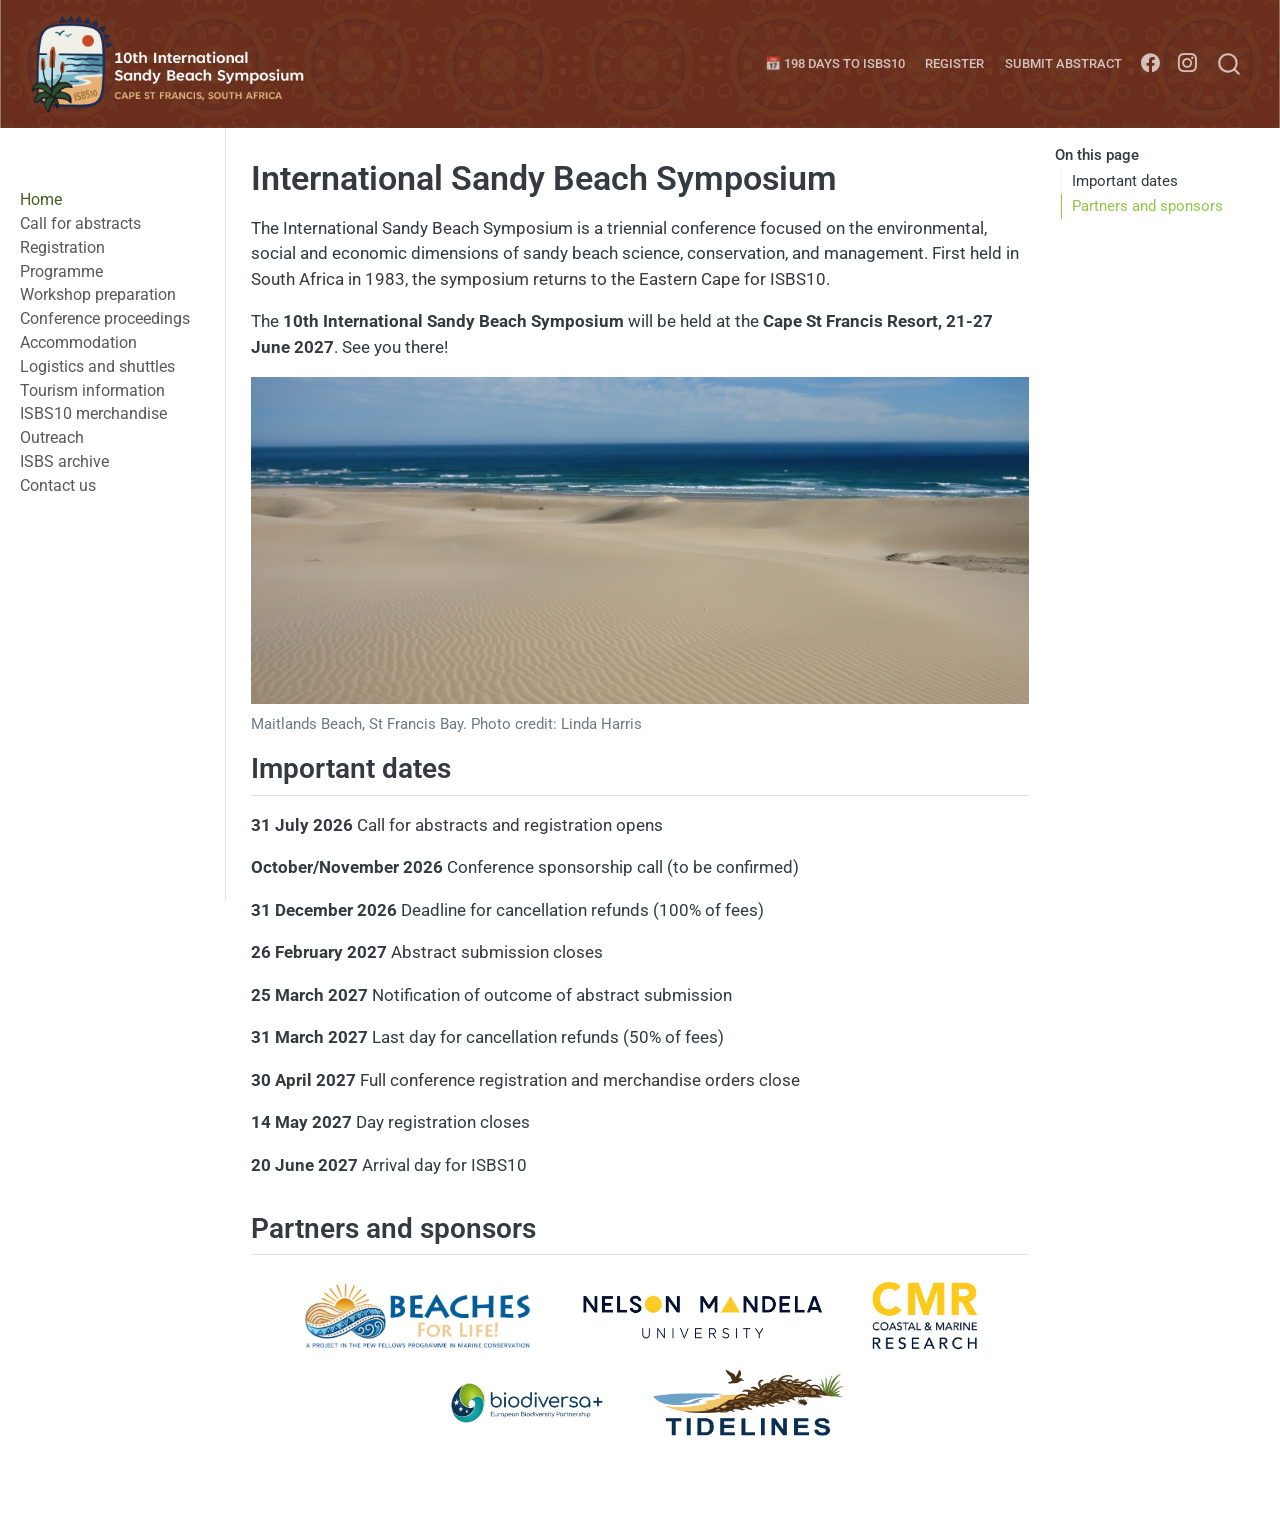
<file: docs/index.html>
<!DOCTYPE html>
<html xmlns="http://www.w3.org/1999/xhtml" lang="en" xml:lang="en"><head>

<meta charset="utf-8">
<meta name="generator" content="quarto-1.9.38">

<meta name="viewport" content="width=device-width, initial-scale=1.0, user-scalable=yes">


<title>International Sandy Beach Symposium</title>
<style>
/* Default styles provided by pandoc.
** See https://pandoc.org/MANUAL.html#variables-for-html for config info.
*/
code{white-space: pre-wrap;}
span.smallcaps{font-variant: small-caps;}
div.columns{display: flex; gap: min(4vw, 1.5em);}
div.column{flex: auto; overflow-x: auto;}
div.hanging-indent{margin-left: 1.5em; text-indent: -1.5em;}
ul.task-list{list-style: none;}
ul.task-list li input[type="checkbox"] {
  width: 0.8em;
  margin: 0 0.8em 0.2em -1em; /* quarto-specific, see https://github.com/quarto-dev/quarto-cli/issues/4556 */ 
  vertical-align: middle;
}
</style>


<script src="site_libs/quarto-nav/quarto-nav.js"></script>
<script src="site_libs/clipboard/clipboard.min.js"></script>
<script src="site_libs/quarto-search/autocomplete.umd.js"></script>
<script src="site_libs/quarto-search/fuse.min.js"></script>
<script src="site_libs/quarto-search/quarto-search.js"></script>
<meta name="quarto:offset" content="./">
<script src="site_libs/quarto-html/quarto.js" type="module"></script>
<script src="site_libs/quarto-html/tabsets/tabsets.js" type="module"></script>
<script src="site_libs/quarto-html/popper.min.js"></script>
<script src="site_libs/quarto-html/tippy.umd.min.js"></script>
<script src="site_libs/quarto-html/anchor.min.js"></script>
<link href="site_libs/quarto-html/tippy.css" rel="stylesheet">
<link href="site_libs/quarto-html/quarto-syntax-highlighting-15634bcf2e68342d4ad2dfa704d543f6.css" rel="stylesheet" id="quarto-text-highlighting-styles">
<script src="site_libs/bootstrap/bootstrap.min.js"></script>
<link href="site_libs/bootstrap/bootstrap-icons.css" rel="stylesheet">
<link href="site_libs/bootstrap/bootstrap-04c440276c462db59ac3082505e47b46.min.css" rel="stylesheet" append-hash="true" id="quarto-bootstrap" data-mode="light">
<script id="quarto-search-options" type="application/json">{
  "location": "navbar",
  "copy-button": false,
  "collapse-after": 3,
  "panel-placement": "end",
  "type": "overlay",
  "limit": 50,
  "keyboard-shortcut": [
    "f",
    "/",
    "s"
  ],
  "show-item-context": false,
  "language": {
    "search-no-results-text": "No results",
    "search-matching-documents-text": "matching documents",
    "search-copy-link-title": "Copy link to search",
    "search-hide-matches-text": "Hide additional matches",
    "search-more-match-text": "more match in this document",
    "search-more-matches-text": "more matches in this document",
    "search-clear-button-title": "Clear",
    "search-text-placeholder": "",
    "search-detached-cancel-button-title": "Cancel",
    "search-submit-button-title": "Submit",
    "search-label": "Search"
  }
}</script>
<script defer="" src="countdown.js"></script>


<link rel="stylesheet" href="styles.css">
</head>

<body class="nav-sidebar docked nav-fixed quarto-light">

<div id="quarto-search-results"></div>
  <header id="quarto-header" class="headroom fixed-top">
    <nav class="navbar navbar-expand-lg " data-bs-theme="dark">
      <div class="navbar-container container-fluid">
      <div class="navbar-brand-container mx-auto">
    <a href="./index.html" class="navbar-brand navbar-brand-logo">
    <img src="./imgs/isbs10logo_lr.png" alt="" class="navbar-logo light-content">
    <img src="./imgs/isbs10logo_lr.png" alt="" class="navbar-logo dark-content">
    </a>
  </div>
            <div id="quarto-search" class="" title="Search"></div>
          <button class="navbar-toggler" type="button" data-bs-toggle="collapse" data-bs-target="#navbarCollapse" aria-controls="navbarCollapse" role="menu" aria-expanded="false" aria-label="Toggle navigation" onclick="if (window.quartoToggleHeadroom) { window.quartoToggleHeadroom(); }">
  <span class="navbar-toggler-icon"></span>
</button>
          <div class="collapse navbar-collapse" id="navbarCollapse">
            <ul class="navbar-nav navbar-nav-scroll ms-auto">
  <li class="nav-item">
    <a class="nav-link" href="https://easternsun.eventsair.com/2027-sandy-beach-symposium/isbs10---delegate-registration-form/Site/Register" target="_blank"> 
<span class="menu-text">Register</span></a>
  </li>  
  <li class="nav-item">
    <a class="nav-link" href="https://easternsun.eventsair.com/2027-sandy-beach-symposium/call-for-abstracts" target="_blank"> 
<span class="menu-text">Submit abstract</span></a>
  </li>  
  <li class="nav-item compact">
    <a class="nav-link" href="https://www.facebook.com/beachscience/"> <i class="bi bi-facebook" role="img">
</i> 
<span class="menu-text"></span></a>
  </li>  
  <li class="nav-item compact">
    <a class="nav-link" href="https://www.instagram.com/sandybeachscience"> <i class="bi bi-instagram" role="img">
</i> 
<span class="menu-text"></span></a>
  </li>  
</ul>
          </div> <!-- /navcollapse -->
            <div class="quarto-navbar-tools">
</div>
      </div> <!-- /container-fluid -->
    </nav>
  <nav class="quarto-secondary-nav">
    <div class="container-fluid d-flex">
      <button type="button" class="quarto-btn-toggle btn" data-bs-toggle="collapse" role="button" data-bs-target=".quarto-sidebar-collapse-item" aria-controls="quarto-sidebar" aria-expanded="false" aria-label="Toggle sidebar navigation" onclick="if (window.quartoToggleHeadroom) { window.quartoToggleHeadroom(); }">
        <i class="bi bi-layout-text-sidebar-reverse"></i>
      </button>
        <nav class="quarto-page-breadcrumbs" aria-label="breadcrumb"><ol class="breadcrumb"><li class="breadcrumb-item"><a href="./index.html">Home</a></li></ol></nav>
        <a class="flex-grow-1" role="navigation" data-bs-toggle="collapse" data-bs-target=".quarto-sidebar-collapse-item" aria-controls="quarto-sidebar" aria-expanded="false" aria-label="Toggle sidebar navigation" onclick="if (window.quartoToggleHeadroom) { window.quartoToggleHeadroom(); }">      
        </a>
      <button type="button" class="btn quarto-search-button" aria-label="Search" onclick="window.quartoOpenSearch();">
        <i class="bi bi-search"></i>
      </button>
    </div>
  </nav>
</header>
<!-- content -->
<div id="quarto-content" class="quarto-container page-columns page-rows-contents page-layout-article page-navbar">
<!-- sidebar -->
  <nav id="quarto-sidebar" class="sidebar collapse collapse-horizontal quarto-sidebar-collapse-item sidebar-navigation docked overflow-auto">
        <div class="mt-2 flex-shrink-0 align-items-center">
        <div class="sidebar-search">
        <div id="quarto-search" class="" title="Search"></div>
        </div>
        </div>
    <div class="sidebar-menu-container"> 
    <ul class="list-unstyled mt-1">
        <li class="sidebar-item">
  <div class="sidebar-item-container"> 
  <a href="./index.html" class="sidebar-item-text sidebar-link active">
 <span class="menu-text">Home</span></a>
  </div>
</li>
        <li class="sidebar-item">
  <div class="sidebar-item-container"> 
  <a href="./callforabstracts.html" class="sidebar-item-text sidebar-link">
 <span class="menu-text">Call for abstracts</span></a>
  </div>
</li>
        <li class="sidebar-item">
  <div class="sidebar-item-container"> 
  <a href="./registration.html" class="sidebar-item-text sidebar-link">
 <span class="menu-text">Registration</span></a>
  </div>
</li>
        <li class="sidebar-item">
  <div class="sidebar-item-container"> 
  <a href="./programme.html" class="sidebar-item-text sidebar-link">
 <span class="menu-text">Programme</span></a>
  </div>
</li>
        <li class="sidebar-item">
  <div class="sidebar-item-container"> 
  <a href="./workshopprep.html" class="sidebar-item-text sidebar-link">
 <span class="menu-text">Workshop preparation</span></a>
  </div>
</li>
        <li class="sidebar-item">
  <div class="sidebar-item-container"> 
  <a href="./proceedings.html" class="sidebar-item-text sidebar-link">
 <span class="menu-text">Conference proceedings</span></a>
  </div>
</li>
        <li class="sidebar-item">
  <div class="sidebar-item-container"> 
  <a href="./accommodation.html" class="sidebar-item-text sidebar-link">
 <span class="menu-text">Accommodation</span></a>
  </div>
</li>
        <li class="sidebar-item">
  <div class="sidebar-item-container"> 
  <a href="./logistics.html" class="sidebar-item-text sidebar-link">
 <span class="menu-text">Logistics and shuttles</span></a>
  </div>
</li>
        <li class="sidebar-item">
  <div class="sidebar-item-container"> 
  <a href="./tourism.html" class="sidebar-item-text sidebar-link">
 <span class="menu-text">Tourism information</span></a>
  </div>
</li>
        <li class="sidebar-item">
  <div class="sidebar-item-container"> 
  <a href="./merchandise.html" class="sidebar-item-text sidebar-link">
 <span class="menu-text">ISBS10 merchandise</span></a>
  </div>
</li>
        <li class="sidebar-item">
  <div class="sidebar-item-container"> 
  <a href="./outreach.html" class="sidebar-item-text sidebar-link">
 <span class="menu-text">Outreach</span></a>
  </div>
</li>
        <li class="sidebar-item">
  <div class="sidebar-item-container"> 
  <a href="./isbsarchive.html" class="sidebar-item-text sidebar-link">
 <span class="menu-text">ISBS archive</span></a>
  </div>
</li>
        <li class="sidebar-item">
  <div class="sidebar-item-container"> 
  <a href="./contactus.html" class="sidebar-item-text sidebar-link">
 <span class="menu-text">Contact us</span></a>
  </div>
</li>
    </ul>
    </div>
</nav>
<div id="quarto-sidebar-glass" class="quarto-sidebar-collapse-item" data-bs-toggle="collapse" data-bs-target=".quarto-sidebar-collapse-item"></div>
<!-- margin-sidebar -->
    <div id="quarto-margin-sidebar" class="sidebar margin-sidebar">
        <nav id="TOC" role="doc-toc" class="toc-active">
    <h2 id="toc-title">On this page</h2>
   
  <ul>
  <li><a href="#important-dates" id="toc-important-dates" class="nav-link active" data-scroll-target="#important-dates">Important dates</a></li>
  <li><a href="#partners-and-sponsors" id="toc-partners-and-sponsors" class="nav-link" data-scroll-target="#partners-and-sponsors">Partners and sponsors</a></li>
  </ul>
</nav>
    </div>
<!-- main -->
<main class="content" id="quarto-document-content">

<header id="title-block-header" class="quarto-title-block default">
<div class="quarto-title">
<h1 class="title">International Sandy Beach Symposium</h1>
</div>



<div class="quarto-title-meta">

    
  
    
  </div>
  


</header>


<p>The International Sandy Beach Symposium is a triennial conference focused on the environmental, social and economic dimensions of sandy beach science, conservation, and management. First held in South Africa in 1983, the symposium returns to the Eastern Cape for ISBS10.</p>
<p>The <strong>10th International Sandy Beach Symposium</strong> will be held at the <strong>Cape St Francis Resort, 21-27 June 2027</strong>. See you there!</p>
<div class="quarto-figure quarto-figure-center">
<figure class="figure">
<p><img src="imgs/maitlands.png" class="img-fluid figure-img" style="width:100.0%"></p>
<figcaption>Maitlands Beach, St Francis Bay. Photo credit: Linda Harris</figcaption>
</figure>
</div>
<section id="important-dates" class="level2">
<h2 class="anchored" data-anchor-id="important-dates">Important dates</h2>
<p><strong>31 July 2026</strong> Call for abstracts and registration opens</p>
<p><strong>October/November 2026</strong> Conference sponsorship call (to be confirmed)</p>
<p><strong>31 December 2026</strong> Deadline for cancellation refunds (100% of fees)</p>
<p><strong>26 February 2027</strong> Abstract submission closes</p>
<p><strong>25 March 2027</strong> Notification of outcome of abstract submission</p>
<p><strong>31 March 2027</strong> Last day for cancellation refunds (50% of fees)</p>
<p><strong>30 April 2027</strong> Full conference registration and merchandise orders close</p>
<p><strong>14 May 2027</strong> Day registration closes</p>
<p><strong>20 June 2027</strong> Arrival day for ISBS10</p>
</section>
<section id="partners-and-sponsors" class="level2">
<h2 class="anchored" data-anchor-id="partners-and-sponsors">Partners and sponsors</h2>
<div style="display:flex; flex-wrap:wrap; justify-content:center; align-items:center;">

  <div style="margin:0.5rem 1rem;">
    <a href="https://sandybeachscience.org/beachesforlife/bfl_home.html" target="_blank">
      <img src="imgs/BFL_logo.png" height="70">
    </a>
  </div>

  <div style="margin:0.5rem 1rem;">
    <a href="https://www.mandela.ac.za/" target="_blank">
      <img src="imgs/mandelauni.png" height="70">
    </a>
  </div>

  <div style="margin:0.5rem 1rem;">
    <a href="https://cmr.mandela.ac.za/" target="_blank">
      <img src="imgs/cmr.jpg" height="70">
    </a>
  </div>

</div>
<div style="display:flex; flex-wrap:wrap; justify-content:center; align-items:center;">

  <div style="margin:0.5rem 1rem;">
    <a href="https://www.biodiversa.eu/2026/04/03/tidelines/" target="_blank">
      <img src="imgs/Biodiversa.jpg" height="70">
    </a>
  </div>

  <div style="margin:0.5rem 1rem;">
    <a href="https://www.biodiversa.eu/2026/04/03/tidelines/" target="_blank">
      <img src="imgs/TIDELINES.png" height="70">
    </a>
  </div>

</div>


</section>

</main> <!-- /main -->
<script id="quarto-html-after-body" type="application/javascript">
  window.document.addEventListener("DOMContentLoaded", function (event) {
    const icon = "";
    const anchorJS = new window.AnchorJS();
    anchorJS.options = {
      placement: 'right',
      icon: icon
    };
    anchorJS.add('.anchored');
    const isCodeAnnotation = (el) => {
      for (const clz of el.classList) {
        if (clz.startsWith('code-annotation-')) {                     
          return true;
        }
      }
      return false;
    }
    const onCopySuccess = function(e) {
      // button target
      const button = e.trigger;
      // don't keep focus
      button.blur();
      // flash "checked"
      button.classList.add('code-copy-button-checked');
      var currentTitle = button.getAttribute("title");
      button.setAttribute("title", "Copied!");
      let tooltip;
      if (window.bootstrap) {
        button.setAttribute("data-bs-toggle", "tooltip");
        button.setAttribute("data-bs-placement", "left");
        button.setAttribute("data-bs-title", "Copied!");
        tooltip = new bootstrap.Tooltip(button, 
          { trigger: "manual", 
            customClass: "code-copy-button-tooltip",
            offset: [0, -8]});
        tooltip.show();    
      }
      setTimeout(function() {
        if (tooltip) {
          tooltip.hide();
          button.removeAttribute("data-bs-title");
          button.removeAttribute("data-bs-toggle");
          button.removeAttribute("data-bs-placement");
        }
        button.setAttribute("title", currentTitle);
        button.classList.remove('code-copy-button-checked');
      }, 1000);
      // clear code selection
      e.clearSelection();
    }
    const getTextToCopy = function(trigger) {
      const outerScaffold = trigger.parentElement.cloneNode(true);
      const codeEl = outerScaffold.querySelector('code');
      for (const childEl of codeEl.children) {
        if (isCodeAnnotation(childEl)) {
          childEl.remove();
        }
      }
      return codeEl.innerText;
    }
    const clipboard = new window.ClipboardJS('.code-copy-button:not([data-in-quarto-modal])', {
      text: getTextToCopy
    });
    clipboard.on('success', onCopySuccess);
    if (window.document.getElementById('quarto-embedded-source-code-modal')) {
      const clipboardModal = new window.ClipboardJS('.code-copy-button[data-in-quarto-modal]', {
        text: getTextToCopy,
        container: window.document.getElementById('quarto-embedded-source-code-modal')
      });
      clipboardModal.on('success', onCopySuccess);
    }
      var localhostRegex = new RegExp(/^(?:http|https):\/\/localhost\:?[0-9]*\//);
      var mailtoRegex = new RegExp(/^mailto:/);
        var filterRegex = new RegExp('/' + window.location.host + '/');
      var isInternal = (href) => {
          return filterRegex.test(href) || localhostRegex.test(href) || mailtoRegex.test(href);
      }
      // Inspect non-navigation links and adorn them if external
     var links = window.document.querySelectorAll('a[href]:not(.nav-link):not(.navbar-brand):not(.toc-action):not(.sidebar-link):not(.sidebar-item-toggle):not(.pagination-link):not(.no-external):not([aria-hidden]):not(.dropdown-item):not(.quarto-navigation-tool):not(.about-link)');
      for (var i=0; i<links.length; i++) {
        const link = links[i];
        if (!isInternal(link.href)) {
          // undo the damage that might have been done by quarto-nav.js in the case of
          // links that we want to consider external
          if (link.dataset.originalHref !== undefined) {
            link.href = link.dataset.originalHref;
          }
        }
      }
    function tippyHover(el, contentFn, onTriggerFn, onUntriggerFn) {
      const config = {
        allowHTML: true,
        maxWidth: 500,
        delay: 100,
        arrow: false,
        appendTo: function(el) {
            return el.parentElement;
        },
        interactive: true,
        interactiveBorder: 10,
        theme: 'quarto',
        placement: 'bottom-start',
      };
      if (contentFn) {
        config.content = contentFn;
      }
      if (onTriggerFn) {
        config.onTrigger = onTriggerFn;
      }
      if (onUntriggerFn) {
        config.onUntrigger = onUntriggerFn;
      }
      window.tippy(el, config); 
    }
    const noterefs = window.document.querySelectorAll('a[role="doc-noteref"]');
    for (var i=0; i<noterefs.length; i++) {
      const ref = noterefs[i];
      tippyHover(ref, function() {
        // use id or data attribute instead here
        let href = ref.getAttribute('data-footnote-href') || ref.getAttribute('href');
        try { href = new URL(href).hash; } catch {}
        const id = href.replace(/^#\/?/, "");
        const note = window.document.getElementById(id);
        if (note) {
          return note.innerHTML;
        } else {
          return "";
        }
      });
    }
    const xrefs = window.document.querySelectorAll('a.quarto-xref');
    const processXRef = (id, note) => {
      // Strip column container classes
      const stripColumnClz = (el) => {
        el.classList.remove("page-full", "page-columns");
        if (el.children) {
          for (const child of el.children) {
            stripColumnClz(child);
          }
        }
      }
      stripColumnClz(note)
      if (id === null || id.startsWith('sec-')) {
        // Special case sections, only their first couple elements
        const container = document.createElement("div");
        if (note.children && note.children.length > 2) {
          container.appendChild(note.children[0].cloneNode(true));
          for (let i = 1; i < note.children.length; i++) {
            const child = note.children[i];
            if (child.tagName === "P" && child.innerText === "") {
              continue;
            } else {
              container.appendChild(child.cloneNode(true));
              break;
            }
          }
          if (window.Quarto?.typesetMath) {
            window.Quarto.typesetMath(container);
          }
          return container.innerHTML
        } else {
          if (window.Quarto?.typesetMath) {
            window.Quarto.typesetMath(note);
          }
          return note.innerHTML;
        }
      } else {
        // Remove any anchor links if they are present
        const anchorLink = note.querySelector('a.anchorjs-link');
        if (anchorLink) {
          anchorLink.remove();
        }
        if (window.Quarto?.typesetMath) {
          window.Quarto.typesetMath(note);
        }
        if (note.classList.contains("callout")) {
          return note.outerHTML;
        } else {
          return note.innerHTML;
        }
      }
    }
    for (var i=0; i<xrefs.length; i++) {
      const xref = xrefs[i];
      tippyHover(xref, undefined, function(instance) {
        instance.disable();
        let url = xref.getAttribute('href');
        let hash = undefined; 
        if (url.startsWith('#')) {
          hash = url;
        } else {
          try { hash = new URL(url).hash; } catch {}
        }
        if (hash) {
          const id = hash.replace(/^#\/?/, "");
          const note = window.document.getElementById(id);
          if (note !== null) {
            try {
              const html = processXRef(id, note.cloneNode(true));
              instance.setContent(html);
            } finally {
              instance.enable();
              instance.show();
            }
          } else {
            // See if we can fetch this
            fetch(url.split('#')[0])
            .then(res => res.text())
            .then(html => {
              const parser = new DOMParser();
              const htmlDoc = parser.parseFromString(html, "text/html");
              const note = htmlDoc.getElementById(id);
              if (note !== null) {
                const html = processXRef(id, note);
                instance.setContent(html);
              } 
            }).finally(() => {
              instance.enable();
              instance.show();
            });
          }
        } else {
          // See if we can fetch a full url (with no hash to target)
          // This is a special case and we should probably do some content thinning / targeting
          fetch(url)
          .then(res => res.text())
          .then(html => {
            const parser = new DOMParser();
            const htmlDoc = parser.parseFromString(html, "text/html");
            const note = htmlDoc.querySelector('main.content');
            if (note !== null) {
              // This should only happen for chapter cross references
              // (since there is no id in the URL)
              // remove the first header
              if (note.children.length > 0 && note.children[0].tagName === "HEADER") {
                note.children[0].remove();
              }
              const html = processXRef(null, note);
              instance.setContent(html);
            } 
          }).finally(() => {
            instance.enable();
            instance.show();
          });
        }
      }, function(instance) {
      });
    }
        let selectedAnnoteEl;
        const selectorForAnnotation = ( cell, annotation) => {
          let cellAttr = 'data-code-cell="' + cell + '"';
          let lineAttr = 'data-code-annotation="' +  annotation + '"';
          const selector = 'span[' + cellAttr + '][' + lineAttr + ']';
          return selector;
        }
        const selectCodeLines = (annoteEl) => {
          const doc = window.document;
          const targetCell = annoteEl.getAttribute("data-target-cell");
          const targetAnnotation = annoteEl.getAttribute("data-target-annotation");
          const annoteSpan = window.document.querySelector(selectorForAnnotation(targetCell, targetAnnotation));
          const lines = annoteSpan.getAttribute("data-code-lines").split(",");
          const lineIds = lines.map((line) => {
            return targetCell + "-" + line;
          })
          let top = null;
          let height = null;
          let parent = null;
          if (lineIds.length > 0) {
              //compute the position of the single el (top and bottom and make a div)
              const el = window.document.getElementById(lineIds[0]);
              top = el.offsetTop;
              height = el.offsetHeight;
              parent = el.parentElement.parentElement;
            if (lineIds.length > 1) {
              const lastEl = window.document.getElementById(lineIds[lineIds.length - 1]);
              const bottom = lastEl.offsetTop + lastEl.offsetHeight;
              height = bottom - top;
            }
            if (top !== null && height !== null && parent !== null) {
              // cook up a div (if necessary) and position it 
              let div = window.document.getElementById("code-annotation-line-highlight");
              if (div === null) {
                div = window.document.createElement("div");
                div.setAttribute("id", "code-annotation-line-highlight");
                div.style.position = 'absolute';
                parent.appendChild(div);
              }
              div.style.top = top - 2 + "px";
              div.style.height = height + 4 + "px";
              div.style.left = 0;
              let gutterDiv = window.document.getElementById("code-annotation-line-highlight-gutter");
              if (gutterDiv === null) {
                gutterDiv = window.document.createElement("div");
                gutterDiv.setAttribute("id", "code-annotation-line-highlight-gutter");
                gutterDiv.style.position = 'absolute';
                const codeCell = window.document.getElementById(targetCell);
                const gutter = codeCell.querySelector('.code-annotation-gutter');
                gutter.appendChild(gutterDiv);
              }
              gutterDiv.style.top = top - 2 + "px";
              gutterDiv.style.height = height + 4 + "px";
            }
            selectedAnnoteEl = annoteEl;
          }
        };
        const unselectCodeLines = () => {
          const elementsIds = ["code-annotation-line-highlight", "code-annotation-line-highlight-gutter"];
          elementsIds.forEach((elId) => {
            const div = window.document.getElementById(elId);
            if (div) {
              div.remove();
            }
          });
          selectedAnnoteEl = undefined;
        };
          // Handle positioning of the toggle
      window.addEventListener(
        "resize",
        throttle(() => {
          elRect = undefined;
          if (selectedAnnoteEl) {
            selectCodeLines(selectedAnnoteEl);
          }
        }, 10)
      );
      function throttle(fn, ms) {
      let throttle = false;
      let timer;
        return (...args) => {
          if(!throttle) { // first call gets through
              fn.apply(this, args);
              throttle = true;
          } else { // all the others get throttled
              if(timer) clearTimeout(timer); // cancel #2
              timer = setTimeout(() => {
                fn.apply(this, args);
                timer = throttle = false;
              }, ms);
          }
        };
      }
        // Attach click handler to the DT
        const annoteDls = window.document.querySelectorAll('dt[data-target-cell]');
        for (const annoteDlNode of annoteDls) {
          annoteDlNode.addEventListener('click', (event) => {
            const clickedEl = event.target;
            if (clickedEl !== selectedAnnoteEl) {
              unselectCodeLines();
              const activeEl = window.document.querySelector('dt[data-target-cell].code-annotation-active');
              if (activeEl) {
                activeEl.classList.remove('code-annotation-active');
              }
              selectCodeLines(clickedEl);
              clickedEl.classList.add('code-annotation-active');
            } else {
              // Unselect the line
              unselectCodeLines();
              clickedEl.classList.remove('code-annotation-active');
            }
          });
        }
    const findCites = (el) => {
      const parentEl = el.parentElement;
      if (parentEl) {
        const cites = parentEl.dataset.cites;
        if (cites) {
          return {
            el,
            cites: cites.split(' ')
          };
        } else {
          return findCites(el.parentElement)
        }
      } else {
        return undefined;
      }
    };
    var bibliorefs = window.document.querySelectorAll('a[role="doc-biblioref"]');
    for (var i=0; i<bibliorefs.length; i++) {
      const ref = bibliorefs[i];
      const citeInfo = findCites(ref);
      if (citeInfo) {
        tippyHover(citeInfo.el, function() {
          var popup = window.document.createElement('div');
          citeInfo.cites.forEach(function(cite) {
            var citeDiv = window.document.createElement('div');
            citeDiv.classList.add('hanging-indent');
            citeDiv.classList.add('csl-entry');
            var biblioDiv = window.document.getElementById('ref-' + cite);
            if (biblioDiv) {
              citeDiv.innerHTML = biblioDiv.innerHTML;
            }
            popup.appendChild(citeDiv);
          });
          return popup.innerHTML;
        });
      }
    }
  });
  </script>
</div> <!-- /content -->




</body></html>
</file>
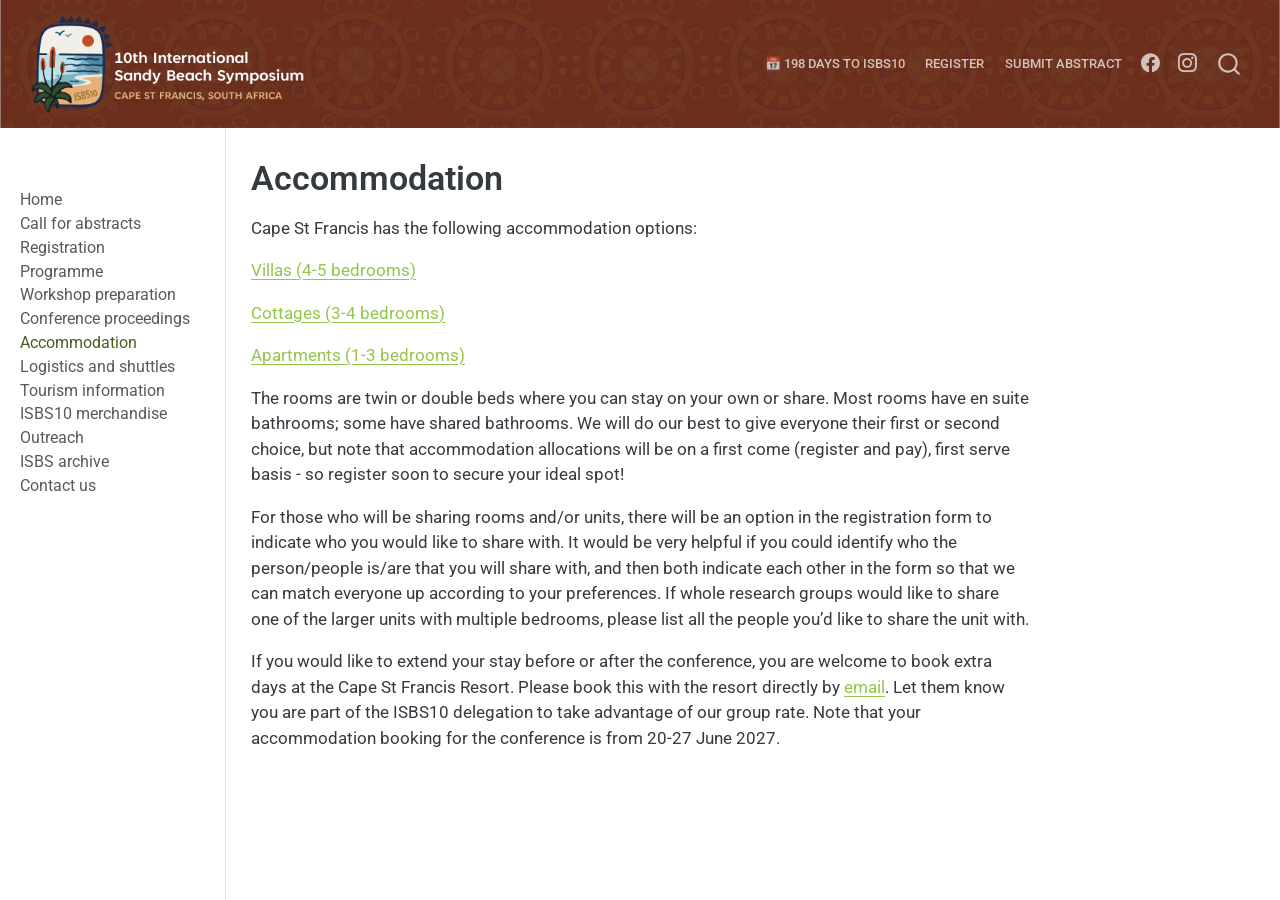
<file: docs/accommodation.html>
<!DOCTYPE html>
<html xmlns="http://www.w3.org/1999/xhtml" lang="en" xml:lang="en"><head>

<meta charset="utf-8">
<meta name="generator" content="quarto-1.9.38">

<meta name="viewport" content="width=device-width, initial-scale=1.0, user-scalable=yes">


<title>Accommodation</title>
<style>
/* Default styles provided by pandoc.
** See https://pandoc.org/MANUAL.html#variables-for-html for config info.
*/
code{white-space: pre-wrap;}
span.smallcaps{font-variant: small-caps;}
div.columns{display: flex; gap: min(4vw, 1.5em);}
div.column{flex: auto; overflow-x: auto;}
div.hanging-indent{margin-left: 1.5em; text-indent: -1.5em;}
ul.task-list{list-style: none;}
ul.task-list li input[type="checkbox"] {
  width: 0.8em;
  margin: 0 0.8em 0.2em -1em; /* quarto-specific, see https://github.com/quarto-dev/quarto-cli/issues/4556 */ 
  vertical-align: middle;
}
</style>


<script src="site_libs/quarto-nav/quarto-nav.js"></script>
<script src="site_libs/clipboard/clipboard.min.js"></script>
<script src="site_libs/quarto-search/autocomplete.umd.js"></script>
<script src="site_libs/quarto-search/fuse.min.js"></script>
<script src="site_libs/quarto-search/quarto-search.js"></script>
<meta name="quarto:offset" content="./">
<script src="site_libs/quarto-html/quarto.js" type="module"></script>
<script src="site_libs/quarto-html/tabsets/tabsets.js" type="module"></script>
<script src="site_libs/quarto-html/popper.min.js"></script>
<script src="site_libs/quarto-html/tippy.umd.min.js"></script>
<script src="site_libs/quarto-html/anchor.min.js"></script>
<link href="site_libs/quarto-html/tippy.css" rel="stylesheet">
<link href="site_libs/quarto-html/quarto-syntax-highlighting-15634bcf2e68342d4ad2dfa704d543f6.css" rel="stylesheet" id="quarto-text-highlighting-styles">
<script src="site_libs/bootstrap/bootstrap.min.js"></script>
<link href="site_libs/bootstrap/bootstrap-icons.css" rel="stylesheet">
<link href="site_libs/bootstrap/bootstrap-04c440276c462db59ac3082505e47b46.min.css" rel="stylesheet" append-hash="true" id="quarto-bootstrap" data-mode="light">
<script id="quarto-search-options" type="application/json">{
  "location": "navbar",
  "copy-button": false,
  "collapse-after": 3,
  "panel-placement": "end",
  "type": "overlay",
  "limit": 50,
  "keyboard-shortcut": [
    "f",
    "/",
    "s"
  ],
  "show-item-context": false,
  "language": {
    "search-no-results-text": "No results",
    "search-matching-documents-text": "matching documents",
    "search-copy-link-title": "Copy link to search",
    "search-hide-matches-text": "Hide additional matches",
    "search-more-match-text": "more match in this document",
    "search-more-matches-text": "more matches in this document",
    "search-clear-button-title": "Clear",
    "search-text-placeholder": "",
    "search-detached-cancel-button-title": "Cancel",
    "search-submit-button-title": "Submit",
    "search-label": "Search"
  }
}</script>
<script defer="" src="countdown.js"></script>


<link rel="stylesheet" href="styles.css">
</head>

<body class="nav-sidebar docked nav-fixed quarto-light">

<div id="quarto-search-results"></div>
  <header id="quarto-header" class="headroom fixed-top">
    <nav class="navbar navbar-expand-lg " data-bs-theme="dark">
      <div class="navbar-container container-fluid">
      <div class="navbar-brand-container mx-auto">
    <a href="./index.html" class="navbar-brand navbar-brand-logo">
    <img src="./imgs/isbs10logo_lr.png" alt="" class="navbar-logo light-content">
    <img src="./imgs/isbs10logo_lr.png" alt="" class="navbar-logo dark-content">
    </a>
  </div>
            <div id="quarto-search" class="" title="Search"></div>
          <button class="navbar-toggler" type="button" data-bs-toggle="collapse" data-bs-target="#navbarCollapse" aria-controls="navbarCollapse" role="menu" aria-expanded="false" aria-label="Toggle navigation" onclick="if (window.quartoToggleHeadroom) { window.quartoToggleHeadroom(); }">
  <span class="navbar-toggler-icon"></span>
</button>
          <div class="collapse navbar-collapse" id="navbarCollapse">
            <ul class="navbar-nav navbar-nav-scroll ms-auto">
  <li class="nav-item">
    <a class="nav-link" href="https://easternsun.eventsair.com/2027-sandy-beach-symposium/isbs10---delegate-registration-form/Site/Register" target="_blank"> 
<span class="menu-text">Register</span></a>
  </li>  
  <li class="nav-item">
    <a class="nav-link" href="https://easternsun.eventsair.com/2027-sandy-beach-symposium/call-for-abstracts" target="_blank"> 
<span class="menu-text">Submit abstract</span></a>
  </li>  
  <li class="nav-item compact">
    <a class="nav-link" href="https://www.facebook.com/beachscience/"> <i class="bi bi-facebook" role="img">
</i> 
<span class="menu-text"></span></a>
  </li>  
  <li class="nav-item compact">
    <a class="nav-link" href="https://www.instagram.com/sandybeachscience"> <i class="bi bi-instagram" role="img">
</i> 
<span class="menu-text"></span></a>
  </li>  
</ul>
          </div> <!-- /navcollapse -->
            <div class="quarto-navbar-tools">
</div>
      </div> <!-- /container-fluid -->
    </nav>
  <nav class="quarto-secondary-nav">
    <div class="container-fluid d-flex">
      <button type="button" class="quarto-btn-toggle btn" data-bs-toggle="collapse" role="button" data-bs-target=".quarto-sidebar-collapse-item" aria-controls="quarto-sidebar" aria-expanded="false" aria-label="Toggle sidebar navigation" onclick="if (window.quartoToggleHeadroom) { window.quartoToggleHeadroom(); }">
        <i class="bi bi-layout-text-sidebar-reverse"></i>
      </button>
        <nav class="quarto-page-breadcrumbs" aria-label="breadcrumb"><ol class="breadcrumb"><li class="breadcrumb-item"><a href="./accommodation.html">Accommodation</a></li></ol></nav>
        <a class="flex-grow-1" role="navigation" data-bs-toggle="collapse" data-bs-target=".quarto-sidebar-collapse-item" aria-controls="quarto-sidebar" aria-expanded="false" aria-label="Toggle sidebar navigation" onclick="if (window.quartoToggleHeadroom) { window.quartoToggleHeadroom(); }">      
        </a>
      <button type="button" class="btn quarto-search-button" aria-label="Search" onclick="window.quartoOpenSearch();">
        <i class="bi bi-search"></i>
      </button>
    </div>
  </nav>
</header>
<!-- content -->
<div id="quarto-content" class="quarto-container page-columns page-rows-contents page-layout-article page-navbar">
<!-- sidebar -->
  <nav id="quarto-sidebar" class="sidebar collapse collapse-horizontal quarto-sidebar-collapse-item sidebar-navigation docked overflow-auto">
        <div class="mt-2 flex-shrink-0 align-items-center">
        <div class="sidebar-search">
        <div id="quarto-search" class="" title="Search"></div>
        </div>
        </div>
    <div class="sidebar-menu-container"> 
    <ul class="list-unstyled mt-1">
        <li class="sidebar-item">
  <div class="sidebar-item-container"> 
  <a href="./index.html" class="sidebar-item-text sidebar-link">
 <span class="menu-text">Home</span></a>
  </div>
</li>
        <li class="sidebar-item">
  <div class="sidebar-item-container"> 
  <a href="./callforabstracts.html" class="sidebar-item-text sidebar-link">
 <span class="menu-text">Call for abstracts</span></a>
  </div>
</li>
        <li class="sidebar-item">
  <div class="sidebar-item-container"> 
  <a href="./registration.html" class="sidebar-item-text sidebar-link">
 <span class="menu-text">Registration</span></a>
  </div>
</li>
        <li class="sidebar-item">
  <div class="sidebar-item-container"> 
  <a href="./programme.html" class="sidebar-item-text sidebar-link">
 <span class="menu-text">Programme</span></a>
  </div>
</li>
        <li class="sidebar-item">
  <div class="sidebar-item-container"> 
  <a href="./workshopprep.html" class="sidebar-item-text sidebar-link">
 <span class="menu-text">Workshop preparation</span></a>
  </div>
</li>
        <li class="sidebar-item">
  <div class="sidebar-item-container"> 
  <a href="./proceedings.html" class="sidebar-item-text sidebar-link">
 <span class="menu-text">Conference proceedings</span></a>
  </div>
</li>
        <li class="sidebar-item">
  <div class="sidebar-item-container"> 
  <a href="./accommodation.html" class="sidebar-item-text sidebar-link active">
 <span class="menu-text">Accommodation</span></a>
  </div>
</li>
        <li class="sidebar-item">
  <div class="sidebar-item-container"> 
  <a href="./logistics.html" class="sidebar-item-text sidebar-link">
 <span class="menu-text">Logistics and shuttles</span></a>
  </div>
</li>
        <li class="sidebar-item">
  <div class="sidebar-item-container"> 
  <a href="./tourism.html" class="sidebar-item-text sidebar-link">
 <span class="menu-text">Tourism information</span></a>
  </div>
</li>
        <li class="sidebar-item">
  <div class="sidebar-item-container"> 
  <a href="./merchandise.html" class="sidebar-item-text sidebar-link">
 <span class="menu-text">ISBS10 merchandise</span></a>
  </div>
</li>
        <li class="sidebar-item">
  <div class="sidebar-item-container"> 
  <a href="./outreach.html" class="sidebar-item-text sidebar-link">
 <span class="menu-text">Outreach</span></a>
  </div>
</li>
        <li class="sidebar-item">
  <div class="sidebar-item-container"> 
  <a href="./isbsarchive.html" class="sidebar-item-text sidebar-link">
 <span class="menu-text">ISBS archive</span></a>
  </div>
</li>
        <li class="sidebar-item">
  <div class="sidebar-item-container"> 
  <a href="./contactus.html" class="sidebar-item-text sidebar-link">
 <span class="menu-text">Contact us</span></a>
  </div>
</li>
    </ul>
    </div>
</nav>
<div id="quarto-sidebar-glass" class="quarto-sidebar-collapse-item" data-bs-toggle="collapse" data-bs-target=".quarto-sidebar-collapse-item"></div>
<!-- margin-sidebar -->
    <div id="quarto-margin-sidebar" class="sidebar margin-sidebar zindex-bottom">
        
    </div>
<!-- main -->
<main class="content" id="quarto-document-content">

<header id="title-block-header" class="quarto-title-block default">
<div class="quarto-title">
<h1 class="title">Accommodation</h1>
</div>



<div class="quarto-title-meta">

    
  
    
  </div>
  


</header>


<p>Cape St Francis has the following accommodation options:</p>
<p><a href="https://www.capestfrancis.co.za/beach-villas-accommodation-beach-break" target="_blank">Villas (4-5 bedrooms)</a></p>
<p><a href="https://www.capestfrancis.co.za/family-beach-cottage-accommodation-village-break">Cottages (3-4 bedrooms</a><a href="https://www.capestfrancis.co.za/family-beach-cottage-accommodation-village-break" target="_blank">)</a></p>
<p><a href="https://www.capestfrancis.co.za/affordable-apartment-accommodation-club-break" target="_blank">Apartments (1-3 bedrooms)</a></p>
<p>The rooms are twin or double beds where you can stay on your own or share. Most rooms have en suite bathrooms; some have shared bathrooms. We will do our best to give everyone their first or second choice, but note that accommodation allocations will be on a first come (register and pay), first serve basis - so register soon to secure your ideal spot!</p>
<p>For those who will be sharing rooms and/or units, there will be an option in the registration form to indicate who you would like to share with. It would be very helpful if you could identify who the person/people is/are that you will share with, and then both indicate each other in the form so that we can match everyone up according to your preferences. If whole research groups would like to share one of the larger units with multiple bedrooms, please list all the people you’d like to share the unit with.</p>
<p>If you would like to extend your stay before or after the conference, you are welcome to book extra days at the Cape St Francis Resort. Please book this with the resort directly by <a href="./contactus.html">email</a>. Let them know you are part of the ISBS10 delegation to take advantage of our group rate. Note that your accommodation booking for the conference is from 20-27 June 2027.</p>



</main> <!-- /main -->
<script id="quarto-html-after-body" type="application/javascript">
  window.document.addEventListener("DOMContentLoaded", function (event) {
    const icon = "";
    const anchorJS = new window.AnchorJS();
    anchorJS.options = {
      placement: 'right',
      icon: icon
    };
    anchorJS.add('.anchored');
    const isCodeAnnotation = (el) => {
      for (const clz of el.classList) {
        if (clz.startsWith('code-annotation-')) {                     
          return true;
        }
      }
      return false;
    }
    const onCopySuccess = function(e) {
      // button target
      const button = e.trigger;
      // don't keep focus
      button.blur();
      // flash "checked"
      button.classList.add('code-copy-button-checked');
      var currentTitle = button.getAttribute("title");
      button.setAttribute("title", "Copied!");
      let tooltip;
      if (window.bootstrap) {
        button.setAttribute("data-bs-toggle", "tooltip");
        button.setAttribute("data-bs-placement", "left");
        button.setAttribute("data-bs-title", "Copied!");
        tooltip = new bootstrap.Tooltip(button, 
          { trigger: "manual", 
            customClass: "code-copy-button-tooltip",
            offset: [0, -8]});
        tooltip.show();    
      }
      setTimeout(function() {
        if (tooltip) {
          tooltip.hide();
          button.removeAttribute("data-bs-title");
          button.removeAttribute("data-bs-toggle");
          button.removeAttribute("data-bs-placement");
        }
        button.setAttribute("title", currentTitle);
        button.classList.remove('code-copy-button-checked');
      }, 1000);
      // clear code selection
      e.clearSelection();
    }
    const getTextToCopy = function(trigger) {
      const outerScaffold = trigger.parentElement.cloneNode(true);
      const codeEl = outerScaffold.querySelector('code');
      for (const childEl of codeEl.children) {
        if (isCodeAnnotation(childEl)) {
          childEl.remove();
        }
      }
      return codeEl.innerText;
    }
    const clipboard = new window.ClipboardJS('.code-copy-button:not([data-in-quarto-modal])', {
      text: getTextToCopy
    });
    clipboard.on('success', onCopySuccess);
    if (window.document.getElementById('quarto-embedded-source-code-modal')) {
      const clipboardModal = new window.ClipboardJS('.code-copy-button[data-in-quarto-modal]', {
        text: getTextToCopy,
        container: window.document.getElementById('quarto-embedded-source-code-modal')
      });
      clipboardModal.on('success', onCopySuccess);
    }
      var localhostRegex = new RegExp(/^(?:http|https):\/\/localhost\:?[0-9]*\//);
      var mailtoRegex = new RegExp(/^mailto:/);
        var filterRegex = new RegExp('/' + window.location.host + '/');
      var isInternal = (href) => {
          return filterRegex.test(href) || localhostRegex.test(href) || mailtoRegex.test(href);
      }
      // Inspect non-navigation links and adorn them if external
     var links = window.document.querySelectorAll('a[href]:not(.nav-link):not(.navbar-brand):not(.toc-action):not(.sidebar-link):not(.sidebar-item-toggle):not(.pagination-link):not(.no-external):not([aria-hidden]):not(.dropdown-item):not(.quarto-navigation-tool):not(.about-link)');
      for (var i=0; i<links.length; i++) {
        const link = links[i];
        if (!isInternal(link.href)) {
          // undo the damage that might have been done by quarto-nav.js in the case of
          // links that we want to consider external
          if (link.dataset.originalHref !== undefined) {
            link.href = link.dataset.originalHref;
          }
        }
      }
    function tippyHover(el, contentFn, onTriggerFn, onUntriggerFn) {
      const config = {
        allowHTML: true,
        maxWidth: 500,
        delay: 100,
        arrow: false,
        appendTo: function(el) {
            return el.parentElement;
        },
        interactive: true,
        interactiveBorder: 10,
        theme: 'quarto',
        placement: 'bottom-start',
      };
      if (contentFn) {
        config.content = contentFn;
      }
      if (onTriggerFn) {
        config.onTrigger = onTriggerFn;
      }
      if (onUntriggerFn) {
        config.onUntrigger = onUntriggerFn;
      }
      window.tippy(el, config); 
    }
    const noterefs = window.document.querySelectorAll('a[role="doc-noteref"]');
    for (var i=0; i<noterefs.length; i++) {
      const ref = noterefs[i];
      tippyHover(ref, function() {
        // use id or data attribute instead here
        let href = ref.getAttribute('data-footnote-href') || ref.getAttribute('href');
        try { href = new URL(href).hash; } catch {}
        const id = href.replace(/^#\/?/, "");
        const note = window.document.getElementById(id);
        if (note) {
          return note.innerHTML;
        } else {
          return "";
        }
      });
    }
    const xrefs = window.document.querySelectorAll('a.quarto-xref');
    const processXRef = (id, note) => {
      // Strip column container classes
      const stripColumnClz = (el) => {
        el.classList.remove("page-full", "page-columns");
        if (el.children) {
          for (const child of el.children) {
            stripColumnClz(child);
          }
        }
      }
      stripColumnClz(note)
      if (id === null || id.startsWith('sec-')) {
        // Special case sections, only their first couple elements
        const container = document.createElement("div");
        if (note.children && note.children.length > 2) {
          container.appendChild(note.children[0].cloneNode(true));
          for (let i = 1; i < note.children.length; i++) {
            const child = note.children[i];
            if (child.tagName === "P" && child.innerText === "") {
              continue;
            } else {
              container.appendChild(child.cloneNode(true));
              break;
            }
          }
          if (window.Quarto?.typesetMath) {
            window.Quarto.typesetMath(container);
          }
          return container.innerHTML
        } else {
          if (window.Quarto?.typesetMath) {
            window.Quarto.typesetMath(note);
          }
          return note.innerHTML;
        }
      } else {
        // Remove any anchor links if they are present
        const anchorLink = note.querySelector('a.anchorjs-link');
        if (anchorLink) {
          anchorLink.remove();
        }
        if (window.Quarto?.typesetMath) {
          window.Quarto.typesetMath(note);
        }
        if (note.classList.contains("callout")) {
          return note.outerHTML;
        } else {
          return note.innerHTML;
        }
      }
    }
    for (var i=0; i<xrefs.length; i++) {
      const xref = xrefs[i];
      tippyHover(xref, undefined, function(instance) {
        instance.disable();
        let url = xref.getAttribute('href');
        let hash = undefined; 
        if (url.startsWith('#')) {
          hash = url;
        } else {
          try { hash = new URL(url).hash; } catch {}
        }
        if (hash) {
          const id = hash.replace(/^#\/?/, "");
          const note = window.document.getElementById(id);
          if (note !== null) {
            try {
              const html = processXRef(id, note.cloneNode(true));
              instance.setContent(html);
            } finally {
              instance.enable();
              instance.show();
            }
          } else {
            // See if we can fetch this
            fetch(url.split('#')[0])
            .then(res => res.text())
            .then(html => {
              const parser = new DOMParser();
              const htmlDoc = parser.parseFromString(html, "text/html");
              const note = htmlDoc.getElementById(id);
              if (note !== null) {
                const html = processXRef(id, note);
                instance.setContent(html);
              } 
            }).finally(() => {
              instance.enable();
              instance.show();
            });
          }
        } else {
          // See if we can fetch a full url (with no hash to target)
          // This is a special case and we should probably do some content thinning / targeting
          fetch(url)
          .then(res => res.text())
          .then(html => {
            const parser = new DOMParser();
            const htmlDoc = parser.parseFromString(html, "text/html");
            const note = htmlDoc.querySelector('main.content');
            if (note !== null) {
              // This should only happen for chapter cross references
              // (since there is no id in the URL)
              // remove the first header
              if (note.children.length > 0 && note.children[0].tagName === "HEADER") {
                note.children[0].remove();
              }
              const html = processXRef(null, note);
              instance.setContent(html);
            } 
          }).finally(() => {
            instance.enable();
            instance.show();
          });
        }
      }, function(instance) {
      });
    }
        let selectedAnnoteEl;
        const selectorForAnnotation = ( cell, annotation) => {
          let cellAttr = 'data-code-cell="' + cell + '"';
          let lineAttr = 'data-code-annotation="' +  annotation + '"';
          const selector = 'span[' + cellAttr + '][' + lineAttr + ']';
          return selector;
        }
        const selectCodeLines = (annoteEl) => {
          const doc = window.document;
          const targetCell = annoteEl.getAttribute("data-target-cell");
          const targetAnnotation = annoteEl.getAttribute("data-target-annotation");
          const annoteSpan = window.document.querySelector(selectorForAnnotation(targetCell, targetAnnotation));
          const lines = annoteSpan.getAttribute("data-code-lines").split(",");
          const lineIds = lines.map((line) => {
            return targetCell + "-" + line;
          })
          let top = null;
          let height = null;
          let parent = null;
          if (lineIds.length > 0) {
              //compute the position of the single el (top and bottom and make a div)
              const el = window.document.getElementById(lineIds[0]);
              top = el.offsetTop;
              height = el.offsetHeight;
              parent = el.parentElement.parentElement;
            if (lineIds.length > 1) {
              const lastEl = window.document.getElementById(lineIds[lineIds.length - 1]);
              const bottom = lastEl.offsetTop + lastEl.offsetHeight;
              height = bottom - top;
            }
            if (top !== null && height !== null && parent !== null) {
              // cook up a div (if necessary) and position it 
              let div = window.document.getElementById("code-annotation-line-highlight");
              if (div === null) {
                div = window.document.createElement("div");
                div.setAttribute("id", "code-annotation-line-highlight");
                div.style.position = 'absolute';
                parent.appendChild(div);
              }
              div.style.top = top - 2 + "px";
              div.style.height = height + 4 + "px";
              div.style.left = 0;
              let gutterDiv = window.document.getElementById("code-annotation-line-highlight-gutter");
              if (gutterDiv === null) {
                gutterDiv = window.document.createElement("div");
                gutterDiv.setAttribute("id", "code-annotation-line-highlight-gutter");
                gutterDiv.style.position = 'absolute';
                const codeCell = window.document.getElementById(targetCell);
                const gutter = codeCell.querySelector('.code-annotation-gutter');
                gutter.appendChild(gutterDiv);
              }
              gutterDiv.style.top = top - 2 + "px";
              gutterDiv.style.height = height + 4 + "px";
            }
            selectedAnnoteEl = annoteEl;
          }
        };
        const unselectCodeLines = () => {
          const elementsIds = ["code-annotation-line-highlight", "code-annotation-line-highlight-gutter"];
          elementsIds.forEach((elId) => {
            const div = window.document.getElementById(elId);
            if (div) {
              div.remove();
            }
          });
          selectedAnnoteEl = undefined;
        };
          // Handle positioning of the toggle
      window.addEventListener(
        "resize",
        throttle(() => {
          elRect = undefined;
          if (selectedAnnoteEl) {
            selectCodeLines(selectedAnnoteEl);
          }
        }, 10)
      );
      function throttle(fn, ms) {
      let throttle = false;
      let timer;
        return (...args) => {
          if(!throttle) { // first call gets through
              fn.apply(this, args);
              throttle = true;
          } else { // all the others get throttled
              if(timer) clearTimeout(timer); // cancel #2
              timer = setTimeout(() => {
                fn.apply(this, args);
                timer = throttle = false;
              }, ms);
          }
        };
      }
        // Attach click handler to the DT
        const annoteDls = window.document.querySelectorAll('dt[data-target-cell]');
        for (const annoteDlNode of annoteDls) {
          annoteDlNode.addEventListener('click', (event) => {
            const clickedEl = event.target;
            if (clickedEl !== selectedAnnoteEl) {
              unselectCodeLines();
              const activeEl = window.document.querySelector('dt[data-target-cell].code-annotation-active');
              if (activeEl) {
                activeEl.classList.remove('code-annotation-active');
              }
              selectCodeLines(clickedEl);
              clickedEl.classList.add('code-annotation-active');
            } else {
              // Unselect the line
              unselectCodeLines();
              clickedEl.classList.remove('code-annotation-active');
            }
          });
        }
    const findCites = (el) => {
      const parentEl = el.parentElement;
      if (parentEl) {
        const cites = parentEl.dataset.cites;
        if (cites) {
          return {
            el,
            cites: cites.split(' ')
          };
        } else {
          return findCites(el.parentElement)
        }
      } else {
        return undefined;
      }
    };
    var bibliorefs = window.document.querySelectorAll('a[role="doc-biblioref"]');
    for (var i=0; i<bibliorefs.length; i++) {
      const ref = bibliorefs[i];
      const citeInfo = findCites(ref);
      if (citeInfo) {
        tippyHover(citeInfo.el, function() {
          var popup = window.document.createElement('div');
          citeInfo.cites.forEach(function(cite) {
            var citeDiv = window.document.createElement('div');
            citeDiv.classList.add('hanging-indent');
            citeDiv.classList.add('csl-entry');
            var biblioDiv = window.document.getElementById('ref-' + cite);
            if (biblioDiv) {
              citeDiv.innerHTML = biblioDiv.innerHTML;
            }
            popup.appendChild(citeDiv);
          });
          return popup.innerHTML;
        });
      }
    }
  });
  </script>
</div> <!-- /content -->




</body></html>
</file>
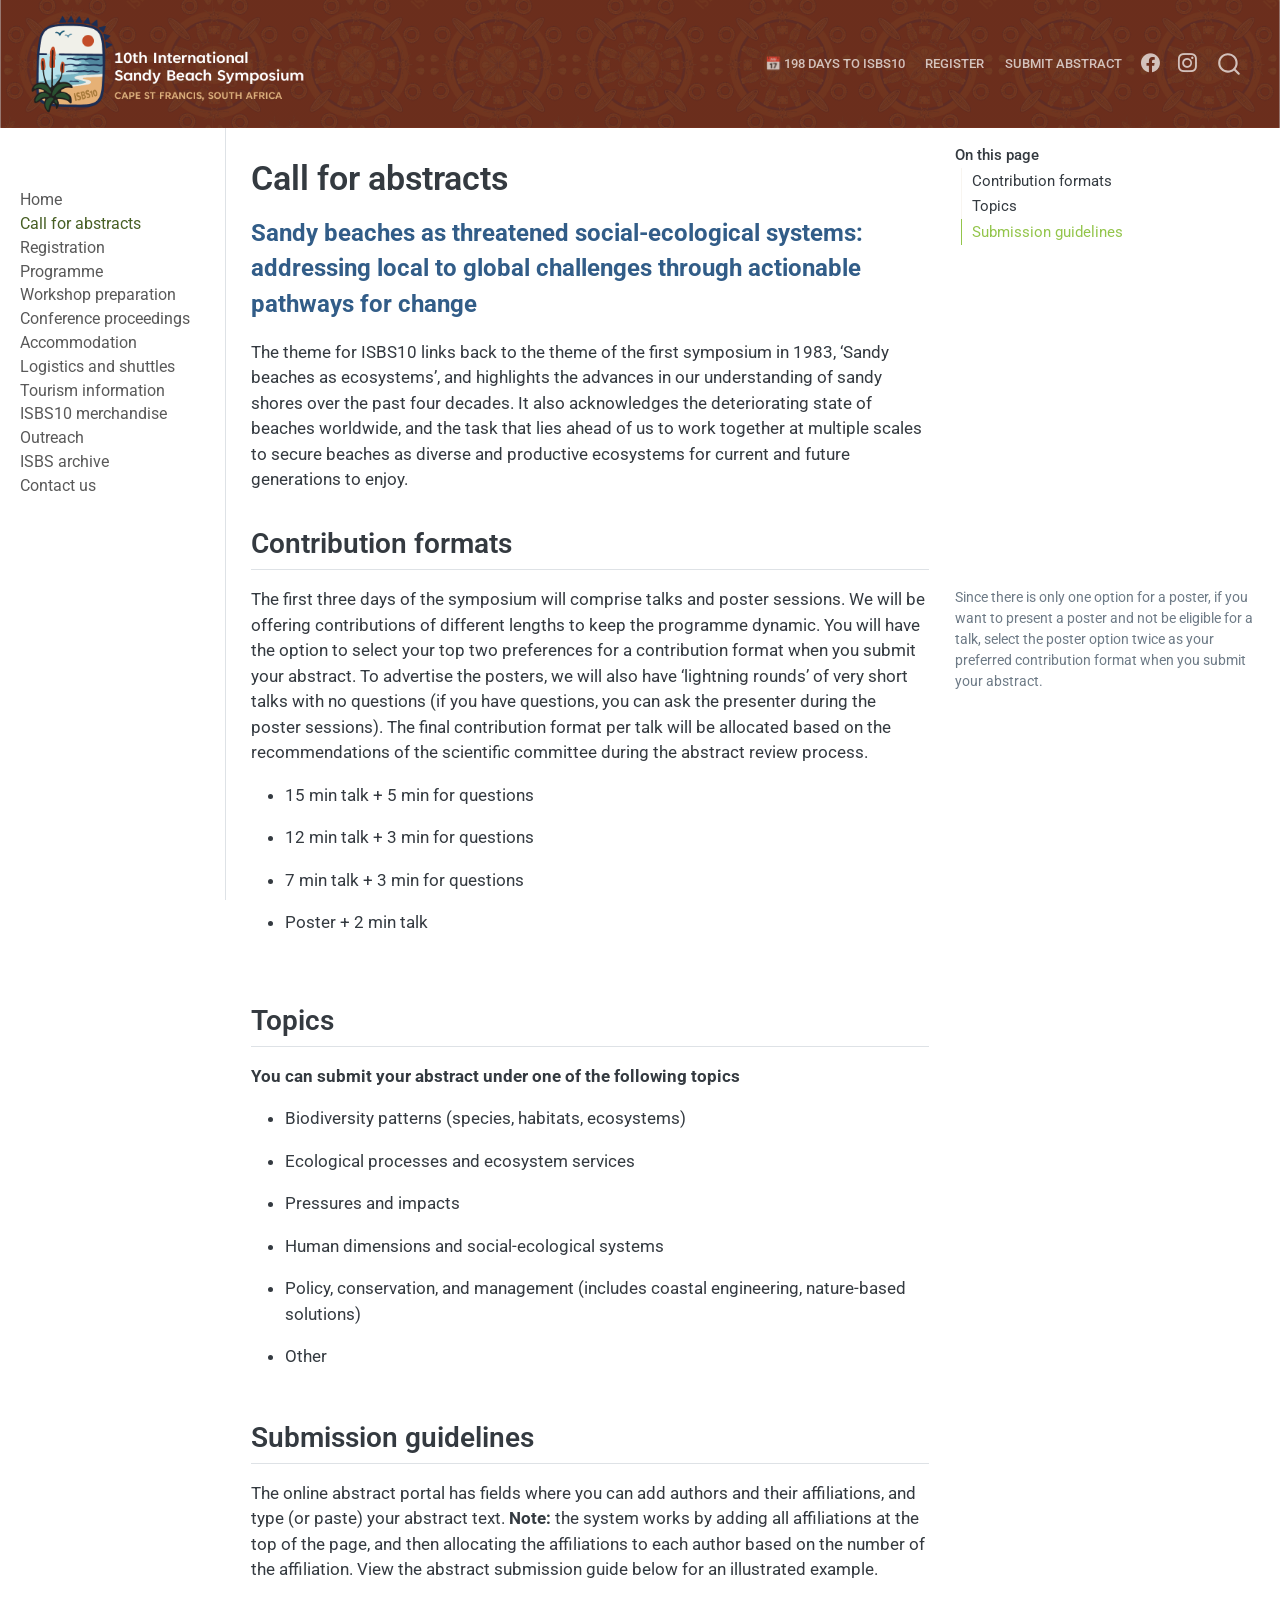
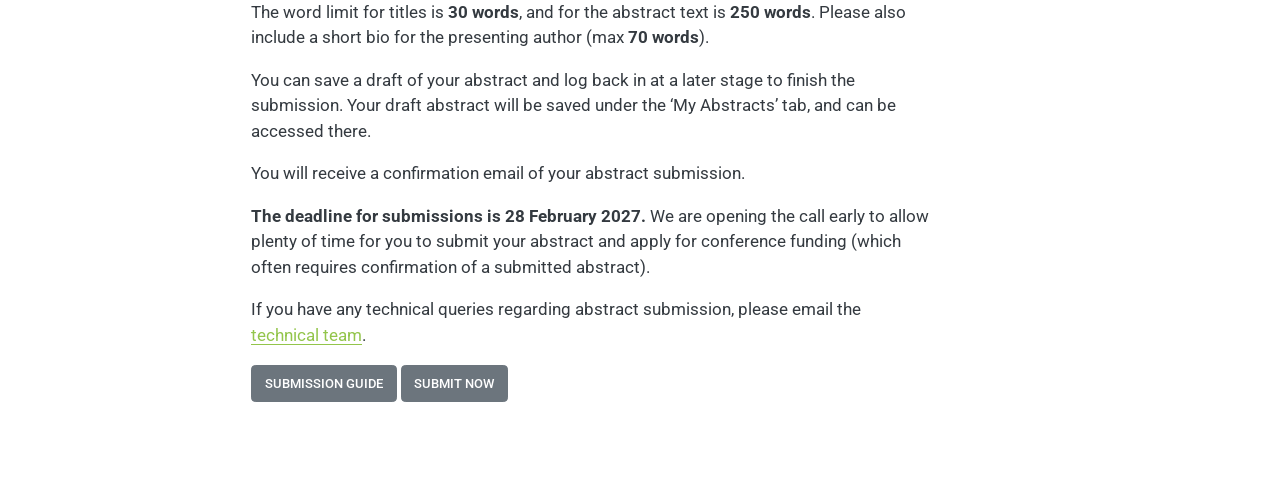
<file: docs/callforabstracts.html>
<!DOCTYPE html>
<html xmlns="http://www.w3.org/1999/xhtml" lang="en" xml:lang="en"><head>

<meta charset="utf-8">
<meta name="generator" content="quarto-1.9.38">

<meta name="viewport" content="width=device-width, initial-scale=1.0, user-scalable=yes">


<title>Call for abstracts</title>
<style>
/* Default styles provided by pandoc.
** See https://pandoc.org/MANUAL.html#variables-for-html for config info.
*/
code{white-space: pre-wrap;}
span.smallcaps{font-variant: small-caps;}
div.columns{display: flex; gap: min(4vw, 1.5em);}
div.column{flex: auto; overflow-x: auto;}
div.hanging-indent{margin-left: 1.5em; text-indent: -1.5em;}
ul.task-list{list-style: none;}
ul.task-list li input[type="checkbox"] {
  width: 0.8em;
  margin: 0 0.8em 0.2em -1em; /* quarto-specific, see https://github.com/quarto-dev/quarto-cli/issues/4556 */ 
  vertical-align: middle;
}
</style>


<script src="site_libs/quarto-nav/quarto-nav.js"></script>
<script src="site_libs/clipboard/clipboard.min.js"></script>
<script src="site_libs/quarto-search/autocomplete.umd.js"></script>
<script src="site_libs/quarto-search/fuse.min.js"></script>
<script src="site_libs/quarto-search/quarto-search.js"></script>
<meta name="quarto:offset" content="./">
<script src="site_libs/quarto-html/quarto.js" type="module"></script>
<script src="site_libs/quarto-html/tabsets/tabsets.js" type="module"></script>
<script src="site_libs/quarto-html/popper.min.js"></script>
<script src="site_libs/quarto-html/tippy.umd.min.js"></script>
<script src="site_libs/quarto-html/anchor.min.js"></script>
<link href="site_libs/quarto-html/tippy.css" rel="stylesheet">
<link href="site_libs/quarto-html/quarto-syntax-highlighting-15634bcf2e68342d4ad2dfa704d543f6.css" rel="stylesheet" id="quarto-text-highlighting-styles">
<script src="site_libs/bootstrap/bootstrap.min.js"></script>
<link href="site_libs/bootstrap/bootstrap-icons.css" rel="stylesheet">
<link href="site_libs/bootstrap/bootstrap-04c440276c462db59ac3082505e47b46.min.css" rel="stylesheet" append-hash="true" id="quarto-bootstrap" data-mode="light">
<script id="quarto-search-options" type="application/json">{
  "location": "navbar",
  "copy-button": false,
  "collapse-after": 3,
  "panel-placement": "end",
  "type": "overlay",
  "limit": 50,
  "keyboard-shortcut": [
    "f",
    "/",
    "s"
  ],
  "show-item-context": false,
  "language": {
    "search-no-results-text": "No results",
    "search-matching-documents-text": "matching documents",
    "search-copy-link-title": "Copy link to search",
    "search-hide-matches-text": "Hide additional matches",
    "search-more-match-text": "more match in this document",
    "search-more-matches-text": "more matches in this document",
    "search-clear-button-title": "Clear",
    "search-text-placeholder": "",
    "search-detached-cancel-button-title": "Cancel",
    "search-submit-button-title": "Submit",
    "search-label": "Search"
  }
}</script>
<script defer="" src="countdown.js"></script>


<link rel="stylesheet" href="styles.css">
</head>

<body class="nav-sidebar docked nav-fixed slimcontent quarto-light">

<div id="quarto-search-results"></div>
  <header id="quarto-header" class="headroom fixed-top">
    <nav class="navbar navbar-expand-lg " data-bs-theme="dark">
      <div class="navbar-container container-fluid">
      <div class="navbar-brand-container mx-auto">
    <a href="./index.html" class="navbar-brand navbar-brand-logo">
    <img src="./imgs/isbs10logo_lr.png" alt="" class="navbar-logo light-content">
    <img src="./imgs/isbs10logo_lr.png" alt="" class="navbar-logo dark-content">
    </a>
  </div>
            <div id="quarto-search" class="" title="Search"></div>
          <button class="navbar-toggler" type="button" data-bs-toggle="collapse" data-bs-target="#navbarCollapse" aria-controls="navbarCollapse" role="menu" aria-expanded="false" aria-label="Toggle navigation" onclick="if (window.quartoToggleHeadroom) { window.quartoToggleHeadroom(); }">
  <span class="navbar-toggler-icon"></span>
</button>
          <div class="collapse navbar-collapse" id="navbarCollapse">
            <ul class="navbar-nav navbar-nav-scroll ms-auto">
  <li class="nav-item">
    <a class="nav-link" href="https://easternsun.eventsair.com/2027-sandy-beach-symposium/isbs10---delegate-registration-form/Site/Register" target="_blank"> 
<span class="menu-text">Register</span></a>
  </li>  
  <li class="nav-item">
    <a class="nav-link" href="https://easternsun.eventsair.com/2027-sandy-beach-symposium/call-for-abstracts" target="_blank"> 
<span class="menu-text">Submit abstract</span></a>
  </li>  
  <li class="nav-item compact">
    <a class="nav-link" href="https://www.facebook.com/beachscience/"> <i class="bi bi-facebook" role="img">
</i> 
<span class="menu-text"></span></a>
  </li>  
  <li class="nav-item compact">
    <a class="nav-link" href="https://www.instagram.com/sandybeachscience"> <i class="bi bi-instagram" role="img">
</i> 
<span class="menu-text"></span></a>
  </li>  
</ul>
          </div> <!-- /navcollapse -->
            <div class="quarto-navbar-tools">
</div>
      </div> <!-- /container-fluid -->
    </nav>
  <nav class="quarto-secondary-nav">
    <div class="container-fluid d-flex">
      <button type="button" class="quarto-btn-toggle btn" data-bs-toggle="collapse" role="button" data-bs-target=".quarto-sidebar-collapse-item" aria-controls="quarto-sidebar" aria-expanded="false" aria-label="Toggle sidebar navigation" onclick="if (window.quartoToggleHeadroom) { window.quartoToggleHeadroom(); }">
        <i class="bi bi-layout-text-sidebar-reverse"></i>
      </button>
        <nav class="quarto-page-breadcrumbs" aria-label="breadcrumb"><ol class="breadcrumb"><li class="breadcrumb-item"><a href="./callforabstracts.html">Call for abstracts</a></li></ol></nav>
        <a class="flex-grow-1" role="navigation" data-bs-toggle="collapse" data-bs-target=".quarto-sidebar-collapse-item" aria-controls="quarto-sidebar" aria-expanded="false" aria-label="Toggle sidebar navigation" onclick="if (window.quartoToggleHeadroom) { window.quartoToggleHeadroom(); }">      
        </a>
      <button type="button" class="btn quarto-search-button" aria-label="Search" onclick="window.quartoOpenSearch();">
        <i class="bi bi-search"></i>
      </button>
    </div>
  </nav>
</header>
<!-- content -->
<div id="quarto-content" class="quarto-container page-columns page-rows-contents page-layout-article page-navbar">
<!-- sidebar -->
  <nav id="quarto-sidebar" class="sidebar collapse collapse-horizontal quarto-sidebar-collapse-item sidebar-navigation docked overflow-auto">
        <div class="mt-2 flex-shrink-0 align-items-center">
        <div class="sidebar-search">
        <div id="quarto-search" class="" title="Search"></div>
        </div>
        </div>
    <div class="sidebar-menu-container"> 
    <ul class="list-unstyled mt-1">
        <li class="sidebar-item">
  <div class="sidebar-item-container"> 
  <a href="./index.html" class="sidebar-item-text sidebar-link">
 <span class="menu-text">Home</span></a>
  </div>
</li>
        <li class="sidebar-item">
  <div class="sidebar-item-container"> 
  <a href="./callforabstracts.html" class="sidebar-item-text sidebar-link active">
 <span class="menu-text">Call for abstracts</span></a>
  </div>
</li>
        <li class="sidebar-item">
  <div class="sidebar-item-container"> 
  <a href="./registration.html" class="sidebar-item-text sidebar-link">
 <span class="menu-text">Registration</span></a>
  </div>
</li>
        <li class="sidebar-item">
  <div class="sidebar-item-container"> 
  <a href="./programme.html" class="sidebar-item-text sidebar-link">
 <span class="menu-text">Programme</span></a>
  </div>
</li>
        <li class="sidebar-item">
  <div class="sidebar-item-container"> 
  <a href="./workshopprep.html" class="sidebar-item-text sidebar-link">
 <span class="menu-text">Workshop preparation</span></a>
  </div>
</li>
        <li class="sidebar-item">
  <div class="sidebar-item-container"> 
  <a href="./proceedings.html" class="sidebar-item-text sidebar-link">
 <span class="menu-text">Conference proceedings</span></a>
  </div>
</li>
        <li class="sidebar-item">
  <div class="sidebar-item-container"> 
  <a href="./accommodation.html" class="sidebar-item-text sidebar-link">
 <span class="menu-text">Accommodation</span></a>
  </div>
</li>
        <li class="sidebar-item">
  <div class="sidebar-item-container"> 
  <a href="./logistics.html" class="sidebar-item-text sidebar-link">
 <span class="menu-text">Logistics and shuttles</span></a>
  </div>
</li>
        <li class="sidebar-item">
  <div class="sidebar-item-container"> 
  <a href="./tourism.html" class="sidebar-item-text sidebar-link">
 <span class="menu-text">Tourism information</span></a>
  </div>
</li>
        <li class="sidebar-item">
  <div class="sidebar-item-container"> 
  <a href="./merchandise.html" class="sidebar-item-text sidebar-link">
 <span class="menu-text">ISBS10 merchandise</span></a>
  </div>
</li>
        <li class="sidebar-item">
  <div class="sidebar-item-container"> 
  <a href="./outreach.html" class="sidebar-item-text sidebar-link">
 <span class="menu-text">Outreach</span></a>
  </div>
</li>
        <li class="sidebar-item">
  <div class="sidebar-item-container"> 
  <a href="./isbsarchive.html" class="sidebar-item-text sidebar-link">
 <span class="menu-text">ISBS archive</span></a>
  </div>
</li>
        <li class="sidebar-item">
  <div class="sidebar-item-container"> 
  <a href="./contactus.html" class="sidebar-item-text sidebar-link">
 <span class="menu-text">Contact us</span></a>
  </div>
</li>
    </ul>
    </div>
</nav>
<div id="quarto-sidebar-glass" class="quarto-sidebar-collapse-item" data-bs-toggle="collapse" data-bs-target=".quarto-sidebar-collapse-item"></div>
<!-- margin-sidebar -->
    <div id="quarto-margin-sidebar" class="sidebar margin-sidebar">
        <nav id="TOC" role="doc-toc" class="toc-active">
    <h2 id="toc-title">On this page</h2>
   
  <ul>
  <li><a href="#contribution-formats" id="toc-contribution-formats" class="nav-link active" data-scroll-target="#contribution-formats">Contribution formats</a></li>
  <li><a href="#topics" id="toc-topics" class="nav-link" data-scroll-target="#topics">Topics</a></li>
  <li><a href="#submission-guidelines" id="toc-submission-guidelines" class="nav-link" data-scroll-target="#submission-guidelines">Submission guidelines</a></li>
  </ul>
</nav>
    </div>
<!-- main -->
<main class="content page-columns page-full" id="quarto-document-content">

<header id="title-block-header" class="quarto-title-block default">
<div class="quarto-title">
<h1 class="title">Call for abstracts</h1>
</div>



<div class="quarto-title-meta">

    
  
    
  </div>
  


</header>


<p><span class="text-primary" style="font-size: 1.4rem;"><strong>Sandy beaches as threatened social-ecological systems: addressing local to global challenges through actionable pathways for change</strong></span></p>
<p>The theme for ISBS10 links back to the theme of the first symposium in 1983, ‘Sandy beaches as ecosystems’, and highlights the advances in our understanding of sandy shores over the past four decades. It also acknowledges the deteriorating state of beaches worldwide, and the task that lies ahead of us to work together at multiple scales to secure beaches as diverse and productive ecosystems for current and future generations to enjoy.</p>
<section id="contribution-formats" class="level2 page-columns page-full">
<h2 class="anchored" data-anchor-id="contribution-formats">Contribution formats</h2>
<p>The first three days of the symposium will comprise talks and poster sessions. We will be offering contributions of different lengths to keep the programme dynamic. You will have the option to select your top two preferences for a contribution format when you submit your abstract. To advertise the posters, we will also have ‘lightning rounds’ of very short talks with no questions (if you have questions, you can ask the presenter during the poster sessions). The final contribution format per talk will be allocated based on the recommendations of the scientific committee during the abstract review process.</p>

<div class="no-row-height column-margin column-container"><div class="">
<p>Since there is only one option for a poster, if you want to present a poster and not be eligible for a talk, select the poster option twice as your preferred contribution format when you submit your abstract.</p>
</div></div><ul>
<li><p>15 min talk + 5 min for questions</p></li>
<li><p>12 min talk + 3 min for questions</p></li>
<li><p>7 min talk + 3 min for questions</p></li>
<li><p>Poster + 2 min talk</p></li>
</ul>
</section>
<section id="topics" class="level2">
<h2 class="anchored" data-anchor-id="topics">Topics</h2>
<p><strong>You can submit your abstract under one of the following topics</strong></p>
<ul>
<li><p>Biodiversity patterns (species, habitats, ecosystems)</p></li>
<li><p>Ecological processes and ecosystem services</p></li>
<li><p>Pressures and impacts</p></li>
<li><p>Human dimensions and social-ecological systems</p></li>
<li><p>Policy, conservation, and management (includes coastal engineering, nature-based solutions)</p></li>
<li><p>Other</p></li>
</ul>
</section>
<section id="submission-guidelines" class="level2">
<h2 class="anchored" data-anchor-id="submission-guidelines">Submission guidelines</h2>
<p>The online abstract portal has fields where you can add authors and their affiliations, and type (or paste) your abstract text. <strong>Note:</strong> the system works by adding all affiliations at the top of the page, and then allocating the affiliations to each author based on the number of the affiliation. View the abstract submission guide below for an illustrated example.</p>
<p>The word limit for titles is <strong>30 words</strong>, and for the abstract text is <strong>250 words</strong>. Please also include a short bio for the presenting author (max <strong>70 words</strong>).</p>
<p>You can save a draft of your abstract and log back in at a later stage to finish the submission. Your draft abstract will be saved under the ‘My Abstracts’ tab, and can be accessed there.</p>
<p>You will receive a confirmation email of your abstract submission.</p>
<p><strong>The deadline for submissions is 28 February 2027.</strong> We are opening the call early to allow plenty of time for you to submit your abstract and apply for conference funding (which often requires confirmation of a submitted abstract).</p>
<p>If you have any technical queries regarding abstract submission, please email the <a href="./contactus.html">technical team</a>.</p>
<p><a href="https://airdrive.eventsair.com/eventsairwesteuprod/production-easternsun-public/d157578a3a444e7aa351da8a9541ea95" class="btn btn-secondary" target="_blank" rel="noopener noreferrer">Submission guide</a> <a href="https://easternsun.eventsair.com/2027-sandy-beach-symposium/call-for-abstracts" class="btn btn-secondary" target="_blank" rel="noopener noreferrer">Submit now</a></p>


</section>

</main> <!-- /main -->
<script id="quarto-html-after-body" type="application/javascript">
  window.document.addEventListener("DOMContentLoaded", function (event) {
    const icon = "";
    const anchorJS = new window.AnchorJS();
    anchorJS.options = {
      placement: 'right',
      icon: icon
    };
    anchorJS.add('.anchored');
    const isCodeAnnotation = (el) => {
      for (const clz of el.classList) {
        if (clz.startsWith('code-annotation-')) {                     
          return true;
        }
      }
      return false;
    }
    const onCopySuccess = function(e) {
      // button target
      const button = e.trigger;
      // don't keep focus
      button.blur();
      // flash "checked"
      button.classList.add('code-copy-button-checked');
      var currentTitle = button.getAttribute("title");
      button.setAttribute("title", "Copied!");
      let tooltip;
      if (window.bootstrap) {
        button.setAttribute("data-bs-toggle", "tooltip");
        button.setAttribute("data-bs-placement", "left");
        button.setAttribute("data-bs-title", "Copied!");
        tooltip = new bootstrap.Tooltip(button, 
          { trigger: "manual", 
            customClass: "code-copy-button-tooltip",
            offset: [0, -8]});
        tooltip.show();    
      }
      setTimeout(function() {
        if (tooltip) {
          tooltip.hide();
          button.removeAttribute("data-bs-title");
          button.removeAttribute("data-bs-toggle");
          button.removeAttribute("data-bs-placement");
        }
        button.setAttribute("title", currentTitle);
        button.classList.remove('code-copy-button-checked');
      }, 1000);
      // clear code selection
      e.clearSelection();
    }
    const getTextToCopy = function(trigger) {
      const outerScaffold = trigger.parentElement.cloneNode(true);
      const codeEl = outerScaffold.querySelector('code');
      for (const childEl of codeEl.children) {
        if (isCodeAnnotation(childEl)) {
          childEl.remove();
        }
      }
      return codeEl.innerText;
    }
    const clipboard = new window.ClipboardJS('.code-copy-button:not([data-in-quarto-modal])', {
      text: getTextToCopy
    });
    clipboard.on('success', onCopySuccess);
    if (window.document.getElementById('quarto-embedded-source-code-modal')) {
      const clipboardModal = new window.ClipboardJS('.code-copy-button[data-in-quarto-modal]', {
        text: getTextToCopy,
        container: window.document.getElementById('quarto-embedded-source-code-modal')
      });
      clipboardModal.on('success', onCopySuccess);
    }
      var localhostRegex = new RegExp(/^(?:http|https):\/\/localhost\:?[0-9]*\//);
      var mailtoRegex = new RegExp(/^mailto:/);
        var filterRegex = new RegExp('/' + window.location.host + '/');
      var isInternal = (href) => {
          return filterRegex.test(href) || localhostRegex.test(href) || mailtoRegex.test(href);
      }
      // Inspect non-navigation links and adorn them if external
     var links = window.document.querySelectorAll('a[href]:not(.nav-link):not(.navbar-brand):not(.toc-action):not(.sidebar-link):not(.sidebar-item-toggle):not(.pagination-link):not(.no-external):not([aria-hidden]):not(.dropdown-item):not(.quarto-navigation-tool):not(.about-link)');
      for (var i=0; i<links.length; i++) {
        const link = links[i];
        if (!isInternal(link.href)) {
          // undo the damage that might have been done by quarto-nav.js in the case of
          // links that we want to consider external
          if (link.dataset.originalHref !== undefined) {
            link.href = link.dataset.originalHref;
          }
        }
      }
    function tippyHover(el, contentFn, onTriggerFn, onUntriggerFn) {
      const config = {
        allowHTML: true,
        maxWidth: 500,
        delay: 100,
        arrow: false,
        appendTo: function(el) {
            return el.parentElement;
        },
        interactive: true,
        interactiveBorder: 10,
        theme: 'quarto',
        placement: 'bottom-start',
      };
      if (contentFn) {
        config.content = contentFn;
      }
      if (onTriggerFn) {
        config.onTrigger = onTriggerFn;
      }
      if (onUntriggerFn) {
        config.onUntrigger = onUntriggerFn;
      }
      window.tippy(el, config); 
    }
    const noterefs = window.document.querySelectorAll('a[role="doc-noteref"]');
    for (var i=0; i<noterefs.length; i++) {
      const ref = noterefs[i];
      tippyHover(ref, function() {
        // use id or data attribute instead here
        let href = ref.getAttribute('data-footnote-href') || ref.getAttribute('href');
        try { href = new URL(href).hash; } catch {}
        const id = href.replace(/^#\/?/, "");
        const note = window.document.getElementById(id);
        if (note) {
          return note.innerHTML;
        } else {
          return "";
        }
      });
    }
    const xrefs = window.document.querySelectorAll('a.quarto-xref');
    const processXRef = (id, note) => {
      // Strip column container classes
      const stripColumnClz = (el) => {
        el.classList.remove("page-full", "page-columns");
        if (el.children) {
          for (const child of el.children) {
            stripColumnClz(child);
          }
        }
      }
      stripColumnClz(note)
      if (id === null || id.startsWith('sec-')) {
        // Special case sections, only their first couple elements
        const container = document.createElement("div");
        if (note.children && note.children.length > 2) {
          container.appendChild(note.children[0].cloneNode(true));
          for (let i = 1; i < note.children.length; i++) {
            const child = note.children[i];
            if (child.tagName === "P" && child.innerText === "") {
              continue;
            } else {
              container.appendChild(child.cloneNode(true));
              break;
            }
          }
          if (window.Quarto?.typesetMath) {
            window.Quarto.typesetMath(container);
          }
          return container.innerHTML
        } else {
          if (window.Quarto?.typesetMath) {
            window.Quarto.typesetMath(note);
          }
          return note.innerHTML;
        }
      } else {
        // Remove any anchor links if they are present
        const anchorLink = note.querySelector('a.anchorjs-link');
        if (anchorLink) {
          anchorLink.remove();
        }
        if (window.Quarto?.typesetMath) {
          window.Quarto.typesetMath(note);
        }
        if (note.classList.contains("callout")) {
          return note.outerHTML;
        } else {
          return note.innerHTML;
        }
      }
    }
    for (var i=0; i<xrefs.length; i++) {
      const xref = xrefs[i];
      tippyHover(xref, undefined, function(instance) {
        instance.disable();
        let url = xref.getAttribute('href');
        let hash = undefined; 
        if (url.startsWith('#')) {
          hash = url;
        } else {
          try { hash = new URL(url).hash; } catch {}
        }
        if (hash) {
          const id = hash.replace(/^#\/?/, "");
          const note = window.document.getElementById(id);
          if (note !== null) {
            try {
              const html = processXRef(id, note.cloneNode(true));
              instance.setContent(html);
            } finally {
              instance.enable();
              instance.show();
            }
          } else {
            // See if we can fetch this
            fetch(url.split('#')[0])
            .then(res => res.text())
            .then(html => {
              const parser = new DOMParser();
              const htmlDoc = parser.parseFromString(html, "text/html");
              const note = htmlDoc.getElementById(id);
              if (note !== null) {
                const html = processXRef(id, note);
                instance.setContent(html);
              } 
            }).finally(() => {
              instance.enable();
              instance.show();
            });
          }
        } else {
          // See if we can fetch a full url (with no hash to target)
          // This is a special case and we should probably do some content thinning / targeting
          fetch(url)
          .then(res => res.text())
          .then(html => {
            const parser = new DOMParser();
            const htmlDoc = parser.parseFromString(html, "text/html");
            const note = htmlDoc.querySelector('main.content');
            if (note !== null) {
              // This should only happen for chapter cross references
              // (since there is no id in the URL)
              // remove the first header
              if (note.children.length > 0 && note.children[0].tagName === "HEADER") {
                note.children[0].remove();
              }
              const html = processXRef(null, note);
              instance.setContent(html);
            } 
          }).finally(() => {
            instance.enable();
            instance.show();
          });
        }
      }, function(instance) {
      });
    }
        let selectedAnnoteEl;
        const selectorForAnnotation = ( cell, annotation) => {
          let cellAttr = 'data-code-cell="' + cell + '"';
          let lineAttr = 'data-code-annotation="' +  annotation + '"';
          const selector = 'span[' + cellAttr + '][' + lineAttr + ']';
          return selector;
        }
        const selectCodeLines = (annoteEl) => {
          const doc = window.document;
          const targetCell = annoteEl.getAttribute("data-target-cell");
          const targetAnnotation = annoteEl.getAttribute("data-target-annotation");
          const annoteSpan = window.document.querySelector(selectorForAnnotation(targetCell, targetAnnotation));
          const lines = annoteSpan.getAttribute("data-code-lines").split(",");
          const lineIds = lines.map((line) => {
            return targetCell + "-" + line;
          })
          let top = null;
          let height = null;
          let parent = null;
          if (lineIds.length > 0) {
              //compute the position of the single el (top and bottom and make a div)
              const el = window.document.getElementById(lineIds[0]);
              top = el.offsetTop;
              height = el.offsetHeight;
              parent = el.parentElement.parentElement;
            if (lineIds.length > 1) {
              const lastEl = window.document.getElementById(lineIds[lineIds.length - 1]);
              const bottom = lastEl.offsetTop + lastEl.offsetHeight;
              height = bottom - top;
            }
            if (top !== null && height !== null && parent !== null) {
              // cook up a div (if necessary) and position it 
              let div = window.document.getElementById("code-annotation-line-highlight");
              if (div === null) {
                div = window.document.createElement("div");
                div.setAttribute("id", "code-annotation-line-highlight");
                div.style.position = 'absolute';
                parent.appendChild(div);
              }
              div.style.top = top - 2 + "px";
              div.style.height = height + 4 + "px";
              div.style.left = 0;
              let gutterDiv = window.document.getElementById("code-annotation-line-highlight-gutter");
              if (gutterDiv === null) {
                gutterDiv = window.document.createElement("div");
                gutterDiv.setAttribute("id", "code-annotation-line-highlight-gutter");
                gutterDiv.style.position = 'absolute';
                const codeCell = window.document.getElementById(targetCell);
                const gutter = codeCell.querySelector('.code-annotation-gutter');
                gutter.appendChild(gutterDiv);
              }
              gutterDiv.style.top = top - 2 + "px";
              gutterDiv.style.height = height + 4 + "px";
            }
            selectedAnnoteEl = annoteEl;
          }
        };
        const unselectCodeLines = () => {
          const elementsIds = ["code-annotation-line-highlight", "code-annotation-line-highlight-gutter"];
          elementsIds.forEach((elId) => {
            const div = window.document.getElementById(elId);
            if (div) {
              div.remove();
            }
          });
          selectedAnnoteEl = undefined;
        };
          // Handle positioning of the toggle
      window.addEventListener(
        "resize",
        throttle(() => {
          elRect = undefined;
          if (selectedAnnoteEl) {
            selectCodeLines(selectedAnnoteEl);
          }
        }, 10)
      );
      function throttle(fn, ms) {
      let throttle = false;
      let timer;
        return (...args) => {
          if(!throttle) { // first call gets through
              fn.apply(this, args);
              throttle = true;
          } else { // all the others get throttled
              if(timer) clearTimeout(timer); // cancel #2
              timer = setTimeout(() => {
                fn.apply(this, args);
                timer = throttle = false;
              }, ms);
          }
        };
      }
        // Attach click handler to the DT
        const annoteDls = window.document.querySelectorAll('dt[data-target-cell]');
        for (const annoteDlNode of annoteDls) {
          annoteDlNode.addEventListener('click', (event) => {
            const clickedEl = event.target;
            if (clickedEl !== selectedAnnoteEl) {
              unselectCodeLines();
              const activeEl = window.document.querySelector('dt[data-target-cell].code-annotation-active');
              if (activeEl) {
                activeEl.classList.remove('code-annotation-active');
              }
              selectCodeLines(clickedEl);
              clickedEl.classList.add('code-annotation-active');
            } else {
              // Unselect the line
              unselectCodeLines();
              clickedEl.classList.remove('code-annotation-active');
            }
          });
        }
    const findCites = (el) => {
      const parentEl = el.parentElement;
      if (parentEl) {
        const cites = parentEl.dataset.cites;
        if (cites) {
          return {
            el,
            cites: cites.split(' ')
          };
        } else {
          return findCites(el.parentElement)
        }
      } else {
        return undefined;
      }
    };
    var bibliorefs = window.document.querySelectorAll('a[role="doc-biblioref"]');
    for (var i=0; i<bibliorefs.length; i++) {
      const ref = bibliorefs[i];
      const citeInfo = findCites(ref);
      if (citeInfo) {
        tippyHover(citeInfo.el, function() {
          var popup = window.document.createElement('div');
          citeInfo.cites.forEach(function(cite) {
            var citeDiv = window.document.createElement('div');
            citeDiv.classList.add('hanging-indent');
            citeDiv.classList.add('csl-entry');
            var biblioDiv = window.document.getElementById('ref-' + cite);
            if (biblioDiv) {
              citeDiv.innerHTML = biblioDiv.innerHTML;
            }
            popup.appendChild(citeDiv);
          });
          return popup.innerHTML;
        });
      }
    }
  });
  </script>
</div> <!-- /content -->




</body></html>
</file>
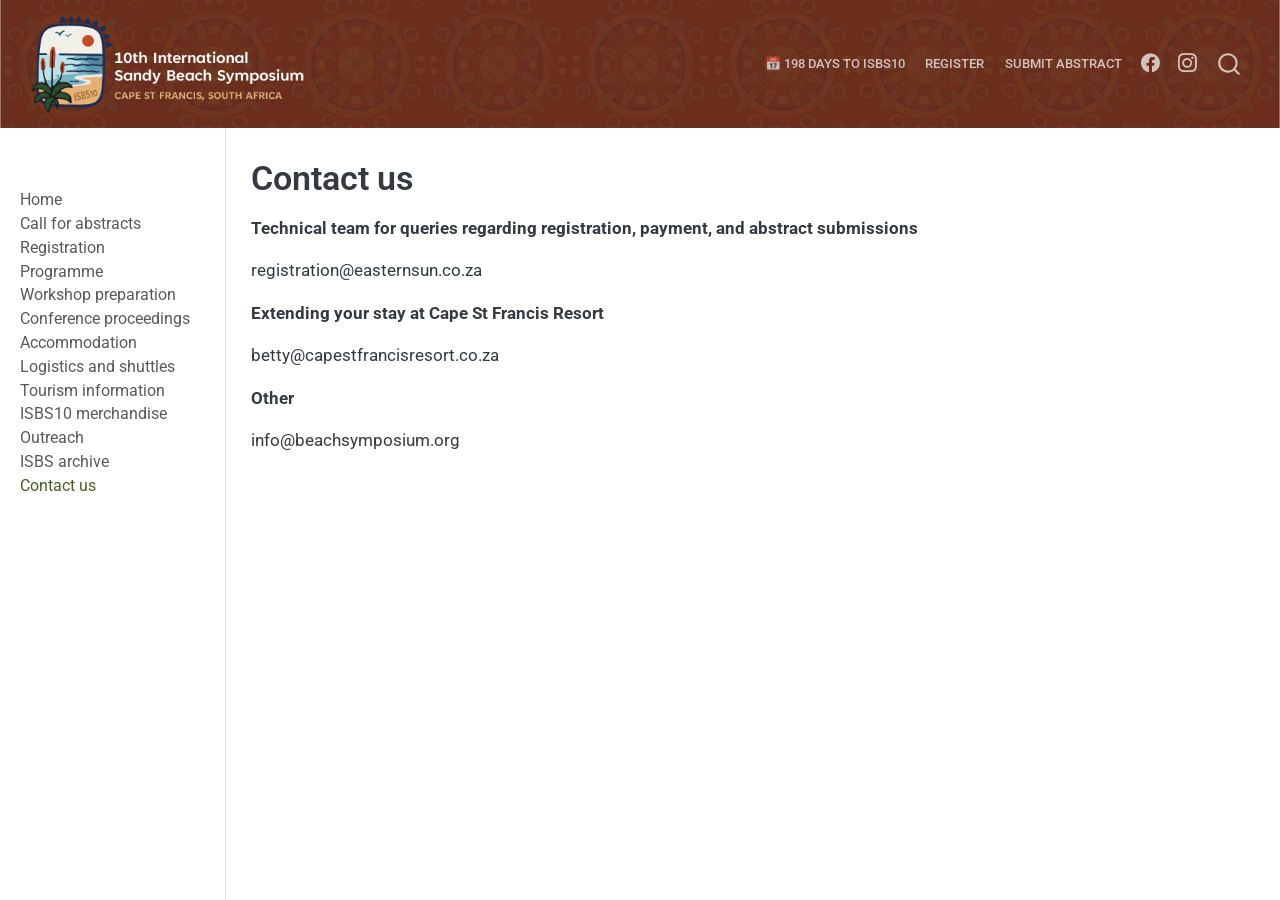
<file: docs/contactus.html>
<!DOCTYPE html>
<html xmlns="http://www.w3.org/1999/xhtml" lang="en" xml:lang="en"><head>

<meta charset="utf-8">
<meta name="generator" content="quarto-1.9.38">

<meta name="viewport" content="width=device-width, initial-scale=1.0, user-scalable=yes">


<title>Contact us</title>
<style>
/* Default styles provided by pandoc.
** See https://pandoc.org/MANUAL.html#variables-for-html for config info.
*/
code{white-space: pre-wrap;}
span.smallcaps{font-variant: small-caps;}
div.columns{display: flex; gap: min(4vw, 1.5em);}
div.column{flex: auto; overflow-x: auto;}
div.hanging-indent{margin-left: 1.5em; text-indent: -1.5em;}
ul.task-list{list-style: none;}
ul.task-list li input[type="checkbox"] {
  width: 0.8em;
  margin: 0 0.8em 0.2em -1em; /* quarto-specific, see https://github.com/quarto-dev/quarto-cli/issues/4556 */ 
  vertical-align: middle;
}
</style>


<script src="site_libs/quarto-nav/quarto-nav.js"></script>
<script src="site_libs/clipboard/clipboard.min.js"></script>
<script src="site_libs/quarto-search/autocomplete.umd.js"></script>
<script src="site_libs/quarto-search/fuse.min.js"></script>
<script src="site_libs/quarto-search/quarto-search.js"></script>
<meta name="quarto:offset" content="./">
<script src="site_libs/quarto-html/quarto.js" type="module"></script>
<script src="site_libs/quarto-html/tabsets/tabsets.js" type="module"></script>
<script src="site_libs/quarto-html/popper.min.js"></script>
<script src="site_libs/quarto-html/tippy.umd.min.js"></script>
<script src="site_libs/quarto-html/anchor.min.js"></script>
<link href="site_libs/quarto-html/tippy.css" rel="stylesheet">
<link href="site_libs/quarto-html/quarto-syntax-highlighting-15634bcf2e68342d4ad2dfa704d543f6.css" rel="stylesheet" id="quarto-text-highlighting-styles">
<script src="site_libs/bootstrap/bootstrap.min.js"></script>
<link href="site_libs/bootstrap/bootstrap-icons.css" rel="stylesheet">
<link href="site_libs/bootstrap/bootstrap-04c440276c462db59ac3082505e47b46.min.css" rel="stylesheet" append-hash="true" id="quarto-bootstrap" data-mode="light">
<script id="quarto-search-options" type="application/json">{
  "location": "navbar",
  "copy-button": false,
  "collapse-after": 3,
  "panel-placement": "end",
  "type": "overlay",
  "limit": 50,
  "keyboard-shortcut": [
    "f",
    "/",
    "s"
  ],
  "show-item-context": false,
  "language": {
    "search-no-results-text": "No results",
    "search-matching-documents-text": "matching documents",
    "search-copy-link-title": "Copy link to search",
    "search-hide-matches-text": "Hide additional matches",
    "search-more-match-text": "more match in this document",
    "search-more-matches-text": "more matches in this document",
    "search-clear-button-title": "Clear",
    "search-text-placeholder": "",
    "search-detached-cancel-button-title": "Cancel",
    "search-submit-button-title": "Submit",
    "search-label": "Search"
  }
}</script>
<script defer="" src="countdown.js"></script>


<link rel="stylesheet" href="styles.css">
</head>

<body class="nav-sidebar docked nav-fixed quarto-light">

<div id="quarto-search-results"></div>
  <header id="quarto-header" class="headroom fixed-top">
    <nav class="navbar navbar-expand-lg " data-bs-theme="dark">
      <div class="navbar-container container-fluid">
      <div class="navbar-brand-container mx-auto">
    <a href="./index.html" class="navbar-brand navbar-brand-logo">
    <img src="./imgs/isbs10logo_lr.png" alt="" class="navbar-logo light-content">
    <img src="./imgs/isbs10logo_lr.png" alt="" class="navbar-logo dark-content">
    </a>
  </div>
            <div id="quarto-search" class="" title="Search"></div>
          <button class="navbar-toggler" type="button" data-bs-toggle="collapse" data-bs-target="#navbarCollapse" aria-controls="navbarCollapse" role="menu" aria-expanded="false" aria-label="Toggle navigation" onclick="if (window.quartoToggleHeadroom) { window.quartoToggleHeadroom(); }">
  <span class="navbar-toggler-icon"></span>
</button>
          <div class="collapse navbar-collapse" id="navbarCollapse">
            <ul class="navbar-nav navbar-nav-scroll ms-auto">
  <li class="nav-item">
    <a class="nav-link" href="https://easternsun.eventsair.com/2027-sandy-beach-symposium/isbs10---delegate-registration-form/Site/Register" target="_blank"> 
<span class="menu-text">Register</span></a>
  </li>  
  <li class="nav-item">
    <a class="nav-link" href="https://easternsun.eventsair.com/2027-sandy-beach-symposium/call-for-abstracts" target="_blank"> 
<span class="menu-text">Submit abstract</span></a>
  </li>  
  <li class="nav-item compact">
    <a class="nav-link" href="https://www.facebook.com/beachscience/"> <i class="bi bi-facebook" role="img">
</i> 
<span class="menu-text"></span></a>
  </li>  
  <li class="nav-item compact">
    <a class="nav-link" href="https://www.instagram.com/sandybeachscience"> <i class="bi bi-instagram" role="img">
</i> 
<span class="menu-text"></span></a>
  </li>  
</ul>
          </div> <!-- /navcollapse -->
            <div class="quarto-navbar-tools">
</div>
      </div> <!-- /container-fluid -->
    </nav>
  <nav class="quarto-secondary-nav">
    <div class="container-fluid d-flex">
      <button type="button" class="quarto-btn-toggle btn" data-bs-toggle="collapse" role="button" data-bs-target=".quarto-sidebar-collapse-item" aria-controls="quarto-sidebar" aria-expanded="false" aria-label="Toggle sidebar navigation" onclick="if (window.quartoToggleHeadroom) { window.quartoToggleHeadroom(); }">
        <i class="bi bi-layout-text-sidebar-reverse"></i>
      </button>
        <nav class="quarto-page-breadcrumbs" aria-label="breadcrumb"><ol class="breadcrumb"><li class="breadcrumb-item"><a href="./contactus.html">Contact us</a></li></ol></nav>
        <a class="flex-grow-1" role="navigation" data-bs-toggle="collapse" data-bs-target=".quarto-sidebar-collapse-item" aria-controls="quarto-sidebar" aria-expanded="false" aria-label="Toggle sidebar navigation" onclick="if (window.quartoToggleHeadroom) { window.quartoToggleHeadroom(); }">      
        </a>
      <button type="button" class="btn quarto-search-button" aria-label="Search" onclick="window.quartoOpenSearch();">
        <i class="bi bi-search"></i>
      </button>
    </div>
  </nav>
</header>
<!-- content -->
<div id="quarto-content" class="quarto-container page-columns page-rows-contents page-layout-article page-navbar">
<!-- sidebar -->
  <nav id="quarto-sidebar" class="sidebar collapse collapse-horizontal quarto-sidebar-collapse-item sidebar-navigation docked overflow-auto">
        <div class="mt-2 flex-shrink-0 align-items-center">
        <div class="sidebar-search">
        <div id="quarto-search" class="" title="Search"></div>
        </div>
        </div>
    <div class="sidebar-menu-container"> 
    <ul class="list-unstyled mt-1">
        <li class="sidebar-item">
  <div class="sidebar-item-container"> 
  <a href="./index.html" class="sidebar-item-text sidebar-link">
 <span class="menu-text">Home</span></a>
  </div>
</li>
        <li class="sidebar-item">
  <div class="sidebar-item-container"> 
  <a href="./callforabstracts.html" class="sidebar-item-text sidebar-link">
 <span class="menu-text">Call for abstracts</span></a>
  </div>
</li>
        <li class="sidebar-item">
  <div class="sidebar-item-container"> 
  <a href="./registration.html" class="sidebar-item-text sidebar-link">
 <span class="menu-text">Registration</span></a>
  </div>
</li>
        <li class="sidebar-item">
  <div class="sidebar-item-container"> 
  <a href="./programme.html" class="sidebar-item-text sidebar-link">
 <span class="menu-text">Programme</span></a>
  </div>
</li>
        <li class="sidebar-item">
  <div class="sidebar-item-container"> 
  <a href="./workshopprep.html" class="sidebar-item-text sidebar-link">
 <span class="menu-text">Workshop preparation</span></a>
  </div>
</li>
        <li class="sidebar-item">
  <div class="sidebar-item-container"> 
  <a href="./proceedings.html" class="sidebar-item-text sidebar-link">
 <span class="menu-text">Conference proceedings</span></a>
  </div>
</li>
        <li class="sidebar-item">
  <div class="sidebar-item-container"> 
  <a href="./accommodation.html" class="sidebar-item-text sidebar-link">
 <span class="menu-text">Accommodation</span></a>
  </div>
</li>
        <li class="sidebar-item">
  <div class="sidebar-item-container"> 
  <a href="./logistics.html" class="sidebar-item-text sidebar-link">
 <span class="menu-text">Logistics and shuttles</span></a>
  </div>
</li>
        <li class="sidebar-item">
  <div class="sidebar-item-container"> 
  <a href="./tourism.html" class="sidebar-item-text sidebar-link">
 <span class="menu-text">Tourism information</span></a>
  </div>
</li>
        <li class="sidebar-item">
  <div class="sidebar-item-container"> 
  <a href="./merchandise.html" class="sidebar-item-text sidebar-link">
 <span class="menu-text">ISBS10 merchandise</span></a>
  </div>
</li>
        <li class="sidebar-item">
  <div class="sidebar-item-container"> 
  <a href="./outreach.html" class="sidebar-item-text sidebar-link">
 <span class="menu-text">Outreach</span></a>
  </div>
</li>
        <li class="sidebar-item">
  <div class="sidebar-item-container"> 
  <a href="./isbsarchive.html" class="sidebar-item-text sidebar-link">
 <span class="menu-text">ISBS archive</span></a>
  </div>
</li>
        <li class="sidebar-item">
  <div class="sidebar-item-container"> 
  <a href="./contactus.html" class="sidebar-item-text sidebar-link active">
 <span class="menu-text">Contact us</span></a>
  </div>
</li>
    </ul>
    </div>
</nav>
<div id="quarto-sidebar-glass" class="quarto-sidebar-collapse-item" data-bs-toggle="collapse" data-bs-target=".quarto-sidebar-collapse-item"></div>
<!-- margin-sidebar -->
    <div id="quarto-margin-sidebar" class="sidebar margin-sidebar zindex-bottom">
        
    </div>
<!-- main -->
<main class="content" id="quarto-document-content">

<header id="title-block-header" class="quarto-title-block default">
<div class="quarto-title">
<h1 class="title">Contact us</h1>
</div>



<div class="quarto-title-meta">

    
  
    
  </div>
  


</header>


<p><strong>Technical team for queries regarding registration, payment, and abstract submissions</strong></p>
<p>registration@easternsun.co.za</p>
<p><strong>Extending your stay at Cape St Francis Resort</strong></p>
<p>betty@capestfrancisresort.co.za</p>
<p><strong>Other</strong></p>
<p>info@beachsymposium.org</p>



</main> <!-- /main -->
<script id="quarto-html-after-body" type="application/javascript">
  window.document.addEventListener("DOMContentLoaded", function (event) {
    const icon = "";
    const anchorJS = new window.AnchorJS();
    anchorJS.options = {
      placement: 'right',
      icon: icon
    };
    anchorJS.add('.anchored');
    const isCodeAnnotation = (el) => {
      for (const clz of el.classList) {
        if (clz.startsWith('code-annotation-')) {                     
          return true;
        }
      }
      return false;
    }
    const onCopySuccess = function(e) {
      // button target
      const button = e.trigger;
      // don't keep focus
      button.blur();
      // flash "checked"
      button.classList.add('code-copy-button-checked');
      var currentTitle = button.getAttribute("title");
      button.setAttribute("title", "Copied!");
      let tooltip;
      if (window.bootstrap) {
        button.setAttribute("data-bs-toggle", "tooltip");
        button.setAttribute("data-bs-placement", "left");
        button.setAttribute("data-bs-title", "Copied!");
        tooltip = new bootstrap.Tooltip(button, 
          { trigger: "manual", 
            customClass: "code-copy-button-tooltip",
            offset: [0, -8]});
        tooltip.show();    
      }
      setTimeout(function() {
        if (tooltip) {
          tooltip.hide();
          button.removeAttribute("data-bs-title");
          button.removeAttribute("data-bs-toggle");
          button.removeAttribute("data-bs-placement");
        }
        button.setAttribute("title", currentTitle);
        button.classList.remove('code-copy-button-checked');
      }, 1000);
      // clear code selection
      e.clearSelection();
    }
    const getTextToCopy = function(trigger) {
      const outerScaffold = trigger.parentElement.cloneNode(true);
      const codeEl = outerScaffold.querySelector('code');
      for (const childEl of codeEl.children) {
        if (isCodeAnnotation(childEl)) {
          childEl.remove();
        }
      }
      return codeEl.innerText;
    }
    const clipboard = new window.ClipboardJS('.code-copy-button:not([data-in-quarto-modal])', {
      text: getTextToCopy
    });
    clipboard.on('success', onCopySuccess);
    if (window.document.getElementById('quarto-embedded-source-code-modal')) {
      const clipboardModal = new window.ClipboardJS('.code-copy-button[data-in-quarto-modal]', {
        text: getTextToCopy,
        container: window.document.getElementById('quarto-embedded-source-code-modal')
      });
      clipboardModal.on('success', onCopySuccess);
    }
      var localhostRegex = new RegExp(/^(?:http|https):\/\/localhost\:?[0-9]*\//);
      var mailtoRegex = new RegExp(/^mailto:/);
        var filterRegex = new RegExp('/' + window.location.host + '/');
      var isInternal = (href) => {
          return filterRegex.test(href) || localhostRegex.test(href) || mailtoRegex.test(href);
      }
      // Inspect non-navigation links and adorn them if external
     var links = window.document.querySelectorAll('a[href]:not(.nav-link):not(.navbar-brand):not(.toc-action):not(.sidebar-link):not(.sidebar-item-toggle):not(.pagination-link):not(.no-external):not([aria-hidden]):not(.dropdown-item):not(.quarto-navigation-tool):not(.about-link)');
      for (var i=0; i<links.length; i++) {
        const link = links[i];
        if (!isInternal(link.href)) {
          // undo the damage that might have been done by quarto-nav.js in the case of
          // links that we want to consider external
          if (link.dataset.originalHref !== undefined) {
            link.href = link.dataset.originalHref;
          }
        }
      }
    function tippyHover(el, contentFn, onTriggerFn, onUntriggerFn) {
      const config = {
        allowHTML: true,
        maxWidth: 500,
        delay: 100,
        arrow: false,
        appendTo: function(el) {
            return el.parentElement;
        },
        interactive: true,
        interactiveBorder: 10,
        theme: 'quarto',
        placement: 'bottom-start',
      };
      if (contentFn) {
        config.content = contentFn;
      }
      if (onTriggerFn) {
        config.onTrigger = onTriggerFn;
      }
      if (onUntriggerFn) {
        config.onUntrigger = onUntriggerFn;
      }
      window.tippy(el, config); 
    }
    const noterefs = window.document.querySelectorAll('a[role="doc-noteref"]');
    for (var i=0; i<noterefs.length; i++) {
      const ref = noterefs[i];
      tippyHover(ref, function() {
        // use id or data attribute instead here
        let href = ref.getAttribute('data-footnote-href') || ref.getAttribute('href');
        try { href = new URL(href).hash; } catch {}
        const id = href.replace(/^#\/?/, "");
        const note = window.document.getElementById(id);
        if (note) {
          return note.innerHTML;
        } else {
          return "";
        }
      });
    }
    const xrefs = window.document.querySelectorAll('a.quarto-xref');
    const processXRef = (id, note) => {
      // Strip column container classes
      const stripColumnClz = (el) => {
        el.classList.remove("page-full", "page-columns");
        if (el.children) {
          for (const child of el.children) {
            stripColumnClz(child);
          }
        }
      }
      stripColumnClz(note)
      if (id === null || id.startsWith('sec-')) {
        // Special case sections, only their first couple elements
        const container = document.createElement("div");
        if (note.children && note.children.length > 2) {
          container.appendChild(note.children[0].cloneNode(true));
          for (let i = 1; i < note.children.length; i++) {
            const child = note.children[i];
            if (child.tagName === "P" && child.innerText === "") {
              continue;
            } else {
              container.appendChild(child.cloneNode(true));
              break;
            }
          }
          if (window.Quarto?.typesetMath) {
            window.Quarto.typesetMath(container);
          }
          return container.innerHTML
        } else {
          if (window.Quarto?.typesetMath) {
            window.Quarto.typesetMath(note);
          }
          return note.innerHTML;
        }
      } else {
        // Remove any anchor links if they are present
        const anchorLink = note.querySelector('a.anchorjs-link');
        if (anchorLink) {
          anchorLink.remove();
        }
        if (window.Quarto?.typesetMath) {
          window.Quarto.typesetMath(note);
        }
        if (note.classList.contains("callout")) {
          return note.outerHTML;
        } else {
          return note.innerHTML;
        }
      }
    }
    for (var i=0; i<xrefs.length; i++) {
      const xref = xrefs[i];
      tippyHover(xref, undefined, function(instance) {
        instance.disable();
        let url = xref.getAttribute('href');
        let hash = undefined; 
        if (url.startsWith('#')) {
          hash = url;
        } else {
          try { hash = new URL(url).hash; } catch {}
        }
        if (hash) {
          const id = hash.replace(/^#\/?/, "");
          const note = window.document.getElementById(id);
          if (note !== null) {
            try {
              const html = processXRef(id, note.cloneNode(true));
              instance.setContent(html);
            } finally {
              instance.enable();
              instance.show();
            }
          } else {
            // See if we can fetch this
            fetch(url.split('#')[0])
            .then(res => res.text())
            .then(html => {
              const parser = new DOMParser();
              const htmlDoc = parser.parseFromString(html, "text/html");
              const note = htmlDoc.getElementById(id);
              if (note !== null) {
                const html = processXRef(id, note);
                instance.setContent(html);
              } 
            }).finally(() => {
              instance.enable();
              instance.show();
            });
          }
        } else {
          // See if we can fetch a full url (with no hash to target)
          // This is a special case and we should probably do some content thinning / targeting
          fetch(url)
          .then(res => res.text())
          .then(html => {
            const parser = new DOMParser();
            const htmlDoc = parser.parseFromString(html, "text/html");
            const note = htmlDoc.querySelector('main.content');
            if (note !== null) {
              // This should only happen for chapter cross references
              // (since there is no id in the URL)
              // remove the first header
              if (note.children.length > 0 && note.children[0].tagName === "HEADER") {
                note.children[0].remove();
              }
              const html = processXRef(null, note);
              instance.setContent(html);
            } 
          }).finally(() => {
            instance.enable();
            instance.show();
          });
        }
      }, function(instance) {
      });
    }
        let selectedAnnoteEl;
        const selectorForAnnotation = ( cell, annotation) => {
          let cellAttr = 'data-code-cell="' + cell + '"';
          let lineAttr = 'data-code-annotation="' +  annotation + '"';
          const selector = 'span[' + cellAttr + '][' + lineAttr + ']';
          return selector;
        }
        const selectCodeLines = (annoteEl) => {
          const doc = window.document;
          const targetCell = annoteEl.getAttribute("data-target-cell");
          const targetAnnotation = annoteEl.getAttribute("data-target-annotation");
          const annoteSpan = window.document.querySelector(selectorForAnnotation(targetCell, targetAnnotation));
          const lines = annoteSpan.getAttribute("data-code-lines").split(",");
          const lineIds = lines.map((line) => {
            return targetCell + "-" + line;
          })
          let top = null;
          let height = null;
          let parent = null;
          if (lineIds.length > 0) {
              //compute the position of the single el (top and bottom and make a div)
              const el = window.document.getElementById(lineIds[0]);
              top = el.offsetTop;
              height = el.offsetHeight;
              parent = el.parentElement.parentElement;
            if (lineIds.length > 1) {
              const lastEl = window.document.getElementById(lineIds[lineIds.length - 1]);
              const bottom = lastEl.offsetTop + lastEl.offsetHeight;
              height = bottom - top;
            }
            if (top !== null && height !== null && parent !== null) {
              // cook up a div (if necessary) and position it 
              let div = window.document.getElementById("code-annotation-line-highlight");
              if (div === null) {
                div = window.document.createElement("div");
                div.setAttribute("id", "code-annotation-line-highlight");
                div.style.position = 'absolute';
                parent.appendChild(div);
              }
              div.style.top = top - 2 + "px";
              div.style.height = height + 4 + "px";
              div.style.left = 0;
              let gutterDiv = window.document.getElementById("code-annotation-line-highlight-gutter");
              if (gutterDiv === null) {
                gutterDiv = window.document.createElement("div");
                gutterDiv.setAttribute("id", "code-annotation-line-highlight-gutter");
                gutterDiv.style.position = 'absolute';
                const codeCell = window.document.getElementById(targetCell);
                const gutter = codeCell.querySelector('.code-annotation-gutter');
                gutter.appendChild(gutterDiv);
              }
              gutterDiv.style.top = top - 2 + "px";
              gutterDiv.style.height = height + 4 + "px";
            }
            selectedAnnoteEl = annoteEl;
          }
        };
        const unselectCodeLines = () => {
          const elementsIds = ["code-annotation-line-highlight", "code-annotation-line-highlight-gutter"];
          elementsIds.forEach((elId) => {
            const div = window.document.getElementById(elId);
            if (div) {
              div.remove();
            }
          });
          selectedAnnoteEl = undefined;
        };
          // Handle positioning of the toggle
      window.addEventListener(
        "resize",
        throttle(() => {
          elRect = undefined;
          if (selectedAnnoteEl) {
            selectCodeLines(selectedAnnoteEl);
          }
        }, 10)
      );
      function throttle(fn, ms) {
      let throttle = false;
      let timer;
        return (...args) => {
          if(!throttle) { // first call gets through
              fn.apply(this, args);
              throttle = true;
          } else { // all the others get throttled
              if(timer) clearTimeout(timer); // cancel #2
              timer = setTimeout(() => {
                fn.apply(this, args);
                timer = throttle = false;
              }, ms);
          }
        };
      }
        // Attach click handler to the DT
        const annoteDls = window.document.querySelectorAll('dt[data-target-cell]');
        for (const annoteDlNode of annoteDls) {
          annoteDlNode.addEventListener('click', (event) => {
            const clickedEl = event.target;
            if (clickedEl !== selectedAnnoteEl) {
              unselectCodeLines();
              const activeEl = window.document.querySelector('dt[data-target-cell].code-annotation-active');
              if (activeEl) {
                activeEl.classList.remove('code-annotation-active');
              }
              selectCodeLines(clickedEl);
              clickedEl.classList.add('code-annotation-active');
            } else {
              // Unselect the line
              unselectCodeLines();
              clickedEl.classList.remove('code-annotation-active');
            }
          });
        }
    const findCites = (el) => {
      const parentEl = el.parentElement;
      if (parentEl) {
        const cites = parentEl.dataset.cites;
        if (cites) {
          return {
            el,
            cites: cites.split(' ')
          };
        } else {
          return findCites(el.parentElement)
        }
      } else {
        return undefined;
      }
    };
    var bibliorefs = window.document.querySelectorAll('a[role="doc-biblioref"]');
    for (var i=0; i<bibliorefs.length; i++) {
      const ref = bibliorefs[i];
      const citeInfo = findCites(ref);
      if (citeInfo) {
        tippyHover(citeInfo.el, function() {
          var popup = window.document.createElement('div');
          citeInfo.cites.forEach(function(cite) {
            var citeDiv = window.document.createElement('div');
            citeDiv.classList.add('hanging-indent');
            citeDiv.classList.add('csl-entry');
            var biblioDiv = window.document.getElementById('ref-' + cite);
            if (biblioDiv) {
              citeDiv.innerHTML = biblioDiv.innerHTML;
            }
            popup.appendChild(citeDiv);
          });
          return popup.innerHTML;
        });
      }
    }
  });
  </script>
</div> <!-- /content -->




</body></html>
</file>
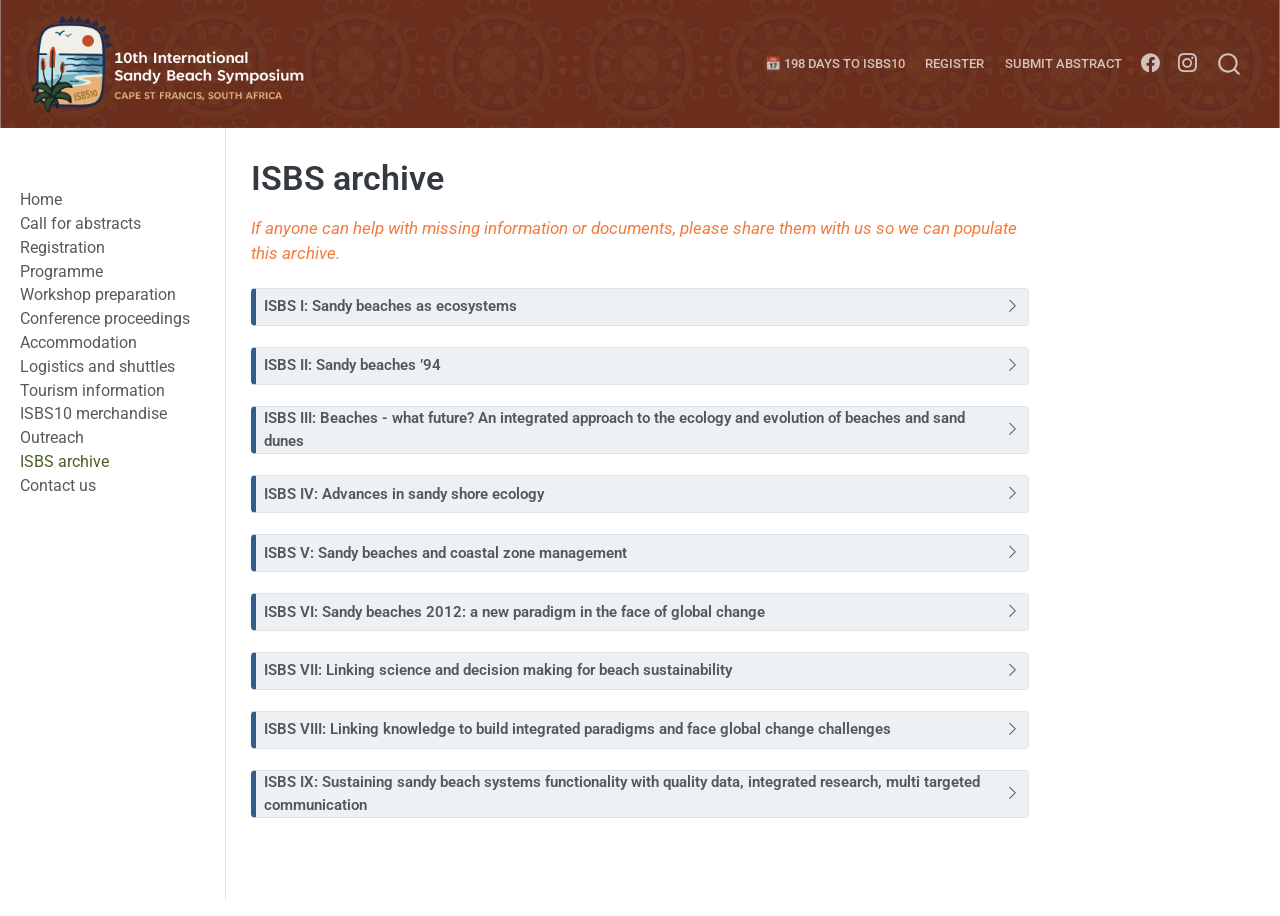
<file: docs/isbsarchive.html>
<!DOCTYPE html>
<html xmlns="http://www.w3.org/1999/xhtml" lang="en" xml:lang="en"><head>

<meta charset="utf-8">
<meta name="generator" content="quarto-1.9.38">

<meta name="viewport" content="width=device-width, initial-scale=1.0, user-scalable=yes">


<title>ISBS archive</title>
<style>
/* Default styles provided by pandoc.
** See https://pandoc.org/MANUAL.html#variables-for-html for config info.
*/
code{white-space: pre-wrap;}
span.smallcaps{font-variant: small-caps;}
div.columns{display: flex; gap: min(4vw, 1.5em);}
div.column{flex: auto; overflow-x: auto;}
div.hanging-indent{margin-left: 1.5em; text-indent: -1.5em;}
ul.task-list{list-style: none;}
ul.task-list li input[type="checkbox"] {
  width: 0.8em;
  margin: 0 0.8em 0.2em -1em; /* quarto-specific, see https://github.com/quarto-dev/quarto-cli/issues/4556 */ 
  vertical-align: middle;
}
</style>


<script src="site_libs/quarto-nav/quarto-nav.js"></script>
<script src="site_libs/clipboard/clipboard.min.js"></script>
<script src="site_libs/quarto-search/autocomplete.umd.js"></script>
<script src="site_libs/quarto-search/fuse.min.js"></script>
<script src="site_libs/quarto-search/quarto-search.js"></script>
<meta name="quarto:offset" content="./">
<script src="site_libs/quarto-html/quarto.js" type="module"></script>
<script src="site_libs/quarto-html/tabsets/tabsets.js" type="module"></script>
<script src="site_libs/quarto-html/popper.min.js"></script>
<script src="site_libs/quarto-html/tippy.umd.min.js"></script>
<script src="site_libs/quarto-html/anchor.min.js"></script>
<link href="site_libs/quarto-html/tippy.css" rel="stylesheet">
<link href="site_libs/quarto-html/quarto-syntax-highlighting-15634bcf2e68342d4ad2dfa704d543f6.css" rel="stylesheet" id="quarto-text-highlighting-styles">
<script src="site_libs/bootstrap/bootstrap.min.js"></script>
<link href="site_libs/bootstrap/bootstrap-icons.css" rel="stylesheet">
<link href="site_libs/bootstrap/bootstrap-04c440276c462db59ac3082505e47b46.min.css" rel="stylesheet" append-hash="true" id="quarto-bootstrap" data-mode="light">
<script id="quarto-search-options" type="application/json">{
  "location": "navbar",
  "copy-button": false,
  "collapse-after": 3,
  "panel-placement": "end",
  "type": "overlay",
  "limit": 50,
  "keyboard-shortcut": [
    "f",
    "/",
    "s"
  ],
  "show-item-context": false,
  "language": {
    "search-no-results-text": "No results",
    "search-matching-documents-text": "matching documents",
    "search-copy-link-title": "Copy link to search",
    "search-hide-matches-text": "Hide additional matches",
    "search-more-match-text": "more match in this document",
    "search-more-matches-text": "more matches in this document",
    "search-clear-button-title": "Clear",
    "search-text-placeholder": "",
    "search-detached-cancel-button-title": "Cancel",
    "search-submit-button-title": "Submit",
    "search-label": "Search"
  }
}</script>
<script defer="" src="countdown.js"></script>


<link rel="stylesheet" href="styles.css">
</head>

<body class="nav-sidebar docked nav-fixed quarto-light">

<div id="quarto-search-results"></div>
  <header id="quarto-header" class="headroom fixed-top">
    <nav class="navbar navbar-expand-lg " data-bs-theme="dark">
      <div class="navbar-container container-fluid">
      <div class="navbar-brand-container mx-auto">
    <a href="./index.html" class="navbar-brand navbar-brand-logo">
    <img src="./imgs/isbs10logo_lr.png" alt="" class="navbar-logo light-content">
    <img src="./imgs/isbs10logo_lr.png" alt="" class="navbar-logo dark-content">
    </a>
  </div>
            <div id="quarto-search" class="" title="Search"></div>
          <button class="navbar-toggler" type="button" data-bs-toggle="collapse" data-bs-target="#navbarCollapse" aria-controls="navbarCollapse" role="menu" aria-expanded="false" aria-label="Toggle navigation" onclick="if (window.quartoToggleHeadroom) { window.quartoToggleHeadroom(); }">
  <span class="navbar-toggler-icon"></span>
</button>
          <div class="collapse navbar-collapse" id="navbarCollapse">
            <ul class="navbar-nav navbar-nav-scroll ms-auto">
  <li class="nav-item">
    <a class="nav-link" href="https://easternsun.eventsair.com/2027-sandy-beach-symposium/isbs10---delegate-registration-form/Site/Register" target="_blank"> 
<span class="menu-text">Register</span></a>
  </li>  
  <li class="nav-item">
    <a class="nav-link" href="https://easternsun.eventsair.com/2027-sandy-beach-symposium/call-for-abstracts" target="_blank"> 
<span class="menu-text">Submit abstract</span></a>
  </li>  
  <li class="nav-item compact">
    <a class="nav-link" href="https://www.facebook.com/beachscience/"> <i class="bi bi-facebook" role="img">
</i> 
<span class="menu-text"></span></a>
  </li>  
  <li class="nav-item compact">
    <a class="nav-link" href="https://www.instagram.com/sandybeachscience"> <i class="bi bi-instagram" role="img">
</i> 
<span class="menu-text"></span></a>
  </li>  
</ul>
          </div> <!-- /navcollapse -->
            <div class="quarto-navbar-tools">
</div>
      </div> <!-- /container-fluid -->
    </nav>
  <nav class="quarto-secondary-nav">
    <div class="container-fluid d-flex">
      <button type="button" class="quarto-btn-toggle btn" data-bs-toggle="collapse" role="button" data-bs-target=".quarto-sidebar-collapse-item" aria-controls="quarto-sidebar" aria-expanded="false" aria-label="Toggle sidebar navigation" onclick="if (window.quartoToggleHeadroom) { window.quartoToggleHeadroom(); }">
        <i class="bi bi-layout-text-sidebar-reverse"></i>
      </button>
        <nav class="quarto-page-breadcrumbs" aria-label="breadcrumb"><ol class="breadcrumb"><li class="breadcrumb-item"><a href="./isbsarchive.html">ISBS archive</a></li></ol></nav>
        <a class="flex-grow-1" role="navigation" data-bs-toggle="collapse" data-bs-target=".quarto-sidebar-collapse-item" aria-controls="quarto-sidebar" aria-expanded="false" aria-label="Toggle sidebar navigation" onclick="if (window.quartoToggleHeadroom) { window.quartoToggleHeadroom(); }">      
        </a>
      <button type="button" class="btn quarto-search-button" aria-label="Search" onclick="window.quartoOpenSearch();">
        <i class="bi bi-search"></i>
      </button>
    </div>
  </nav>
</header>
<!-- content -->
<div id="quarto-content" class="quarto-container page-columns page-rows-contents page-layout-article page-navbar">
<!-- sidebar -->
  <nav id="quarto-sidebar" class="sidebar collapse collapse-horizontal quarto-sidebar-collapse-item sidebar-navigation docked overflow-auto">
        <div class="mt-2 flex-shrink-0 align-items-center">
        <div class="sidebar-search">
        <div id="quarto-search" class="" title="Search"></div>
        </div>
        </div>
    <div class="sidebar-menu-container"> 
    <ul class="list-unstyled mt-1">
        <li class="sidebar-item">
  <div class="sidebar-item-container"> 
  <a href="./index.html" class="sidebar-item-text sidebar-link">
 <span class="menu-text">Home</span></a>
  </div>
</li>
        <li class="sidebar-item">
  <div class="sidebar-item-container"> 
  <a href="./callforabstracts.html" class="sidebar-item-text sidebar-link">
 <span class="menu-text">Call for abstracts</span></a>
  </div>
</li>
        <li class="sidebar-item">
  <div class="sidebar-item-container"> 
  <a href="./registration.html" class="sidebar-item-text sidebar-link">
 <span class="menu-text">Registration</span></a>
  </div>
</li>
        <li class="sidebar-item">
  <div class="sidebar-item-container"> 
  <a href="./programme.html" class="sidebar-item-text sidebar-link">
 <span class="menu-text">Programme</span></a>
  </div>
</li>
        <li class="sidebar-item">
  <div class="sidebar-item-container"> 
  <a href="./workshopprep.html" class="sidebar-item-text sidebar-link">
 <span class="menu-text">Workshop preparation</span></a>
  </div>
</li>
        <li class="sidebar-item">
  <div class="sidebar-item-container"> 
  <a href="./proceedings.html" class="sidebar-item-text sidebar-link">
 <span class="menu-text">Conference proceedings</span></a>
  </div>
</li>
        <li class="sidebar-item">
  <div class="sidebar-item-container"> 
  <a href="./accommodation.html" class="sidebar-item-text sidebar-link">
 <span class="menu-text">Accommodation</span></a>
  </div>
</li>
        <li class="sidebar-item">
  <div class="sidebar-item-container"> 
  <a href="./logistics.html" class="sidebar-item-text sidebar-link">
 <span class="menu-text">Logistics and shuttles</span></a>
  </div>
</li>
        <li class="sidebar-item">
  <div class="sidebar-item-container"> 
  <a href="./tourism.html" class="sidebar-item-text sidebar-link">
 <span class="menu-text">Tourism information</span></a>
  </div>
</li>
        <li class="sidebar-item">
  <div class="sidebar-item-container"> 
  <a href="./merchandise.html" class="sidebar-item-text sidebar-link">
 <span class="menu-text">ISBS10 merchandise</span></a>
  </div>
</li>
        <li class="sidebar-item">
  <div class="sidebar-item-container"> 
  <a href="./outreach.html" class="sidebar-item-text sidebar-link">
 <span class="menu-text">Outreach</span></a>
  </div>
</li>
        <li class="sidebar-item">
  <div class="sidebar-item-container"> 
  <a href="./isbsarchive.html" class="sidebar-item-text sidebar-link active">
 <span class="menu-text">ISBS archive</span></a>
  </div>
</li>
        <li class="sidebar-item">
  <div class="sidebar-item-container"> 
  <a href="./contactus.html" class="sidebar-item-text sidebar-link">
 <span class="menu-text">Contact us</span></a>
  </div>
</li>
    </ul>
    </div>
</nav>
<div id="quarto-sidebar-glass" class="quarto-sidebar-collapse-item" data-bs-toggle="collapse" data-bs-target=".quarto-sidebar-collapse-item"></div>
<!-- margin-sidebar -->
    <div id="quarto-margin-sidebar" class="sidebar margin-sidebar zindex-bottom">
        
    </div>
<!-- main -->
<main class="content" id="quarto-document-content">

<header id="title-block-header" class="quarto-title-block default">
<div class="quarto-title">
<h1 class="title">ISBS archive</h1>
</div>



<div class="quarto-title-meta">

    
  
    
  </div>
  


</header>


<p><span class="text-warning"><em>If anyone can help with missing information or documents, please share them with us so we can populate this archive.</em></span></p>
<div id="isbsI" class="callout callout-style-default callout-note no-icon callout-titled">
<div class="callout-header d-flex align-content-center collapsed" data-bs-toggle="collapse" data-bs-target=".callout-1-contents" aria-controls="callout-1" aria-expanded="false" aria-label="Toggle callout">
<div class="callout-icon-container">
<i class="callout-icon no-icon"></i>
</div>
<div class="callout-title-container flex-fill">
<span class="screen-reader-only">Note</span>ISBS I: Sandy beaches as ecosystems
</div>
<div class="callout-btn-toggle d-inline-block border-0 py-1 ps-1 pe-0 float-end"><i class="callout-toggle"></i></div>
</div>
<div id="callout-1" class="callout-1-contents callout-collapse collapse">
<div class="callout-body-container callout-body">
<p>Port Elizabeth, South Africa | 17-21 January 1993</p>
<p><span class="btn btn-secondary" target="_blank" rel="noopener noreferrer">Book of abstracts</span> <a href="https://link.springer.com/book/10.1007/978-94-017-2938-3" class="btn btn-primary" target="_blank" rel="noopener noreferrer">Conference proceedings</a></p>
</div>
</div>
</div>
<div id="isbsII" class="callout callout-style-default callout-note no-icon callout-titled">
<div class="callout-header d-flex align-content-center collapsed" data-bs-toggle="collapse" data-bs-target=".callout-2-contents" aria-controls="callout-2" aria-expanded="false" aria-label="Toggle callout">
<div class="callout-icon-container">
<i class="callout-icon no-icon"></i>
</div>
<div class="callout-title-container flex-fill">
<span class="screen-reader-only">Note</span>ISBS II: Sandy beaches ’94
</div>
<div class="callout-btn-toggle d-inline-block border-0 py-1 ps-1 pe-0 float-end"><i class="callout-toggle"></i></div>
</div>
<div id="callout-2" class="callout-2-contents callout-collapse collapse">
<div class="callout-body-container callout-body">
<p>Valdivia, Chile | 12-16 September 1994</p>
<p><span class="btn btn-secondary" target="_blank" rel="noopener noreferrer">Book of abstracts</span> <a href="https://rchn.biologiachile.cl/en/contents/1996v69n4.php" class="btn btn-primary" target="_blank" rel="noopener noreferrer">Conference proceedings</a></p>
</div>
</div>
</div>
<div id="isbsIII" class="callout callout-style-default callout-note no-icon callout-titled">
<div class="callout-header d-flex align-content-center collapsed" data-bs-toggle="collapse" data-bs-target=".callout-3-contents" aria-controls="callout-3" aria-expanded="false" aria-label="Toggle callout">
<div class="callout-icon-container">
<i class="callout-icon no-icon"></i>
</div>
<div class="callout-title-container flex-fill">
<span class="screen-reader-only">Note</span>ISBS III: Beaches - what future? An integrated approach to the ecology and evolution of beaches and sand dunes
</div>
<div class="callout-btn-toggle d-inline-block border-0 py-1 ps-1 pe-0 float-end"><i class="callout-toggle"></i></div>
</div>
<div id="callout-3" class="callout-3-contents callout-collapse collapse">
<div class="callout-body-container callout-body">
<p>Florence, Italy | 18-23 October 2001</p>
<p><span class="btn btn-secondary" target="_blank" rel="noopener noreferrer">Book of abstracts</span> <a href="https://www.sciencedirect.com/journal/estuarine-coastal-and-shelf-science/vol/58/suppl/S" class="btn btn-primary" target="_blank" rel="noopener noreferrer">Conference proceedings</a></p>
</div>
</div>
</div>
<div id="isbsIV" class="callout callout-style-default callout-note no-icon callout-titled">
<div class="callout-header d-flex align-content-center collapsed" data-bs-toggle="collapse" data-bs-target=".callout-4-contents" aria-controls="callout-4" aria-expanded="false" aria-label="Toggle callout">
<div class="callout-icon-container">
<i class="callout-icon no-icon"></i>
</div>
<div class="callout-title-container flex-fill">
<span class="screen-reader-only">Note</span>ISBS IV: Advances in sandy shore ecology
</div>
<div class="callout-btn-toggle d-inline-block border-0 py-1 ps-1 pe-0 float-end"><i class="callout-toggle"></i></div>
</div>
<div id="callout-4" class="callout-4-contents callout-collapse collapse">
<div class="callout-body-container callout-body">
<p>Vigo, Spain | 9-13 September 2006</p>
<p><span class="btn btn-secondary" target="_blank" rel="noopener noreferrer">Book of abstracts</span> <a href="https://onlinelibrary.wiley.com/toc/14390485/2008/29/s1" class="btn btn-primary" target="_blank" rel="noopener noreferrer">Conference proceedings</a></p>
</div>
</div>
</div>
<div id="isbsV" class="callout callout-style-default callout-note no-icon callout-titled">
<div class="callout-header d-flex align-content-center collapsed" data-bs-toggle="collapse" data-bs-target=".callout-5-contents" aria-controls="callout-5" aria-expanded="false" aria-label="Toggle callout">
<div class="callout-icon-container">
<i class="callout-icon no-icon"></i>
</div>
<div class="callout-title-container flex-fill">
<span class="screen-reader-only">Note</span>ISBS V: Sandy beaches and coastal zone management
</div>
<div class="callout-btn-toggle d-inline-block border-0 py-1 ps-1 pe-0 float-end"><i class="callout-toggle"></i></div>
</div>
<div id="callout-5" class="callout-5-contents callout-collapse collapse">
<div class="callout-body-container callout-body">
<p>Rabat, Morocco | 19-23 October 2009</p>
<p><span class="btn btn-secondary" target="_blank" rel="noopener noreferrer">Book of abstracts</span> <a href="https://www.researchgate.net/publication/325989110_Sandy_beaches_and_coastal_zone_management_-_Proceeding_of_the_Fifth_International_Symposium_on_Sandy_Beaches_19-23_October_2009_Rabat_Marocco" class="btn btn-primary" target="_blank" rel="noopener noreferrer">Conference proceedings</a></p>
</div>
</div>
</div>
<div id="isbsVI" class="callout callout-style-default callout-note no-icon callout-titled">
<div class="callout-header d-flex align-content-center collapsed" data-bs-toggle="collapse" data-bs-target=".callout-6-contents" aria-controls="callout-6" aria-expanded="false" aria-label="Toggle callout">
<div class="callout-icon-container">
<i class="callout-icon no-icon"></i>
</div>
<div class="callout-title-container flex-fill">
<span class="screen-reader-only">Note</span>ISBS VI: Sandy beaches 2012: a new paradigm in the face of global change
</div>
<div class="callout-btn-toggle d-inline-block border-0 py-1 ps-1 pe-0 float-end"><i class="callout-toggle"></i></div>
</div>
<div id="callout-6" class="callout-6-contents callout-collapse collapse">
<div class="callout-body-container callout-body">
<p>Mpekweni, South Africa | 23-28 June 2012</p>
<p><span class="btn btn-secondary" target="_blank" rel="noopener noreferrer">Book of abstracts</span> <a href="https://www.sciencedirect.com/journal/estuarine-coastal-and-shelf-science/vol/150/part/PA" class="btn btn-primary" target="_blank" rel="noopener noreferrer">Conference proceedings</a></p>
</div>
</div>
</div>
<div id="isbsVII" class="callout callout-style-default callout-note no-icon callout-titled">
<div class="callout-header d-flex align-content-center collapsed" data-bs-toggle="collapse" data-bs-target=".callout-7-contents" aria-controls="callout-7" aria-expanded="false" aria-label="Toggle callout">
<div class="callout-icon-container">
<i class="callout-icon no-icon"></i>
</div>
<div class="callout-title-container flex-fill">
<span class="screen-reader-only">Note</span>ISBS VII: Linking science and decision making for beach sustainability
</div>
<div class="callout-btn-toggle d-inline-block border-0 py-1 ps-1 pe-0 float-end"><i class="callout-toggle"></i></div>
</div>
<div id="callout-7" class="callout-7-contents callout-collapse collapse">
<div class="callout-body-container callout-body">
<p>Ilhabella, Brazil | 6-10 July 2015</p>
<p><span class="btn btn-secondary" target="_blank" rel="noopener noreferrer">Book of abstracts</span> <a href="https://www.scielo.br/j/bjoce/i/2016.v64nspe2/?ilang=en" class="btn btn-primary" target="_blank" rel="noopener noreferrer">Conference proceedings</a></p>
</div>
</div>
</div>
<div id="isbsVIII" class="callout callout-style-default callout-note no-icon callout-titled">
<div class="callout-header d-flex align-content-center collapsed" data-bs-toggle="collapse" data-bs-target=".callout-8-contents" aria-controls="callout-8" aria-expanded="false" aria-label="Toggle callout">
<div class="callout-icon-container">
<i class="callout-icon no-icon"></i>
</div>
<div class="callout-title-container flex-fill">
<span class="screen-reader-only">Note</span>ISBS VIII: Linking knowledge to build integrated paradigms and face global change challenges
</div>
<div class="callout-btn-toggle d-inline-block border-0 py-1 ps-1 pe-0 float-end"><i class="callout-toggle"></i></div>
</div>
<div id="callout-8" class="callout-8-contents callout-collapse collapse">
<div class="callout-body-container callout-body">
<p>Greece | 2018</p>
<p><span class="btn btn-secondary" target="_blank" rel="noopener noreferrer">Book of abstracts</span> <a href="https://www.sciencedirect.com/special-issue/10P8S0NHSLK" class="btn btn-primary" target="_blank" rel="noopener noreferrer">Conference proceedings</a></p>
</div>
</div>
</div>
<div id="isbsIX" class="callout callout-style-default callout-note no-icon callout-titled">
<div class="callout-header d-flex align-content-center collapsed" data-bs-toggle="collapse" data-bs-target=".callout-9-contents" aria-controls="callout-9" aria-expanded="false" aria-label="Toggle callout">
<div class="callout-icon-container">
<i class="callout-icon no-icon"></i>
</div>
<div class="callout-title-container flex-fill">
<span class="screen-reader-only">Note</span>ISBS IX: Sustaining sandy beach systems functionality with quality data, integrated research, multi targeted communication
</div>
<div class="callout-btn-toggle d-inline-block border-0 py-1 ps-1 pe-0 float-end"><i class="callout-toggle"></i></div>
</div>
<div id="callout-9" class="callout-9-contents callout-collapse collapse">
<div class="callout-body-container callout-body">
<p>Lecce, Italy | June 2024</p>
<p><span class="btn btn-secondary" target="_blank" rel="noopener noreferrer">Book of abstracts</span> <a href="https://www.sciencedirect.com/special-issue/1039ZDZS7R5" class="btn btn-primary" target="_blank" rel="noopener noreferrer">Conference proceedings</a></p>
</div>
</div>
</div>



</main> <!-- /main -->
<script id="quarto-html-after-body" type="application/javascript">
  window.document.addEventListener("DOMContentLoaded", function (event) {
    const icon = "";
    const anchorJS = new window.AnchorJS();
    anchorJS.options = {
      placement: 'right',
      icon: icon
    };
    anchorJS.add('.anchored');
    const isCodeAnnotation = (el) => {
      for (const clz of el.classList) {
        if (clz.startsWith('code-annotation-')) {                     
          return true;
        }
      }
      return false;
    }
    const onCopySuccess = function(e) {
      // button target
      const button = e.trigger;
      // don't keep focus
      button.blur();
      // flash "checked"
      button.classList.add('code-copy-button-checked');
      var currentTitle = button.getAttribute("title");
      button.setAttribute("title", "Copied!");
      let tooltip;
      if (window.bootstrap) {
        button.setAttribute("data-bs-toggle", "tooltip");
        button.setAttribute("data-bs-placement", "left");
        button.setAttribute("data-bs-title", "Copied!");
        tooltip = new bootstrap.Tooltip(button, 
          { trigger: "manual", 
            customClass: "code-copy-button-tooltip",
            offset: [0, -8]});
        tooltip.show();    
      }
      setTimeout(function() {
        if (tooltip) {
          tooltip.hide();
          button.removeAttribute("data-bs-title");
          button.removeAttribute("data-bs-toggle");
          button.removeAttribute("data-bs-placement");
        }
        button.setAttribute("title", currentTitle);
        button.classList.remove('code-copy-button-checked');
      }, 1000);
      // clear code selection
      e.clearSelection();
    }
    const getTextToCopy = function(trigger) {
      const outerScaffold = trigger.parentElement.cloneNode(true);
      const codeEl = outerScaffold.querySelector('code');
      for (const childEl of codeEl.children) {
        if (isCodeAnnotation(childEl)) {
          childEl.remove();
        }
      }
      return codeEl.innerText;
    }
    const clipboard = new window.ClipboardJS('.code-copy-button:not([data-in-quarto-modal])', {
      text: getTextToCopy
    });
    clipboard.on('success', onCopySuccess);
    if (window.document.getElementById('quarto-embedded-source-code-modal')) {
      const clipboardModal = new window.ClipboardJS('.code-copy-button[data-in-quarto-modal]', {
        text: getTextToCopy,
        container: window.document.getElementById('quarto-embedded-source-code-modal')
      });
      clipboardModal.on('success', onCopySuccess);
    }
      var localhostRegex = new RegExp(/^(?:http|https):\/\/localhost\:?[0-9]*\//);
      var mailtoRegex = new RegExp(/^mailto:/);
        var filterRegex = new RegExp('/' + window.location.host + '/');
      var isInternal = (href) => {
          return filterRegex.test(href) || localhostRegex.test(href) || mailtoRegex.test(href);
      }
      // Inspect non-navigation links and adorn them if external
     var links = window.document.querySelectorAll('a[href]:not(.nav-link):not(.navbar-brand):not(.toc-action):not(.sidebar-link):not(.sidebar-item-toggle):not(.pagination-link):not(.no-external):not([aria-hidden]):not(.dropdown-item):not(.quarto-navigation-tool):not(.about-link)');
      for (var i=0; i<links.length; i++) {
        const link = links[i];
        if (!isInternal(link.href)) {
          // undo the damage that might have been done by quarto-nav.js in the case of
          // links that we want to consider external
          if (link.dataset.originalHref !== undefined) {
            link.href = link.dataset.originalHref;
          }
        }
      }
    function tippyHover(el, contentFn, onTriggerFn, onUntriggerFn) {
      const config = {
        allowHTML: true,
        maxWidth: 500,
        delay: 100,
        arrow: false,
        appendTo: function(el) {
            return el.parentElement;
        },
        interactive: true,
        interactiveBorder: 10,
        theme: 'quarto',
        placement: 'bottom-start',
      };
      if (contentFn) {
        config.content = contentFn;
      }
      if (onTriggerFn) {
        config.onTrigger = onTriggerFn;
      }
      if (onUntriggerFn) {
        config.onUntrigger = onUntriggerFn;
      }
      window.tippy(el, config); 
    }
    const noterefs = window.document.querySelectorAll('a[role="doc-noteref"]');
    for (var i=0; i<noterefs.length; i++) {
      const ref = noterefs[i];
      tippyHover(ref, function() {
        // use id or data attribute instead here
        let href = ref.getAttribute('data-footnote-href') || ref.getAttribute('href');
        try { href = new URL(href).hash; } catch {}
        const id = href.replace(/^#\/?/, "");
        const note = window.document.getElementById(id);
        if (note) {
          return note.innerHTML;
        } else {
          return "";
        }
      });
    }
    const xrefs = window.document.querySelectorAll('a.quarto-xref');
    const processXRef = (id, note) => {
      // Strip column container classes
      const stripColumnClz = (el) => {
        el.classList.remove("page-full", "page-columns");
        if (el.children) {
          for (const child of el.children) {
            stripColumnClz(child);
          }
        }
      }
      stripColumnClz(note)
      if (id === null || id.startsWith('sec-')) {
        // Special case sections, only their first couple elements
        const container = document.createElement("div");
        if (note.children && note.children.length > 2) {
          container.appendChild(note.children[0].cloneNode(true));
          for (let i = 1; i < note.children.length; i++) {
            const child = note.children[i];
            if (child.tagName === "P" && child.innerText === "") {
              continue;
            } else {
              container.appendChild(child.cloneNode(true));
              break;
            }
          }
          if (window.Quarto?.typesetMath) {
            window.Quarto.typesetMath(container);
          }
          return container.innerHTML
        } else {
          if (window.Quarto?.typesetMath) {
            window.Quarto.typesetMath(note);
          }
          return note.innerHTML;
        }
      } else {
        // Remove any anchor links if they are present
        const anchorLink = note.querySelector('a.anchorjs-link');
        if (anchorLink) {
          anchorLink.remove();
        }
        if (window.Quarto?.typesetMath) {
          window.Quarto.typesetMath(note);
        }
        if (note.classList.contains("callout")) {
          return note.outerHTML;
        } else {
          return note.innerHTML;
        }
      }
    }
    for (var i=0; i<xrefs.length; i++) {
      const xref = xrefs[i];
      tippyHover(xref, undefined, function(instance) {
        instance.disable();
        let url = xref.getAttribute('href');
        let hash = undefined; 
        if (url.startsWith('#')) {
          hash = url;
        } else {
          try { hash = new URL(url).hash; } catch {}
        }
        if (hash) {
          const id = hash.replace(/^#\/?/, "");
          const note = window.document.getElementById(id);
          if (note !== null) {
            try {
              const html = processXRef(id, note.cloneNode(true));
              instance.setContent(html);
            } finally {
              instance.enable();
              instance.show();
            }
          } else {
            // See if we can fetch this
            fetch(url.split('#')[0])
            .then(res => res.text())
            .then(html => {
              const parser = new DOMParser();
              const htmlDoc = parser.parseFromString(html, "text/html");
              const note = htmlDoc.getElementById(id);
              if (note !== null) {
                const html = processXRef(id, note);
                instance.setContent(html);
              } 
            }).finally(() => {
              instance.enable();
              instance.show();
            });
          }
        } else {
          // See if we can fetch a full url (with no hash to target)
          // This is a special case and we should probably do some content thinning / targeting
          fetch(url)
          .then(res => res.text())
          .then(html => {
            const parser = new DOMParser();
            const htmlDoc = parser.parseFromString(html, "text/html");
            const note = htmlDoc.querySelector('main.content');
            if (note !== null) {
              // This should only happen for chapter cross references
              // (since there is no id in the URL)
              // remove the first header
              if (note.children.length > 0 && note.children[0].tagName === "HEADER") {
                note.children[0].remove();
              }
              const html = processXRef(null, note);
              instance.setContent(html);
            } 
          }).finally(() => {
            instance.enable();
            instance.show();
          });
        }
      }, function(instance) {
      });
    }
        let selectedAnnoteEl;
        const selectorForAnnotation = ( cell, annotation) => {
          let cellAttr = 'data-code-cell="' + cell + '"';
          let lineAttr = 'data-code-annotation="' +  annotation + '"';
          const selector = 'span[' + cellAttr + '][' + lineAttr + ']';
          return selector;
        }
        const selectCodeLines = (annoteEl) => {
          const doc = window.document;
          const targetCell = annoteEl.getAttribute("data-target-cell");
          const targetAnnotation = annoteEl.getAttribute("data-target-annotation");
          const annoteSpan = window.document.querySelector(selectorForAnnotation(targetCell, targetAnnotation));
          const lines = annoteSpan.getAttribute("data-code-lines").split(",");
          const lineIds = lines.map((line) => {
            return targetCell + "-" + line;
          })
          let top = null;
          let height = null;
          let parent = null;
          if (lineIds.length > 0) {
              //compute the position of the single el (top and bottom and make a div)
              const el = window.document.getElementById(lineIds[0]);
              top = el.offsetTop;
              height = el.offsetHeight;
              parent = el.parentElement.parentElement;
            if (lineIds.length > 1) {
              const lastEl = window.document.getElementById(lineIds[lineIds.length - 1]);
              const bottom = lastEl.offsetTop + lastEl.offsetHeight;
              height = bottom - top;
            }
            if (top !== null && height !== null && parent !== null) {
              // cook up a div (if necessary) and position it 
              let div = window.document.getElementById("code-annotation-line-highlight");
              if (div === null) {
                div = window.document.createElement("div");
                div.setAttribute("id", "code-annotation-line-highlight");
                div.style.position = 'absolute';
                parent.appendChild(div);
              }
              div.style.top = top - 2 + "px";
              div.style.height = height + 4 + "px";
              div.style.left = 0;
              let gutterDiv = window.document.getElementById("code-annotation-line-highlight-gutter");
              if (gutterDiv === null) {
                gutterDiv = window.document.createElement("div");
                gutterDiv.setAttribute("id", "code-annotation-line-highlight-gutter");
                gutterDiv.style.position = 'absolute';
                const codeCell = window.document.getElementById(targetCell);
                const gutter = codeCell.querySelector('.code-annotation-gutter');
                gutter.appendChild(gutterDiv);
              }
              gutterDiv.style.top = top - 2 + "px";
              gutterDiv.style.height = height + 4 + "px";
            }
            selectedAnnoteEl = annoteEl;
          }
        };
        const unselectCodeLines = () => {
          const elementsIds = ["code-annotation-line-highlight", "code-annotation-line-highlight-gutter"];
          elementsIds.forEach((elId) => {
            const div = window.document.getElementById(elId);
            if (div) {
              div.remove();
            }
          });
          selectedAnnoteEl = undefined;
        };
          // Handle positioning of the toggle
      window.addEventListener(
        "resize",
        throttle(() => {
          elRect = undefined;
          if (selectedAnnoteEl) {
            selectCodeLines(selectedAnnoteEl);
          }
        }, 10)
      );
      function throttle(fn, ms) {
      let throttle = false;
      let timer;
        return (...args) => {
          if(!throttle) { // first call gets through
              fn.apply(this, args);
              throttle = true;
          } else { // all the others get throttled
              if(timer) clearTimeout(timer); // cancel #2
              timer = setTimeout(() => {
                fn.apply(this, args);
                timer = throttle = false;
              }, ms);
          }
        };
      }
        // Attach click handler to the DT
        const annoteDls = window.document.querySelectorAll('dt[data-target-cell]');
        for (const annoteDlNode of annoteDls) {
          annoteDlNode.addEventListener('click', (event) => {
            const clickedEl = event.target;
            if (clickedEl !== selectedAnnoteEl) {
              unselectCodeLines();
              const activeEl = window.document.querySelector('dt[data-target-cell].code-annotation-active');
              if (activeEl) {
                activeEl.classList.remove('code-annotation-active');
              }
              selectCodeLines(clickedEl);
              clickedEl.classList.add('code-annotation-active');
            } else {
              // Unselect the line
              unselectCodeLines();
              clickedEl.classList.remove('code-annotation-active');
            }
          });
        }
    const findCites = (el) => {
      const parentEl = el.parentElement;
      if (parentEl) {
        const cites = parentEl.dataset.cites;
        if (cites) {
          return {
            el,
            cites: cites.split(' ')
          };
        } else {
          return findCites(el.parentElement)
        }
      } else {
        return undefined;
      }
    };
    var bibliorefs = window.document.querySelectorAll('a[role="doc-biblioref"]');
    for (var i=0; i<bibliorefs.length; i++) {
      const ref = bibliorefs[i];
      const citeInfo = findCites(ref);
      if (citeInfo) {
        tippyHover(citeInfo.el, function() {
          var popup = window.document.createElement('div');
          citeInfo.cites.forEach(function(cite) {
            var citeDiv = window.document.createElement('div');
            citeDiv.classList.add('hanging-indent');
            citeDiv.classList.add('csl-entry');
            var biblioDiv = window.document.getElementById('ref-' + cite);
            if (biblioDiv) {
              citeDiv.innerHTML = biblioDiv.innerHTML;
            }
            popup.appendChild(citeDiv);
          });
          return popup.innerHTML;
        });
      }
    }
  });
  </script>
</div> <!-- /content -->




</body></html>
</file>
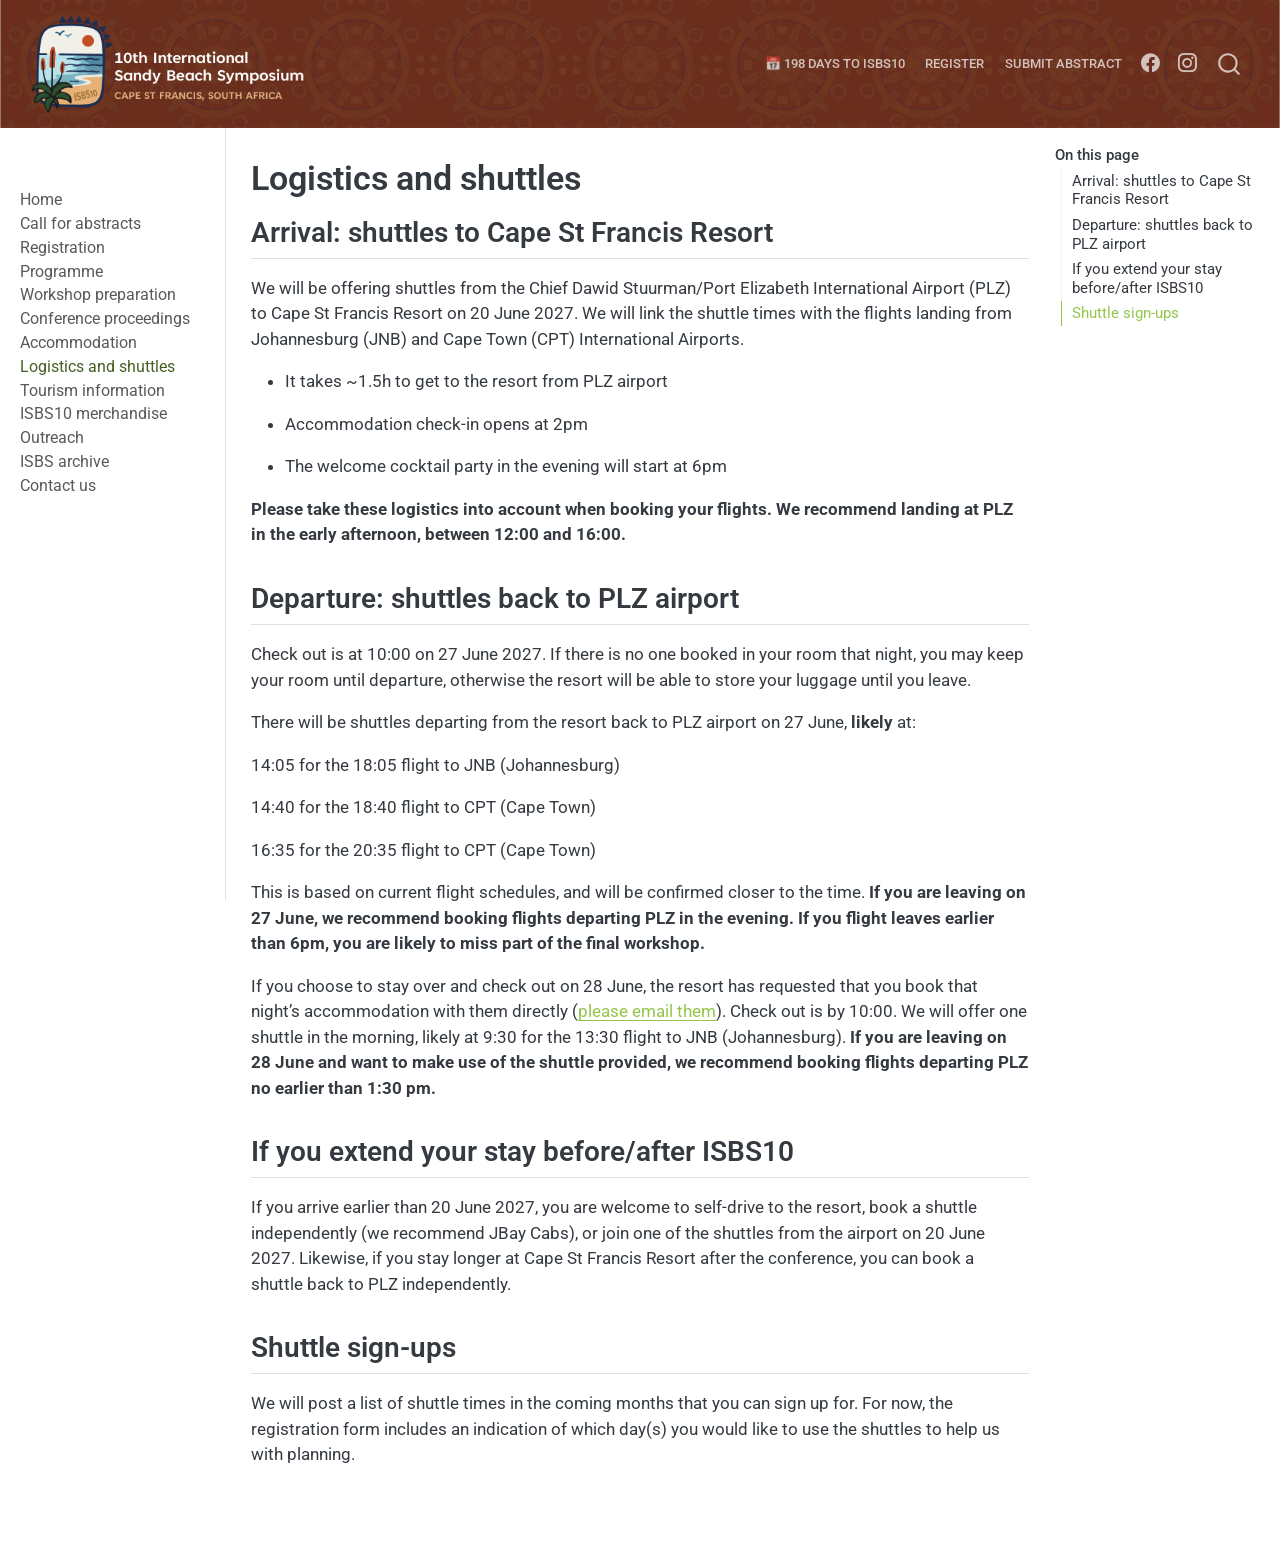
<file: docs/logistics.html>
<!DOCTYPE html>
<html xmlns="http://www.w3.org/1999/xhtml" lang="en" xml:lang="en"><head>

<meta charset="utf-8">
<meta name="generator" content="quarto-1.9.38">

<meta name="viewport" content="width=device-width, initial-scale=1.0, user-scalable=yes">


<title>Logistics and shuttles</title>
<style>
/* Default styles provided by pandoc.
** See https://pandoc.org/MANUAL.html#variables-for-html for config info.
*/
code{white-space: pre-wrap;}
span.smallcaps{font-variant: small-caps;}
div.columns{display: flex; gap: min(4vw, 1.5em);}
div.column{flex: auto; overflow-x: auto;}
div.hanging-indent{margin-left: 1.5em; text-indent: -1.5em;}
ul.task-list{list-style: none;}
ul.task-list li input[type="checkbox"] {
  width: 0.8em;
  margin: 0 0.8em 0.2em -1em; /* quarto-specific, see https://github.com/quarto-dev/quarto-cli/issues/4556 */ 
  vertical-align: middle;
}
</style>


<script src="site_libs/quarto-nav/quarto-nav.js"></script>
<script src="site_libs/clipboard/clipboard.min.js"></script>
<script src="site_libs/quarto-search/autocomplete.umd.js"></script>
<script src="site_libs/quarto-search/fuse.min.js"></script>
<script src="site_libs/quarto-search/quarto-search.js"></script>
<meta name="quarto:offset" content="./">
<script src="site_libs/quarto-html/quarto.js" type="module"></script>
<script src="site_libs/quarto-html/tabsets/tabsets.js" type="module"></script>
<script src="site_libs/quarto-html/popper.min.js"></script>
<script src="site_libs/quarto-html/tippy.umd.min.js"></script>
<script src="site_libs/quarto-html/anchor.min.js"></script>
<link href="site_libs/quarto-html/tippy.css" rel="stylesheet">
<link href="site_libs/quarto-html/quarto-syntax-highlighting-15634bcf2e68342d4ad2dfa704d543f6.css" rel="stylesheet" id="quarto-text-highlighting-styles">
<script src="site_libs/bootstrap/bootstrap.min.js"></script>
<link href="site_libs/bootstrap/bootstrap-icons.css" rel="stylesheet">
<link href="site_libs/bootstrap/bootstrap-04c440276c462db59ac3082505e47b46.min.css" rel="stylesheet" append-hash="true" id="quarto-bootstrap" data-mode="light">
<script id="quarto-search-options" type="application/json">{
  "location": "navbar",
  "copy-button": false,
  "collapse-after": 3,
  "panel-placement": "end",
  "type": "overlay",
  "limit": 50,
  "keyboard-shortcut": [
    "f",
    "/",
    "s"
  ],
  "show-item-context": false,
  "language": {
    "search-no-results-text": "No results",
    "search-matching-documents-text": "matching documents",
    "search-copy-link-title": "Copy link to search",
    "search-hide-matches-text": "Hide additional matches",
    "search-more-match-text": "more match in this document",
    "search-more-matches-text": "more matches in this document",
    "search-clear-button-title": "Clear",
    "search-text-placeholder": "",
    "search-detached-cancel-button-title": "Cancel",
    "search-submit-button-title": "Submit",
    "search-label": "Search"
  }
}</script>
<script defer="" src="countdown.js"></script>


<link rel="stylesheet" href="styles.css">
</head>

<body class="nav-sidebar docked nav-fixed quarto-light">

<div id="quarto-search-results"></div>
  <header id="quarto-header" class="headroom fixed-top">
    <nav class="navbar navbar-expand-lg " data-bs-theme="dark">
      <div class="navbar-container container-fluid">
      <div class="navbar-brand-container mx-auto">
    <a href="./index.html" class="navbar-brand navbar-brand-logo">
    <img src="./imgs/isbs10logo_lr.png" alt="" class="navbar-logo light-content">
    <img src="./imgs/isbs10logo_lr.png" alt="" class="navbar-logo dark-content">
    </a>
  </div>
            <div id="quarto-search" class="" title="Search"></div>
          <button class="navbar-toggler" type="button" data-bs-toggle="collapse" data-bs-target="#navbarCollapse" aria-controls="navbarCollapse" role="menu" aria-expanded="false" aria-label="Toggle navigation" onclick="if (window.quartoToggleHeadroom) { window.quartoToggleHeadroom(); }">
  <span class="navbar-toggler-icon"></span>
</button>
          <div class="collapse navbar-collapse" id="navbarCollapse">
            <ul class="navbar-nav navbar-nav-scroll ms-auto">
  <li class="nav-item">
    <a class="nav-link" href="https://easternsun.eventsair.com/2027-sandy-beach-symposium/isbs10---delegate-registration-form/Site/Register" target="_blank"> 
<span class="menu-text">Register</span></a>
  </li>  
  <li class="nav-item">
    <a class="nav-link" href="https://easternsun.eventsair.com/2027-sandy-beach-symposium/call-for-abstracts" target="_blank"> 
<span class="menu-text">Submit abstract</span></a>
  </li>  
  <li class="nav-item compact">
    <a class="nav-link" href="https://www.facebook.com/beachscience/"> <i class="bi bi-facebook" role="img">
</i> 
<span class="menu-text"></span></a>
  </li>  
  <li class="nav-item compact">
    <a class="nav-link" href="https://www.instagram.com/sandybeachscience"> <i class="bi bi-instagram" role="img">
</i> 
<span class="menu-text"></span></a>
  </li>  
</ul>
          </div> <!-- /navcollapse -->
            <div class="quarto-navbar-tools">
</div>
      </div> <!-- /container-fluid -->
    </nav>
  <nav class="quarto-secondary-nav">
    <div class="container-fluid d-flex">
      <button type="button" class="quarto-btn-toggle btn" data-bs-toggle="collapse" role="button" data-bs-target=".quarto-sidebar-collapse-item" aria-controls="quarto-sidebar" aria-expanded="false" aria-label="Toggle sidebar navigation" onclick="if (window.quartoToggleHeadroom) { window.quartoToggleHeadroom(); }">
        <i class="bi bi-layout-text-sidebar-reverse"></i>
      </button>
        <nav class="quarto-page-breadcrumbs" aria-label="breadcrumb"><ol class="breadcrumb"><li class="breadcrumb-item"><a href="./logistics.html">Logistics and shuttles</a></li></ol></nav>
        <a class="flex-grow-1" role="navigation" data-bs-toggle="collapse" data-bs-target=".quarto-sidebar-collapse-item" aria-controls="quarto-sidebar" aria-expanded="false" aria-label="Toggle sidebar navigation" onclick="if (window.quartoToggleHeadroom) { window.quartoToggleHeadroom(); }">      
        </a>
      <button type="button" class="btn quarto-search-button" aria-label="Search" onclick="window.quartoOpenSearch();">
        <i class="bi bi-search"></i>
      </button>
    </div>
  </nav>
</header>
<!-- content -->
<div id="quarto-content" class="quarto-container page-columns page-rows-contents page-layout-article page-navbar">
<!-- sidebar -->
  <nav id="quarto-sidebar" class="sidebar collapse collapse-horizontal quarto-sidebar-collapse-item sidebar-navigation docked overflow-auto">
        <div class="mt-2 flex-shrink-0 align-items-center">
        <div class="sidebar-search">
        <div id="quarto-search" class="" title="Search"></div>
        </div>
        </div>
    <div class="sidebar-menu-container"> 
    <ul class="list-unstyled mt-1">
        <li class="sidebar-item">
  <div class="sidebar-item-container"> 
  <a href="./index.html" class="sidebar-item-text sidebar-link">
 <span class="menu-text">Home</span></a>
  </div>
</li>
        <li class="sidebar-item">
  <div class="sidebar-item-container"> 
  <a href="./callforabstracts.html" class="sidebar-item-text sidebar-link">
 <span class="menu-text">Call for abstracts</span></a>
  </div>
</li>
        <li class="sidebar-item">
  <div class="sidebar-item-container"> 
  <a href="./registration.html" class="sidebar-item-text sidebar-link">
 <span class="menu-text">Registration</span></a>
  </div>
</li>
        <li class="sidebar-item">
  <div class="sidebar-item-container"> 
  <a href="./programme.html" class="sidebar-item-text sidebar-link">
 <span class="menu-text">Programme</span></a>
  </div>
</li>
        <li class="sidebar-item">
  <div class="sidebar-item-container"> 
  <a href="./workshopprep.html" class="sidebar-item-text sidebar-link">
 <span class="menu-text">Workshop preparation</span></a>
  </div>
</li>
        <li class="sidebar-item">
  <div class="sidebar-item-container"> 
  <a href="./proceedings.html" class="sidebar-item-text sidebar-link">
 <span class="menu-text">Conference proceedings</span></a>
  </div>
</li>
        <li class="sidebar-item">
  <div class="sidebar-item-container"> 
  <a href="./accommodation.html" class="sidebar-item-text sidebar-link">
 <span class="menu-text">Accommodation</span></a>
  </div>
</li>
        <li class="sidebar-item">
  <div class="sidebar-item-container"> 
  <a href="./logistics.html" class="sidebar-item-text sidebar-link active">
 <span class="menu-text">Logistics and shuttles</span></a>
  </div>
</li>
        <li class="sidebar-item">
  <div class="sidebar-item-container"> 
  <a href="./tourism.html" class="sidebar-item-text sidebar-link">
 <span class="menu-text">Tourism information</span></a>
  </div>
</li>
        <li class="sidebar-item">
  <div class="sidebar-item-container"> 
  <a href="./merchandise.html" class="sidebar-item-text sidebar-link">
 <span class="menu-text">ISBS10 merchandise</span></a>
  </div>
</li>
        <li class="sidebar-item">
  <div class="sidebar-item-container"> 
  <a href="./outreach.html" class="sidebar-item-text sidebar-link">
 <span class="menu-text">Outreach</span></a>
  </div>
</li>
        <li class="sidebar-item">
  <div class="sidebar-item-container"> 
  <a href="./isbsarchive.html" class="sidebar-item-text sidebar-link">
 <span class="menu-text">ISBS archive</span></a>
  </div>
</li>
        <li class="sidebar-item">
  <div class="sidebar-item-container"> 
  <a href="./contactus.html" class="sidebar-item-text sidebar-link">
 <span class="menu-text">Contact us</span></a>
  </div>
</li>
    </ul>
    </div>
</nav>
<div id="quarto-sidebar-glass" class="quarto-sidebar-collapse-item" data-bs-toggle="collapse" data-bs-target=".quarto-sidebar-collapse-item"></div>
<!-- margin-sidebar -->
    <div id="quarto-margin-sidebar" class="sidebar margin-sidebar">
        <nav id="TOC" role="doc-toc" class="toc-active">
    <h2 id="toc-title">On this page</h2>
   
  <ul>
  <li><a href="#arrival-shuttles-to-cape-st-francis-resort" id="toc-arrival-shuttles-to-cape-st-francis-resort" class="nav-link active" data-scroll-target="#arrival-shuttles-to-cape-st-francis-resort">Arrival: shuttles to Cape St Francis Resort</a></li>
  <li><a href="#departure-shuttles-back-to-plz-airport" id="toc-departure-shuttles-back-to-plz-airport" class="nav-link" data-scroll-target="#departure-shuttles-back-to-plz-airport">Departure: shuttles back to PLZ airport</a></li>
  <li><a href="#if-you-extend-your-stay-beforeafter-isbs10" id="toc-if-you-extend-your-stay-beforeafter-isbs10" class="nav-link" data-scroll-target="#if-you-extend-your-stay-beforeafter-isbs10">If you extend your stay before/after ISBS10</a></li>
  <li><a href="#shuttle-sign-ups" id="toc-shuttle-sign-ups" class="nav-link" data-scroll-target="#shuttle-sign-ups">Shuttle sign-ups</a></li>
  </ul>
</nav>
    </div>
<!-- main -->
<main class="content" id="quarto-document-content">

<header id="title-block-header" class="quarto-title-block default">
<div class="quarto-title">
<h1 class="title">Logistics and shuttles</h1>
</div>



<div class="quarto-title-meta">

    
  
    
  </div>
  


</header>


<section id="arrival-shuttles-to-cape-st-francis-resort" class="level2">
<h2 class="anchored" data-anchor-id="arrival-shuttles-to-cape-st-francis-resort">Arrival: shuttles to Cape St Francis Resort</h2>
<p>We will be offering shuttles from the Chief Dawid Stuurman/Port Elizabeth International Airport (PLZ) to Cape St Francis Resort on 20 June 2027. We will link the shuttle times with the flights landing from Johannesburg (JNB) and Cape Town (CPT) International Airports.</p>
<ul>
<li><p>It takes ~1.5h to get to the resort from PLZ airport</p></li>
<li><p>Accommodation check-in opens at 2pm</p></li>
<li><p>The welcome cocktail party in the evening will start at 6pm</p></li>
</ul>
<p><strong>Please take these logistics into account when booking your flights. We recommend landing at PLZ in the early afternoon, between 12:00 and 16:00.</strong></p>
</section>
<section id="departure-shuttles-back-to-plz-airport" class="level2">
<h2 class="anchored" data-anchor-id="departure-shuttles-back-to-plz-airport">Departure: shuttles back to PLZ airport</h2>
<p>Check out is at 10:00 on 27 June 2027. If there is no one booked in your room that night, you may keep your room until departure, otherwise the resort will be able to store your luggage until you leave.</p>
<p>There will be shuttles departing from the resort back to PLZ airport on 27 June, <strong>likely</strong> at:</p>
<p>14:05 for the 18:05 flight to JNB (Johannesburg)</p>
<p>14:40 for the 18:40 flight to CPT (Cape Town)</p>
<p>16:35 for the 20:35 flight to CPT (Cape Town)</p>
<p>This is based on current flight schedules, and will be confirmed closer to the time. <strong>If you are leaving on 27 June, we recommend booking flights departing PLZ in the evening. If you flight leaves earlier than 6pm, you are likely to miss part of the final workshop.</strong></p>
<p>If you choose to stay over and check out on 28 June, the resort has requested that you book that night’s accommodation with them directly (<a href="./contactus.html">please email them</a>). Check out is by 10:00. We will offer one shuttle in the morning, likely at 9:30 for the 13:30 flight to JNB (Johannesburg).&nbsp;<strong>If you are leaving on 28 June and want to make use of the shuttle provided, we recommend booking flights departing PLZ no earlier than 1:30 pm.</strong></p>
</section>
<section id="if-you-extend-your-stay-beforeafter-isbs10" class="level2">
<h2 class="anchored" data-anchor-id="if-you-extend-your-stay-beforeafter-isbs10">If you extend your stay before/after ISBS10</h2>
<p>If you arrive earlier than 20 June 2027, you are welcome to self-drive to the resort, book a shuttle independently (we recommend JBay Cabs), or join one of the shuttles from the airport on 20 June 2027. Likewise, if you stay longer at Cape St Francis Resort after the conference, you can book a shuttle back to PLZ independently.</p>
</section>
<section id="shuttle-sign-ups" class="level2">
<h2 class="anchored" data-anchor-id="shuttle-sign-ups">Shuttle sign-ups</h2>
<p>We will post a list of shuttle times in the coming months that you can sign up for. For now, the registration form includes an indication of which day(s) you would like to use the shuttles to help us with planning.</p>


</section>

</main> <!-- /main -->
<script id="quarto-html-after-body" type="application/javascript">
  window.document.addEventListener("DOMContentLoaded", function (event) {
    const icon = "";
    const anchorJS = new window.AnchorJS();
    anchorJS.options = {
      placement: 'right',
      icon: icon
    };
    anchorJS.add('.anchored');
    const isCodeAnnotation = (el) => {
      for (const clz of el.classList) {
        if (clz.startsWith('code-annotation-')) {                     
          return true;
        }
      }
      return false;
    }
    const onCopySuccess = function(e) {
      // button target
      const button = e.trigger;
      // don't keep focus
      button.blur();
      // flash "checked"
      button.classList.add('code-copy-button-checked');
      var currentTitle = button.getAttribute("title");
      button.setAttribute("title", "Copied!");
      let tooltip;
      if (window.bootstrap) {
        button.setAttribute("data-bs-toggle", "tooltip");
        button.setAttribute("data-bs-placement", "left");
        button.setAttribute("data-bs-title", "Copied!");
        tooltip = new bootstrap.Tooltip(button, 
          { trigger: "manual", 
            customClass: "code-copy-button-tooltip",
            offset: [0, -8]});
        tooltip.show();    
      }
      setTimeout(function() {
        if (tooltip) {
          tooltip.hide();
          button.removeAttribute("data-bs-title");
          button.removeAttribute("data-bs-toggle");
          button.removeAttribute("data-bs-placement");
        }
        button.setAttribute("title", currentTitle);
        button.classList.remove('code-copy-button-checked');
      }, 1000);
      // clear code selection
      e.clearSelection();
    }
    const getTextToCopy = function(trigger) {
      const outerScaffold = trigger.parentElement.cloneNode(true);
      const codeEl = outerScaffold.querySelector('code');
      for (const childEl of codeEl.children) {
        if (isCodeAnnotation(childEl)) {
          childEl.remove();
        }
      }
      return codeEl.innerText;
    }
    const clipboard = new window.ClipboardJS('.code-copy-button:not([data-in-quarto-modal])', {
      text: getTextToCopy
    });
    clipboard.on('success', onCopySuccess);
    if (window.document.getElementById('quarto-embedded-source-code-modal')) {
      const clipboardModal = new window.ClipboardJS('.code-copy-button[data-in-quarto-modal]', {
        text: getTextToCopy,
        container: window.document.getElementById('quarto-embedded-source-code-modal')
      });
      clipboardModal.on('success', onCopySuccess);
    }
      var localhostRegex = new RegExp(/^(?:http|https):\/\/localhost\:?[0-9]*\//);
      var mailtoRegex = new RegExp(/^mailto:/);
        var filterRegex = new RegExp('/' + window.location.host + '/');
      var isInternal = (href) => {
          return filterRegex.test(href) || localhostRegex.test(href) || mailtoRegex.test(href);
      }
      // Inspect non-navigation links and adorn them if external
     var links = window.document.querySelectorAll('a[href]:not(.nav-link):not(.navbar-brand):not(.toc-action):not(.sidebar-link):not(.sidebar-item-toggle):not(.pagination-link):not(.no-external):not([aria-hidden]):not(.dropdown-item):not(.quarto-navigation-tool):not(.about-link)');
      for (var i=0; i<links.length; i++) {
        const link = links[i];
        if (!isInternal(link.href)) {
          // undo the damage that might have been done by quarto-nav.js in the case of
          // links that we want to consider external
          if (link.dataset.originalHref !== undefined) {
            link.href = link.dataset.originalHref;
          }
        }
      }
    function tippyHover(el, contentFn, onTriggerFn, onUntriggerFn) {
      const config = {
        allowHTML: true,
        maxWidth: 500,
        delay: 100,
        arrow: false,
        appendTo: function(el) {
            return el.parentElement;
        },
        interactive: true,
        interactiveBorder: 10,
        theme: 'quarto',
        placement: 'bottom-start',
      };
      if (contentFn) {
        config.content = contentFn;
      }
      if (onTriggerFn) {
        config.onTrigger = onTriggerFn;
      }
      if (onUntriggerFn) {
        config.onUntrigger = onUntriggerFn;
      }
      window.tippy(el, config); 
    }
    const noterefs = window.document.querySelectorAll('a[role="doc-noteref"]');
    for (var i=0; i<noterefs.length; i++) {
      const ref = noterefs[i];
      tippyHover(ref, function() {
        // use id or data attribute instead here
        let href = ref.getAttribute('data-footnote-href') || ref.getAttribute('href');
        try { href = new URL(href).hash; } catch {}
        const id = href.replace(/^#\/?/, "");
        const note = window.document.getElementById(id);
        if (note) {
          return note.innerHTML;
        } else {
          return "";
        }
      });
    }
    const xrefs = window.document.querySelectorAll('a.quarto-xref');
    const processXRef = (id, note) => {
      // Strip column container classes
      const stripColumnClz = (el) => {
        el.classList.remove("page-full", "page-columns");
        if (el.children) {
          for (const child of el.children) {
            stripColumnClz(child);
          }
        }
      }
      stripColumnClz(note)
      if (id === null || id.startsWith('sec-')) {
        // Special case sections, only their first couple elements
        const container = document.createElement("div");
        if (note.children && note.children.length > 2) {
          container.appendChild(note.children[0].cloneNode(true));
          for (let i = 1; i < note.children.length; i++) {
            const child = note.children[i];
            if (child.tagName === "P" && child.innerText === "") {
              continue;
            } else {
              container.appendChild(child.cloneNode(true));
              break;
            }
          }
          if (window.Quarto?.typesetMath) {
            window.Quarto.typesetMath(container);
          }
          return container.innerHTML
        } else {
          if (window.Quarto?.typesetMath) {
            window.Quarto.typesetMath(note);
          }
          return note.innerHTML;
        }
      } else {
        // Remove any anchor links if they are present
        const anchorLink = note.querySelector('a.anchorjs-link');
        if (anchorLink) {
          anchorLink.remove();
        }
        if (window.Quarto?.typesetMath) {
          window.Quarto.typesetMath(note);
        }
        if (note.classList.contains("callout")) {
          return note.outerHTML;
        } else {
          return note.innerHTML;
        }
      }
    }
    for (var i=0; i<xrefs.length; i++) {
      const xref = xrefs[i];
      tippyHover(xref, undefined, function(instance) {
        instance.disable();
        let url = xref.getAttribute('href');
        let hash = undefined; 
        if (url.startsWith('#')) {
          hash = url;
        } else {
          try { hash = new URL(url).hash; } catch {}
        }
        if (hash) {
          const id = hash.replace(/^#\/?/, "");
          const note = window.document.getElementById(id);
          if (note !== null) {
            try {
              const html = processXRef(id, note.cloneNode(true));
              instance.setContent(html);
            } finally {
              instance.enable();
              instance.show();
            }
          } else {
            // See if we can fetch this
            fetch(url.split('#')[0])
            .then(res => res.text())
            .then(html => {
              const parser = new DOMParser();
              const htmlDoc = parser.parseFromString(html, "text/html");
              const note = htmlDoc.getElementById(id);
              if (note !== null) {
                const html = processXRef(id, note);
                instance.setContent(html);
              } 
            }).finally(() => {
              instance.enable();
              instance.show();
            });
          }
        } else {
          // See if we can fetch a full url (with no hash to target)
          // This is a special case and we should probably do some content thinning / targeting
          fetch(url)
          .then(res => res.text())
          .then(html => {
            const parser = new DOMParser();
            const htmlDoc = parser.parseFromString(html, "text/html");
            const note = htmlDoc.querySelector('main.content');
            if (note !== null) {
              // This should only happen for chapter cross references
              // (since there is no id in the URL)
              // remove the first header
              if (note.children.length > 0 && note.children[0].tagName === "HEADER") {
                note.children[0].remove();
              }
              const html = processXRef(null, note);
              instance.setContent(html);
            } 
          }).finally(() => {
            instance.enable();
            instance.show();
          });
        }
      }, function(instance) {
      });
    }
        let selectedAnnoteEl;
        const selectorForAnnotation = ( cell, annotation) => {
          let cellAttr = 'data-code-cell="' + cell + '"';
          let lineAttr = 'data-code-annotation="' +  annotation + '"';
          const selector = 'span[' + cellAttr + '][' + lineAttr + ']';
          return selector;
        }
        const selectCodeLines = (annoteEl) => {
          const doc = window.document;
          const targetCell = annoteEl.getAttribute("data-target-cell");
          const targetAnnotation = annoteEl.getAttribute("data-target-annotation");
          const annoteSpan = window.document.querySelector(selectorForAnnotation(targetCell, targetAnnotation));
          const lines = annoteSpan.getAttribute("data-code-lines").split(",");
          const lineIds = lines.map((line) => {
            return targetCell + "-" + line;
          })
          let top = null;
          let height = null;
          let parent = null;
          if (lineIds.length > 0) {
              //compute the position of the single el (top and bottom and make a div)
              const el = window.document.getElementById(lineIds[0]);
              top = el.offsetTop;
              height = el.offsetHeight;
              parent = el.parentElement.parentElement;
            if (lineIds.length > 1) {
              const lastEl = window.document.getElementById(lineIds[lineIds.length - 1]);
              const bottom = lastEl.offsetTop + lastEl.offsetHeight;
              height = bottom - top;
            }
            if (top !== null && height !== null && parent !== null) {
              // cook up a div (if necessary) and position it 
              let div = window.document.getElementById("code-annotation-line-highlight");
              if (div === null) {
                div = window.document.createElement("div");
                div.setAttribute("id", "code-annotation-line-highlight");
                div.style.position = 'absolute';
                parent.appendChild(div);
              }
              div.style.top = top - 2 + "px";
              div.style.height = height + 4 + "px";
              div.style.left = 0;
              let gutterDiv = window.document.getElementById("code-annotation-line-highlight-gutter");
              if (gutterDiv === null) {
                gutterDiv = window.document.createElement("div");
                gutterDiv.setAttribute("id", "code-annotation-line-highlight-gutter");
                gutterDiv.style.position = 'absolute';
                const codeCell = window.document.getElementById(targetCell);
                const gutter = codeCell.querySelector('.code-annotation-gutter');
                gutter.appendChild(gutterDiv);
              }
              gutterDiv.style.top = top - 2 + "px";
              gutterDiv.style.height = height + 4 + "px";
            }
            selectedAnnoteEl = annoteEl;
          }
        };
        const unselectCodeLines = () => {
          const elementsIds = ["code-annotation-line-highlight", "code-annotation-line-highlight-gutter"];
          elementsIds.forEach((elId) => {
            const div = window.document.getElementById(elId);
            if (div) {
              div.remove();
            }
          });
          selectedAnnoteEl = undefined;
        };
          // Handle positioning of the toggle
      window.addEventListener(
        "resize",
        throttle(() => {
          elRect = undefined;
          if (selectedAnnoteEl) {
            selectCodeLines(selectedAnnoteEl);
          }
        }, 10)
      );
      function throttle(fn, ms) {
      let throttle = false;
      let timer;
        return (...args) => {
          if(!throttle) { // first call gets through
              fn.apply(this, args);
              throttle = true;
          } else { // all the others get throttled
              if(timer) clearTimeout(timer); // cancel #2
              timer = setTimeout(() => {
                fn.apply(this, args);
                timer = throttle = false;
              }, ms);
          }
        };
      }
        // Attach click handler to the DT
        const annoteDls = window.document.querySelectorAll('dt[data-target-cell]');
        for (const annoteDlNode of annoteDls) {
          annoteDlNode.addEventListener('click', (event) => {
            const clickedEl = event.target;
            if (clickedEl !== selectedAnnoteEl) {
              unselectCodeLines();
              const activeEl = window.document.querySelector('dt[data-target-cell].code-annotation-active');
              if (activeEl) {
                activeEl.classList.remove('code-annotation-active');
              }
              selectCodeLines(clickedEl);
              clickedEl.classList.add('code-annotation-active');
            } else {
              // Unselect the line
              unselectCodeLines();
              clickedEl.classList.remove('code-annotation-active');
            }
          });
        }
    const findCites = (el) => {
      const parentEl = el.parentElement;
      if (parentEl) {
        const cites = parentEl.dataset.cites;
        if (cites) {
          return {
            el,
            cites: cites.split(' ')
          };
        } else {
          return findCites(el.parentElement)
        }
      } else {
        return undefined;
      }
    };
    var bibliorefs = window.document.querySelectorAll('a[role="doc-biblioref"]');
    for (var i=0; i<bibliorefs.length; i++) {
      const ref = bibliorefs[i];
      const citeInfo = findCites(ref);
      if (citeInfo) {
        tippyHover(citeInfo.el, function() {
          var popup = window.document.createElement('div');
          citeInfo.cites.forEach(function(cite) {
            var citeDiv = window.document.createElement('div');
            citeDiv.classList.add('hanging-indent');
            citeDiv.classList.add('csl-entry');
            var biblioDiv = window.document.getElementById('ref-' + cite);
            if (biblioDiv) {
              citeDiv.innerHTML = biblioDiv.innerHTML;
            }
            popup.appendChild(citeDiv);
          });
          return popup.innerHTML;
        });
      }
    }
  });
  </script>
</div> <!-- /content -->




</body></html>
</file>
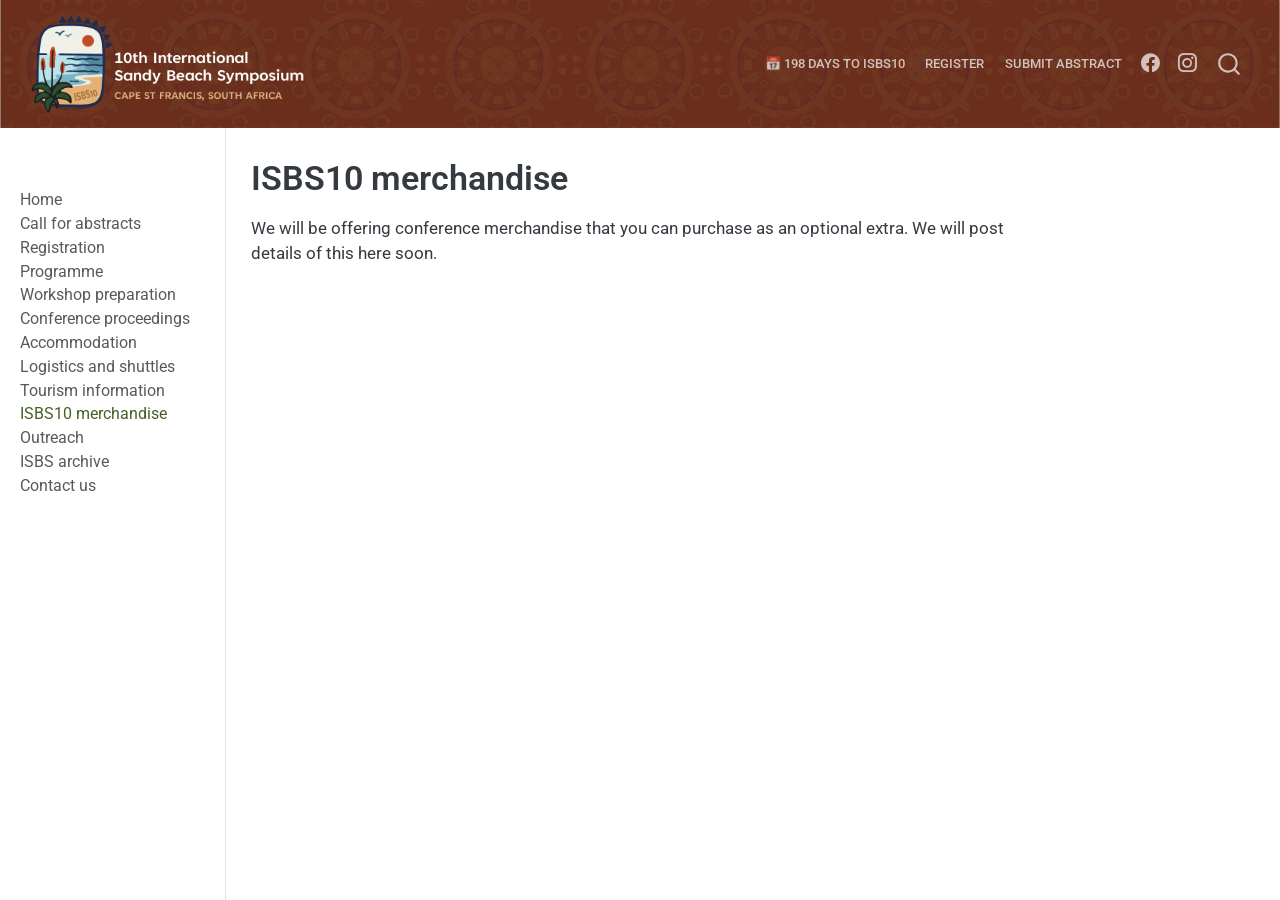
<file: docs/merchandise.html>
<!DOCTYPE html>
<html xmlns="http://www.w3.org/1999/xhtml" lang="en" xml:lang="en"><head>

<meta charset="utf-8">
<meta name="generator" content="quarto-1.9.38">

<meta name="viewport" content="width=device-width, initial-scale=1.0, user-scalable=yes">


<title>ISBS10 merchandise</title>
<style>
/* Default styles provided by pandoc.
** See https://pandoc.org/MANUAL.html#variables-for-html for config info.
*/
code{white-space: pre-wrap;}
span.smallcaps{font-variant: small-caps;}
div.columns{display: flex; gap: min(4vw, 1.5em);}
div.column{flex: auto; overflow-x: auto;}
div.hanging-indent{margin-left: 1.5em; text-indent: -1.5em;}
ul.task-list{list-style: none;}
ul.task-list li input[type="checkbox"] {
  width: 0.8em;
  margin: 0 0.8em 0.2em -1em; /* quarto-specific, see https://github.com/quarto-dev/quarto-cli/issues/4556 */ 
  vertical-align: middle;
}
</style>


<script src="site_libs/quarto-nav/quarto-nav.js"></script>
<script src="site_libs/clipboard/clipboard.min.js"></script>
<script src="site_libs/quarto-search/autocomplete.umd.js"></script>
<script src="site_libs/quarto-search/fuse.min.js"></script>
<script src="site_libs/quarto-search/quarto-search.js"></script>
<meta name="quarto:offset" content="./">
<script src="site_libs/quarto-html/quarto.js" type="module"></script>
<script src="site_libs/quarto-html/tabsets/tabsets.js" type="module"></script>
<script src="site_libs/quarto-html/popper.min.js"></script>
<script src="site_libs/quarto-html/tippy.umd.min.js"></script>
<script src="site_libs/quarto-html/anchor.min.js"></script>
<link href="site_libs/quarto-html/tippy.css" rel="stylesheet">
<link href="site_libs/quarto-html/quarto-syntax-highlighting-15634bcf2e68342d4ad2dfa704d543f6.css" rel="stylesheet" id="quarto-text-highlighting-styles">
<script src="site_libs/bootstrap/bootstrap.min.js"></script>
<link href="site_libs/bootstrap/bootstrap-icons.css" rel="stylesheet">
<link href="site_libs/bootstrap/bootstrap-04c440276c462db59ac3082505e47b46.min.css" rel="stylesheet" append-hash="true" id="quarto-bootstrap" data-mode="light">
<script id="quarto-search-options" type="application/json">{
  "location": "navbar",
  "copy-button": false,
  "collapse-after": 3,
  "panel-placement": "end",
  "type": "overlay",
  "limit": 50,
  "keyboard-shortcut": [
    "f",
    "/",
    "s"
  ],
  "show-item-context": false,
  "language": {
    "search-no-results-text": "No results",
    "search-matching-documents-text": "matching documents",
    "search-copy-link-title": "Copy link to search",
    "search-hide-matches-text": "Hide additional matches",
    "search-more-match-text": "more match in this document",
    "search-more-matches-text": "more matches in this document",
    "search-clear-button-title": "Clear",
    "search-text-placeholder": "",
    "search-detached-cancel-button-title": "Cancel",
    "search-submit-button-title": "Submit",
    "search-label": "Search"
  }
}</script>
<script defer="" src="countdown.js"></script>


<link rel="stylesheet" href="styles.css">
</head>

<body class="nav-sidebar docked nav-fixed quarto-light">

<div id="quarto-search-results"></div>
  <header id="quarto-header" class="headroom fixed-top">
    <nav class="navbar navbar-expand-lg " data-bs-theme="dark">
      <div class="navbar-container container-fluid">
      <div class="navbar-brand-container mx-auto">
    <a href="./index.html" class="navbar-brand navbar-brand-logo">
    <img src="./imgs/isbs10logo_lr.png" alt="" class="navbar-logo light-content">
    <img src="./imgs/isbs10logo_lr.png" alt="" class="navbar-logo dark-content">
    </a>
  </div>
            <div id="quarto-search" class="" title="Search"></div>
          <button class="navbar-toggler" type="button" data-bs-toggle="collapse" data-bs-target="#navbarCollapse" aria-controls="navbarCollapse" role="menu" aria-expanded="false" aria-label="Toggle navigation" onclick="if (window.quartoToggleHeadroom) { window.quartoToggleHeadroom(); }">
  <span class="navbar-toggler-icon"></span>
</button>
          <div class="collapse navbar-collapse" id="navbarCollapse">
            <ul class="navbar-nav navbar-nav-scroll ms-auto">
  <li class="nav-item">
    <a class="nav-link" href="https://easternsun.eventsair.com/2027-sandy-beach-symposium/isbs10---delegate-registration-form/Site/Register" target="_blank"> 
<span class="menu-text">Register</span></a>
  </li>  
  <li class="nav-item">
    <a class="nav-link" href="https://easternsun.eventsair.com/2027-sandy-beach-symposium/call-for-abstracts" target="_blank"> 
<span class="menu-text">Submit abstract</span></a>
  </li>  
  <li class="nav-item compact">
    <a class="nav-link" href="https://www.facebook.com/beachscience/"> <i class="bi bi-facebook" role="img">
</i> 
<span class="menu-text"></span></a>
  </li>  
  <li class="nav-item compact">
    <a class="nav-link" href="https://www.instagram.com/sandybeachscience"> <i class="bi bi-instagram" role="img">
</i> 
<span class="menu-text"></span></a>
  </li>  
</ul>
          </div> <!-- /navcollapse -->
            <div class="quarto-navbar-tools">
</div>
      </div> <!-- /container-fluid -->
    </nav>
  <nav class="quarto-secondary-nav">
    <div class="container-fluid d-flex">
      <button type="button" class="quarto-btn-toggle btn" data-bs-toggle="collapse" role="button" data-bs-target=".quarto-sidebar-collapse-item" aria-controls="quarto-sidebar" aria-expanded="false" aria-label="Toggle sidebar navigation" onclick="if (window.quartoToggleHeadroom) { window.quartoToggleHeadroom(); }">
        <i class="bi bi-layout-text-sidebar-reverse"></i>
      </button>
        <nav class="quarto-page-breadcrumbs" aria-label="breadcrumb"><ol class="breadcrumb"><li class="breadcrumb-item"><a href="./merchandise.html">ISBS10 merchandise</a></li></ol></nav>
        <a class="flex-grow-1" role="navigation" data-bs-toggle="collapse" data-bs-target=".quarto-sidebar-collapse-item" aria-controls="quarto-sidebar" aria-expanded="false" aria-label="Toggle sidebar navigation" onclick="if (window.quartoToggleHeadroom) { window.quartoToggleHeadroom(); }">      
        </a>
      <button type="button" class="btn quarto-search-button" aria-label="Search" onclick="window.quartoOpenSearch();">
        <i class="bi bi-search"></i>
      </button>
    </div>
  </nav>
</header>
<!-- content -->
<div id="quarto-content" class="quarto-container page-columns page-rows-contents page-layout-article page-navbar">
<!-- sidebar -->
  <nav id="quarto-sidebar" class="sidebar collapse collapse-horizontal quarto-sidebar-collapse-item sidebar-navigation docked overflow-auto">
        <div class="mt-2 flex-shrink-0 align-items-center">
        <div class="sidebar-search">
        <div id="quarto-search" class="" title="Search"></div>
        </div>
        </div>
    <div class="sidebar-menu-container"> 
    <ul class="list-unstyled mt-1">
        <li class="sidebar-item">
  <div class="sidebar-item-container"> 
  <a href="./index.html" class="sidebar-item-text sidebar-link">
 <span class="menu-text">Home</span></a>
  </div>
</li>
        <li class="sidebar-item">
  <div class="sidebar-item-container"> 
  <a href="./callforabstracts.html" class="sidebar-item-text sidebar-link">
 <span class="menu-text">Call for abstracts</span></a>
  </div>
</li>
        <li class="sidebar-item">
  <div class="sidebar-item-container"> 
  <a href="./registration.html" class="sidebar-item-text sidebar-link">
 <span class="menu-text">Registration</span></a>
  </div>
</li>
        <li class="sidebar-item">
  <div class="sidebar-item-container"> 
  <a href="./programme.html" class="sidebar-item-text sidebar-link">
 <span class="menu-text">Programme</span></a>
  </div>
</li>
        <li class="sidebar-item">
  <div class="sidebar-item-container"> 
  <a href="./workshopprep.html" class="sidebar-item-text sidebar-link">
 <span class="menu-text">Workshop preparation</span></a>
  </div>
</li>
        <li class="sidebar-item">
  <div class="sidebar-item-container"> 
  <a href="./proceedings.html" class="sidebar-item-text sidebar-link">
 <span class="menu-text">Conference proceedings</span></a>
  </div>
</li>
        <li class="sidebar-item">
  <div class="sidebar-item-container"> 
  <a href="./accommodation.html" class="sidebar-item-text sidebar-link">
 <span class="menu-text">Accommodation</span></a>
  </div>
</li>
        <li class="sidebar-item">
  <div class="sidebar-item-container"> 
  <a href="./logistics.html" class="sidebar-item-text sidebar-link">
 <span class="menu-text">Logistics and shuttles</span></a>
  </div>
</li>
        <li class="sidebar-item">
  <div class="sidebar-item-container"> 
  <a href="./tourism.html" class="sidebar-item-text sidebar-link">
 <span class="menu-text">Tourism information</span></a>
  </div>
</li>
        <li class="sidebar-item">
  <div class="sidebar-item-container"> 
  <a href="./merchandise.html" class="sidebar-item-text sidebar-link active">
 <span class="menu-text">ISBS10 merchandise</span></a>
  </div>
</li>
        <li class="sidebar-item">
  <div class="sidebar-item-container"> 
  <a href="./outreach.html" class="sidebar-item-text sidebar-link">
 <span class="menu-text">Outreach</span></a>
  </div>
</li>
        <li class="sidebar-item">
  <div class="sidebar-item-container"> 
  <a href="./isbsarchive.html" class="sidebar-item-text sidebar-link">
 <span class="menu-text">ISBS archive</span></a>
  </div>
</li>
        <li class="sidebar-item">
  <div class="sidebar-item-container"> 
  <a href="./contactus.html" class="sidebar-item-text sidebar-link">
 <span class="menu-text">Contact us</span></a>
  </div>
</li>
    </ul>
    </div>
</nav>
<div id="quarto-sidebar-glass" class="quarto-sidebar-collapse-item" data-bs-toggle="collapse" data-bs-target=".quarto-sidebar-collapse-item"></div>
<!-- margin-sidebar -->
    <div id="quarto-margin-sidebar" class="sidebar margin-sidebar zindex-bottom">
        
    </div>
<!-- main -->
<main class="content" id="quarto-document-content">

<header id="title-block-header" class="quarto-title-block default">
<div class="quarto-title">
<h1 class="title">ISBS10 merchandise</h1>
</div>



<div class="quarto-title-meta">

    
  
    
  </div>
  


</header>


<p>We will be offering conference merchandise that you can purchase as an optional extra. We will post details of this here soon.</p>



</main> <!-- /main -->
<script id="quarto-html-after-body" type="application/javascript">
  window.document.addEventListener("DOMContentLoaded", function (event) {
    const icon = "";
    const anchorJS = new window.AnchorJS();
    anchorJS.options = {
      placement: 'right',
      icon: icon
    };
    anchorJS.add('.anchored');
    const isCodeAnnotation = (el) => {
      for (const clz of el.classList) {
        if (clz.startsWith('code-annotation-')) {                     
          return true;
        }
      }
      return false;
    }
    const onCopySuccess = function(e) {
      // button target
      const button = e.trigger;
      // don't keep focus
      button.blur();
      // flash "checked"
      button.classList.add('code-copy-button-checked');
      var currentTitle = button.getAttribute("title");
      button.setAttribute("title", "Copied!");
      let tooltip;
      if (window.bootstrap) {
        button.setAttribute("data-bs-toggle", "tooltip");
        button.setAttribute("data-bs-placement", "left");
        button.setAttribute("data-bs-title", "Copied!");
        tooltip = new bootstrap.Tooltip(button, 
          { trigger: "manual", 
            customClass: "code-copy-button-tooltip",
            offset: [0, -8]});
        tooltip.show();    
      }
      setTimeout(function() {
        if (tooltip) {
          tooltip.hide();
          button.removeAttribute("data-bs-title");
          button.removeAttribute("data-bs-toggle");
          button.removeAttribute("data-bs-placement");
        }
        button.setAttribute("title", currentTitle);
        button.classList.remove('code-copy-button-checked');
      }, 1000);
      // clear code selection
      e.clearSelection();
    }
    const getTextToCopy = function(trigger) {
      const outerScaffold = trigger.parentElement.cloneNode(true);
      const codeEl = outerScaffold.querySelector('code');
      for (const childEl of codeEl.children) {
        if (isCodeAnnotation(childEl)) {
          childEl.remove();
        }
      }
      return codeEl.innerText;
    }
    const clipboard = new window.ClipboardJS('.code-copy-button:not([data-in-quarto-modal])', {
      text: getTextToCopy
    });
    clipboard.on('success', onCopySuccess);
    if (window.document.getElementById('quarto-embedded-source-code-modal')) {
      const clipboardModal = new window.ClipboardJS('.code-copy-button[data-in-quarto-modal]', {
        text: getTextToCopy,
        container: window.document.getElementById('quarto-embedded-source-code-modal')
      });
      clipboardModal.on('success', onCopySuccess);
    }
      var localhostRegex = new RegExp(/^(?:http|https):\/\/localhost\:?[0-9]*\//);
      var mailtoRegex = new RegExp(/^mailto:/);
        var filterRegex = new RegExp('/' + window.location.host + '/');
      var isInternal = (href) => {
          return filterRegex.test(href) || localhostRegex.test(href) || mailtoRegex.test(href);
      }
      // Inspect non-navigation links and adorn them if external
     var links = window.document.querySelectorAll('a[href]:not(.nav-link):not(.navbar-brand):not(.toc-action):not(.sidebar-link):not(.sidebar-item-toggle):not(.pagination-link):not(.no-external):not([aria-hidden]):not(.dropdown-item):not(.quarto-navigation-tool):not(.about-link)');
      for (var i=0; i<links.length; i++) {
        const link = links[i];
        if (!isInternal(link.href)) {
          // undo the damage that might have been done by quarto-nav.js in the case of
          // links that we want to consider external
          if (link.dataset.originalHref !== undefined) {
            link.href = link.dataset.originalHref;
          }
        }
      }
    function tippyHover(el, contentFn, onTriggerFn, onUntriggerFn) {
      const config = {
        allowHTML: true,
        maxWidth: 500,
        delay: 100,
        arrow: false,
        appendTo: function(el) {
            return el.parentElement;
        },
        interactive: true,
        interactiveBorder: 10,
        theme: 'quarto',
        placement: 'bottom-start',
      };
      if (contentFn) {
        config.content = contentFn;
      }
      if (onTriggerFn) {
        config.onTrigger = onTriggerFn;
      }
      if (onUntriggerFn) {
        config.onUntrigger = onUntriggerFn;
      }
      window.tippy(el, config); 
    }
    const noterefs = window.document.querySelectorAll('a[role="doc-noteref"]');
    for (var i=0; i<noterefs.length; i++) {
      const ref = noterefs[i];
      tippyHover(ref, function() {
        // use id or data attribute instead here
        let href = ref.getAttribute('data-footnote-href') || ref.getAttribute('href');
        try { href = new URL(href).hash; } catch {}
        const id = href.replace(/^#\/?/, "");
        const note = window.document.getElementById(id);
        if (note) {
          return note.innerHTML;
        } else {
          return "";
        }
      });
    }
    const xrefs = window.document.querySelectorAll('a.quarto-xref');
    const processXRef = (id, note) => {
      // Strip column container classes
      const stripColumnClz = (el) => {
        el.classList.remove("page-full", "page-columns");
        if (el.children) {
          for (const child of el.children) {
            stripColumnClz(child);
          }
        }
      }
      stripColumnClz(note)
      if (id === null || id.startsWith('sec-')) {
        // Special case sections, only their first couple elements
        const container = document.createElement("div");
        if (note.children && note.children.length > 2) {
          container.appendChild(note.children[0].cloneNode(true));
          for (let i = 1; i < note.children.length; i++) {
            const child = note.children[i];
            if (child.tagName === "P" && child.innerText === "") {
              continue;
            } else {
              container.appendChild(child.cloneNode(true));
              break;
            }
          }
          if (window.Quarto?.typesetMath) {
            window.Quarto.typesetMath(container);
          }
          return container.innerHTML
        } else {
          if (window.Quarto?.typesetMath) {
            window.Quarto.typesetMath(note);
          }
          return note.innerHTML;
        }
      } else {
        // Remove any anchor links if they are present
        const anchorLink = note.querySelector('a.anchorjs-link');
        if (anchorLink) {
          anchorLink.remove();
        }
        if (window.Quarto?.typesetMath) {
          window.Quarto.typesetMath(note);
        }
        if (note.classList.contains("callout")) {
          return note.outerHTML;
        } else {
          return note.innerHTML;
        }
      }
    }
    for (var i=0; i<xrefs.length; i++) {
      const xref = xrefs[i];
      tippyHover(xref, undefined, function(instance) {
        instance.disable();
        let url = xref.getAttribute('href');
        let hash = undefined; 
        if (url.startsWith('#')) {
          hash = url;
        } else {
          try { hash = new URL(url).hash; } catch {}
        }
        if (hash) {
          const id = hash.replace(/^#\/?/, "");
          const note = window.document.getElementById(id);
          if (note !== null) {
            try {
              const html = processXRef(id, note.cloneNode(true));
              instance.setContent(html);
            } finally {
              instance.enable();
              instance.show();
            }
          } else {
            // See if we can fetch this
            fetch(url.split('#')[0])
            .then(res => res.text())
            .then(html => {
              const parser = new DOMParser();
              const htmlDoc = parser.parseFromString(html, "text/html");
              const note = htmlDoc.getElementById(id);
              if (note !== null) {
                const html = processXRef(id, note);
                instance.setContent(html);
              } 
            }).finally(() => {
              instance.enable();
              instance.show();
            });
          }
        } else {
          // See if we can fetch a full url (with no hash to target)
          // This is a special case and we should probably do some content thinning / targeting
          fetch(url)
          .then(res => res.text())
          .then(html => {
            const parser = new DOMParser();
            const htmlDoc = parser.parseFromString(html, "text/html");
            const note = htmlDoc.querySelector('main.content');
            if (note !== null) {
              // This should only happen for chapter cross references
              // (since there is no id in the URL)
              // remove the first header
              if (note.children.length > 0 && note.children[0].tagName === "HEADER") {
                note.children[0].remove();
              }
              const html = processXRef(null, note);
              instance.setContent(html);
            } 
          }).finally(() => {
            instance.enable();
            instance.show();
          });
        }
      }, function(instance) {
      });
    }
        let selectedAnnoteEl;
        const selectorForAnnotation = ( cell, annotation) => {
          let cellAttr = 'data-code-cell="' + cell + '"';
          let lineAttr = 'data-code-annotation="' +  annotation + '"';
          const selector = 'span[' + cellAttr + '][' + lineAttr + ']';
          return selector;
        }
        const selectCodeLines = (annoteEl) => {
          const doc = window.document;
          const targetCell = annoteEl.getAttribute("data-target-cell");
          const targetAnnotation = annoteEl.getAttribute("data-target-annotation");
          const annoteSpan = window.document.querySelector(selectorForAnnotation(targetCell, targetAnnotation));
          const lines = annoteSpan.getAttribute("data-code-lines").split(",");
          const lineIds = lines.map((line) => {
            return targetCell + "-" + line;
          })
          let top = null;
          let height = null;
          let parent = null;
          if (lineIds.length > 0) {
              //compute the position of the single el (top and bottom and make a div)
              const el = window.document.getElementById(lineIds[0]);
              top = el.offsetTop;
              height = el.offsetHeight;
              parent = el.parentElement.parentElement;
            if (lineIds.length > 1) {
              const lastEl = window.document.getElementById(lineIds[lineIds.length - 1]);
              const bottom = lastEl.offsetTop + lastEl.offsetHeight;
              height = bottom - top;
            }
            if (top !== null && height !== null && parent !== null) {
              // cook up a div (if necessary) and position it 
              let div = window.document.getElementById("code-annotation-line-highlight");
              if (div === null) {
                div = window.document.createElement("div");
                div.setAttribute("id", "code-annotation-line-highlight");
                div.style.position = 'absolute';
                parent.appendChild(div);
              }
              div.style.top = top - 2 + "px";
              div.style.height = height + 4 + "px";
              div.style.left = 0;
              let gutterDiv = window.document.getElementById("code-annotation-line-highlight-gutter");
              if (gutterDiv === null) {
                gutterDiv = window.document.createElement("div");
                gutterDiv.setAttribute("id", "code-annotation-line-highlight-gutter");
                gutterDiv.style.position = 'absolute';
                const codeCell = window.document.getElementById(targetCell);
                const gutter = codeCell.querySelector('.code-annotation-gutter');
                gutter.appendChild(gutterDiv);
              }
              gutterDiv.style.top = top - 2 + "px";
              gutterDiv.style.height = height + 4 + "px";
            }
            selectedAnnoteEl = annoteEl;
          }
        };
        const unselectCodeLines = () => {
          const elementsIds = ["code-annotation-line-highlight", "code-annotation-line-highlight-gutter"];
          elementsIds.forEach((elId) => {
            const div = window.document.getElementById(elId);
            if (div) {
              div.remove();
            }
          });
          selectedAnnoteEl = undefined;
        };
          // Handle positioning of the toggle
      window.addEventListener(
        "resize",
        throttle(() => {
          elRect = undefined;
          if (selectedAnnoteEl) {
            selectCodeLines(selectedAnnoteEl);
          }
        }, 10)
      );
      function throttle(fn, ms) {
      let throttle = false;
      let timer;
        return (...args) => {
          if(!throttle) { // first call gets through
              fn.apply(this, args);
              throttle = true;
          } else { // all the others get throttled
              if(timer) clearTimeout(timer); // cancel #2
              timer = setTimeout(() => {
                fn.apply(this, args);
                timer = throttle = false;
              }, ms);
          }
        };
      }
        // Attach click handler to the DT
        const annoteDls = window.document.querySelectorAll('dt[data-target-cell]');
        for (const annoteDlNode of annoteDls) {
          annoteDlNode.addEventListener('click', (event) => {
            const clickedEl = event.target;
            if (clickedEl !== selectedAnnoteEl) {
              unselectCodeLines();
              const activeEl = window.document.querySelector('dt[data-target-cell].code-annotation-active');
              if (activeEl) {
                activeEl.classList.remove('code-annotation-active');
              }
              selectCodeLines(clickedEl);
              clickedEl.classList.add('code-annotation-active');
            } else {
              // Unselect the line
              unselectCodeLines();
              clickedEl.classList.remove('code-annotation-active');
            }
          });
        }
    const findCites = (el) => {
      const parentEl = el.parentElement;
      if (parentEl) {
        const cites = parentEl.dataset.cites;
        if (cites) {
          return {
            el,
            cites: cites.split(' ')
          };
        } else {
          return findCites(el.parentElement)
        }
      } else {
        return undefined;
      }
    };
    var bibliorefs = window.document.querySelectorAll('a[role="doc-biblioref"]');
    for (var i=0; i<bibliorefs.length; i++) {
      const ref = bibliorefs[i];
      const citeInfo = findCites(ref);
      if (citeInfo) {
        tippyHover(citeInfo.el, function() {
          var popup = window.document.createElement('div');
          citeInfo.cites.forEach(function(cite) {
            var citeDiv = window.document.createElement('div');
            citeDiv.classList.add('hanging-indent');
            citeDiv.classList.add('csl-entry');
            var biblioDiv = window.document.getElementById('ref-' + cite);
            if (biblioDiv) {
              citeDiv.innerHTML = biblioDiv.innerHTML;
            }
            popup.appendChild(citeDiv);
          });
          return popup.innerHTML;
        });
      }
    }
  });
  </script>
</div> <!-- /content -->




</body></html>
</file>
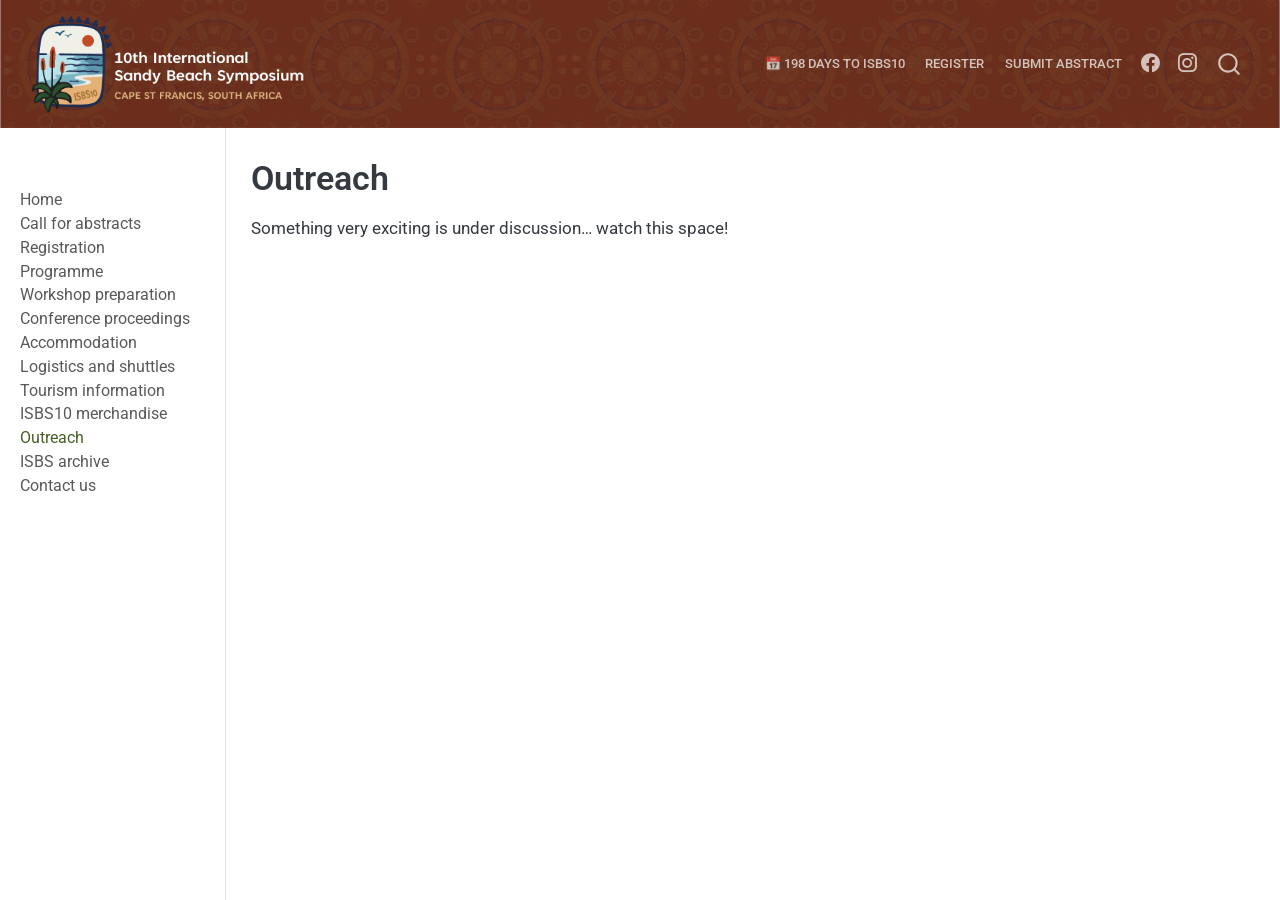
<file: docs/outreach.html>
<!DOCTYPE html>
<html xmlns="http://www.w3.org/1999/xhtml" lang="en" xml:lang="en"><head>

<meta charset="utf-8">
<meta name="generator" content="quarto-1.9.38">

<meta name="viewport" content="width=device-width, initial-scale=1.0, user-scalable=yes">


<title>Outreach</title>
<style>
/* Default styles provided by pandoc.
** See https://pandoc.org/MANUAL.html#variables-for-html for config info.
*/
code{white-space: pre-wrap;}
span.smallcaps{font-variant: small-caps;}
div.columns{display: flex; gap: min(4vw, 1.5em);}
div.column{flex: auto; overflow-x: auto;}
div.hanging-indent{margin-left: 1.5em; text-indent: -1.5em;}
ul.task-list{list-style: none;}
ul.task-list li input[type="checkbox"] {
  width: 0.8em;
  margin: 0 0.8em 0.2em -1em; /* quarto-specific, see https://github.com/quarto-dev/quarto-cli/issues/4556 */ 
  vertical-align: middle;
}
</style>


<script src="site_libs/quarto-nav/quarto-nav.js"></script>
<script src="site_libs/clipboard/clipboard.min.js"></script>
<script src="site_libs/quarto-search/autocomplete.umd.js"></script>
<script src="site_libs/quarto-search/fuse.min.js"></script>
<script src="site_libs/quarto-search/quarto-search.js"></script>
<meta name="quarto:offset" content="./">
<script src="site_libs/quarto-html/quarto.js" type="module"></script>
<script src="site_libs/quarto-html/tabsets/tabsets.js" type="module"></script>
<script src="site_libs/quarto-html/popper.min.js"></script>
<script src="site_libs/quarto-html/tippy.umd.min.js"></script>
<script src="site_libs/quarto-html/anchor.min.js"></script>
<link href="site_libs/quarto-html/tippy.css" rel="stylesheet">
<link href="site_libs/quarto-html/quarto-syntax-highlighting-15634bcf2e68342d4ad2dfa704d543f6.css" rel="stylesheet" id="quarto-text-highlighting-styles">
<script src="site_libs/bootstrap/bootstrap.min.js"></script>
<link href="site_libs/bootstrap/bootstrap-icons.css" rel="stylesheet">
<link href="site_libs/bootstrap/bootstrap-04c440276c462db59ac3082505e47b46.min.css" rel="stylesheet" append-hash="true" id="quarto-bootstrap" data-mode="light">
<script id="quarto-search-options" type="application/json">{
  "location": "navbar",
  "copy-button": false,
  "collapse-after": 3,
  "panel-placement": "end",
  "type": "overlay",
  "limit": 50,
  "keyboard-shortcut": [
    "f",
    "/",
    "s"
  ],
  "show-item-context": false,
  "language": {
    "search-no-results-text": "No results",
    "search-matching-documents-text": "matching documents",
    "search-copy-link-title": "Copy link to search",
    "search-hide-matches-text": "Hide additional matches",
    "search-more-match-text": "more match in this document",
    "search-more-matches-text": "more matches in this document",
    "search-clear-button-title": "Clear",
    "search-text-placeholder": "",
    "search-detached-cancel-button-title": "Cancel",
    "search-submit-button-title": "Submit",
    "search-label": "Search"
  }
}</script>
<script defer="" src="countdown.js"></script>


<link rel="stylesheet" href="styles.css">
</head>

<body class="nav-sidebar docked nav-fixed quarto-light">

<div id="quarto-search-results"></div>
  <header id="quarto-header" class="headroom fixed-top">
    <nav class="navbar navbar-expand-lg " data-bs-theme="dark">
      <div class="navbar-container container-fluid">
      <div class="navbar-brand-container mx-auto">
    <a href="./index.html" class="navbar-brand navbar-brand-logo">
    <img src="./imgs/isbs10logo_lr.png" alt="" class="navbar-logo light-content">
    <img src="./imgs/isbs10logo_lr.png" alt="" class="navbar-logo dark-content">
    </a>
  </div>
            <div id="quarto-search" class="" title="Search"></div>
          <button class="navbar-toggler" type="button" data-bs-toggle="collapse" data-bs-target="#navbarCollapse" aria-controls="navbarCollapse" role="menu" aria-expanded="false" aria-label="Toggle navigation" onclick="if (window.quartoToggleHeadroom) { window.quartoToggleHeadroom(); }">
  <span class="navbar-toggler-icon"></span>
</button>
          <div class="collapse navbar-collapse" id="navbarCollapse">
            <ul class="navbar-nav navbar-nav-scroll ms-auto">
  <li class="nav-item">
    <a class="nav-link" href="https://easternsun.eventsair.com/2027-sandy-beach-symposium/isbs10---delegate-registration-form/Site/Register" target="_blank"> 
<span class="menu-text">Register</span></a>
  </li>  
  <li class="nav-item">
    <a class="nav-link" href="https://easternsun.eventsair.com/2027-sandy-beach-symposium/call-for-abstracts" target="_blank"> 
<span class="menu-text">Submit abstract</span></a>
  </li>  
  <li class="nav-item compact">
    <a class="nav-link" href="https://www.facebook.com/beachscience/"> <i class="bi bi-facebook" role="img">
</i> 
<span class="menu-text"></span></a>
  </li>  
  <li class="nav-item compact">
    <a class="nav-link" href="https://www.instagram.com/sandybeachscience"> <i class="bi bi-instagram" role="img">
</i> 
<span class="menu-text"></span></a>
  </li>  
</ul>
          </div> <!-- /navcollapse -->
            <div class="quarto-navbar-tools">
</div>
      </div> <!-- /container-fluid -->
    </nav>
  <nav class="quarto-secondary-nav">
    <div class="container-fluid d-flex">
      <button type="button" class="quarto-btn-toggle btn" data-bs-toggle="collapse" role="button" data-bs-target=".quarto-sidebar-collapse-item" aria-controls="quarto-sidebar" aria-expanded="false" aria-label="Toggle sidebar navigation" onclick="if (window.quartoToggleHeadroom) { window.quartoToggleHeadroom(); }">
        <i class="bi bi-layout-text-sidebar-reverse"></i>
      </button>
        <nav class="quarto-page-breadcrumbs" aria-label="breadcrumb"><ol class="breadcrumb"><li class="breadcrumb-item"><a href="./outreach.html">Outreach</a></li></ol></nav>
        <a class="flex-grow-1" role="navigation" data-bs-toggle="collapse" data-bs-target=".quarto-sidebar-collapse-item" aria-controls="quarto-sidebar" aria-expanded="false" aria-label="Toggle sidebar navigation" onclick="if (window.quartoToggleHeadroom) { window.quartoToggleHeadroom(); }">      
        </a>
      <button type="button" class="btn quarto-search-button" aria-label="Search" onclick="window.quartoOpenSearch();">
        <i class="bi bi-search"></i>
      </button>
    </div>
  </nav>
</header>
<!-- content -->
<div id="quarto-content" class="quarto-container page-columns page-rows-contents page-layout-article page-navbar">
<!-- sidebar -->
  <nav id="quarto-sidebar" class="sidebar collapse collapse-horizontal quarto-sidebar-collapse-item sidebar-navigation docked overflow-auto">
        <div class="mt-2 flex-shrink-0 align-items-center">
        <div class="sidebar-search">
        <div id="quarto-search" class="" title="Search"></div>
        </div>
        </div>
    <div class="sidebar-menu-container"> 
    <ul class="list-unstyled mt-1">
        <li class="sidebar-item">
  <div class="sidebar-item-container"> 
  <a href="./index.html" class="sidebar-item-text sidebar-link">
 <span class="menu-text">Home</span></a>
  </div>
</li>
        <li class="sidebar-item">
  <div class="sidebar-item-container"> 
  <a href="./callforabstracts.html" class="sidebar-item-text sidebar-link">
 <span class="menu-text">Call for abstracts</span></a>
  </div>
</li>
        <li class="sidebar-item">
  <div class="sidebar-item-container"> 
  <a href="./registration.html" class="sidebar-item-text sidebar-link">
 <span class="menu-text">Registration</span></a>
  </div>
</li>
        <li class="sidebar-item">
  <div class="sidebar-item-container"> 
  <a href="./programme.html" class="sidebar-item-text sidebar-link">
 <span class="menu-text">Programme</span></a>
  </div>
</li>
        <li class="sidebar-item">
  <div class="sidebar-item-container"> 
  <a href="./workshopprep.html" class="sidebar-item-text sidebar-link">
 <span class="menu-text">Workshop preparation</span></a>
  </div>
</li>
        <li class="sidebar-item">
  <div class="sidebar-item-container"> 
  <a href="./proceedings.html" class="sidebar-item-text sidebar-link">
 <span class="menu-text">Conference proceedings</span></a>
  </div>
</li>
        <li class="sidebar-item">
  <div class="sidebar-item-container"> 
  <a href="./accommodation.html" class="sidebar-item-text sidebar-link">
 <span class="menu-text">Accommodation</span></a>
  </div>
</li>
        <li class="sidebar-item">
  <div class="sidebar-item-container"> 
  <a href="./logistics.html" class="sidebar-item-text sidebar-link">
 <span class="menu-text">Logistics and shuttles</span></a>
  </div>
</li>
        <li class="sidebar-item">
  <div class="sidebar-item-container"> 
  <a href="./tourism.html" class="sidebar-item-text sidebar-link">
 <span class="menu-text">Tourism information</span></a>
  </div>
</li>
        <li class="sidebar-item">
  <div class="sidebar-item-container"> 
  <a href="./merchandise.html" class="sidebar-item-text sidebar-link">
 <span class="menu-text">ISBS10 merchandise</span></a>
  </div>
</li>
        <li class="sidebar-item">
  <div class="sidebar-item-container"> 
  <a href="./outreach.html" class="sidebar-item-text sidebar-link active">
 <span class="menu-text">Outreach</span></a>
  </div>
</li>
        <li class="sidebar-item">
  <div class="sidebar-item-container"> 
  <a href="./isbsarchive.html" class="sidebar-item-text sidebar-link">
 <span class="menu-text">ISBS archive</span></a>
  </div>
</li>
        <li class="sidebar-item">
  <div class="sidebar-item-container"> 
  <a href="./contactus.html" class="sidebar-item-text sidebar-link">
 <span class="menu-text">Contact us</span></a>
  </div>
</li>
    </ul>
    </div>
</nav>
<div id="quarto-sidebar-glass" class="quarto-sidebar-collapse-item" data-bs-toggle="collapse" data-bs-target=".quarto-sidebar-collapse-item"></div>
<!-- margin-sidebar -->
    <div id="quarto-margin-sidebar" class="sidebar margin-sidebar zindex-bottom">
        
    </div>
<!-- main -->
<main class="content" id="quarto-document-content">

<header id="title-block-header" class="quarto-title-block default">
<div class="quarto-title">
<h1 class="title">Outreach</h1>
</div>



<div class="quarto-title-meta">

    
  
    
  </div>
  


</header>


<p>Something very exciting is under discussion… watch this space!</p>



</main> <!-- /main -->
<script id="quarto-html-after-body" type="application/javascript">
  window.document.addEventListener("DOMContentLoaded", function (event) {
    const icon = "";
    const anchorJS = new window.AnchorJS();
    anchorJS.options = {
      placement: 'right',
      icon: icon
    };
    anchorJS.add('.anchored');
    const isCodeAnnotation = (el) => {
      for (const clz of el.classList) {
        if (clz.startsWith('code-annotation-')) {                     
          return true;
        }
      }
      return false;
    }
    const onCopySuccess = function(e) {
      // button target
      const button = e.trigger;
      // don't keep focus
      button.blur();
      // flash "checked"
      button.classList.add('code-copy-button-checked');
      var currentTitle = button.getAttribute("title");
      button.setAttribute("title", "Copied!");
      let tooltip;
      if (window.bootstrap) {
        button.setAttribute("data-bs-toggle", "tooltip");
        button.setAttribute("data-bs-placement", "left");
        button.setAttribute("data-bs-title", "Copied!");
        tooltip = new bootstrap.Tooltip(button, 
          { trigger: "manual", 
            customClass: "code-copy-button-tooltip",
            offset: [0, -8]});
        tooltip.show();    
      }
      setTimeout(function() {
        if (tooltip) {
          tooltip.hide();
          button.removeAttribute("data-bs-title");
          button.removeAttribute("data-bs-toggle");
          button.removeAttribute("data-bs-placement");
        }
        button.setAttribute("title", currentTitle);
        button.classList.remove('code-copy-button-checked');
      }, 1000);
      // clear code selection
      e.clearSelection();
    }
    const getTextToCopy = function(trigger) {
      const outerScaffold = trigger.parentElement.cloneNode(true);
      const codeEl = outerScaffold.querySelector('code');
      for (const childEl of codeEl.children) {
        if (isCodeAnnotation(childEl)) {
          childEl.remove();
        }
      }
      return codeEl.innerText;
    }
    const clipboard = new window.ClipboardJS('.code-copy-button:not([data-in-quarto-modal])', {
      text: getTextToCopy
    });
    clipboard.on('success', onCopySuccess);
    if (window.document.getElementById('quarto-embedded-source-code-modal')) {
      const clipboardModal = new window.ClipboardJS('.code-copy-button[data-in-quarto-modal]', {
        text: getTextToCopy,
        container: window.document.getElementById('quarto-embedded-source-code-modal')
      });
      clipboardModal.on('success', onCopySuccess);
    }
      var localhostRegex = new RegExp(/^(?:http|https):\/\/localhost\:?[0-9]*\//);
      var mailtoRegex = new RegExp(/^mailto:/);
        var filterRegex = new RegExp('/' + window.location.host + '/');
      var isInternal = (href) => {
          return filterRegex.test(href) || localhostRegex.test(href) || mailtoRegex.test(href);
      }
      // Inspect non-navigation links and adorn them if external
     var links = window.document.querySelectorAll('a[href]:not(.nav-link):not(.navbar-brand):not(.toc-action):not(.sidebar-link):not(.sidebar-item-toggle):not(.pagination-link):not(.no-external):not([aria-hidden]):not(.dropdown-item):not(.quarto-navigation-tool):not(.about-link)');
      for (var i=0; i<links.length; i++) {
        const link = links[i];
        if (!isInternal(link.href)) {
          // undo the damage that might have been done by quarto-nav.js in the case of
          // links that we want to consider external
          if (link.dataset.originalHref !== undefined) {
            link.href = link.dataset.originalHref;
          }
        }
      }
    function tippyHover(el, contentFn, onTriggerFn, onUntriggerFn) {
      const config = {
        allowHTML: true,
        maxWidth: 500,
        delay: 100,
        arrow: false,
        appendTo: function(el) {
            return el.parentElement;
        },
        interactive: true,
        interactiveBorder: 10,
        theme: 'quarto',
        placement: 'bottom-start',
      };
      if (contentFn) {
        config.content = contentFn;
      }
      if (onTriggerFn) {
        config.onTrigger = onTriggerFn;
      }
      if (onUntriggerFn) {
        config.onUntrigger = onUntriggerFn;
      }
      window.tippy(el, config); 
    }
    const noterefs = window.document.querySelectorAll('a[role="doc-noteref"]');
    for (var i=0; i<noterefs.length; i++) {
      const ref = noterefs[i];
      tippyHover(ref, function() {
        // use id or data attribute instead here
        let href = ref.getAttribute('data-footnote-href') || ref.getAttribute('href');
        try { href = new URL(href).hash; } catch {}
        const id = href.replace(/^#\/?/, "");
        const note = window.document.getElementById(id);
        if (note) {
          return note.innerHTML;
        } else {
          return "";
        }
      });
    }
    const xrefs = window.document.querySelectorAll('a.quarto-xref');
    const processXRef = (id, note) => {
      // Strip column container classes
      const stripColumnClz = (el) => {
        el.classList.remove("page-full", "page-columns");
        if (el.children) {
          for (const child of el.children) {
            stripColumnClz(child);
          }
        }
      }
      stripColumnClz(note)
      if (id === null || id.startsWith('sec-')) {
        // Special case sections, only their first couple elements
        const container = document.createElement("div");
        if (note.children && note.children.length > 2) {
          container.appendChild(note.children[0].cloneNode(true));
          for (let i = 1; i < note.children.length; i++) {
            const child = note.children[i];
            if (child.tagName === "P" && child.innerText === "") {
              continue;
            } else {
              container.appendChild(child.cloneNode(true));
              break;
            }
          }
          if (window.Quarto?.typesetMath) {
            window.Quarto.typesetMath(container);
          }
          return container.innerHTML
        } else {
          if (window.Quarto?.typesetMath) {
            window.Quarto.typesetMath(note);
          }
          return note.innerHTML;
        }
      } else {
        // Remove any anchor links if they are present
        const anchorLink = note.querySelector('a.anchorjs-link');
        if (anchorLink) {
          anchorLink.remove();
        }
        if (window.Quarto?.typesetMath) {
          window.Quarto.typesetMath(note);
        }
        if (note.classList.contains("callout")) {
          return note.outerHTML;
        } else {
          return note.innerHTML;
        }
      }
    }
    for (var i=0; i<xrefs.length; i++) {
      const xref = xrefs[i];
      tippyHover(xref, undefined, function(instance) {
        instance.disable();
        let url = xref.getAttribute('href');
        let hash = undefined; 
        if (url.startsWith('#')) {
          hash = url;
        } else {
          try { hash = new URL(url).hash; } catch {}
        }
        if (hash) {
          const id = hash.replace(/^#\/?/, "");
          const note = window.document.getElementById(id);
          if (note !== null) {
            try {
              const html = processXRef(id, note.cloneNode(true));
              instance.setContent(html);
            } finally {
              instance.enable();
              instance.show();
            }
          } else {
            // See if we can fetch this
            fetch(url.split('#')[0])
            .then(res => res.text())
            .then(html => {
              const parser = new DOMParser();
              const htmlDoc = parser.parseFromString(html, "text/html");
              const note = htmlDoc.getElementById(id);
              if (note !== null) {
                const html = processXRef(id, note);
                instance.setContent(html);
              } 
            }).finally(() => {
              instance.enable();
              instance.show();
            });
          }
        } else {
          // See if we can fetch a full url (with no hash to target)
          // This is a special case and we should probably do some content thinning / targeting
          fetch(url)
          .then(res => res.text())
          .then(html => {
            const parser = new DOMParser();
            const htmlDoc = parser.parseFromString(html, "text/html");
            const note = htmlDoc.querySelector('main.content');
            if (note !== null) {
              // This should only happen for chapter cross references
              // (since there is no id in the URL)
              // remove the first header
              if (note.children.length > 0 && note.children[0].tagName === "HEADER") {
                note.children[0].remove();
              }
              const html = processXRef(null, note);
              instance.setContent(html);
            } 
          }).finally(() => {
            instance.enable();
            instance.show();
          });
        }
      }, function(instance) {
      });
    }
        let selectedAnnoteEl;
        const selectorForAnnotation = ( cell, annotation) => {
          let cellAttr = 'data-code-cell="' + cell + '"';
          let lineAttr = 'data-code-annotation="' +  annotation + '"';
          const selector = 'span[' + cellAttr + '][' + lineAttr + ']';
          return selector;
        }
        const selectCodeLines = (annoteEl) => {
          const doc = window.document;
          const targetCell = annoteEl.getAttribute("data-target-cell");
          const targetAnnotation = annoteEl.getAttribute("data-target-annotation");
          const annoteSpan = window.document.querySelector(selectorForAnnotation(targetCell, targetAnnotation));
          const lines = annoteSpan.getAttribute("data-code-lines").split(",");
          const lineIds = lines.map((line) => {
            return targetCell + "-" + line;
          })
          let top = null;
          let height = null;
          let parent = null;
          if (lineIds.length > 0) {
              //compute the position of the single el (top and bottom and make a div)
              const el = window.document.getElementById(lineIds[0]);
              top = el.offsetTop;
              height = el.offsetHeight;
              parent = el.parentElement.parentElement;
            if (lineIds.length > 1) {
              const lastEl = window.document.getElementById(lineIds[lineIds.length - 1]);
              const bottom = lastEl.offsetTop + lastEl.offsetHeight;
              height = bottom - top;
            }
            if (top !== null && height !== null && parent !== null) {
              // cook up a div (if necessary) and position it 
              let div = window.document.getElementById("code-annotation-line-highlight");
              if (div === null) {
                div = window.document.createElement("div");
                div.setAttribute("id", "code-annotation-line-highlight");
                div.style.position = 'absolute';
                parent.appendChild(div);
              }
              div.style.top = top - 2 + "px";
              div.style.height = height + 4 + "px";
              div.style.left = 0;
              let gutterDiv = window.document.getElementById("code-annotation-line-highlight-gutter");
              if (gutterDiv === null) {
                gutterDiv = window.document.createElement("div");
                gutterDiv.setAttribute("id", "code-annotation-line-highlight-gutter");
                gutterDiv.style.position = 'absolute';
                const codeCell = window.document.getElementById(targetCell);
                const gutter = codeCell.querySelector('.code-annotation-gutter');
                gutter.appendChild(gutterDiv);
              }
              gutterDiv.style.top = top - 2 + "px";
              gutterDiv.style.height = height + 4 + "px";
            }
            selectedAnnoteEl = annoteEl;
          }
        };
        const unselectCodeLines = () => {
          const elementsIds = ["code-annotation-line-highlight", "code-annotation-line-highlight-gutter"];
          elementsIds.forEach((elId) => {
            const div = window.document.getElementById(elId);
            if (div) {
              div.remove();
            }
          });
          selectedAnnoteEl = undefined;
        };
          // Handle positioning of the toggle
      window.addEventListener(
        "resize",
        throttle(() => {
          elRect = undefined;
          if (selectedAnnoteEl) {
            selectCodeLines(selectedAnnoteEl);
          }
        }, 10)
      );
      function throttle(fn, ms) {
      let throttle = false;
      let timer;
        return (...args) => {
          if(!throttle) { // first call gets through
              fn.apply(this, args);
              throttle = true;
          } else { // all the others get throttled
              if(timer) clearTimeout(timer); // cancel #2
              timer = setTimeout(() => {
                fn.apply(this, args);
                timer = throttle = false;
              }, ms);
          }
        };
      }
        // Attach click handler to the DT
        const annoteDls = window.document.querySelectorAll('dt[data-target-cell]');
        for (const annoteDlNode of annoteDls) {
          annoteDlNode.addEventListener('click', (event) => {
            const clickedEl = event.target;
            if (clickedEl !== selectedAnnoteEl) {
              unselectCodeLines();
              const activeEl = window.document.querySelector('dt[data-target-cell].code-annotation-active');
              if (activeEl) {
                activeEl.classList.remove('code-annotation-active');
              }
              selectCodeLines(clickedEl);
              clickedEl.classList.add('code-annotation-active');
            } else {
              // Unselect the line
              unselectCodeLines();
              clickedEl.classList.remove('code-annotation-active');
            }
          });
        }
    const findCites = (el) => {
      const parentEl = el.parentElement;
      if (parentEl) {
        const cites = parentEl.dataset.cites;
        if (cites) {
          return {
            el,
            cites: cites.split(' ')
          };
        } else {
          return findCites(el.parentElement)
        }
      } else {
        return undefined;
      }
    };
    var bibliorefs = window.document.querySelectorAll('a[role="doc-biblioref"]');
    for (var i=0; i<bibliorefs.length; i++) {
      const ref = bibliorefs[i];
      const citeInfo = findCites(ref);
      if (citeInfo) {
        tippyHover(citeInfo.el, function() {
          var popup = window.document.createElement('div');
          citeInfo.cites.forEach(function(cite) {
            var citeDiv = window.document.createElement('div');
            citeDiv.classList.add('hanging-indent');
            citeDiv.classList.add('csl-entry');
            var biblioDiv = window.document.getElementById('ref-' + cite);
            if (biblioDiv) {
              citeDiv.innerHTML = biblioDiv.innerHTML;
            }
            popup.appendChild(citeDiv);
          });
          return popup.innerHTML;
        });
      }
    }
  });
  </script>
</div> <!-- /content -->




</body></html>
</file>
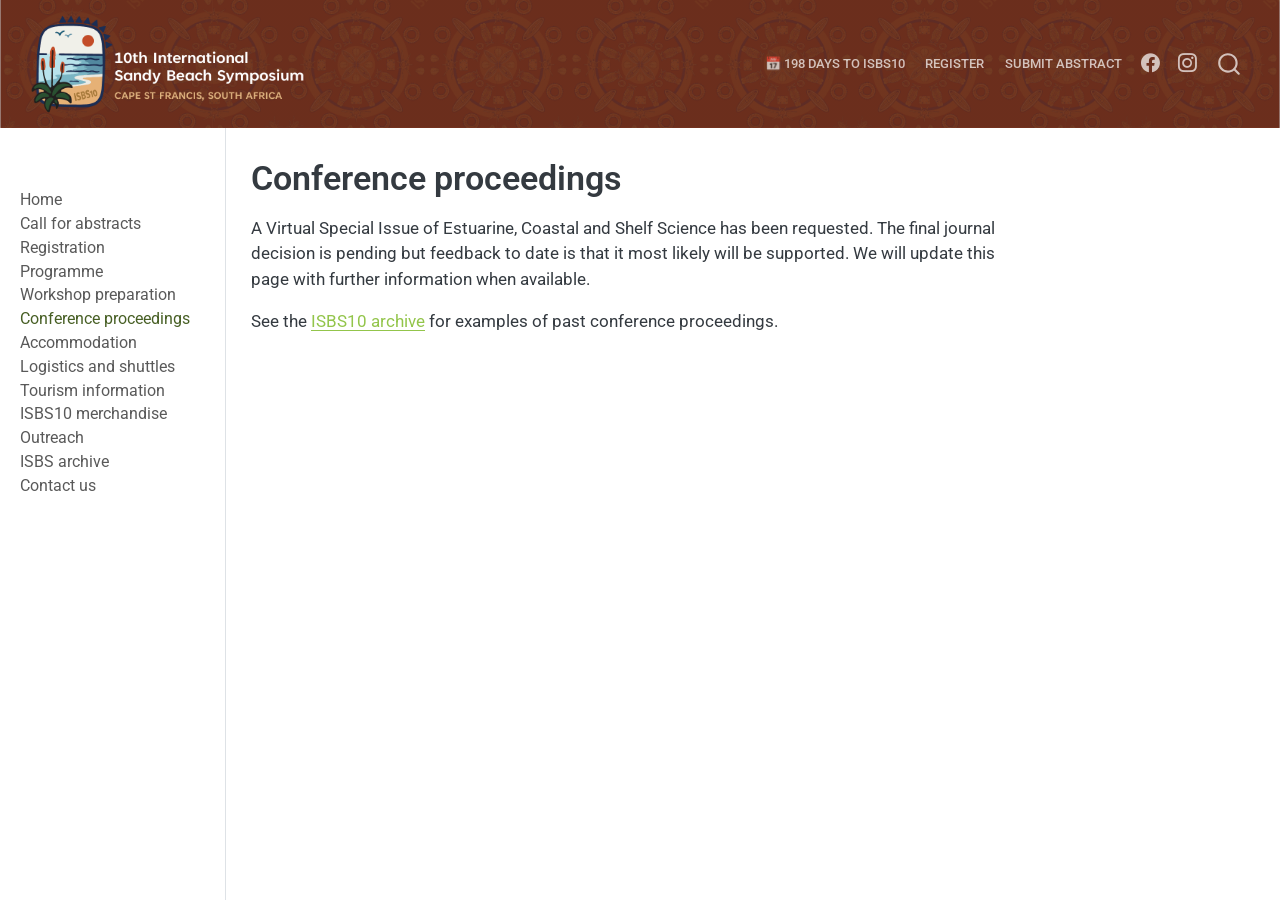
<file: docs/proceedings.html>
<!DOCTYPE html>
<html xmlns="http://www.w3.org/1999/xhtml" lang="en" xml:lang="en"><head>

<meta charset="utf-8">
<meta name="generator" content="quarto-1.9.38">

<meta name="viewport" content="width=device-width, initial-scale=1.0, user-scalable=yes">


<title>Conference proceedings</title>
<style>
/* Default styles provided by pandoc.
** See https://pandoc.org/MANUAL.html#variables-for-html for config info.
*/
code{white-space: pre-wrap;}
span.smallcaps{font-variant: small-caps;}
div.columns{display: flex; gap: min(4vw, 1.5em);}
div.column{flex: auto; overflow-x: auto;}
div.hanging-indent{margin-left: 1.5em; text-indent: -1.5em;}
ul.task-list{list-style: none;}
ul.task-list li input[type="checkbox"] {
  width: 0.8em;
  margin: 0 0.8em 0.2em -1em; /* quarto-specific, see https://github.com/quarto-dev/quarto-cli/issues/4556 */ 
  vertical-align: middle;
}
</style>


<script src="site_libs/quarto-nav/quarto-nav.js"></script>
<script src="site_libs/clipboard/clipboard.min.js"></script>
<script src="site_libs/quarto-search/autocomplete.umd.js"></script>
<script src="site_libs/quarto-search/fuse.min.js"></script>
<script src="site_libs/quarto-search/quarto-search.js"></script>
<meta name="quarto:offset" content="./">
<script src="site_libs/quarto-html/quarto.js" type="module"></script>
<script src="site_libs/quarto-html/tabsets/tabsets.js" type="module"></script>
<script src="site_libs/quarto-html/popper.min.js"></script>
<script src="site_libs/quarto-html/tippy.umd.min.js"></script>
<script src="site_libs/quarto-html/anchor.min.js"></script>
<link href="site_libs/quarto-html/tippy.css" rel="stylesheet">
<link href="site_libs/quarto-html/quarto-syntax-highlighting-15634bcf2e68342d4ad2dfa704d543f6.css" rel="stylesheet" id="quarto-text-highlighting-styles">
<script src="site_libs/bootstrap/bootstrap.min.js"></script>
<link href="site_libs/bootstrap/bootstrap-icons.css" rel="stylesheet">
<link href="site_libs/bootstrap/bootstrap-04c440276c462db59ac3082505e47b46.min.css" rel="stylesheet" append-hash="true" id="quarto-bootstrap" data-mode="light">
<script id="quarto-search-options" type="application/json">{
  "location": "navbar",
  "copy-button": false,
  "collapse-after": 3,
  "panel-placement": "end",
  "type": "overlay",
  "limit": 50,
  "keyboard-shortcut": [
    "f",
    "/",
    "s"
  ],
  "show-item-context": false,
  "language": {
    "search-no-results-text": "No results",
    "search-matching-documents-text": "matching documents",
    "search-copy-link-title": "Copy link to search",
    "search-hide-matches-text": "Hide additional matches",
    "search-more-match-text": "more match in this document",
    "search-more-matches-text": "more matches in this document",
    "search-clear-button-title": "Clear",
    "search-text-placeholder": "",
    "search-detached-cancel-button-title": "Cancel",
    "search-submit-button-title": "Submit",
    "search-label": "Search"
  }
}</script>
<script defer="" src="countdown.js"></script>


<link rel="stylesheet" href="styles.css">
</head>

<body class="nav-sidebar docked nav-fixed quarto-light">

<div id="quarto-search-results"></div>
  <header id="quarto-header" class="headroom fixed-top">
    <nav class="navbar navbar-expand-lg " data-bs-theme="dark">
      <div class="navbar-container container-fluid">
      <div class="navbar-brand-container mx-auto">
    <a href="./index.html" class="navbar-brand navbar-brand-logo">
    <img src="./imgs/isbs10logo_lr.png" alt="" class="navbar-logo light-content">
    <img src="./imgs/isbs10logo_lr.png" alt="" class="navbar-logo dark-content">
    </a>
  </div>
            <div id="quarto-search" class="" title="Search"></div>
          <button class="navbar-toggler" type="button" data-bs-toggle="collapse" data-bs-target="#navbarCollapse" aria-controls="navbarCollapse" role="menu" aria-expanded="false" aria-label="Toggle navigation" onclick="if (window.quartoToggleHeadroom) { window.quartoToggleHeadroom(); }">
  <span class="navbar-toggler-icon"></span>
</button>
          <div class="collapse navbar-collapse" id="navbarCollapse">
            <ul class="navbar-nav navbar-nav-scroll ms-auto">
  <li class="nav-item">
    <a class="nav-link" href="https://easternsun.eventsair.com/2027-sandy-beach-symposium/isbs10---delegate-registration-form/Site/Register" target="_blank"> 
<span class="menu-text">Register</span></a>
  </li>  
  <li class="nav-item">
    <a class="nav-link" href="https://easternsun.eventsair.com/2027-sandy-beach-symposium/call-for-abstracts" target="_blank"> 
<span class="menu-text">Submit abstract</span></a>
  </li>  
  <li class="nav-item compact">
    <a class="nav-link" href="https://www.facebook.com/beachscience/"> <i class="bi bi-facebook" role="img">
</i> 
<span class="menu-text"></span></a>
  </li>  
  <li class="nav-item compact">
    <a class="nav-link" href="https://www.instagram.com/sandybeachscience"> <i class="bi bi-instagram" role="img">
</i> 
<span class="menu-text"></span></a>
  </li>  
</ul>
          </div> <!-- /navcollapse -->
            <div class="quarto-navbar-tools">
</div>
      </div> <!-- /container-fluid -->
    </nav>
  <nav class="quarto-secondary-nav">
    <div class="container-fluid d-flex">
      <button type="button" class="quarto-btn-toggle btn" data-bs-toggle="collapse" role="button" data-bs-target=".quarto-sidebar-collapse-item" aria-controls="quarto-sidebar" aria-expanded="false" aria-label="Toggle sidebar navigation" onclick="if (window.quartoToggleHeadroom) { window.quartoToggleHeadroom(); }">
        <i class="bi bi-layout-text-sidebar-reverse"></i>
      </button>
        <nav class="quarto-page-breadcrumbs" aria-label="breadcrumb"><ol class="breadcrumb"><li class="breadcrumb-item"><a href="./proceedings.html">Conference proceedings</a></li></ol></nav>
        <a class="flex-grow-1" role="navigation" data-bs-toggle="collapse" data-bs-target=".quarto-sidebar-collapse-item" aria-controls="quarto-sidebar" aria-expanded="false" aria-label="Toggle sidebar navigation" onclick="if (window.quartoToggleHeadroom) { window.quartoToggleHeadroom(); }">      
        </a>
      <button type="button" class="btn quarto-search-button" aria-label="Search" onclick="window.quartoOpenSearch();">
        <i class="bi bi-search"></i>
      </button>
    </div>
  </nav>
</header>
<!-- content -->
<div id="quarto-content" class="quarto-container page-columns page-rows-contents page-layout-article page-navbar">
<!-- sidebar -->
  <nav id="quarto-sidebar" class="sidebar collapse collapse-horizontal quarto-sidebar-collapse-item sidebar-navigation docked overflow-auto">
        <div class="mt-2 flex-shrink-0 align-items-center">
        <div class="sidebar-search">
        <div id="quarto-search" class="" title="Search"></div>
        </div>
        </div>
    <div class="sidebar-menu-container"> 
    <ul class="list-unstyled mt-1">
        <li class="sidebar-item">
  <div class="sidebar-item-container"> 
  <a href="./index.html" class="sidebar-item-text sidebar-link">
 <span class="menu-text">Home</span></a>
  </div>
</li>
        <li class="sidebar-item">
  <div class="sidebar-item-container"> 
  <a href="./callforabstracts.html" class="sidebar-item-text sidebar-link">
 <span class="menu-text">Call for abstracts</span></a>
  </div>
</li>
        <li class="sidebar-item">
  <div class="sidebar-item-container"> 
  <a href="./registration.html" class="sidebar-item-text sidebar-link">
 <span class="menu-text">Registration</span></a>
  </div>
</li>
        <li class="sidebar-item">
  <div class="sidebar-item-container"> 
  <a href="./programme.html" class="sidebar-item-text sidebar-link">
 <span class="menu-text">Programme</span></a>
  </div>
</li>
        <li class="sidebar-item">
  <div class="sidebar-item-container"> 
  <a href="./workshopprep.html" class="sidebar-item-text sidebar-link">
 <span class="menu-text">Workshop preparation</span></a>
  </div>
</li>
        <li class="sidebar-item">
  <div class="sidebar-item-container"> 
  <a href="./proceedings.html" class="sidebar-item-text sidebar-link active">
 <span class="menu-text">Conference proceedings</span></a>
  </div>
</li>
        <li class="sidebar-item">
  <div class="sidebar-item-container"> 
  <a href="./accommodation.html" class="sidebar-item-text sidebar-link">
 <span class="menu-text">Accommodation</span></a>
  </div>
</li>
        <li class="sidebar-item">
  <div class="sidebar-item-container"> 
  <a href="./logistics.html" class="sidebar-item-text sidebar-link">
 <span class="menu-text">Logistics and shuttles</span></a>
  </div>
</li>
        <li class="sidebar-item">
  <div class="sidebar-item-container"> 
  <a href="./tourism.html" class="sidebar-item-text sidebar-link">
 <span class="menu-text">Tourism information</span></a>
  </div>
</li>
        <li class="sidebar-item">
  <div class="sidebar-item-container"> 
  <a href="./merchandise.html" class="sidebar-item-text sidebar-link">
 <span class="menu-text">ISBS10 merchandise</span></a>
  </div>
</li>
        <li class="sidebar-item">
  <div class="sidebar-item-container"> 
  <a href="./outreach.html" class="sidebar-item-text sidebar-link">
 <span class="menu-text">Outreach</span></a>
  </div>
</li>
        <li class="sidebar-item">
  <div class="sidebar-item-container"> 
  <a href="./isbsarchive.html" class="sidebar-item-text sidebar-link">
 <span class="menu-text">ISBS archive</span></a>
  </div>
</li>
        <li class="sidebar-item">
  <div class="sidebar-item-container"> 
  <a href="./contactus.html" class="sidebar-item-text sidebar-link">
 <span class="menu-text">Contact us</span></a>
  </div>
</li>
    </ul>
    </div>
</nav>
<div id="quarto-sidebar-glass" class="quarto-sidebar-collapse-item" data-bs-toggle="collapse" data-bs-target=".quarto-sidebar-collapse-item"></div>
<!-- margin-sidebar -->
    <div id="quarto-margin-sidebar" class="sidebar margin-sidebar zindex-bottom">
        
    </div>
<!-- main -->
<main class="content" id="quarto-document-content">

<header id="title-block-header" class="quarto-title-block default">
<div class="quarto-title">
<h1 class="title">Conference proceedings</h1>
</div>



<div class="quarto-title-meta">

    
  
    
  </div>
  


</header>


<p>A Virtual Special Issue of Estuarine, Coastal and Shelf Science has been requested. The final journal decision is pending but feedback to date is that it most likely will be supported. We will update this page with further information when available.</p>
<p>See the <a href="./isbsarchive.html">ISBS10 archive</a> for examples of past conference proceedings.</p>



</main> <!-- /main -->
<script id="quarto-html-after-body" type="application/javascript">
  window.document.addEventListener("DOMContentLoaded", function (event) {
    const icon = "";
    const anchorJS = new window.AnchorJS();
    anchorJS.options = {
      placement: 'right',
      icon: icon
    };
    anchorJS.add('.anchored');
    const isCodeAnnotation = (el) => {
      for (const clz of el.classList) {
        if (clz.startsWith('code-annotation-')) {                     
          return true;
        }
      }
      return false;
    }
    const onCopySuccess = function(e) {
      // button target
      const button = e.trigger;
      // don't keep focus
      button.blur();
      // flash "checked"
      button.classList.add('code-copy-button-checked');
      var currentTitle = button.getAttribute("title");
      button.setAttribute("title", "Copied!");
      let tooltip;
      if (window.bootstrap) {
        button.setAttribute("data-bs-toggle", "tooltip");
        button.setAttribute("data-bs-placement", "left");
        button.setAttribute("data-bs-title", "Copied!");
        tooltip = new bootstrap.Tooltip(button, 
          { trigger: "manual", 
            customClass: "code-copy-button-tooltip",
            offset: [0, -8]});
        tooltip.show();    
      }
      setTimeout(function() {
        if (tooltip) {
          tooltip.hide();
          button.removeAttribute("data-bs-title");
          button.removeAttribute("data-bs-toggle");
          button.removeAttribute("data-bs-placement");
        }
        button.setAttribute("title", currentTitle);
        button.classList.remove('code-copy-button-checked');
      }, 1000);
      // clear code selection
      e.clearSelection();
    }
    const getTextToCopy = function(trigger) {
      const outerScaffold = trigger.parentElement.cloneNode(true);
      const codeEl = outerScaffold.querySelector('code');
      for (const childEl of codeEl.children) {
        if (isCodeAnnotation(childEl)) {
          childEl.remove();
        }
      }
      return codeEl.innerText;
    }
    const clipboard = new window.ClipboardJS('.code-copy-button:not([data-in-quarto-modal])', {
      text: getTextToCopy
    });
    clipboard.on('success', onCopySuccess);
    if (window.document.getElementById('quarto-embedded-source-code-modal')) {
      const clipboardModal = new window.ClipboardJS('.code-copy-button[data-in-quarto-modal]', {
        text: getTextToCopy,
        container: window.document.getElementById('quarto-embedded-source-code-modal')
      });
      clipboardModal.on('success', onCopySuccess);
    }
      var localhostRegex = new RegExp(/^(?:http|https):\/\/localhost\:?[0-9]*\//);
      var mailtoRegex = new RegExp(/^mailto:/);
        var filterRegex = new RegExp('/' + window.location.host + '/');
      var isInternal = (href) => {
          return filterRegex.test(href) || localhostRegex.test(href) || mailtoRegex.test(href);
      }
      // Inspect non-navigation links and adorn them if external
     var links = window.document.querySelectorAll('a[href]:not(.nav-link):not(.navbar-brand):not(.toc-action):not(.sidebar-link):not(.sidebar-item-toggle):not(.pagination-link):not(.no-external):not([aria-hidden]):not(.dropdown-item):not(.quarto-navigation-tool):not(.about-link)');
      for (var i=0; i<links.length; i++) {
        const link = links[i];
        if (!isInternal(link.href)) {
          // undo the damage that might have been done by quarto-nav.js in the case of
          // links that we want to consider external
          if (link.dataset.originalHref !== undefined) {
            link.href = link.dataset.originalHref;
          }
        }
      }
    function tippyHover(el, contentFn, onTriggerFn, onUntriggerFn) {
      const config = {
        allowHTML: true,
        maxWidth: 500,
        delay: 100,
        arrow: false,
        appendTo: function(el) {
            return el.parentElement;
        },
        interactive: true,
        interactiveBorder: 10,
        theme: 'quarto',
        placement: 'bottom-start',
      };
      if (contentFn) {
        config.content = contentFn;
      }
      if (onTriggerFn) {
        config.onTrigger = onTriggerFn;
      }
      if (onUntriggerFn) {
        config.onUntrigger = onUntriggerFn;
      }
      window.tippy(el, config); 
    }
    const noterefs = window.document.querySelectorAll('a[role="doc-noteref"]');
    for (var i=0; i<noterefs.length; i++) {
      const ref = noterefs[i];
      tippyHover(ref, function() {
        // use id or data attribute instead here
        let href = ref.getAttribute('data-footnote-href') || ref.getAttribute('href');
        try { href = new URL(href).hash; } catch {}
        const id = href.replace(/^#\/?/, "");
        const note = window.document.getElementById(id);
        if (note) {
          return note.innerHTML;
        } else {
          return "";
        }
      });
    }
    const xrefs = window.document.querySelectorAll('a.quarto-xref');
    const processXRef = (id, note) => {
      // Strip column container classes
      const stripColumnClz = (el) => {
        el.classList.remove("page-full", "page-columns");
        if (el.children) {
          for (const child of el.children) {
            stripColumnClz(child);
          }
        }
      }
      stripColumnClz(note)
      if (id === null || id.startsWith('sec-')) {
        // Special case sections, only their first couple elements
        const container = document.createElement("div");
        if (note.children && note.children.length > 2) {
          container.appendChild(note.children[0].cloneNode(true));
          for (let i = 1; i < note.children.length; i++) {
            const child = note.children[i];
            if (child.tagName === "P" && child.innerText === "") {
              continue;
            } else {
              container.appendChild(child.cloneNode(true));
              break;
            }
          }
          if (window.Quarto?.typesetMath) {
            window.Quarto.typesetMath(container);
          }
          return container.innerHTML
        } else {
          if (window.Quarto?.typesetMath) {
            window.Quarto.typesetMath(note);
          }
          return note.innerHTML;
        }
      } else {
        // Remove any anchor links if they are present
        const anchorLink = note.querySelector('a.anchorjs-link');
        if (anchorLink) {
          anchorLink.remove();
        }
        if (window.Quarto?.typesetMath) {
          window.Quarto.typesetMath(note);
        }
        if (note.classList.contains("callout")) {
          return note.outerHTML;
        } else {
          return note.innerHTML;
        }
      }
    }
    for (var i=0; i<xrefs.length; i++) {
      const xref = xrefs[i];
      tippyHover(xref, undefined, function(instance) {
        instance.disable();
        let url = xref.getAttribute('href');
        let hash = undefined; 
        if (url.startsWith('#')) {
          hash = url;
        } else {
          try { hash = new URL(url).hash; } catch {}
        }
        if (hash) {
          const id = hash.replace(/^#\/?/, "");
          const note = window.document.getElementById(id);
          if (note !== null) {
            try {
              const html = processXRef(id, note.cloneNode(true));
              instance.setContent(html);
            } finally {
              instance.enable();
              instance.show();
            }
          } else {
            // See if we can fetch this
            fetch(url.split('#')[0])
            .then(res => res.text())
            .then(html => {
              const parser = new DOMParser();
              const htmlDoc = parser.parseFromString(html, "text/html");
              const note = htmlDoc.getElementById(id);
              if (note !== null) {
                const html = processXRef(id, note);
                instance.setContent(html);
              } 
            }).finally(() => {
              instance.enable();
              instance.show();
            });
          }
        } else {
          // See if we can fetch a full url (with no hash to target)
          // This is a special case and we should probably do some content thinning / targeting
          fetch(url)
          .then(res => res.text())
          .then(html => {
            const parser = new DOMParser();
            const htmlDoc = parser.parseFromString(html, "text/html");
            const note = htmlDoc.querySelector('main.content');
            if (note !== null) {
              // This should only happen for chapter cross references
              // (since there is no id in the URL)
              // remove the first header
              if (note.children.length > 0 && note.children[0].tagName === "HEADER") {
                note.children[0].remove();
              }
              const html = processXRef(null, note);
              instance.setContent(html);
            } 
          }).finally(() => {
            instance.enable();
            instance.show();
          });
        }
      }, function(instance) {
      });
    }
        let selectedAnnoteEl;
        const selectorForAnnotation = ( cell, annotation) => {
          let cellAttr = 'data-code-cell="' + cell + '"';
          let lineAttr = 'data-code-annotation="' +  annotation + '"';
          const selector = 'span[' + cellAttr + '][' + lineAttr + ']';
          return selector;
        }
        const selectCodeLines = (annoteEl) => {
          const doc = window.document;
          const targetCell = annoteEl.getAttribute("data-target-cell");
          const targetAnnotation = annoteEl.getAttribute("data-target-annotation");
          const annoteSpan = window.document.querySelector(selectorForAnnotation(targetCell, targetAnnotation));
          const lines = annoteSpan.getAttribute("data-code-lines").split(",");
          const lineIds = lines.map((line) => {
            return targetCell + "-" + line;
          })
          let top = null;
          let height = null;
          let parent = null;
          if (lineIds.length > 0) {
              //compute the position of the single el (top and bottom and make a div)
              const el = window.document.getElementById(lineIds[0]);
              top = el.offsetTop;
              height = el.offsetHeight;
              parent = el.parentElement.parentElement;
            if (lineIds.length > 1) {
              const lastEl = window.document.getElementById(lineIds[lineIds.length - 1]);
              const bottom = lastEl.offsetTop + lastEl.offsetHeight;
              height = bottom - top;
            }
            if (top !== null && height !== null && parent !== null) {
              // cook up a div (if necessary) and position it 
              let div = window.document.getElementById("code-annotation-line-highlight");
              if (div === null) {
                div = window.document.createElement("div");
                div.setAttribute("id", "code-annotation-line-highlight");
                div.style.position = 'absolute';
                parent.appendChild(div);
              }
              div.style.top = top - 2 + "px";
              div.style.height = height + 4 + "px";
              div.style.left = 0;
              let gutterDiv = window.document.getElementById("code-annotation-line-highlight-gutter");
              if (gutterDiv === null) {
                gutterDiv = window.document.createElement("div");
                gutterDiv.setAttribute("id", "code-annotation-line-highlight-gutter");
                gutterDiv.style.position = 'absolute';
                const codeCell = window.document.getElementById(targetCell);
                const gutter = codeCell.querySelector('.code-annotation-gutter');
                gutter.appendChild(gutterDiv);
              }
              gutterDiv.style.top = top - 2 + "px";
              gutterDiv.style.height = height + 4 + "px";
            }
            selectedAnnoteEl = annoteEl;
          }
        };
        const unselectCodeLines = () => {
          const elementsIds = ["code-annotation-line-highlight", "code-annotation-line-highlight-gutter"];
          elementsIds.forEach((elId) => {
            const div = window.document.getElementById(elId);
            if (div) {
              div.remove();
            }
          });
          selectedAnnoteEl = undefined;
        };
          // Handle positioning of the toggle
      window.addEventListener(
        "resize",
        throttle(() => {
          elRect = undefined;
          if (selectedAnnoteEl) {
            selectCodeLines(selectedAnnoteEl);
          }
        }, 10)
      );
      function throttle(fn, ms) {
      let throttle = false;
      let timer;
        return (...args) => {
          if(!throttle) { // first call gets through
              fn.apply(this, args);
              throttle = true;
          } else { // all the others get throttled
              if(timer) clearTimeout(timer); // cancel #2
              timer = setTimeout(() => {
                fn.apply(this, args);
                timer = throttle = false;
              }, ms);
          }
        };
      }
        // Attach click handler to the DT
        const annoteDls = window.document.querySelectorAll('dt[data-target-cell]');
        for (const annoteDlNode of annoteDls) {
          annoteDlNode.addEventListener('click', (event) => {
            const clickedEl = event.target;
            if (clickedEl !== selectedAnnoteEl) {
              unselectCodeLines();
              const activeEl = window.document.querySelector('dt[data-target-cell].code-annotation-active');
              if (activeEl) {
                activeEl.classList.remove('code-annotation-active');
              }
              selectCodeLines(clickedEl);
              clickedEl.classList.add('code-annotation-active');
            } else {
              // Unselect the line
              unselectCodeLines();
              clickedEl.classList.remove('code-annotation-active');
            }
          });
        }
    const findCites = (el) => {
      const parentEl = el.parentElement;
      if (parentEl) {
        const cites = parentEl.dataset.cites;
        if (cites) {
          return {
            el,
            cites: cites.split(' ')
          };
        } else {
          return findCites(el.parentElement)
        }
      } else {
        return undefined;
      }
    };
    var bibliorefs = window.document.querySelectorAll('a[role="doc-biblioref"]');
    for (var i=0; i<bibliorefs.length; i++) {
      const ref = bibliorefs[i];
      const citeInfo = findCites(ref);
      if (citeInfo) {
        tippyHover(citeInfo.el, function() {
          var popup = window.document.createElement('div');
          citeInfo.cites.forEach(function(cite) {
            var citeDiv = window.document.createElement('div');
            citeDiv.classList.add('hanging-indent');
            citeDiv.classList.add('csl-entry');
            var biblioDiv = window.document.getElementById('ref-' + cite);
            if (biblioDiv) {
              citeDiv.innerHTML = biblioDiv.innerHTML;
            }
            popup.appendChild(citeDiv);
          });
          return popup.innerHTML;
        });
      }
    }
  });
  </script>
</div> <!-- /content -->




</body></html>
</file>
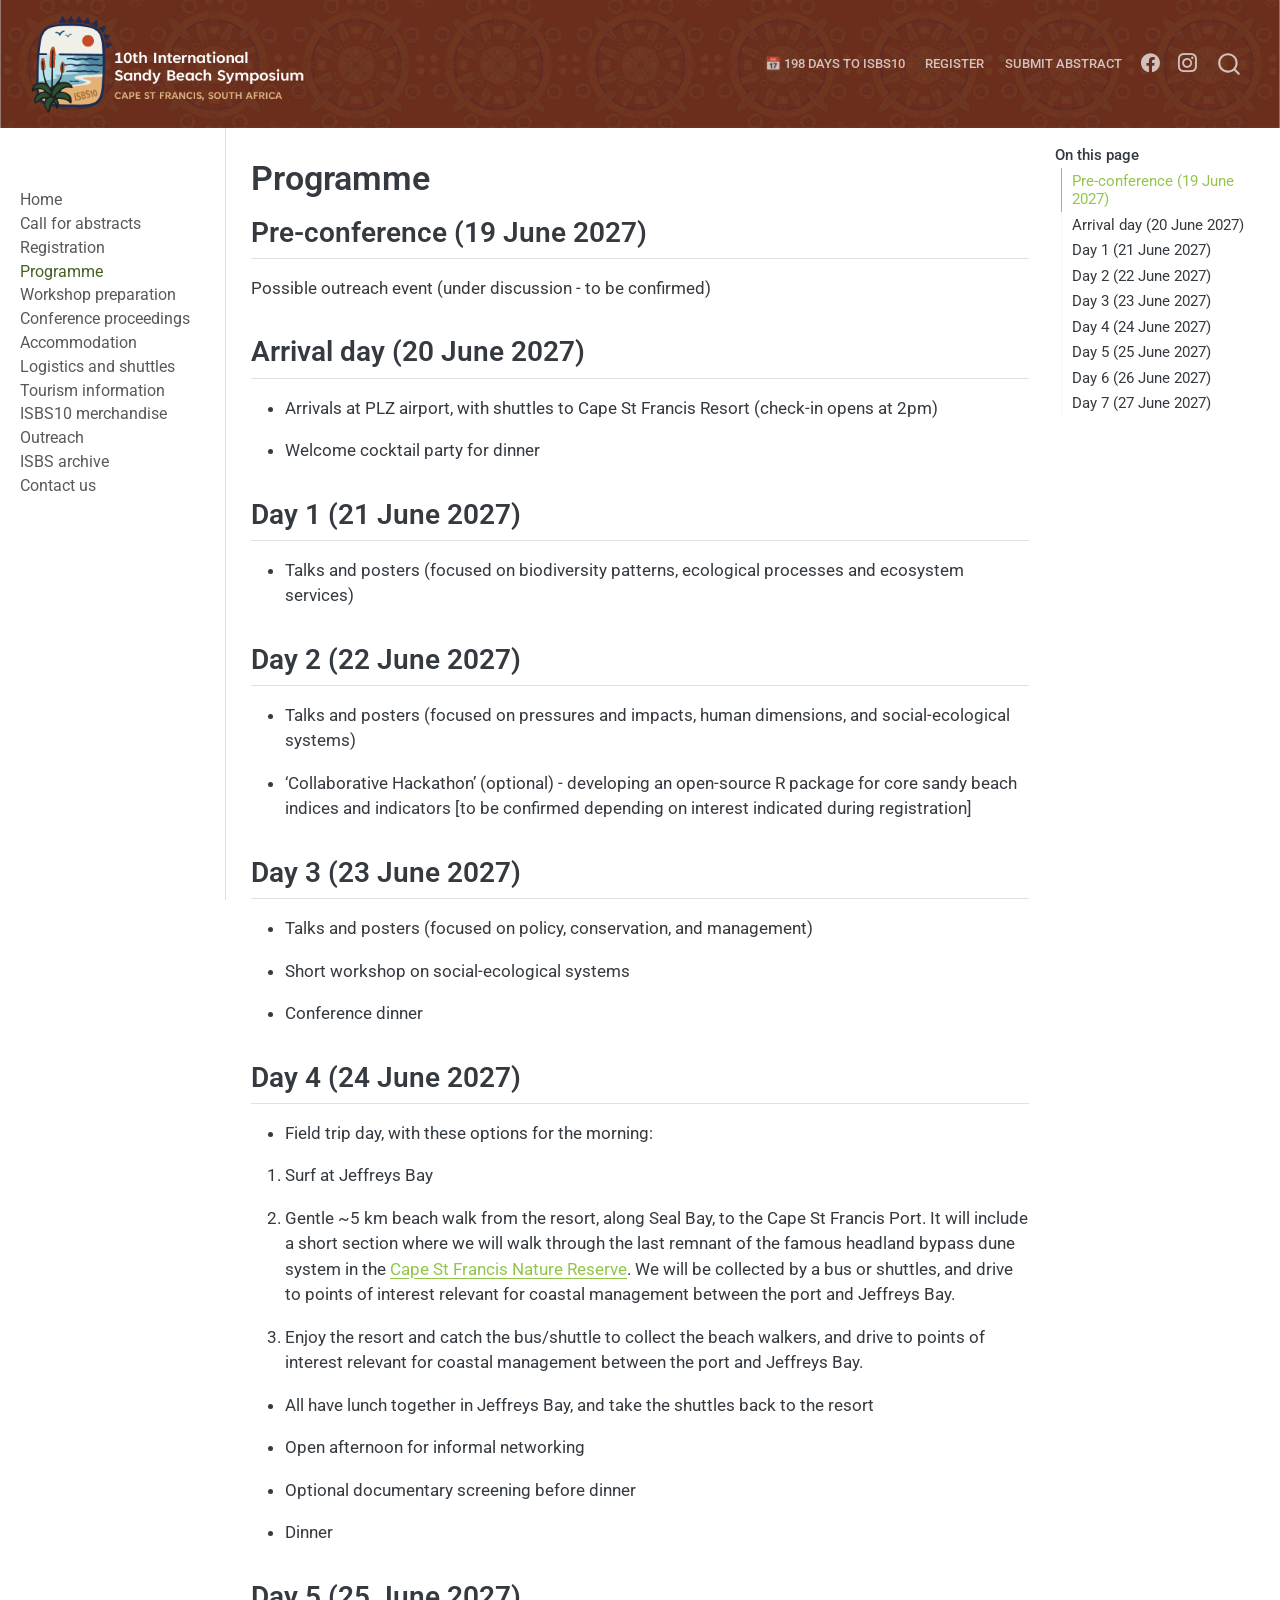
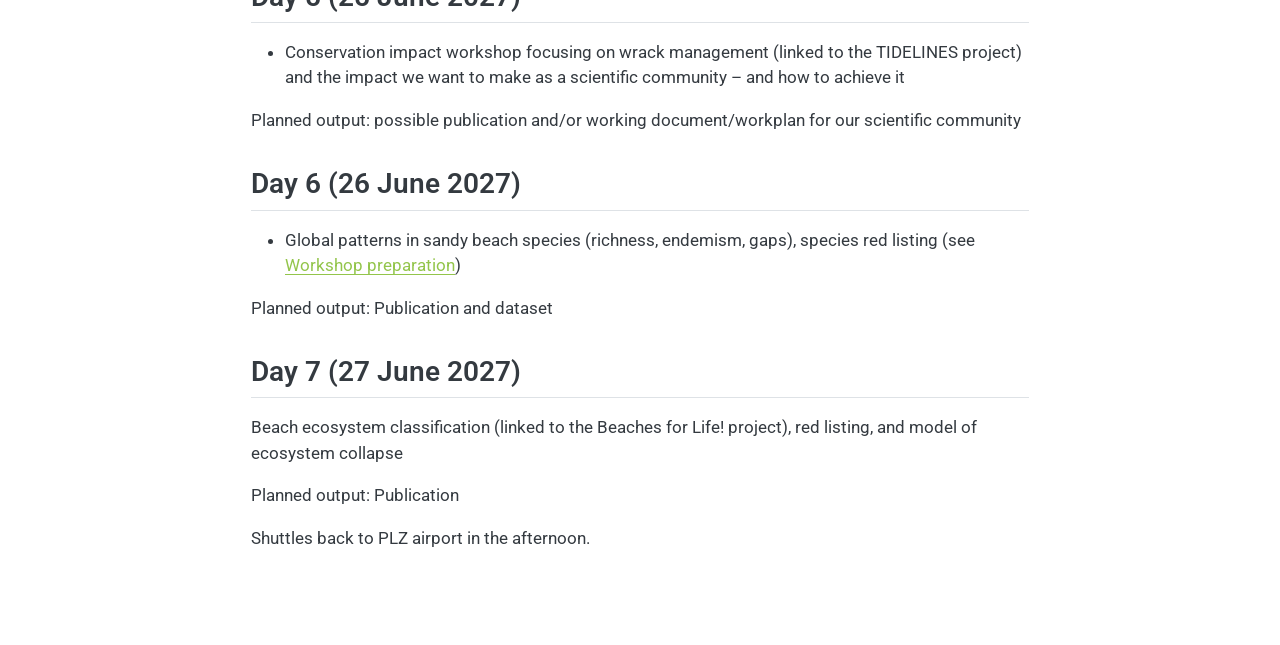
<file: docs/programme.html>
<!DOCTYPE html>
<html xmlns="http://www.w3.org/1999/xhtml" lang="en" xml:lang="en"><head>

<meta charset="utf-8">
<meta name="generator" content="quarto-1.9.38">

<meta name="viewport" content="width=device-width, initial-scale=1.0, user-scalable=yes">


<title>Programme</title>
<style>
/* Default styles provided by pandoc.
** See https://pandoc.org/MANUAL.html#variables-for-html for config info.
*/
code{white-space: pre-wrap;}
span.smallcaps{font-variant: small-caps;}
div.columns{display: flex; gap: min(4vw, 1.5em);}
div.column{flex: auto; overflow-x: auto;}
div.hanging-indent{margin-left: 1.5em; text-indent: -1.5em;}
ul.task-list{list-style: none;}
ul.task-list li input[type="checkbox"] {
  width: 0.8em;
  margin: 0 0.8em 0.2em -1em; /* quarto-specific, see https://github.com/quarto-dev/quarto-cli/issues/4556 */ 
  vertical-align: middle;
}
</style>


<script src="site_libs/quarto-nav/quarto-nav.js"></script>
<script src="site_libs/clipboard/clipboard.min.js"></script>
<script src="site_libs/quarto-search/autocomplete.umd.js"></script>
<script src="site_libs/quarto-search/fuse.min.js"></script>
<script src="site_libs/quarto-search/quarto-search.js"></script>
<meta name="quarto:offset" content="./">
<script src="site_libs/quarto-html/quarto.js" type="module"></script>
<script src="site_libs/quarto-html/tabsets/tabsets.js" type="module"></script>
<script src="site_libs/quarto-html/popper.min.js"></script>
<script src="site_libs/quarto-html/tippy.umd.min.js"></script>
<script src="site_libs/quarto-html/anchor.min.js"></script>
<link href="site_libs/quarto-html/tippy.css" rel="stylesheet">
<link href="site_libs/quarto-html/quarto-syntax-highlighting-15634bcf2e68342d4ad2dfa704d543f6.css" rel="stylesheet" id="quarto-text-highlighting-styles">
<script src="site_libs/bootstrap/bootstrap.min.js"></script>
<link href="site_libs/bootstrap/bootstrap-icons.css" rel="stylesheet">
<link href="site_libs/bootstrap/bootstrap-04c440276c462db59ac3082505e47b46.min.css" rel="stylesheet" append-hash="true" id="quarto-bootstrap" data-mode="light">
<script id="quarto-search-options" type="application/json">{
  "location": "navbar",
  "copy-button": false,
  "collapse-after": 3,
  "panel-placement": "end",
  "type": "overlay",
  "limit": 50,
  "keyboard-shortcut": [
    "f",
    "/",
    "s"
  ],
  "show-item-context": false,
  "language": {
    "search-no-results-text": "No results",
    "search-matching-documents-text": "matching documents",
    "search-copy-link-title": "Copy link to search",
    "search-hide-matches-text": "Hide additional matches",
    "search-more-match-text": "more match in this document",
    "search-more-matches-text": "more matches in this document",
    "search-clear-button-title": "Clear",
    "search-text-placeholder": "",
    "search-detached-cancel-button-title": "Cancel",
    "search-submit-button-title": "Submit",
    "search-label": "Search"
  }
}</script>
<script defer="" src="countdown.js"></script>


<link rel="stylesheet" href="styles.css">
</head>

<body class="nav-sidebar docked nav-fixed quarto-light">

<div id="quarto-search-results"></div>
  <header id="quarto-header" class="headroom fixed-top">
    <nav class="navbar navbar-expand-lg " data-bs-theme="dark">
      <div class="navbar-container container-fluid">
      <div class="navbar-brand-container mx-auto">
    <a href="./index.html" class="navbar-brand navbar-brand-logo">
    <img src="./imgs/isbs10logo_lr.png" alt="" class="navbar-logo light-content">
    <img src="./imgs/isbs10logo_lr.png" alt="" class="navbar-logo dark-content">
    </a>
  </div>
            <div id="quarto-search" class="" title="Search"></div>
          <button class="navbar-toggler" type="button" data-bs-toggle="collapse" data-bs-target="#navbarCollapse" aria-controls="navbarCollapse" role="menu" aria-expanded="false" aria-label="Toggle navigation" onclick="if (window.quartoToggleHeadroom) { window.quartoToggleHeadroom(); }">
  <span class="navbar-toggler-icon"></span>
</button>
          <div class="collapse navbar-collapse" id="navbarCollapse">
            <ul class="navbar-nav navbar-nav-scroll ms-auto">
  <li class="nav-item">
    <a class="nav-link" href="https://easternsun.eventsair.com/2027-sandy-beach-symposium/isbs10---delegate-registration-form/Site/Register" target="_blank"> 
<span class="menu-text">Register</span></a>
  </li>  
  <li class="nav-item">
    <a class="nav-link" href="https://easternsun.eventsair.com/2027-sandy-beach-symposium/call-for-abstracts" target="_blank"> 
<span class="menu-text">Submit abstract</span></a>
  </li>  
  <li class="nav-item compact">
    <a class="nav-link" href="https://www.facebook.com/beachscience/"> <i class="bi bi-facebook" role="img">
</i> 
<span class="menu-text"></span></a>
  </li>  
  <li class="nav-item compact">
    <a class="nav-link" href="https://www.instagram.com/sandybeachscience"> <i class="bi bi-instagram" role="img">
</i> 
<span class="menu-text"></span></a>
  </li>  
</ul>
          </div> <!-- /navcollapse -->
            <div class="quarto-navbar-tools">
</div>
      </div> <!-- /container-fluid -->
    </nav>
  <nav class="quarto-secondary-nav">
    <div class="container-fluid d-flex">
      <button type="button" class="quarto-btn-toggle btn" data-bs-toggle="collapse" role="button" data-bs-target=".quarto-sidebar-collapse-item" aria-controls="quarto-sidebar" aria-expanded="false" aria-label="Toggle sidebar navigation" onclick="if (window.quartoToggleHeadroom) { window.quartoToggleHeadroom(); }">
        <i class="bi bi-layout-text-sidebar-reverse"></i>
      </button>
        <nav class="quarto-page-breadcrumbs" aria-label="breadcrumb"><ol class="breadcrumb"><li class="breadcrumb-item"><a href="./programme.html">Programme</a></li></ol></nav>
        <a class="flex-grow-1" role="navigation" data-bs-toggle="collapse" data-bs-target=".quarto-sidebar-collapse-item" aria-controls="quarto-sidebar" aria-expanded="false" aria-label="Toggle sidebar navigation" onclick="if (window.quartoToggleHeadroom) { window.quartoToggleHeadroom(); }">      
        </a>
      <button type="button" class="btn quarto-search-button" aria-label="Search" onclick="window.quartoOpenSearch();">
        <i class="bi bi-search"></i>
      </button>
    </div>
  </nav>
</header>
<!-- content -->
<div id="quarto-content" class="quarto-container page-columns page-rows-contents page-layout-article page-navbar">
<!-- sidebar -->
  <nav id="quarto-sidebar" class="sidebar collapse collapse-horizontal quarto-sidebar-collapse-item sidebar-navigation docked overflow-auto">
        <div class="mt-2 flex-shrink-0 align-items-center">
        <div class="sidebar-search">
        <div id="quarto-search" class="" title="Search"></div>
        </div>
        </div>
    <div class="sidebar-menu-container"> 
    <ul class="list-unstyled mt-1">
        <li class="sidebar-item">
  <div class="sidebar-item-container"> 
  <a href="./index.html" class="sidebar-item-text sidebar-link">
 <span class="menu-text">Home</span></a>
  </div>
</li>
        <li class="sidebar-item">
  <div class="sidebar-item-container"> 
  <a href="./callforabstracts.html" class="sidebar-item-text sidebar-link">
 <span class="menu-text">Call for abstracts</span></a>
  </div>
</li>
        <li class="sidebar-item">
  <div class="sidebar-item-container"> 
  <a href="./registration.html" class="sidebar-item-text sidebar-link">
 <span class="menu-text">Registration</span></a>
  </div>
</li>
        <li class="sidebar-item">
  <div class="sidebar-item-container"> 
  <a href="./programme.html" class="sidebar-item-text sidebar-link active">
 <span class="menu-text">Programme</span></a>
  </div>
</li>
        <li class="sidebar-item">
  <div class="sidebar-item-container"> 
  <a href="./workshopprep.html" class="sidebar-item-text sidebar-link">
 <span class="menu-text">Workshop preparation</span></a>
  </div>
</li>
        <li class="sidebar-item">
  <div class="sidebar-item-container"> 
  <a href="./proceedings.html" class="sidebar-item-text sidebar-link">
 <span class="menu-text">Conference proceedings</span></a>
  </div>
</li>
        <li class="sidebar-item">
  <div class="sidebar-item-container"> 
  <a href="./accommodation.html" class="sidebar-item-text sidebar-link">
 <span class="menu-text">Accommodation</span></a>
  </div>
</li>
        <li class="sidebar-item">
  <div class="sidebar-item-container"> 
  <a href="./logistics.html" class="sidebar-item-text sidebar-link">
 <span class="menu-text">Logistics and shuttles</span></a>
  </div>
</li>
        <li class="sidebar-item">
  <div class="sidebar-item-container"> 
  <a href="./tourism.html" class="sidebar-item-text sidebar-link">
 <span class="menu-text">Tourism information</span></a>
  </div>
</li>
        <li class="sidebar-item">
  <div class="sidebar-item-container"> 
  <a href="./merchandise.html" class="sidebar-item-text sidebar-link">
 <span class="menu-text">ISBS10 merchandise</span></a>
  </div>
</li>
        <li class="sidebar-item">
  <div class="sidebar-item-container"> 
  <a href="./outreach.html" class="sidebar-item-text sidebar-link">
 <span class="menu-text">Outreach</span></a>
  </div>
</li>
        <li class="sidebar-item">
  <div class="sidebar-item-container"> 
  <a href="./isbsarchive.html" class="sidebar-item-text sidebar-link">
 <span class="menu-text">ISBS archive</span></a>
  </div>
</li>
        <li class="sidebar-item">
  <div class="sidebar-item-container"> 
  <a href="./contactus.html" class="sidebar-item-text sidebar-link">
 <span class="menu-text">Contact us</span></a>
  </div>
</li>
    </ul>
    </div>
</nav>
<div id="quarto-sidebar-glass" class="quarto-sidebar-collapse-item" data-bs-toggle="collapse" data-bs-target=".quarto-sidebar-collapse-item"></div>
<!-- margin-sidebar -->
    <div id="quarto-margin-sidebar" class="sidebar margin-sidebar">
        <nav id="TOC" role="doc-toc" class="toc-active">
    <h2 id="toc-title">On this page</h2>
   
  <ul>
  <li><a href="#pre-conference-19-june-2027" id="toc-pre-conference-19-june-2027" class="nav-link active" data-scroll-target="#pre-conference-19-june-2027">Pre-conference (19 June 2027)</a></li>
  <li><a href="#arrival-day-20-june-2027" id="toc-arrival-day-20-june-2027" class="nav-link" data-scroll-target="#arrival-day-20-june-2027">Arrival day (20 June 2027)</a></li>
  <li><a href="#day-1-21-june-2027" id="toc-day-1-21-june-2027" class="nav-link" data-scroll-target="#day-1-21-june-2027">Day 1 (21 June 2027)</a></li>
  <li><a href="#day-2-22-june-2027" id="toc-day-2-22-june-2027" class="nav-link" data-scroll-target="#day-2-22-june-2027">Day 2 (22 June 2027)</a></li>
  <li><a href="#day-3-23-june-2027" id="toc-day-3-23-june-2027" class="nav-link" data-scroll-target="#day-3-23-june-2027">Day 3 (23 June 2027)</a></li>
  <li><a href="#day-4-24-june-2027" id="toc-day-4-24-june-2027" class="nav-link" data-scroll-target="#day-4-24-june-2027">Day 4 (24 June 2027)</a></li>
  <li><a href="#day-5-25-june-2027" id="toc-day-5-25-june-2027" class="nav-link" data-scroll-target="#day-5-25-june-2027">Day 5 (25 June 2027)</a></li>
  <li><a href="#day-6-26-june-2027" id="toc-day-6-26-june-2027" class="nav-link" data-scroll-target="#day-6-26-june-2027">Day 6 (26 June 2027)</a></li>
  <li><a href="#day-7-27-june-2027" id="toc-day-7-27-june-2027" class="nav-link" data-scroll-target="#day-7-27-june-2027">Day 7 (27 June 2027)</a></li>
  </ul>
</nav>
    </div>
<!-- main -->
<main class="content" id="quarto-document-content">

<header id="title-block-header" class="quarto-title-block default">
<div class="quarto-title">
<h1 class="title">Programme</h1>
</div>



<div class="quarto-title-meta">

    
  
    
  </div>
  


</header>


<section id="pre-conference-19-june-2027" class="level2">
<h2 class="anchored" data-anchor-id="pre-conference-19-june-2027">Pre-conference (19 June 2027)</h2>
<p>Possible outreach event (under discussion - to be confirmed)</p>
</section>
<section id="arrival-day-20-june-2027" class="level2">
<h2 class="anchored" data-anchor-id="arrival-day-20-june-2027">Arrival day (20 June 2027)</h2>
<ul>
<li><p>Arrivals at PLZ airport, with shuttles to Cape St Francis Resort (check-in opens at 2pm)</p></li>
<li><p>Welcome cocktail party for dinner</p></li>
</ul>
</section>
<section id="day-1-21-june-2027" class="level2">
<h2 class="anchored" data-anchor-id="day-1-21-june-2027">Day 1 (21 June 2027)</h2>
<ul>
<li>Talks and posters (focused on biodiversity patterns, ecological processes and ecosystem services)</li>
</ul>
</section>
<section id="day-2-22-june-2027" class="level2">
<h2 class="anchored" data-anchor-id="day-2-22-june-2027">Day 2 (22 June 2027)</h2>
<ul>
<li><p>Talks and posters (focused on pressures and impacts, human dimensions, and social-ecological systems)</p></li>
<li><p>‘Collaborative Hackathon’ (optional) - developing an open-source R package for core sandy beach indices and indicators [to be confirmed depending on interest indicated during registration]</p></li>
</ul>
</section>
<section id="day-3-23-june-2027" class="level2">
<h2 class="anchored" data-anchor-id="day-3-23-june-2027">Day 3 (23 June 2027)</h2>
<ul>
<li><p>Talks and posters (focused on policy, conservation, and management)</p></li>
<li><p>Short workshop on social-ecological systems</p></li>
<li><p>Conference dinner</p></li>
</ul>
</section>
<section id="day-4-24-june-2027" class="level2">
<h2 class="anchored" data-anchor-id="day-4-24-june-2027">Day 4 (24 June 2027)</h2>
<ul>
<li>Field trip day, with these options for the morning:</li>
</ul>
<ol type="1">
<li><p>Surf at Jeffreys Bay</p></li>
<li><p>Gentle ~5 km beach walk from the resort, along Seal Bay, to the Cape St Francis Port. It will include a short section where we will walk through the last remnant of the famous headland bypass dune system in the <a href="https://stfranciskrommetrust.co.za/cape-st-francis-nature-reserves/" target="_blank">Cape St Francis Nature Reserve</a>. We will be collected by a bus or shuttles, and drive to points of interest relevant for coastal management between the port and Jeffreys Bay.</p></li>
<li><p>Enjoy the resort and catch the bus/shuttle to collect the beach walkers, and drive to points of interest relevant for coastal management between the port and Jeffreys Bay.</p></li>
</ol>
<ul>
<li><p>All have lunch together in Jeffreys Bay, and take the shuttles back to the resort</p></li>
<li><p>Open afternoon for informal networking</p></li>
<li><p>Optional documentary screening before dinner</p></li>
<li><p>Dinner</p></li>
</ul>
</section>
<section id="day-5-25-june-2027" class="level2">
<h2 class="anchored" data-anchor-id="day-5-25-june-2027">Day 5 (25 June 2027)</h2>
<ul>
<li>Conservation impact workshop focusing on wrack management (linked to the TIDELINES project) and the impact we want to make as a scientific community – and how to achieve it</li>
</ul>
<p>Planned output: possible publication and/or working document/workplan for our scientific community</p>
</section>
<section id="day-6-26-june-2027" class="level2">
<h2 class="anchored" data-anchor-id="day-6-26-june-2027">Day 6 (26 June 2027)</h2>
<ul>
<li>Global patterns in sandy beach species (richness, endemism, gaps), species red listing (see <a href="./workshopprep.html">Workshop preparation</a>)</li>
</ul>
<p>Planned output: Publication and dataset&nbsp;</p>
</section>
<section id="day-7-27-june-2027" class="level2">
<h2 class="anchored" data-anchor-id="day-7-27-june-2027">Day 7 (27 June 2027)</h2>
<p>Beach ecosystem classification (linked to the Beaches for Life! project), red listing, and model of ecosystem collapse</p>
<p>Planned output: Publication</p>
<p>Shuttles back to PLZ airport in the afternoon.</p>


</section>

</main> <!-- /main -->
<script id="quarto-html-after-body" type="application/javascript">
  window.document.addEventListener("DOMContentLoaded", function (event) {
    const icon = "";
    const anchorJS = new window.AnchorJS();
    anchorJS.options = {
      placement: 'right',
      icon: icon
    };
    anchorJS.add('.anchored');
    const isCodeAnnotation = (el) => {
      for (const clz of el.classList) {
        if (clz.startsWith('code-annotation-')) {                     
          return true;
        }
      }
      return false;
    }
    const onCopySuccess = function(e) {
      // button target
      const button = e.trigger;
      // don't keep focus
      button.blur();
      // flash "checked"
      button.classList.add('code-copy-button-checked');
      var currentTitle = button.getAttribute("title");
      button.setAttribute("title", "Copied!");
      let tooltip;
      if (window.bootstrap) {
        button.setAttribute("data-bs-toggle", "tooltip");
        button.setAttribute("data-bs-placement", "left");
        button.setAttribute("data-bs-title", "Copied!");
        tooltip = new bootstrap.Tooltip(button, 
          { trigger: "manual", 
            customClass: "code-copy-button-tooltip",
            offset: [0, -8]});
        tooltip.show();    
      }
      setTimeout(function() {
        if (tooltip) {
          tooltip.hide();
          button.removeAttribute("data-bs-title");
          button.removeAttribute("data-bs-toggle");
          button.removeAttribute("data-bs-placement");
        }
        button.setAttribute("title", currentTitle);
        button.classList.remove('code-copy-button-checked');
      }, 1000);
      // clear code selection
      e.clearSelection();
    }
    const getTextToCopy = function(trigger) {
      const outerScaffold = trigger.parentElement.cloneNode(true);
      const codeEl = outerScaffold.querySelector('code');
      for (const childEl of codeEl.children) {
        if (isCodeAnnotation(childEl)) {
          childEl.remove();
        }
      }
      return codeEl.innerText;
    }
    const clipboard = new window.ClipboardJS('.code-copy-button:not([data-in-quarto-modal])', {
      text: getTextToCopy
    });
    clipboard.on('success', onCopySuccess);
    if (window.document.getElementById('quarto-embedded-source-code-modal')) {
      const clipboardModal = new window.ClipboardJS('.code-copy-button[data-in-quarto-modal]', {
        text: getTextToCopy,
        container: window.document.getElementById('quarto-embedded-source-code-modal')
      });
      clipboardModal.on('success', onCopySuccess);
    }
      var localhostRegex = new RegExp(/^(?:http|https):\/\/localhost\:?[0-9]*\//);
      var mailtoRegex = new RegExp(/^mailto:/);
        var filterRegex = new RegExp('/' + window.location.host + '/');
      var isInternal = (href) => {
          return filterRegex.test(href) || localhostRegex.test(href) || mailtoRegex.test(href);
      }
      // Inspect non-navigation links and adorn them if external
     var links = window.document.querySelectorAll('a[href]:not(.nav-link):not(.navbar-brand):not(.toc-action):not(.sidebar-link):not(.sidebar-item-toggle):not(.pagination-link):not(.no-external):not([aria-hidden]):not(.dropdown-item):not(.quarto-navigation-tool):not(.about-link)');
      for (var i=0; i<links.length; i++) {
        const link = links[i];
        if (!isInternal(link.href)) {
          // undo the damage that might have been done by quarto-nav.js in the case of
          // links that we want to consider external
          if (link.dataset.originalHref !== undefined) {
            link.href = link.dataset.originalHref;
          }
        }
      }
    function tippyHover(el, contentFn, onTriggerFn, onUntriggerFn) {
      const config = {
        allowHTML: true,
        maxWidth: 500,
        delay: 100,
        arrow: false,
        appendTo: function(el) {
            return el.parentElement;
        },
        interactive: true,
        interactiveBorder: 10,
        theme: 'quarto',
        placement: 'bottom-start',
      };
      if (contentFn) {
        config.content = contentFn;
      }
      if (onTriggerFn) {
        config.onTrigger = onTriggerFn;
      }
      if (onUntriggerFn) {
        config.onUntrigger = onUntriggerFn;
      }
      window.tippy(el, config); 
    }
    const noterefs = window.document.querySelectorAll('a[role="doc-noteref"]');
    for (var i=0; i<noterefs.length; i++) {
      const ref = noterefs[i];
      tippyHover(ref, function() {
        // use id or data attribute instead here
        let href = ref.getAttribute('data-footnote-href') || ref.getAttribute('href');
        try { href = new URL(href).hash; } catch {}
        const id = href.replace(/^#\/?/, "");
        const note = window.document.getElementById(id);
        if (note) {
          return note.innerHTML;
        } else {
          return "";
        }
      });
    }
    const xrefs = window.document.querySelectorAll('a.quarto-xref');
    const processXRef = (id, note) => {
      // Strip column container classes
      const stripColumnClz = (el) => {
        el.classList.remove("page-full", "page-columns");
        if (el.children) {
          for (const child of el.children) {
            stripColumnClz(child);
          }
        }
      }
      stripColumnClz(note)
      if (id === null || id.startsWith('sec-')) {
        // Special case sections, only their first couple elements
        const container = document.createElement("div");
        if (note.children && note.children.length > 2) {
          container.appendChild(note.children[0].cloneNode(true));
          for (let i = 1; i < note.children.length; i++) {
            const child = note.children[i];
            if (child.tagName === "P" && child.innerText === "") {
              continue;
            } else {
              container.appendChild(child.cloneNode(true));
              break;
            }
          }
          if (window.Quarto?.typesetMath) {
            window.Quarto.typesetMath(container);
          }
          return container.innerHTML
        } else {
          if (window.Quarto?.typesetMath) {
            window.Quarto.typesetMath(note);
          }
          return note.innerHTML;
        }
      } else {
        // Remove any anchor links if they are present
        const anchorLink = note.querySelector('a.anchorjs-link');
        if (anchorLink) {
          anchorLink.remove();
        }
        if (window.Quarto?.typesetMath) {
          window.Quarto.typesetMath(note);
        }
        if (note.classList.contains("callout")) {
          return note.outerHTML;
        } else {
          return note.innerHTML;
        }
      }
    }
    for (var i=0; i<xrefs.length; i++) {
      const xref = xrefs[i];
      tippyHover(xref, undefined, function(instance) {
        instance.disable();
        let url = xref.getAttribute('href');
        let hash = undefined; 
        if (url.startsWith('#')) {
          hash = url;
        } else {
          try { hash = new URL(url).hash; } catch {}
        }
        if (hash) {
          const id = hash.replace(/^#\/?/, "");
          const note = window.document.getElementById(id);
          if (note !== null) {
            try {
              const html = processXRef(id, note.cloneNode(true));
              instance.setContent(html);
            } finally {
              instance.enable();
              instance.show();
            }
          } else {
            // See if we can fetch this
            fetch(url.split('#')[0])
            .then(res => res.text())
            .then(html => {
              const parser = new DOMParser();
              const htmlDoc = parser.parseFromString(html, "text/html");
              const note = htmlDoc.getElementById(id);
              if (note !== null) {
                const html = processXRef(id, note);
                instance.setContent(html);
              } 
            }).finally(() => {
              instance.enable();
              instance.show();
            });
          }
        } else {
          // See if we can fetch a full url (with no hash to target)
          // This is a special case and we should probably do some content thinning / targeting
          fetch(url)
          .then(res => res.text())
          .then(html => {
            const parser = new DOMParser();
            const htmlDoc = parser.parseFromString(html, "text/html");
            const note = htmlDoc.querySelector('main.content');
            if (note !== null) {
              // This should only happen for chapter cross references
              // (since there is no id in the URL)
              // remove the first header
              if (note.children.length > 0 && note.children[0].tagName === "HEADER") {
                note.children[0].remove();
              }
              const html = processXRef(null, note);
              instance.setContent(html);
            } 
          }).finally(() => {
            instance.enable();
            instance.show();
          });
        }
      }, function(instance) {
      });
    }
        let selectedAnnoteEl;
        const selectorForAnnotation = ( cell, annotation) => {
          let cellAttr = 'data-code-cell="' + cell + '"';
          let lineAttr = 'data-code-annotation="' +  annotation + '"';
          const selector = 'span[' + cellAttr + '][' + lineAttr + ']';
          return selector;
        }
        const selectCodeLines = (annoteEl) => {
          const doc = window.document;
          const targetCell = annoteEl.getAttribute("data-target-cell");
          const targetAnnotation = annoteEl.getAttribute("data-target-annotation");
          const annoteSpan = window.document.querySelector(selectorForAnnotation(targetCell, targetAnnotation));
          const lines = annoteSpan.getAttribute("data-code-lines").split(",");
          const lineIds = lines.map((line) => {
            return targetCell + "-" + line;
          })
          let top = null;
          let height = null;
          let parent = null;
          if (lineIds.length > 0) {
              //compute the position of the single el (top and bottom and make a div)
              const el = window.document.getElementById(lineIds[0]);
              top = el.offsetTop;
              height = el.offsetHeight;
              parent = el.parentElement.parentElement;
            if (lineIds.length > 1) {
              const lastEl = window.document.getElementById(lineIds[lineIds.length - 1]);
              const bottom = lastEl.offsetTop + lastEl.offsetHeight;
              height = bottom - top;
            }
            if (top !== null && height !== null && parent !== null) {
              // cook up a div (if necessary) and position it 
              let div = window.document.getElementById("code-annotation-line-highlight");
              if (div === null) {
                div = window.document.createElement("div");
                div.setAttribute("id", "code-annotation-line-highlight");
                div.style.position = 'absolute';
                parent.appendChild(div);
              }
              div.style.top = top - 2 + "px";
              div.style.height = height + 4 + "px";
              div.style.left = 0;
              let gutterDiv = window.document.getElementById("code-annotation-line-highlight-gutter");
              if (gutterDiv === null) {
                gutterDiv = window.document.createElement("div");
                gutterDiv.setAttribute("id", "code-annotation-line-highlight-gutter");
                gutterDiv.style.position = 'absolute';
                const codeCell = window.document.getElementById(targetCell);
                const gutter = codeCell.querySelector('.code-annotation-gutter');
                gutter.appendChild(gutterDiv);
              }
              gutterDiv.style.top = top - 2 + "px";
              gutterDiv.style.height = height + 4 + "px";
            }
            selectedAnnoteEl = annoteEl;
          }
        };
        const unselectCodeLines = () => {
          const elementsIds = ["code-annotation-line-highlight", "code-annotation-line-highlight-gutter"];
          elementsIds.forEach((elId) => {
            const div = window.document.getElementById(elId);
            if (div) {
              div.remove();
            }
          });
          selectedAnnoteEl = undefined;
        };
          // Handle positioning of the toggle
      window.addEventListener(
        "resize",
        throttle(() => {
          elRect = undefined;
          if (selectedAnnoteEl) {
            selectCodeLines(selectedAnnoteEl);
          }
        }, 10)
      );
      function throttle(fn, ms) {
      let throttle = false;
      let timer;
        return (...args) => {
          if(!throttle) { // first call gets through
              fn.apply(this, args);
              throttle = true;
          } else { // all the others get throttled
              if(timer) clearTimeout(timer); // cancel #2
              timer = setTimeout(() => {
                fn.apply(this, args);
                timer = throttle = false;
              }, ms);
          }
        };
      }
        // Attach click handler to the DT
        const annoteDls = window.document.querySelectorAll('dt[data-target-cell]');
        for (const annoteDlNode of annoteDls) {
          annoteDlNode.addEventListener('click', (event) => {
            const clickedEl = event.target;
            if (clickedEl !== selectedAnnoteEl) {
              unselectCodeLines();
              const activeEl = window.document.querySelector('dt[data-target-cell].code-annotation-active');
              if (activeEl) {
                activeEl.classList.remove('code-annotation-active');
              }
              selectCodeLines(clickedEl);
              clickedEl.classList.add('code-annotation-active');
            } else {
              // Unselect the line
              unselectCodeLines();
              clickedEl.classList.remove('code-annotation-active');
            }
          });
        }
    const findCites = (el) => {
      const parentEl = el.parentElement;
      if (parentEl) {
        const cites = parentEl.dataset.cites;
        if (cites) {
          return {
            el,
            cites: cites.split(' ')
          };
        } else {
          return findCites(el.parentElement)
        }
      } else {
        return undefined;
      }
    };
    var bibliorefs = window.document.querySelectorAll('a[role="doc-biblioref"]');
    for (var i=0; i<bibliorefs.length; i++) {
      const ref = bibliorefs[i];
      const citeInfo = findCites(ref);
      if (citeInfo) {
        tippyHover(citeInfo.el, function() {
          var popup = window.document.createElement('div');
          citeInfo.cites.forEach(function(cite) {
            var citeDiv = window.document.createElement('div');
            citeDiv.classList.add('hanging-indent');
            citeDiv.classList.add('csl-entry');
            var biblioDiv = window.document.getElementById('ref-' + cite);
            if (biblioDiv) {
              citeDiv.innerHTML = biblioDiv.innerHTML;
            }
            popup.appendChild(citeDiv);
          });
          return popup.innerHTML;
        });
      }
    }
  });
  </script>
</div> <!-- /content -->




</body></html>
</file>
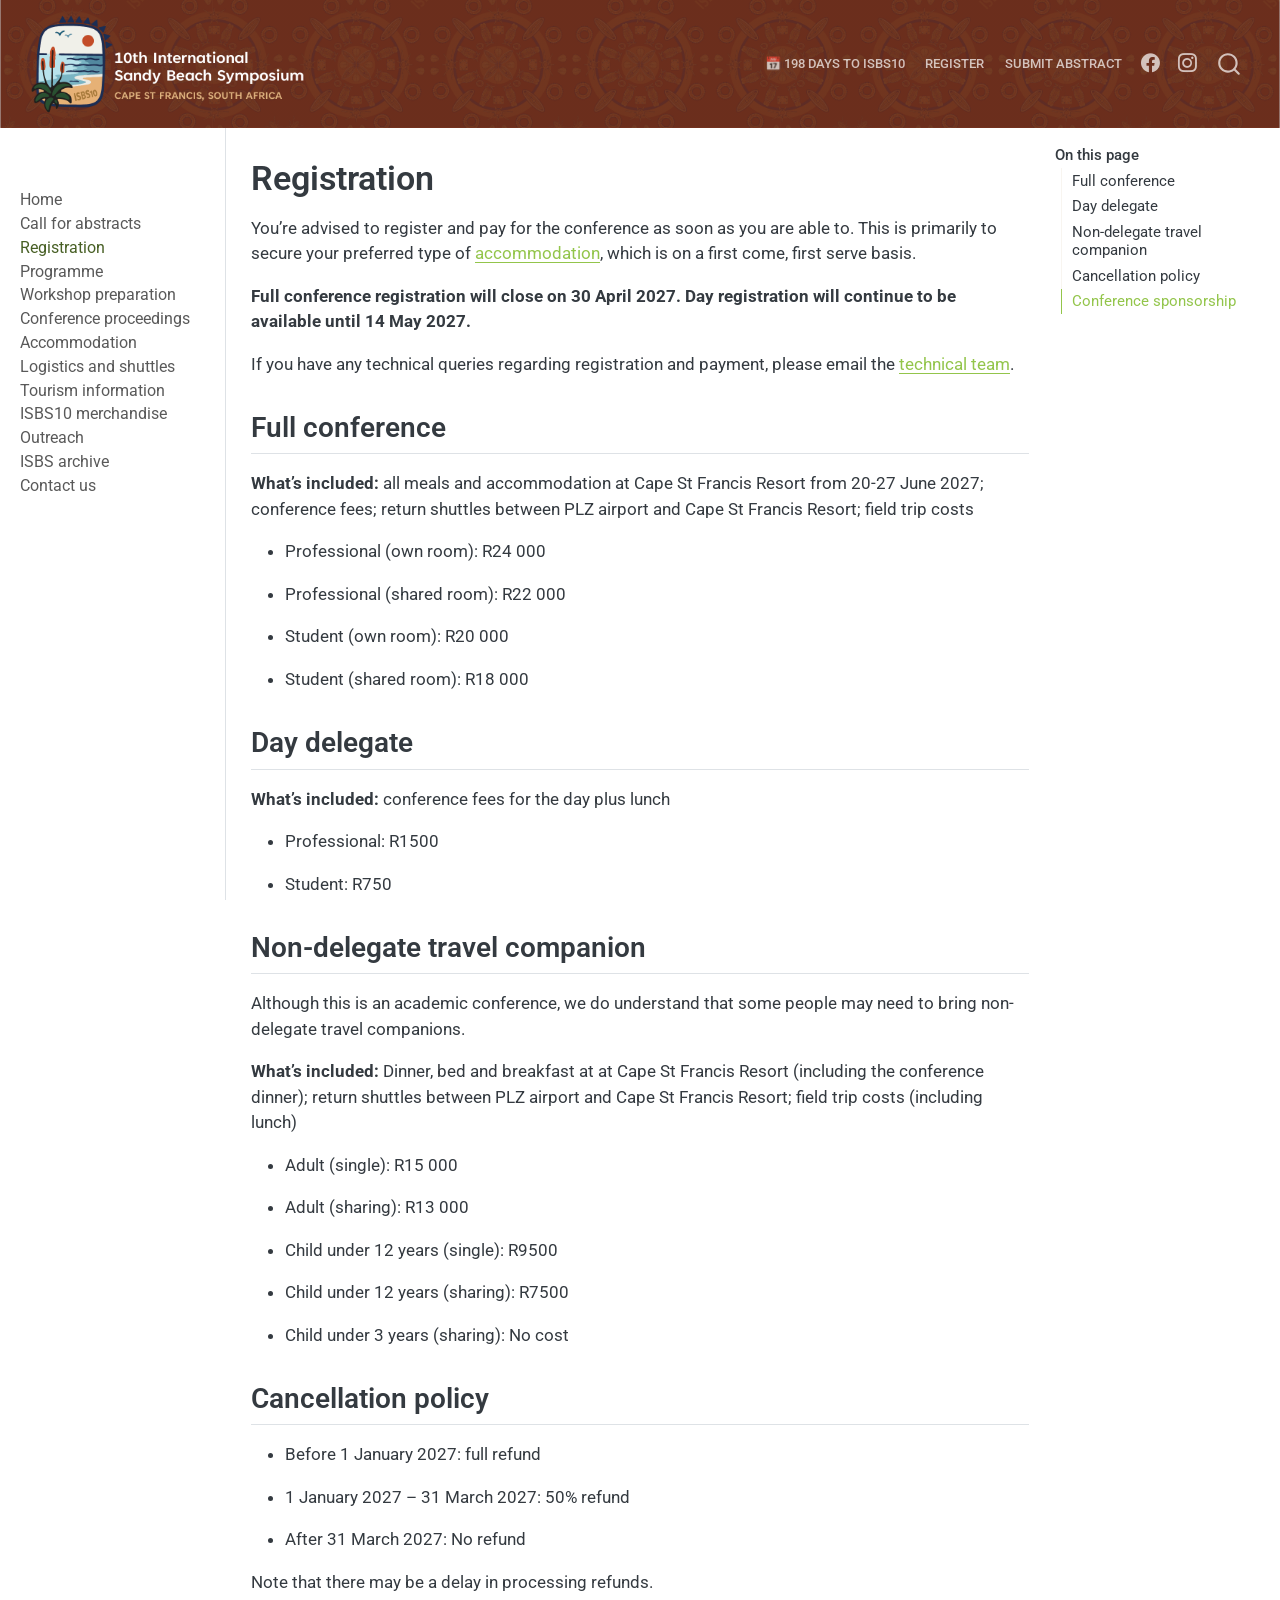
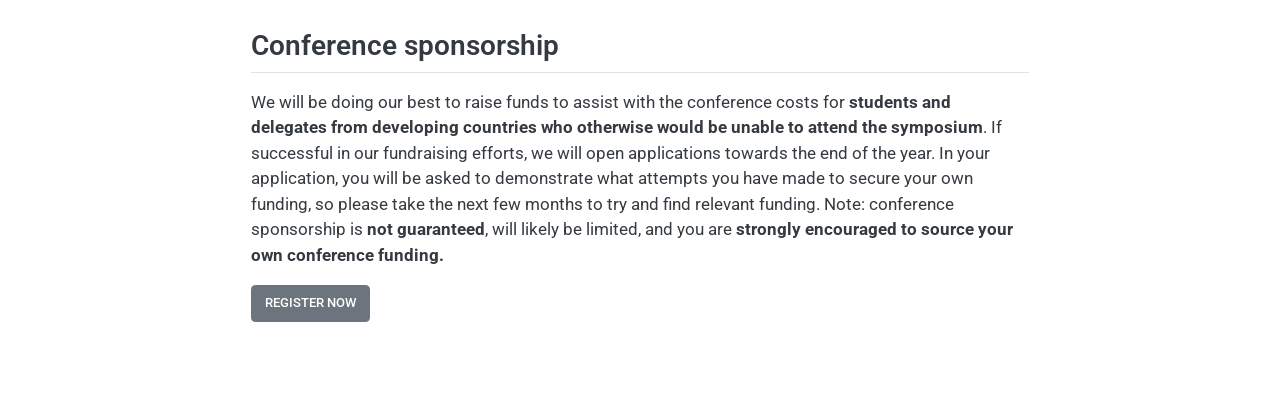
<file: docs/registration.html>
<!DOCTYPE html>
<html xmlns="http://www.w3.org/1999/xhtml" lang="en" xml:lang="en"><head>

<meta charset="utf-8">
<meta name="generator" content="quarto-1.9.38">

<meta name="viewport" content="width=device-width, initial-scale=1.0, user-scalable=yes">


<title>Registration</title>
<style>
/* Default styles provided by pandoc.
** See https://pandoc.org/MANUAL.html#variables-for-html for config info.
*/
code{white-space: pre-wrap;}
span.smallcaps{font-variant: small-caps;}
div.columns{display: flex; gap: min(4vw, 1.5em);}
div.column{flex: auto; overflow-x: auto;}
div.hanging-indent{margin-left: 1.5em; text-indent: -1.5em;}
ul.task-list{list-style: none;}
ul.task-list li input[type="checkbox"] {
  width: 0.8em;
  margin: 0 0.8em 0.2em -1em; /* quarto-specific, see https://github.com/quarto-dev/quarto-cli/issues/4556 */ 
  vertical-align: middle;
}
</style>


<script src="site_libs/quarto-nav/quarto-nav.js"></script>
<script src="site_libs/clipboard/clipboard.min.js"></script>
<script src="site_libs/quarto-search/autocomplete.umd.js"></script>
<script src="site_libs/quarto-search/fuse.min.js"></script>
<script src="site_libs/quarto-search/quarto-search.js"></script>
<meta name="quarto:offset" content="./">
<script src="site_libs/quarto-html/quarto.js" type="module"></script>
<script src="site_libs/quarto-html/tabsets/tabsets.js" type="module"></script>
<script src="site_libs/quarto-html/popper.min.js"></script>
<script src="site_libs/quarto-html/tippy.umd.min.js"></script>
<script src="site_libs/quarto-html/anchor.min.js"></script>
<link href="site_libs/quarto-html/tippy.css" rel="stylesheet">
<link href="site_libs/quarto-html/quarto-syntax-highlighting-15634bcf2e68342d4ad2dfa704d543f6.css" rel="stylesheet" id="quarto-text-highlighting-styles">
<script src="site_libs/bootstrap/bootstrap.min.js"></script>
<link href="site_libs/bootstrap/bootstrap-icons.css" rel="stylesheet">
<link href="site_libs/bootstrap/bootstrap-04c440276c462db59ac3082505e47b46.min.css" rel="stylesheet" append-hash="true" id="quarto-bootstrap" data-mode="light">
<script id="quarto-search-options" type="application/json">{
  "location": "navbar",
  "copy-button": false,
  "collapse-after": 3,
  "panel-placement": "end",
  "type": "overlay",
  "limit": 50,
  "keyboard-shortcut": [
    "f",
    "/",
    "s"
  ],
  "show-item-context": false,
  "language": {
    "search-no-results-text": "No results",
    "search-matching-documents-text": "matching documents",
    "search-copy-link-title": "Copy link to search",
    "search-hide-matches-text": "Hide additional matches",
    "search-more-match-text": "more match in this document",
    "search-more-matches-text": "more matches in this document",
    "search-clear-button-title": "Clear",
    "search-text-placeholder": "",
    "search-detached-cancel-button-title": "Cancel",
    "search-submit-button-title": "Submit",
    "search-label": "Search"
  }
}</script>
<script defer="" src="countdown.js"></script>


<link rel="stylesheet" href="styles.css">
</head>

<body class="nav-sidebar docked nav-fixed quarto-light">

<div id="quarto-search-results"></div>
  <header id="quarto-header" class="headroom fixed-top">
    <nav class="navbar navbar-expand-lg " data-bs-theme="dark">
      <div class="navbar-container container-fluid">
      <div class="navbar-brand-container mx-auto">
    <a href="./index.html" class="navbar-brand navbar-brand-logo">
    <img src="./imgs/isbs10logo_lr.png" alt="" class="navbar-logo light-content">
    <img src="./imgs/isbs10logo_lr.png" alt="" class="navbar-logo dark-content">
    </a>
  </div>
            <div id="quarto-search" class="" title="Search"></div>
          <button class="navbar-toggler" type="button" data-bs-toggle="collapse" data-bs-target="#navbarCollapse" aria-controls="navbarCollapse" role="menu" aria-expanded="false" aria-label="Toggle navigation" onclick="if (window.quartoToggleHeadroom) { window.quartoToggleHeadroom(); }">
  <span class="navbar-toggler-icon"></span>
</button>
          <div class="collapse navbar-collapse" id="navbarCollapse">
            <ul class="navbar-nav navbar-nav-scroll ms-auto">
  <li class="nav-item">
    <a class="nav-link" href="https://easternsun.eventsair.com/2027-sandy-beach-symposium/isbs10---delegate-registration-form/Site/Register" target="_blank"> 
<span class="menu-text">Register</span></a>
  </li>  
  <li class="nav-item">
    <a class="nav-link" href="https://easternsun.eventsair.com/2027-sandy-beach-symposium/call-for-abstracts" target="_blank"> 
<span class="menu-text">Submit abstract</span></a>
  </li>  
  <li class="nav-item compact">
    <a class="nav-link" href="https://www.facebook.com/beachscience/"> <i class="bi bi-facebook" role="img">
</i> 
<span class="menu-text"></span></a>
  </li>  
  <li class="nav-item compact">
    <a class="nav-link" href="https://www.instagram.com/sandybeachscience"> <i class="bi bi-instagram" role="img">
</i> 
<span class="menu-text"></span></a>
  </li>  
</ul>
          </div> <!-- /navcollapse -->
            <div class="quarto-navbar-tools">
</div>
      </div> <!-- /container-fluid -->
    </nav>
  <nav class="quarto-secondary-nav">
    <div class="container-fluid d-flex">
      <button type="button" class="quarto-btn-toggle btn" data-bs-toggle="collapse" role="button" data-bs-target=".quarto-sidebar-collapse-item" aria-controls="quarto-sidebar" aria-expanded="false" aria-label="Toggle sidebar navigation" onclick="if (window.quartoToggleHeadroom) { window.quartoToggleHeadroom(); }">
        <i class="bi bi-layout-text-sidebar-reverse"></i>
      </button>
        <nav class="quarto-page-breadcrumbs" aria-label="breadcrumb"><ol class="breadcrumb"><li class="breadcrumb-item"><a href="./registration.html">Registration</a></li></ol></nav>
        <a class="flex-grow-1" role="navigation" data-bs-toggle="collapse" data-bs-target=".quarto-sidebar-collapse-item" aria-controls="quarto-sidebar" aria-expanded="false" aria-label="Toggle sidebar navigation" onclick="if (window.quartoToggleHeadroom) { window.quartoToggleHeadroom(); }">      
        </a>
      <button type="button" class="btn quarto-search-button" aria-label="Search" onclick="window.quartoOpenSearch();">
        <i class="bi bi-search"></i>
      </button>
    </div>
  </nav>
</header>
<!-- content -->
<div id="quarto-content" class="quarto-container page-columns page-rows-contents page-layout-article page-navbar">
<!-- sidebar -->
  <nav id="quarto-sidebar" class="sidebar collapse collapse-horizontal quarto-sidebar-collapse-item sidebar-navigation docked overflow-auto">
        <div class="mt-2 flex-shrink-0 align-items-center">
        <div class="sidebar-search">
        <div id="quarto-search" class="" title="Search"></div>
        </div>
        </div>
    <div class="sidebar-menu-container"> 
    <ul class="list-unstyled mt-1">
        <li class="sidebar-item">
  <div class="sidebar-item-container"> 
  <a href="./index.html" class="sidebar-item-text sidebar-link">
 <span class="menu-text">Home</span></a>
  </div>
</li>
        <li class="sidebar-item">
  <div class="sidebar-item-container"> 
  <a href="./callforabstracts.html" class="sidebar-item-text sidebar-link">
 <span class="menu-text">Call for abstracts</span></a>
  </div>
</li>
        <li class="sidebar-item">
  <div class="sidebar-item-container"> 
  <a href="./registration.html" class="sidebar-item-text sidebar-link active">
 <span class="menu-text">Registration</span></a>
  </div>
</li>
        <li class="sidebar-item">
  <div class="sidebar-item-container"> 
  <a href="./programme.html" class="sidebar-item-text sidebar-link">
 <span class="menu-text">Programme</span></a>
  </div>
</li>
        <li class="sidebar-item">
  <div class="sidebar-item-container"> 
  <a href="./workshopprep.html" class="sidebar-item-text sidebar-link">
 <span class="menu-text">Workshop preparation</span></a>
  </div>
</li>
        <li class="sidebar-item">
  <div class="sidebar-item-container"> 
  <a href="./proceedings.html" class="sidebar-item-text sidebar-link">
 <span class="menu-text">Conference proceedings</span></a>
  </div>
</li>
        <li class="sidebar-item">
  <div class="sidebar-item-container"> 
  <a href="./accommodation.html" class="sidebar-item-text sidebar-link">
 <span class="menu-text">Accommodation</span></a>
  </div>
</li>
        <li class="sidebar-item">
  <div class="sidebar-item-container"> 
  <a href="./logistics.html" class="sidebar-item-text sidebar-link">
 <span class="menu-text">Logistics and shuttles</span></a>
  </div>
</li>
        <li class="sidebar-item">
  <div class="sidebar-item-container"> 
  <a href="./tourism.html" class="sidebar-item-text sidebar-link">
 <span class="menu-text">Tourism information</span></a>
  </div>
</li>
        <li class="sidebar-item">
  <div class="sidebar-item-container"> 
  <a href="./merchandise.html" class="sidebar-item-text sidebar-link">
 <span class="menu-text">ISBS10 merchandise</span></a>
  </div>
</li>
        <li class="sidebar-item">
  <div class="sidebar-item-container"> 
  <a href="./outreach.html" class="sidebar-item-text sidebar-link">
 <span class="menu-text">Outreach</span></a>
  </div>
</li>
        <li class="sidebar-item">
  <div class="sidebar-item-container"> 
  <a href="./isbsarchive.html" class="sidebar-item-text sidebar-link">
 <span class="menu-text">ISBS archive</span></a>
  </div>
</li>
        <li class="sidebar-item">
  <div class="sidebar-item-container"> 
  <a href="./contactus.html" class="sidebar-item-text sidebar-link">
 <span class="menu-text">Contact us</span></a>
  </div>
</li>
    </ul>
    </div>
</nav>
<div id="quarto-sidebar-glass" class="quarto-sidebar-collapse-item" data-bs-toggle="collapse" data-bs-target=".quarto-sidebar-collapse-item"></div>
<!-- margin-sidebar -->
    <div id="quarto-margin-sidebar" class="sidebar margin-sidebar">
        <nav id="TOC" role="doc-toc" class="toc-active">
    <h2 id="toc-title">On this page</h2>
   
  <ul>
  <li><a href="#full-conference" id="toc-full-conference" class="nav-link active" data-scroll-target="#full-conference">Full conference</a></li>
  <li><a href="#day-delegate" id="toc-day-delegate" class="nav-link" data-scroll-target="#day-delegate">Day delegate</a></li>
  <li><a href="#non-delegate-travel-companion" id="toc-non-delegate-travel-companion" class="nav-link" data-scroll-target="#non-delegate-travel-companion">Non-delegate travel companion</a></li>
  <li><a href="#cancellation-policy" id="toc-cancellation-policy" class="nav-link" data-scroll-target="#cancellation-policy">Cancellation policy</a></li>
  <li><a href="#conference-sponsorship" id="toc-conference-sponsorship" class="nav-link" data-scroll-target="#conference-sponsorship">Conference sponsorship</a></li>
  </ul>
</nav>
    </div>
<!-- main -->
<main class="content" id="quarto-document-content">

<header id="title-block-header" class="quarto-title-block default">
<div class="quarto-title">
<h1 class="title">Registration</h1>
</div>



<div class="quarto-title-meta">

    
  
    
  </div>
  


</header>


<p>You’re advised to register and pay for the conference as soon as you are able to. This is primarily to secure your preferred type of <a href="./accommodation.html">accommodation</a>, which is on a first come, first serve basis.</p>
<p><strong>Full conference registration will close on 30 April 2027. Day registration will continue to be available until 14 May 2027.</strong></p>
<p>If you have any technical queries regarding registration and payment, please email the <a href="./contactus.html">technical team</a>.</p>
<section id="full-conference" class="level2">
<h2 class="anchored" data-anchor-id="full-conference">Full conference</h2>
<p><strong>What’s included:</strong> all meals and accommodation at Cape St Francis Resort from 20-27 June 2027; conference fees; return shuttles between PLZ airport and Cape St Francis Resort; field trip costs</p>
<ul>
<li><p>Professional (own room): R24 000</p></li>
<li><p>Professional (shared room): R22 000</p></li>
<li><p>Student (own room): R20 000</p></li>
<li><p>Student (shared room): R18 000</p></li>
</ul>
</section>
<section id="day-delegate" class="level2">
<h2 class="anchored" data-anchor-id="day-delegate">Day delegate</h2>
<p><strong>What’s included:</strong> conference fees for the day plus lunch</p>
<ul>
<li><p>Professional: R1500</p></li>
<li><p>Student: R750</p></li>
</ul>
</section>
<section id="non-delegate-travel-companion" class="level2">
<h2 class="anchored" data-anchor-id="non-delegate-travel-companion">Non-delegate travel companion</h2>
<p>Although this is an academic conference, we do understand that some people may need to bring non-delegate travel companions.</p>
<p><strong>What’s included:</strong> Dinner, bed and breakfast at&nbsp;at Cape St Francis Resort (including the conference dinner); return shuttles between PLZ airport and Cape St Francis Resort; field trip costs (including lunch)</p>
<ul>
<li><p>Adult (single): R15 000</p></li>
<li><p>Adult (sharing): R13 000</p></li>
<li><p>Child under 12 years (single): R9500</p></li>
<li><p>Child under 12 years (sharing): R7500</p></li>
<li><p>Child under 3 years (sharing): No cost</p></li>
</ul>
</section>
<section id="cancellation-policy" class="level2">
<h2 class="anchored" data-anchor-id="cancellation-policy">Cancellation policy</h2>
<ul>
<li><p>Before 1 January 2027: full refund</p></li>
<li><p>1 January 2027 – 31 March 2027: 50% refund</p></li>
<li><p>After 31 March 2027: No refund</p></li>
</ul>
<p>Note that there may be a delay in processing refunds.</p>
</section>
<section id="conference-sponsorship" class="level2">
<h2 class="anchored" data-anchor-id="conference-sponsorship">Conference sponsorship</h2>
<p>We will be doing our best to raise funds to assist with the conference costs for <strong>students and delegates from developing countries who otherwise would be unable to attend the symposium</strong>. If successful in our fundraising efforts, we will open applications towards the end of the year. In your application, you will be asked to demonstrate what attempts you have made to secure your own funding, so please take the next few months to try and find relevant funding. Note: conference sponsorship is <strong>not guaranteed</strong>, will likely be limited, and you are <strong>strongly encouraged to source your own conference funding.</strong></p>
<p><a href="https://easternsun.eventsair.com/2027-sandy-beach-symposium/isbs10---delegate-registration-form/Site/Register" class="btn btn-secondary" target="_blank" rel="noopener noreferrer">Register now</a></p>


</section>

</main> <!-- /main -->
<script id="quarto-html-after-body" type="application/javascript">
  window.document.addEventListener("DOMContentLoaded", function (event) {
    const icon = "";
    const anchorJS = new window.AnchorJS();
    anchorJS.options = {
      placement: 'right',
      icon: icon
    };
    anchorJS.add('.anchored');
    const isCodeAnnotation = (el) => {
      for (const clz of el.classList) {
        if (clz.startsWith('code-annotation-')) {                     
          return true;
        }
      }
      return false;
    }
    const onCopySuccess = function(e) {
      // button target
      const button = e.trigger;
      // don't keep focus
      button.blur();
      // flash "checked"
      button.classList.add('code-copy-button-checked');
      var currentTitle = button.getAttribute("title");
      button.setAttribute("title", "Copied!");
      let tooltip;
      if (window.bootstrap) {
        button.setAttribute("data-bs-toggle", "tooltip");
        button.setAttribute("data-bs-placement", "left");
        button.setAttribute("data-bs-title", "Copied!");
        tooltip = new bootstrap.Tooltip(button, 
          { trigger: "manual", 
            customClass: "code-copy-button-tooltip",
            offset: [0, -8]});
        tooltip.show();    
      }
      setTimeout(function() {
        if (tooltip) {
          tooltip.hide();
          button.removeAttribute("data-bs-title");
          button.removeAttribute("data-bs-toggle");
          button.removeAttribute("data-bs-placement");
        }
        button.setAttribute("title", currentTitle);
        button.classList.remove('code-copy-button-checked');
      }, 1000);
      // clear code selection
      e.clearSelection();
    }
    const getTextToCopy = function(trigger) {
      const outerScaffold = trigger.parentElement.cloneNode(true);
      const codeEl = outerScaffold.querySelector('code');
      for (const childEl of codeEl.children) {
        if (isCodeAnnotation(childEl)) {
          childEl.remove();
        }
      }
      return codeEl.innerText;
    }
    const clipboard = new window.ClipboardJS('.code-copy-button:not([data-in-quarto-modal])', {
      text: getTextToCopy
    });
    clipboard.on('success', onCopySuccess);
    if (window.document.getElementById('quarto-embedded-source-code-modal')) {
      const clipboardModal = new window.ClipboardJS('.code-copy-button[data-in-quarto-modal]', {
        text: getTextToCopy,
        container: window.document.getElementById('quarto-embedded-source-code-modal')
      });
      clipboardModal.on('success', onCopySuccess);
    }
      var localhostRegex = new RegExp(/^(?:http|https):\/\/localhost\:?[0-9]*\//);
      var mailtoRegex = new RegExp(/^mailto:/);
        var filterRegex = new RegExp('/' + window.location.host + '/');
      var isInternal = (href) => {
          return filterRegex.test(href) || localhostRegex.test(href) || mailtoRegex.test(href);
      }
      // Inspect non-navigation links and adorn them if external
     var links = window.document.querySelectorAll('a[href]:not(.nav-link):not(.navbar-brand):not(.toc-action):not(.sidebar-link):not(.sidebar-item-toggle):not(.pagination-link):not(.no-external):not([aria-hidden]):not(.dropdown-item):not(.quarto-navigation-tool):not(.about-link)');
      for (var i=0; i<links.length; i++) {
        const link = links[i];
        if (!isInternal(link.href)) {
          // undo the damage that might have been done by quarto-nav.js in the case of
          // links that we want to consider external
          if (link.dataset.originalHref !== undefined) {
            link.href = link.dataset.originalHref;
          }
        }
      }
    function tippyHover(el, contentFn, onTriggerFn, onUntriggerFn) {
      const config = {
        allowHTML: true,
        maxWidth: 500,
        delay: 100,
        arrow: false,
        appendTo: function(el) {
            return el.parentElement;
        },
        interactive: true,
        interactiveBorder: 10,
        theme: 'quarto',
        placement: 'bottom-start',
      };
      if (contentFn) {
        config.content = contentFn;
      }
      if (onTriggerFn) {
        config.onTrigger = onTriggerFn;
      }
      if (onUntriggerFn) {
        config.onUntrigger = onUntriggerFn;
      }
      window.tippy(el, config); 
    }
    const noterefs = window.document.querySelectorAll('a[role="doc-noteref"]');
    for (var i=0; i<noterefs.length; i++) {
      const ref = noterefs[i];
      tippyHover(ref, function() {
        // use id or data attribute instead here
        let href = ref.getAttribute('data-footnote-href') || ref.getAttribute('href');
        try { href = new URL(href).hash; } catch {}
        const id = href.replace(/^#\/?/, "");
        const note = window.document.getElementById(id);
        if (note) {
          return note.innerHTML;
        } else {
          return "";
        }
      });
    }
    const xrefs = window.document.querySelectorAll('a.quarto-xref');
    const processXRef = (id, note) => {
      // Strip column container classes
      const stripColumnClz = (el) => {
        el.classList.remove("page-full", "page-columns");
        if (el.children) {
          for (const child of el.children) {
            stripColumnClz(child);
          }
        }
      }
      stripColumnClz(note)
      if (id === null || id.startsWith('sec-')) {
        // Special case sections, only their first couple elements
        const container = document.createElement("div");
        if (note.children && note.children.length > 2) {
          container.appendChild(note.children[0].cloneNode(true));
          for (let i = 1; i < note.children.length; i++) {
            const child = note.children[i];
            if (child.tagName === "P" && child.innerText === "") {
              continue;
            } else {
              container.appendChild(child.cloneNode(true));
              break;
            }
          }
          if (window.Quarto?.typesetMath) {
            window.Quarto.typesetMath(container);
          }
          return container.innerHTML
        } else {
          if (window.Quarto?.typesetMath) {
            window.Quarto.typesetMath(note);
          }
          return note.innerHTML;
        }
      } else {
        // Remove any anchor links if they are present
        const anchorLink = note.querySelector('a.anchorjs-link');
        if (anchorLink) {
          anchorLink.remove();
        }
        if (window.Quarto?.typesetMath) {
          window.Quarto.typesetMath(note);
        }
        if (note.classList.contains("callout")) {
          return note.outerHTML;
        } else {
          return note.innerHTML;
        }
      }
    }
    for (var i=0; i<xrefs.length; i++) {
      const xref = xrefs[i];
      tippyHover(xref, undefined, function(instance) {
        instance.disable();
        let url = xref.getAttribute('href');
        let hash = undefined; 
        if (url.startsWith('#')) {
          hash = url;
        } else {
          try { hash = new URL(url).hash; } catch {}
        }
        if (hash) {
          const id = hash.replace(/^#\/?/, "");
          const note = window.document.getElementById(id);
          if (note !== null) {
            try {
              const html = processXRef(id, note.cloneNode(true));
              instance.setContent(html);
            } finally {
              instance.enable();
              instance.show();
            }
          } else {
            // See if we can fetch this
            fetch(url.split('#')[0])
            .then(res => res.text())
            .then(html => {
              const parser = new DOMParser();
              const htmlDoc = parser.parseFromString(html, "text/html");
              const note = htmlDoc.getElementById(id);
              if (note !== null) {
                const html = processXRef(id, note);
                instance.setContent(html);
              } 
            }).finally(() => {
              instance.enable();
              instance.show();
            });
          }
        } else {
          // See if we can fetch a full url (with no hash to target)
          // This is a special case and we should probably do some content thinning / targeting
          fetch(url)
          .then(res => res.text())
          .then(html => {
            const parser = new DOMParser();
            const htmlDoc = parser.parseFromString(html, "text/html");
            const note = htmlDoc.querySelector('main.content');
            if (note !== null) {
              // This should only happen for chapter cross references
              // (since there is no id in the URL)
              // remove the first header
              if (note.children.length > 0 && note.children[0].tagName === "HEADER") {
                note.children[0].remove();
              }
              const html = processXRef(null, note);
              instance.setContent(html);
            } 
          }).finally(() => {
            instance.enable();
            instance.show();
          });
        }
      }, function(instance) {
      });
    }
        let selectedAnnoteEl;
        const selectorForAnnotation = ( cell, annotation) => {
          let cellAttr = 'data-code-cell="' + cell + '"';
          let lineAttr = 'data-code-annotation="' +  annotation + '"';
          const selector = 'span[' + cellAttr + '][' + lineAttr + ']';
          return selector;
        }
        const selectCodeLines = (annoteEl) => {
          const doc = window.document;
          const targetCell = annoteEl.getAttribute("data-target-cell");
          const targetAnnotation = annoteEl.getAttribute("data-target-annotation");
          const annoteSpan = window.document.querySelector(selectorForAnnotation(targetCell, targetAnnotation));
          const lines = annoteSpan.getAttribute("data-code-lines").split(",");
          const lineIds = lines.map((line) => {
            return targetCell + "-" + line;
          })
          let top = null;
          let height = null;
          let parent = null;
          if (lineIds.length > 0) {
              //compute the position of the single el (top and bottom and make a div)
              const el = window.document.getElementById(lineIds[0]);
              top = el.offsetTop;
              height = el.offsetHeight;
              parent = el.parentElement.parentElement;
            if (lineIds.length > 1) {
              const lastEl = window.document.getElementById(lineIds[lineIds.length - 1]);
              const bottom = lastEl.offsetTop + lastEl.offsetHeight;
              height = bottom - top;
            }
            if (top !== null && height !== null && parent !== null) {
              // cook up a div (if necessary) and position it 
              let div = window.document.getElementById("code-annotation-line-highlight");
              if (div === null) {
                div = window.document.createElement("div");
                div.setAttribute("id", "code-annotation-line-highlight");
                div.style.position = 'absolute';
                parent.appendChild(div);
              }
              div.style.top = top - 2 + "px";
              div.style.height = height + 4 + "px";
              div.style.left = 0;
              let gutterDiv = window.document.getElementById("code-annotation-line-highlight-gutter");
              if (gutterDiv === null) {
                gutterDiv = window.document.createElement("div");
                gutterDiv.setAttribute("id", "code-annotation-line-highlight-gutter");
                gutterDiv.style.position = 'absolute';
                const codeCell = window.document.getElementById(targetCell);
                const gutter = codeCell.querySelector('.code-annotation-gutter');
                gutter.appendChild(gutterDiv);
              }
              gutterDiv.style.top = top - 2 + "px";
              gutterDiv.style.height = height + 4 + "px";
            }
            selectedAnnoteEl = annoteEl;
          }
        };
        const unselectCodeLines = () => {
          const elementsIds = ["code-annotation-line-highlight", "code-annotation-line-highlight-gutter"];
          elementsIds.forEach((elId) => {
            const div = window.document.getElementById(elId);
            if (div) {
              div.remove();
            }
          });
          selectedAnnoteEl = undefined;
        };
          // Handle positioning of the toggle
      window.addEventListener(
        "resize",
        throttle(() => {
          elRect = undefined;
          if (selectedAnnoteEl) {
            selectCodeLines(selectedAnnoteEl);
          }
        }, 10)
      );
      function throttle(fn, ms) {
      let throttle = false;
      let timer;
        return (...args) => {
          if(!throttle) { // first call gets through
              fn.apply(this, args);
              throttle = true;
          } else { // all the others get throttled
              if(timer) clearTimeout(timer); // cancel #2
              timer = setTimeout(() => {
                fn.apply(this, args);
                timer = throttle = false;
              }, ms);
          }
        };
      }
        // Attach click handler to the DT
        const annoteDls = window.document.querySelectorAll('dt[data-target-cell]');
        for (const annoteDlNode of annoteDls) {
          annoteDlNode.addEventListener('click', (event) => {
            const clickedEl = event.target;
            if (clickedEl !== selectedAnnoteEl) {
              unselectCodeLines();
              const activeEl = window.document.querySelector('dt[data-target-cell].code-annotation-active');
              if (activeEl) {
                activeEl.classList.remove('code-annotation-active');
              }
              selectCodeLines(clickedEl);
              clickedEl.classList.add('code-annotation-active');
            } else {
              // Unselect the line
              unselectCodeLines();
              clickedEl.classList.remove('code-annotation-active');
            }
          });
        }
    const findCites = (el) => {
      const parentEl = el.parentElement;
      if (parentEl) {
        const cites = parentEl.dataset.cites;
        if (cites) {
          return {
            el,
            cites: cites.split(' ')
          };
        } else {
          return findCites(el.parentElement)
        }
      } else {
        return undefined;
      }
    };
    var bibliorefs = window.document.querySelectorAll('a[role="doc-biblioref"]');
    for (var i=0; i<bibliorefs.length; i++) {
      const ref = bibliorefs[i];
      const citeInfo = findCites(ref);
      if (citeInfo) {
        tippyHover(citeInfo.el, function() {
          var popup = window.document.createElement('div');
          citeInfo.cites.forEach(function(cite) {
            var citeDiv = window.document.createElement('div');
            citeDiv.classList.add('hanging-indent');
            citeDiv.classList.add('csl-entry');
            var biblioDiv = window.document.getElementById('ref-' + cite);
            if (biblioDiv) {
              citeDiv.innerHTML = biblioDiv.innerHTML;
            }
            popup.appendChild(citeDiv);
          });
          return popup.innerHTML;
        });
      }
    }
  });
  </script>
</div> <!-- /content -->




</body></html>
</file>
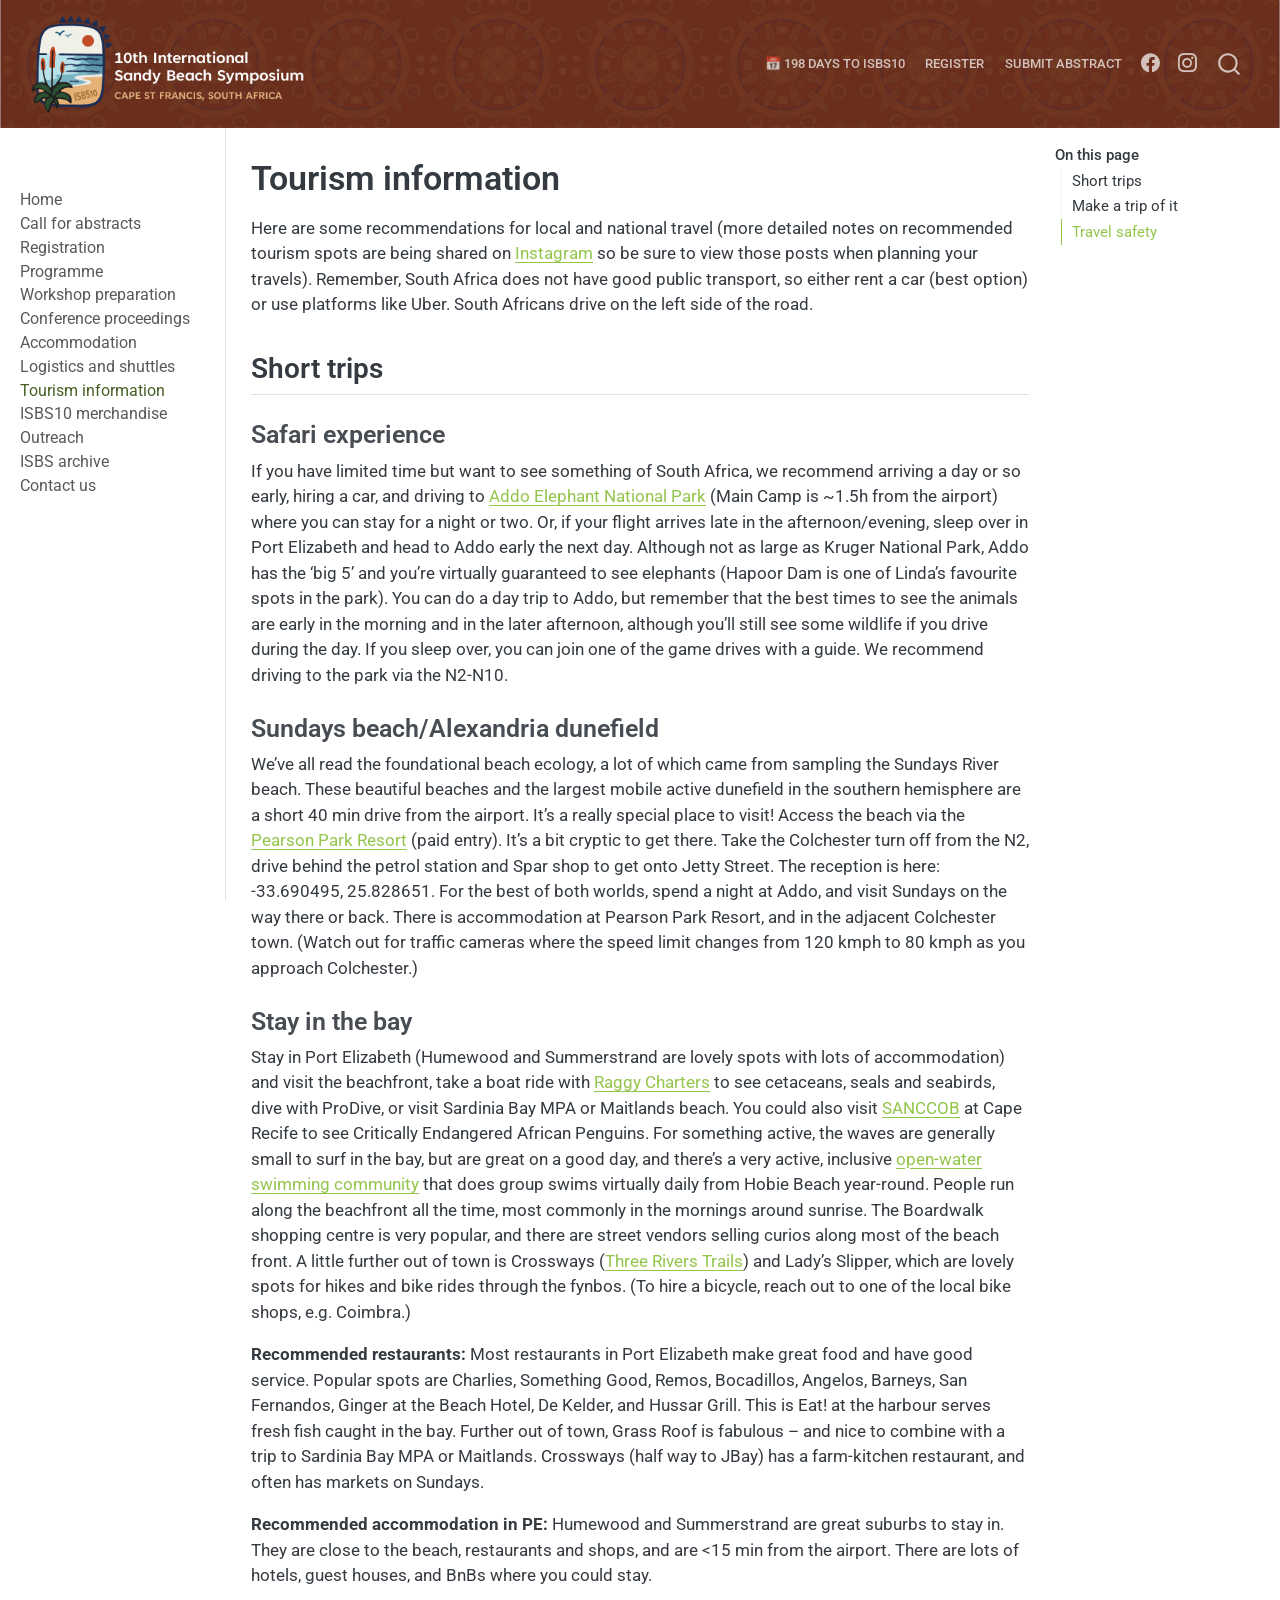
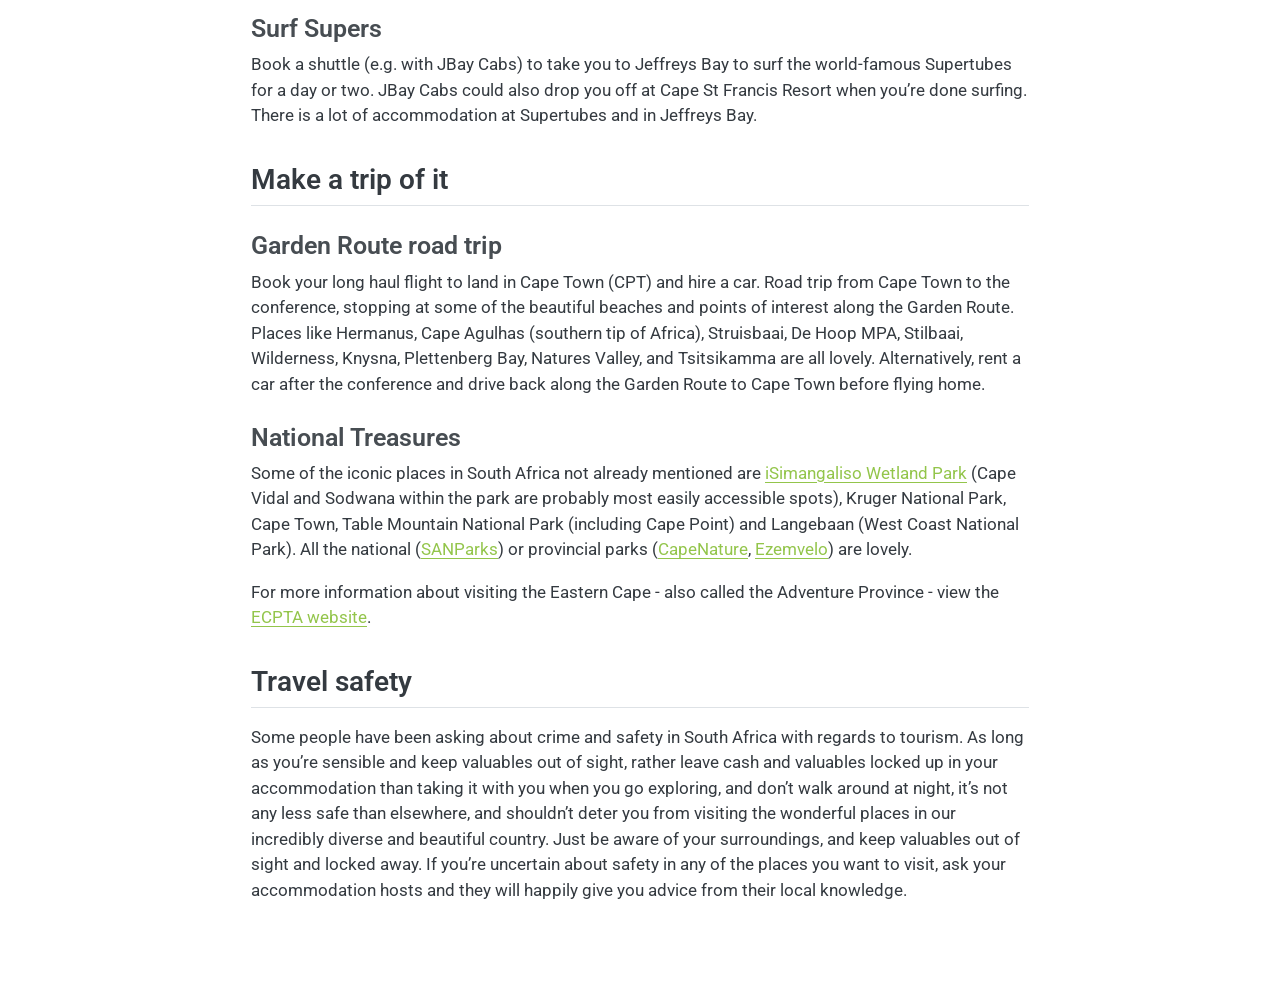
<file: docs/tourism.html>
<!DOCTYPE html>
<html xmlns="http://www.w3.org/1999/xhtml" lang="en" xml:lang="en"><head>

<meta charset="utf-8">
<meta name="generator" content="quarto-1.9.38">

<meta name="viewport" content="width=device-width, initial-scale=1.0, user-scalable=yes">


<title>Tourism information</title>
<style>
/* Default styles provided by pandoc.
** See https://pandoc.org/MANUAL.html#variables-for-html for config info.
*/
code{white-space: pre-wrap;}
span.smallcaps{font-variant: small-caps;}
div.columns{display: flex; gap: min(4vw, 1.5em);}
div.column{flex: auto; overflow-x: auto;}
div.hanging-indent{margin-left: 1.5em; text-indent: -1.5em;}
ul.task-list{list-style: none;}
ul.task-list li input[type="checkbox"] {
  width: 0.8em;
  margin: 0 0.8em 0.2em -1em; /* quarto-specific, see https://github.com/quarto-dev/quarto-cli/issues/4556 */ 
  vertical-align: middle;
}
</style>


<script src="site_libs/quarto-nav/quarto-nav.js"></script>
<script src="site_libs/clipboard/clipboard.min.js"></script>
<script src="site_libs/quarto-search/autocomplete.umd.js"></script>
<script src="site_libs/quarto-search/fuse.min.js"></script>
<script src="site_libs/quarto-search/quarto-search.js"></script>
<meta name="quarto:offset" content="./">
<script src="site_libs/quarto-html/quarto.js" type="module"></script>
<script src="site_libs/quarto-html/tabsets/tabsets.js" type="module"></script>
<script src="site_libs/quarto-html/popper.min.js"></script>
<script src="site_libs/quarto-html/tippy.umd.min.js"></script>
<script src="site_libs/quarto-html/anchor.min.js"></script>
<link href="site_libs/quarto-html/tippy.css" rel="stylesheet">
<link href="site_libs/quarto-html/quarto-syntax-highlighting-15634bcf2e68342d4ad2dfa704d543f6.css" rel="stylesheet" id="quarto-text-highlighting-styles">
<script src="site_libs/bootstrap/bootstrap.min.js"></script>
<link href="site_libs/bootstrap/bootstrap-icons.css" rel="stylesheet">
<link href="site_libs/bootstrap/bootstrap-04c440276c462db59ac3082505e47b46.min.css" rel="stylesheet" append-hash="true" id="quarto-bootstrap" data-mode="light">
<script id="quarto-search-options" type="application/json">{
  "location": "navbar",
  "copy-button": false,
  "collapse-after": 3,
  "panel-placement": "end",
  "type": "overlay",
  "limit": 50,
  "keyboard-shortcut": [
    "f",
    "/",
    "s"
  ],
  "show-item-context": false,
  "language": {
    "search-no-results-text": "No results",
    "search-matching-documents-text": "matching documents",
    "search-copy-link-title": "Copy link to search",
    "search-hide-matches-text": "Hide additional matches",
    "search-more-match-text": "more match in this document",
    "search-more-matches-text": "more matches in this document",
    "search-clear-button-title": "Clear",
    "search-text-placeholder": "",
    "search-detached-cancel-button-title": "Cancel",
    "search-submit-button-title": "Submit",
    "search-label": "Search"
  }
}</script>
<script defer="" src="countdown.js"></script>


<link rel="stylesheet" href="styles.css">
</head>

<body class="nav-sidebar docked nav-fixed quarto-light">

<div id="quarto-search-results"></div>
  <header id="quarto-header" class="headroom fixed-top">
    <nav class="navbar navbar-expand-lg " data-bs-theme="dark">
      <div class="navbar-container container-fluid">
      <div class="navbar-brand-container mx-auto">
    <a href="./index.html" class="navbar-brand navbar-brand-logo">
    <img src="./imgs/isbs10logo_lr.png" alt="" class="navbar-logo light-content">
    <img src="./imgs/isbs10logo_lr.png" alt="" class="navbar-logo dark-content">
    </a>
  </div>
            <div id="quarto-search" class="" title="Search"></div>
          <button class="navbar-toggler" type="button" data-bs-toggle="collapse" data-bs-target="#navbarCollapse" aria-controls="navbarCollapse" role="menu" aria-expanded="false" aria-label="Toggle navigation" onclick="if (window.quartoToggleHeadroom) { window.quartoToggleHeadroom(); }">
  <span class="navbar-toggler-icon"></span>
</button>
          <div class="collapse navbar-collapse" id="navbarCollapse">
            <ul class="navbar-nav navbar-nav-scroll ms-auto">
  <li class="nav-item">
    <a class="nav-link" href="https://easternsun.eventsair.com/2027-sandy-beach-symposium/isbs10---delegate-registration-form/Site/Register" target="_blank"> 
<span class="menu-text">Register</span></a>
  </li>  
  <li class="nav-item">
    <a class="nav-link" href="https://easternsun.eventsair.com/2027-sandy-beach-symposium/call-for-abstracts" target="_blank"> 
<span class="menu-text">Submit abstract</span></a>
  </li>  
  <li class="nav-item compact">
    <a class="nav-link" href="https://www.facebook.com/beachscience/"> <i class="bi bi-facebook" role="img">
</i> 
<span class="menu-text"></span></a>
  </li>  
  <li class="nav-item compact">
    <a class="nav-link" href="https://www.instagram.com/sandybeachscience"> <i class="bi bi-instagram" role="img">
</i> 
<span class="menu-text"></span></a>
  </li>  
</ul>
          </div> <!-- /navcollapse -->
            <div class="quarto-navbar-tools">
</div>
      </div> <!-- /container-fluid -->
    </nav>
  <nav class="quarto-secondary-nav">
    <div class="container-fluid d-flex">
      <button type="button" class="quarto-btn-toggle btn" data-bs-toggle="collapse" role="button" data-bs-target=".quarto-sidebar-collapse-item" aria-controls="quarto-sidebar" aria-expanded="false" aria-label="Toggle sidebar navigation" onclick="if (window.quartoToggleHeadroom) { window.quartoToggleHeadroom(); }">
        <i class="bi bi-layout-text-sidebar-reverse"></i>
      </button>
        <nav class="quarto-page-breadcrumbs" aria-label="breadcrumb"><ol class="breadcrumb"><li class="breadcrumb-item"><a href="./tourism.html">Tourism information</a></li></ol></nav>
        <a class="flex-grow-1" role="navigation" data-bs-toggle="collapse" data-bs-target=".quarto-sidebar-collapse-item" aria-controls="quarto-sidebar" aria-expanded="false" aria-label="Toggle sidebar navigation" onclick="if (window.quartoToggleHeadroom) { window.quartoToggleHeadroom(); }">      
        </a>
      <button type="button" class="btn quarto-search-button" aria-label="Search" onclick="window.quartoOpenSearch();">
        <i class="bi bi-search"></i>
      </button>
    </div>
  </nav>
</header>
<!-- content -->
<div id="quarto-content" class="quarto-container page-columns page-rows-contents page-layout-article page-navbar">
<!-- sidebar -->
  <nav id="quarto-sidebar" class="sidebar collapse collapse-horizontal quarto-sidebar-collapse-item sidebar-navigation docked overflow-auto">
        <div class="mt-2 flex-shrink-0 align-items-center">
        <div class="sidebar-search">
        <div id="quarto-search" class="" title="Search"></div>
        </div>
        </div>
    <div class="sidebar-menu-container"> 
    <ul class="list-unstyled mt-1">
        <li class="sidebar-item">
  <div class="sidebar-item-container"> 
  <a href="./index.html" class="sidebar-item-text sidebar-link">
 <span class="menu-text">Home</span></a>
  </div>
</li>
        <li class="sidebar-item">
  <div class="sidebar-item-container"> 
  <a href="./callforabstracts.html" class="sidebar-item-text sidebar-link">
 <span class="menu-text">Call for abstracts</span></a>
  </div>
</li>
        <li class="sidebar-item">
  <div class="sidebar-item-container"> 
  <a href="./registration.html" class="sidebar-item-text sidebar-link">
 <span class="menu-text">Registration</span></a>
  </div>
</li>
        <li class="sidebar-item">
  <div class="sidebar-item-container"> 
  <a href="./programme.html" class="sidebar-item-text sidebar-link">
 <span class="menu-text">Programme</span></a>
  </div>
</li>
        <li class="sidebar-item">
  <div class="sidebar-item-container"> 
  <a href="./workshopprep.html" class="sidebar-item-text sidebar-link">
 <span class="menu-text">Workshop preparation</span></a>
  </div>
</li>
        <li class="sidebar-item">
  <div class="sidebar-item-container"> 
  <a href="./proceedings.html" class="sidebar-item-text sidebar-link">
 <span class="menu-text">Conference proceedings</span></a>
  </div>
</li>
        <li class="sidebar-item">
  <div class="sidebar-item-container"> 
  <a href="./accommodation.html" class="sidebar-item-text sidebar-link">
 <span class="menu-text">Accommodation</span></a>
  </div>
</li>
        <li class="sidebar-item">
  <div class="sidebar-item-container"> 
  <a href="./logistics.html" class="sidebar-item-text sidebar-link">
 <span class="menu-text">Logistics and shuttles</span></a>
  </div>
</li>
        <li class="sidebar-item">
  <div class="sidebar-item-container"> 
  <a href="./tourism.html" class="sidebar-item-text sidebar-link active">
 <span class="menu-text">Tourism information</span></a>
  </div>
</li>
        <li class="sidebar-item">
  <div class="sidebar-item-container"> 
  <a href="./merchandise.html" class="sidebar-item-text sidebar-link">
 <span class="menu-text">ISBS10 merchandise</span></a>
  </div>
</li>
        <li class="sidebar-item">
  <div class="sidebar-item-container"> 
  <a href="./outreach.html" class="sidebar-item-text sidebar-link">
 <span class="menu-text">Outreach</span></a>
  </div>
</li>
        <li class="sidebar-item">
  <div class="sidebar-item-container"> 
  <a href="./isbsarchive.html" class="sidebar-item-text sidebar-link">
 <span class="menu-text">ISBS archive</span></a>
  </div>
</li>
        <li class="sidebar-item">
  <div class="sidebar-item-container"> 
  <a href="./contactus.html" class="sidebar-item-text sidebar-link">
 <span class="menu-text">Contact us</span></a>
  </div>
</li>
    </ul>
    </div>
</nav>
<div id="quarto-sidebar-glass" class="quarto-sidebar-collapse-item" data-bs-toggle="collapse" data-bs-target=".quarto-sidebar-collapse-item"></div>
<!-- margin-sidebar -->
    <div id="quarto-margin-sidebar" class="sidebar margin-sidebar">
        <nav id="TOC" role="doc-toc" class="toc-active">
    <h2 id="toc-title">On this page</h2>
   
  <ul>
  <li><a href="#short-trips" id="toc-short-trips" class="nav-link active" data-scroll-target="#short-trips">Short trips</a>
  <ul class="collapse">
  <li><a href="#safari-experience" id="toc-safari-experience" class="nav-link" data-scroll-target="#safari-experience">Safari experience</a></li>
  <li><a href="#sundays-beachalexandria-dunefield" id="toc-sundays-beachalexandria-dunefield" class="nav-link" data-scroll-target="#sundays-beachalexandria-dunefield">Sundays beach/Alexandria dunefield</a></li>
  <li><a href="#stay-in-the-bay" id="toc-stay-in-the-bay" class="nav-link" data-scroll-target="#stay-in-the-bay">Stay in the bay</a></li>
  <li><a href="#surf-supers" id="toc-surf-supers" class="nav-link" data-scroll-target="#surf-supers">Surf Supers</a></li>
  </ul></li>
  <li><a href="#make-a-trip-of-it" id="toc-make-a-trip-of-it" class="nav-link" data-scroll-target="#make-a-trip-of-it">Make a trip of it</a>
  <ul class="collapse">
  <li><a href="#garden-route-road-trip" id="toc-garden-route-road-trip" class="nav-link" data-scroll-target="#garden-route-road-trip">Garden Route road trip</a></li>
  <li><a href="#national-treasures" id="toc-national-treasures" class="nav-link" data-scroll-target="#national-treasures">National Treasures</a></li>
  </ul></li>
  <li><a href="#travel-safety" id="toc-travel-safety" class="nav-link" data-scroll-target="#travel-safety">Travel safety</a></li>
  </ul>
</nav>
    </div>
<!-- main -->
<main class="content" id="quarto-document-content">

<header id="title-block-header" class="quarto-title-block default">
<div class="quarto-title">
<h1 class="title">Tourism information</h1>
</div>



<div class="quarto-title-meta">

    
  
    
  </div>
  


</header>


<p>Here are some recommendations for local and national travel (more detailed notes on recommended tourism spots are being shared on <a href="https://www.instagram.com/sandybeachscience" target="_blank">Instagram</a> so be sure to view those posts when planning your travels). Remember, South Africa does not have good public transport, so either rent a car (best option) or use platforms like Uber. South Africans drive on the left side of the road.</p>
<section id="short-trips" class="level2">
<h2 class="anchored" data-anchor-id="short-trips">Short trips</h2>
<section id="safari-experience" class="level3">
<h3 class="anchored" data-anchor-id="safari-experience">Safari experience</h3>
<p>If you have limited time but want to see something of South Africa, we recommend arriving a day or so early, hiring a car, and driving to <a href="https://www.sanparks.org/parks/addo-elephant" target="_blank">Addo Elephant National Park</a> (Main Camp is ~1.5h from the airport) where you can stay for a night or two. Or, if your flight arrives late in the afternoon/evening, sleep over in Port Elizabeth and head to Addo early the next day. Although not as large as Kruger National Park, Addo has the ‘big 5’ and you’re virtually guaranteed to see elephants (Hapoor Dam is one of Linda’s favourite spots in the park). You can do a day trip to Addo, but remember that the best times to see the animals are early in the morning and in the later afternoon, although you’ll still see some wildlife if you drive during the day. If you sleep over, you can join one of the game drives with a guide. We recommend driving to the park via the N2-N10.</p>
</section>
<section id="sundays-beachalexandria-dunefield" class="level3">
<h3 class="anchored" data-anchor-id="sundays-beachalexandria-dunefield">Sundays beach/Alexandria dunefield</h3>
<p>We’ve all read the foundational beach ecology, a lot of which came from sampling the Sundays River beach. These beautiful beaches and the largest mobile active dunefield in the southern hemisphere are a short 40 min drive from the airport. It’s a really special place to visit! Access the beach via the <a href="https://pearsonpark.co.za/" target="_blank">Pearson Park Resort</a> (paid entry). It’s a bit cryptic to get there. Take the Colchester turn off from the N2, drive behind the petrol station and Spar shop to get onto Jetty Street. The reception is here: -33.690495, 25.828651. For the best of both worlds, spend a night at Addo, and visit Sundays on the way there or back. There is accommodation at Pearson Park Resort, and in the adjacent Colchester town. (Watch out for traffic cameras where the speed limit changes from 120 kmph to 80 kmph as you approach Colchester.)</p>
</section>
<section id="stay-in-the-bay" class="level3">
<h3 class="anchored" data-anchor-id="stay-in-the-bay">Stay in the bay</h3>
<p>Stay in Port Elizabeth (Humewood and Summerstrand are lovely spots with lots of accommodation) and visit the beachfront, take a boat ride with <a href="https://www.raggycharters.co.za/" target="_blank">Raggy Charters</a> to see cetaceans, seals and seabirds, dive with ProDive, or visit Sardinia Bay MPA or Maitlands beach. You could also visit <a href="https://sanccob.co.za/" target="_blank">SANCCOB</a> at Cape Recife to see Critically Endangered African Penguins. For something active, the waves are generally small to surf in the bay, but are great on a good day, and there’s a very active, inclusive <a href="https://www.facebook.com/SwimGQ/" target="_blank">open-water swimming community</a> that does group swims virtually daily from Hobie Beach year-round. People run along the beachfront all the time, most commonly in the mornings around sunrise. The Boardwalk shopping centre is very popular, and there are street vendors selling curios along most of the beach front. A little further out of town is Crossways (<a href="https://3riverstrails.co.za/" target="_blank">Three Rivers Trails</a>) and Lady’s Slipper, which are lovely spots for hikes and bike rides through the fynbos. (To hire a bicycle, reach out to one of the local bike shops, e.g.&nbsp;Coimbra.)</p>
<p><strong>Recommended restaurants:</strong> Most restaurants in Port Elizabeth make great food and have good service. Popular spots are Charlies, Something Good, Remos, Bocadillos, Angelos, Barneys, San Fernandos, Ginger at the Beach Hotel, De Kelder, and Hussar Grill. This is Eat! at the harbour serves fresh fish caught in the bay. Further out of town, Grass Roof is fabulous – and nice to combine with a trip to Sardinia Bay MPA or Maitlands. Crossways (half way to JBay) has a farm-kitchen restaurant, and often has markets on Sundays.</p>
<p><strong>Recommended accommodation in PE:</strong> Humewood and Summerstrand are great suburbs to stay in. They are close to the beach, restaurants and shops, and are &lt;15 min from the airport. There are lots of hotels, guest houses, and BnBs where you could stay.</p>
</section>
<section id="surf-supers" class="level3">
<h3 class="anchored" data-anchor-id="surf-supers">Surf Supers</h3>
<p>Book a shuttle (e.g.&nbsp;with JBay Cabs) to take you to Jeffreys Bay to surf the world-famous Supertubes for a day or two. JBay Cabs could also drop you off at Cape St Francis Resort when you’re done surfing. There is a lot of accommodation at Supertubes and in Jeffreys Bay.</p>
</section>
</section>
<section id="make-a-trip-of-it" class="level2">
<h2 class="anchored" data-anchor-id="make-a-trip-of-it">Make a trip of it</h2>
<section id="garden-route-road-trip" class="level3">
<h3 class="anchored" data-anchor-id="garden-route-road-trip">Garden Route road trip</h3>
<p>Book your long haul flight to land in Cape Town (CPT) and hire a car. Road trip from Cape Town to the conference, stopping at some of the beautiful beaches and points of interest along the Garden Route. Places like Hermanus, Cape Agulhas (southern tip of Africa), Struisbaai, De Hoop MPA, Stilbaai, Wilderness, Knysna, Plettenberg Bay, Natures Valley, and Tsitsikamma are all lovely. Alternatively, rent a car after the conference and drive back along the Garden Route to Cape Town before flying home.</p>
</section>
<section id="national-treasures" class="level3">
<h3 class="anchored" data-anchor-id="national-treasures">National Treasures</h3>
<p>Some of the iconic places in South Africa not already mentioned are <a href="https://www.isimangaliso.com/" target="_blank">iSimangaliso Wetland Park</a> (Cape Vidal and Sodwana within the park are probably most easily accessible spots), Kruger National Park, Cape Town, Table Mountain National Park (including Cape Point) and Langebaan (West Coast National Park). All the national (<a href="https://www.sanparks.org/travel" target="_blank">SANParks</a>) or provincial parks (<a href="https://www.capenature.co.za/" target="_blank">CapeNature</a>, <a href="https://www.kznwildlife.com/" target="_blank">Ezemvelo</a>) are lovely.</p>
<p>For more information about visiting the Eastern Cape - also called the Adventure Province - view the <a href="https://visiteasterncape.co.za/" target="_blank">ECPTA website</a>.</p>
</section>
</section>
<section id="travel-safety" class="level2">
<h2 class="anchored" data-anchor-id="travel-safety">Travel safety</h2>
<p>Some people have been asking about crime and safety in South Africa with regards to tourism. As long as you’re sensible and keep valuables out of sight, rather leave cash and valuables locked up in your accommodation than taking it with you when you go exploring, and don’t walk around at night, it’s not any less safe than elsewhere, and shouldn’t deter you from visiting the wonderful places in our incredibly diverse and beautiful country. Just be aware of your surroundings, and keep valuables out of sight and locked away. If you’re uncertain about safety in any of the places you want to visit, ask your accommodation hosts and they will happily give you advice from their local knowledge.</p>


</section>

</main> <!-- /main -->
<script id="quarto-html-after-body" type="application/javascript">
  window.document.addEventListener("DOMContentLoaded", function (event) {
    const icon = "";
    const anchorJS = new window.AnchorJS();
    anchorJS.options = {
      placement: 'right',
      icon: icon
    };
    anchorJS.add('.anchored');
    const isCodeAnnotation = (el) => {
      for (const clz of el.classList) {
        if (clz.startsWith('code-annotation-')) {                     
          return true;
        }
      }
      return false;
    }
    const onCopySuccess = function(e) {
      // button target
      const button = e.trigger;
      // don't keep focus
      button.blur();
      // flash "checked"
      button.classList.add('code-copy-button-checked');
      var currentTitle = button.getAttribute("title");
      button.setAttribute("title", "Copied!");
      let tooltip;
      if (window.bootstrap) {
        button.setAttribute("data-bs-toggle", "tooltip");
        button.setAttribute("data-bs-placement", "left");
        button.setAttribute("data-bs-title", "Copied!");
        tooltip = new bootstrap.Tooltip(button, 
          { trigger: "manual", 
            customClass: "code-copy-button-tooltip",
            offset: [0, -8]});
        tooltip.show();    
      }
      setTimeout(function() {
        if (tooltip) {
          tooltip.hide();
          button.removeAttribute("data-bs-title");
          button.removeAttribute("data-bs-toggle");
          button.removeAttribute("data-bs-placement");
        }
        button.setAttribute("title", currentTitle);
        button.classList.remove('code-copy-button-checked');
      }, 1000);
      // clear code selection
      e.clearSelection();
    }
    const getTextToCopy = function(trigger) {
      const outerScaffold = trigger.parentElement.cloneNode(true);
      const codeEl = outerScaffold.querySelector('code');
      for (const childEl of codeEl.children) {
        if (isCodeAnnotation(childEl)) {
          childEl.remove();
        }
      }
      return codeEl.innerText;
    }
    const clipboard = new window.ClipboardJS('.code-copy-button:not([data-in-quarto-modal])', {
      text: getTextToCopy
    });
    clipboard.on('success', onCopySuccess);
    if (window.document.getElementById('quarto-embedded-source-code-modal')) {
      const clipboardModal = new window.ClipboardJS('.code-copy-button[data-in-quarto-modal]', {
        text: getTextToCopy,
        container: window.document.getElementById('quarto-embedded-source-code-modal')
      });
      clipboardModal.on('success', onCopySuccess);
    }
      var localhostRegex = new RegExp(/^(?:http|https):\/\/localhost\:?[0-9]*\//);
      var mailtoRegex = new RegExp(/^mailto:/);
        var filterRegex = new RegExp('/' + window.location.host + '/');
      var isInternal = (href) => {
          return filterRegex.test(href) || localhostRegex.test(href) || mailtoRegex.test(href);
      }
      // Inspect non-navigation links and adorn them if external
     var links = window.document.querySelectorAll('a[href]:not(.nav-link):not(.navbar-brand):not(.toc-action):not(.sidebar-link):not(.sidebar-item-toggle):not(.pagination-link):not(.no-external):not([aria-hidden]):not(.dropdown-item):not(.quarto-navigation-tool):not(.about-link)');
      for (var i=0; i<links.length; i++) {
        const link = links[i];
        if (!isInternal(link.href)) {
          // undo the damage that might have been done by quarto-nav.js in the case of
          // links that we want to consider external
          if (link.dataset.originalHref !== undefined) {
            link.href = link.dataset.originalHref;
          }
        }
      }
    function tippyHover(el, contentFn, onTriggerFn, onUntriggerFn) {
      const config = {
        allowHTML: true,
        maxWidth: 500,
        delay: 100,
        arrow: false,
        appendTo: function(el) {
            return el.parentElement;
        },
        interactive: true,
        interactiveBorder: 10,
        theme: 'quarto',
        placement: 'bottom-start',
      };
      if (contentFn) {
        config.content = contentFn;
      }
      if (onTriggerFn) {
        config.onTrigger = onTriggerFn;
      }
      if (onUntriggerFn) {
        config.onUntrigger = onUntriggerFn;
      }
      window.tippy(el, config); 
    }
    const noterefs = window.document.querySelectorAll('a[role="doc-noteref"]');
    for (var i=0; i<noterefs.length; i++) {
      const ref = noterefs[i];
      tippyHover(ref, function() {
        // use id or data attribute instead here
        let href = ref.getAttribute('data-footnote-href') || ref.getAttribute('href');
        try { href = new URL(href).hash; } catch {}
        const id = href.replace(/^#\/?/, "");
        const note = window.document.getElementById(id);
        if (note) {
          return note.innerHTML;
        } else {
          return "";
        }
      });
    }
    const xrefs = window.document.querySelectorAll('a.quarto-xref');
    const processXRef = (id, note) => {
      // Strip column container classes
      const stripColumnClz = (el) => {
        el.classList.remove("page-full", "page-columns");
        if (el.children) {
          for (const child of el.children) {
            stripColumnClz(child);
          }
        }
      }
      stripColumnClz(note)
      if (id === null || id.startsWith('sec-')) {
        // Special case sections, only their first couple elements
        const container = document.createElement("div");
        if (note.children && note.children.length > 2) {
          container.appendChild(note.children[0].cloneNode(true));
          for (let i = 1; i < note.children.length; i++) {
            const child = note.children[i];
            if (child.tagName === "P" && child.innerText === "") {
              continue;
            } else {
              container.appendChild(child.cloneNode(true));
              break;
            }
          }
          if (window.Quarto?.typesetMath) {
            window.Quarto.typesetMath(container);
          }
          return container.innerHTML
        } else {
          if (window.Quarto?.typesetMath) {
            window.Quarto.typesetMath(note);
          }
          return note.innerHTML;
        }
      } else {
        // Remove any anchor links if they are present
        const anchorLink = note.querySelector('a.anchorjs-link');
        if (anchorLink) {
          anchorLink.remove();
        }
        if (window.Quarto?.typesetMath) {
          window.Quarto.typesetMath(note);
        }
        if (note.classList.contains("callout")) {
          return note.outerHTML;
        } else {
          return note.innerHTML;
        }
      }
    }
    for (var i=0; i<xrefs.length; i++) {
      const xref = xrefs[i];
      tippyHover(xref, undefined, function(instance) {
        instance.disable();
        let url = xref.getAttribute('href');
        let hash = undefined; 
        if (url.startsWith('#')) {
          hash = url;
        } else {
          try { hash = new URL(url).hash; } catch {}
        }
        if (hash) {
          const id = hash.replace(/^#\/?/, "");
          const note = window.document.getElementById(id);
          if (note !== null) {
            try {
              const html = processXRef(id, note.cloneNode(true));
              instance.setContent(html);
            } finally {
              instance.enable();
              instance.show();
            }
          } else {
            // See if we can fetch this
            fetch(url.split('#')[0])
            .then(res => res.text())
            .then(html => {
              const parser = new DOMParser();
              const htmlDoc = parser.parseFromString(html, "text/html");
              const note = htmlDoc.getElementById(id);
              if (note !== null) {
                const html = processXRef(id, note);
                instance.setContent(html);
              } 
            }).finally(() => {
              instance.enable();
              instance.show();
            });
          }
        } else {
          // See if we can fetch a full url (with no hash to target)
          // This is a special case and we should probably do some content thinning / targeting
          fetch(url)
          .then(res => res.text())
          .then(html => {
            const parser = new DOMParser();
            const htmlDoc = parser.parseFromString(html, "text/html");
            const note = htmlDoc.querySelector('main.content');
            if (note !== null) {
              // This should only happen for chapter cross references
              // (since there is no id in the URL)
              // remove the first header
              if (note.children.length > 0 && note.children[0].tagName === "HEADER") {
                note.children[0].remove();
              }
              const html = processXRef(null, note);
              instance.setContent(html);
            } 
          }).finally(() => {
            instance.enable();
            instance.show();
          });
        }
      }, function(instance) {
      });
    }
        let selectedAnnoteEl;
        const selectorForAnnotation = ( cell, annotation) => {
          let cellAttr = 'data-code-cell="' + cell + '"';
          let lineAttr = 'data-code-annotation="' +  annotation + '"';
          const selector = 'span[' + cellAttr + '][' + lineAttr + ']';
          return selector;
        }
        const selectCodeLines = (annoteEl) => {
          const doc = window.document;
          const targetCell = annoteEl.getAttribute("data-target-cell");
          const targetAnnotation = annoteEl.getAttribute("data-target-annotation");
          const annoteSpan = window.document.querySelector(selectorForAnnotation(targetCell, targetAnnotation));
          const lines = annoteSpan.getAttribute("data-code-lines").split(",");
          const lineIds = lines.map((line) => {
            return targetCell + "-" + line;
          })
          let top = null;
          let height = null;
          let parent = null;
          if (lineIds.length > 0) {
              //compute the position of the single el (top and bottom and make a div)
              const el = window.document.getElementById(lineIds[0]);
              top = el.offsetTop;
              height = el.offsetHeight;
              parent = el.parentElement.parentElement;
            if (lineIds.length > 1) {
              const lastEl = window.document.getElementById(lineIds[lineIds.length - 1]);
              const bottom = lastEl.offsetTop + lastEl.offsetHeight;
              height = bottom - top;
            }
            if (top !== null && height !== null && parent !== null) {
              // cook up a div (if necessary) and position it 
              let div = window.document.getElementById("code-annotation-line-highlight");
              if (div === null) {
                div = window.document.createElement("div");
                div.setAttribute("id", "code-annotation-line-highlight");
                div.style.position = 'absolute';
                parent.appendChild(div);
              }
              div.style.top = top - 2 + "px";
              div.style.height = height + 4 + "px";
              div.style.left = 0;
              let gutterDiv = window.document.getElementById("code-annotation-line-highlight-gutter");
              if (gutterDiv === null) {
                gutterDiv = window.document.createElement("div");
                gutterDiv.setAttribute("id", "code-annotation-line-highlight-gutter");
                gutterDiv.style.position = 'absolute';
                const codeCell = window.document.getElementById(targetCell);
                const gutter = codeCell.querySelector('.code-annotation-gutter');
                gutter.appendChild(gutterDiv);
              }
              gutterDiv.style.top = top - 2 + "px";
              gutterDiv.style.height = height + 4 + "px";
            }
            selectedAnnoteEl = annoteEl;
          }
        };
        const unselectCodeLines = () => {
          const elementsIds = ["code-annotation-line-highlight", "code-annotation-line-highlight-gutter"];
          elementsIds.forEach((elId) => {
            const div = window.document.getElementById(elId);
            if (div) {
              div.remove();
            }
          });
          selectedAnnoteEl = undefined;
        };
          // Handle positioning of the toggle
      window.addEventListener(
        "resize",
        throttle(() => {
          elRect = undefined;
          if (selectedAnnoteEl) {
            selectCodeLines(selectedAnnoteEl);
          }
        }, 10)
      );
      function throttle(fn, ms) {
      let throttle = false;
      let timer;
        return (...args) => {
          if(!throttle) { // first call gets through
              fn.apply(this, args);
              throttle = true;
          } else { // all the others get throttled
              if(timer) clearTimeout(timer); // cancel #2
              timer = setTimeout(() => {
                fn.apply(this, args);
                timer = throttle = false;
              }, ms);
          }
        };
      }
        // Attach click handler to the DT
        const annoteDls = window.document.querySelectorAll('dt[data-target-cell]');
        for (const annoteDlNode of annoteDls) {
          annoteDlNode.addEventListener('click', (event) => {
            const clickedEl = event.target;
            if (clickedEl !== selectedAnnoteEl) {
              unselectCodeLines();
              const activeEl = window.document.querySelector('dt[data-target-cell].code-annotation-active');
              if (activeEl) {
                activeEl.classList.remove('code-annotation-active');
              }
              selectCodeLines(clickedEl);
              clickedEl.classList.add('code-annotation-active');
            } else {
              // Unselect the line
              unselectCodeLines();
              clickedEl.classList.remove('code-annotation-active');
            }
          });
        }
    const findCites = (el) => {
      const parentEl = el.parentElement;
      if (parentEl) {
        const cites = parentEl.dataset.cites;
        if (cites) {
          return {
            el,
            cites: cites.split(' ')
          };
        } else {
          return findCites(el.parentElement)
        }
      } else {
        return undefined;
      }
    };
    var bibliorefs = window.document.querySelectorAll('a[role="doc-biblioref"]');
    for (var i=0; i<bibliorefs.length; i++) {
      const ref = bibliorefs[i];
      const citeInfo = findCites(ref);
      if (citeInfo) {
        tippyHover(citeInfo.el, function() {
          var popup = window.document.createElement('div');
          citeInfo.cites.forEach(function(cite) {
            var citeDiv = window.document.createElement('div');
            citeDiv.classList.add('hanging-indent');
            citeDiv.classList.add('csl-entry');
            var biblioDiv = window.document.getElementById('ref-' + cite);
            if (biblioDiv) {
              citeDiv.innerHTML = biblioDiv.innerHTML;
            }
            popup.appendChild(citeDiv);
          });
          return popup.innerHTML;
        });
      }
    }
  });
  </script>
</div> <!-- /content -->




</body></html>
</file>
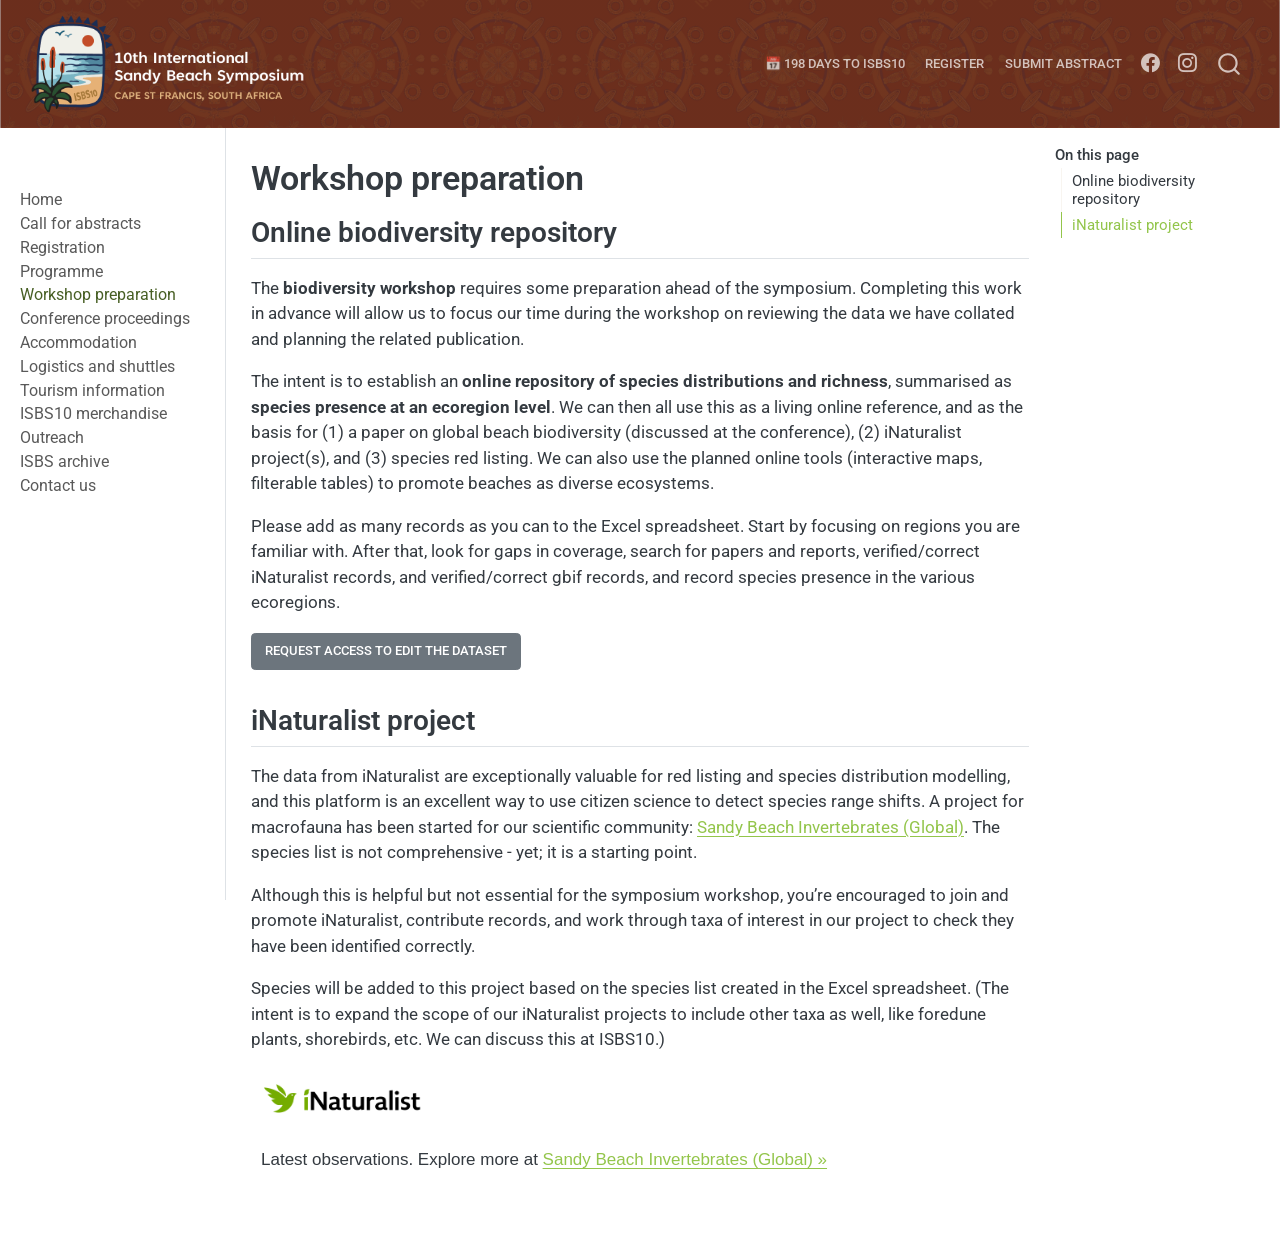
<file: docs/workshopprep.html>
<!DOCTYPE html>
<html xmlns="http://www.w3.org/1999/xhtml" lang="en" xml:lang="en"><head>

<meta charset="utf-8">
<meta name="generator" content="quarto-1.9.38">

<meta name="viewport" content="width=device-width, initial-scale=1.0, user-scalable=yes">


<title>Workshop preparation</title>
<style>
/* Default styles provided by pandoc.
** See https://pandoc.org/MANUAL.html#variables-for-html for config info.
*/
code{white-space: pre-wrap;}
span.smallcaps{font-variant: small-caps;}
div.columns{display: flex; gap: min(4vw, 1.5em);}
div.column{flex: auto; overflow-x: auto;}
div.hanging-indent{margin-left: 1.5em; text-indent: -1.5em;}
ul.task-list{list-style: none;}
ul.task-list li input[type="checkbox"] {
  width: 0.8em;
  margin: 0 0.8em 0.2em -1em; /* quarto-specific, see https://github.com/quarto-dev/quarto-cli/issues/4556 */ 
  vertical-align: middle;
}
</style>


<script src="site_libs/quarto-nav/quarto-nav.js"></script>
<script src="site_libs/clipboard/clipboard.min.js"></script>
<script src="site_libs/quarto-search/autocomplete.umd.js"></script>
<script src="site_libs/quarto-search/fuse.min.js"></script>
<script src="site_libs/quarto-search/quarto-search.js"></script>
<meta name="quarto:offset" content="./">
<script src="site_libs/quarto-html/quarto.js" type="module"></script>
<script src="site_libs/quarto-html/tabsets/tabsets.js" type="module"></script>
<script src="site_libs/quarto-html/popper.min.js"></script>
<script src="site_libs/quarto-html/tippy.umd.min.js"></script>
<script src="site_libs/quarto-html/anchor.min.js"></script>
<link href="site_libs/quarto-html/tippy.css" rel="stylesheet">
<link href="site_libs/quarto-html/quarto-syntax-highlighting-15634bcf2e68342d4ad2dfa704d543f6.css" rel="stylesheet" id="quarto-text-highlighting-styles">
<script src="site_libs/bootstrap/bootstrap.min.js"></script>
<link href="site_libs/bootstrap/bootstrap-icons.css" rel="stylesheet">
<link href="site_libs/bootstrap/bootstrap-04c440276c462db59ac3082505e47b46.min.css" rel="stylesheet" append-hash="true" id="quarto-bootstrap" data-mode="light">
<script id="quarto-search-options" type="application/json">{
  "location": "navbar",
  "copy-button": false,
  "collapse-after": 3,
  "panel-placement": "end",
  "type": "overlay",
  "limit": 50,
  "keyboard-shortcut": [
    "f",
    "/",
    "s"
  ],
  "show-item-context": false,
  "language": {
    "search-no-results-text": "No results",
    "search-matching-documents-text": "matching documents",
    "search-copy-link-title": "Copy link to search",
    "search-hide-matches-text": "Hide additional matches",
    "search-more-match-text": "more match in this document",
    "search-more-matches-text": "more matches in this document",
    "search-clear-button-title": "Clear",
    "search-text-placeholder": "",
    "search-detached-cancel-button-title": "Cancel",
    "search-submit-button-title": "Submit",
    "search-label": "Search"
  }
}</script>
<script defer="" src="countdown.js"></script>


<link rel="stylesheet" href="styles.css">
</head>

<body class="nav-sidebar docked nav-fixed quarto-light">

<div id="quarto-search-results"></div>
  <header id="quarto-header" class="headroom fixed-top">
    <nav class="navbar navbar-expand-lg " data-bs-theme="dark">
      <div class="navbar-container container-fluid">
      <div class="navbar-brand-container mx-auto">
    <a href="./index.html" class="navbar-brand navbar-brand-logo">
    <img src="./imgs/isbs10logo_lr.png" alt="" class="navbar-logo light-content">
    <img src="./imgs/isbs10logo_lr.png" alt="" class="navbar-logo dark-content">
    </a>
  </div>
            <div id="quarto-search" class="" title="Search"></div>
          <button class="navbar-toggler" type="button" data-bs-toggle="collapse" data-bs-target="#navbarCollapse" aria-controls="navbarCollapse" role="menu" aria-expanded="false" aria-label="Toggle navigation" onclick="if (window.quartoToggleHeadroom) { window.quartoToggleHeadroom(); }">
  <span class="navbar-toggler-icon"></span>
</button>
          <div class="collapse navbar-collapse" id="navbarCollapse">
            <ul class="navbar-nav navbar-nav-scroll ms-auto">
  <li class="nav-item">
    <a class="nav-link" href="https://easternsun.eventsair.com/2027-sandy-beach-symposium/isbs10---delegate-registration-form/Site/Register" target="_blank"> 
<span class="menu-text">Register</span></a>
  </li>  
  <li class="nav-item">
    <a class="nav-link" href="https://easternsun.eventsair.com/2027-sandy-beach-symposium/call-for-abstracts" target="_blank"> 
<span class="menu-text">Submit abstract</span></a>
  </li>  
  <li class="nav-item compact">
    <a class="nav-link" href="https://www.facebook.com/beachscience/"> <i class="bi bi-facebook" role="img">
</i> 
<span class="menu-text"></span></a>
  </li>  
  <li class="nav-item compact">
    <a class="nav-link" href="https://www.instagram.com/sandybeachscience"> <i class="bi bi-instagram" role="img">
</i> 
<span class="menu-text"></span></a>
  </li>  
</ul>
          </div> <!-- /navcollapse -->
            <div class="quarto-navbar-tools">
</div>
      </div> <!-- /container-fluid -->
    </nav>
  <nav class="quarto-secondary-nav">
    <div class="container-fluid d-flex">
      <button type="button" class="quarto-btn-toggle btn" data-bs-toggle="collapse" role="button" data-bs-target=".quarto-sidebar-collapse-item" aria-controls="quarto-sidebar" aria-expanded="false" aria-label="Toggle sidebar navigation" onclick="if (window.quartoToggleHeadroom) { window.quartoToggleHeadroom(); }">
        <i class="bi bi-layout-text-sidebar-reverse"></i>
      </button>
        <nav class="quarto-page-breadcrumbs" aria-label="breadcrumb"><ol class="breadcrumb"><li class="breadcrumb-item"><a href="./workshopprep.html">Workshop preparation</a></li></ol></nav>
        <a class="flex-grow-1" role="navigation" data-bs-toggle="collapse" data-bs-target=".quarto-sidebar-collapse-item" aria-controls="quarto-sidebar" aria-expanded="false" aria-label="Toggle sidebar navigation" onclick="if (window.quartoToggleHeadroom) { window.quartoToggleHeadroom(); }">      
        </a>
      <button type="button" class="btn quarto-search-button" aria-label="Search" onclick="window.quartoOpenSearch();">
        <i class="bi bi-search"></i>
      </button>
    </div>
  </nav>
</header>
<!-- content -->
<div id="quarto-content" class="quarto-container page-columns page-rows-contents page-layout-article page-navbar">
<!-- sidebar -->
  <nav id="quarto-sidebar" class="sidebar collapse collapse-horizontal quarto-sidebar-collapse-item sidebar-navigation docked overflow-auto">
        <div class="mt-2 flex-shrink-0 align-items-center">
        <div class="sidebar-search">
        <div id="quarto-search" class="" title="Search"></div>
        </div>
        </div>
    <div class="sidebar-menu-container"> 
    <ul class="list-unstyled mt-1">
        <li class="sidebar-item">
  <div class="sidebar-item-container"> 
  <a href="./index.html" class="sidebar-item-text sidebar-link">
 <span class="menu-text">Home</span></a>
  </div>
</li>
        <li class="sidebar-item">
  <div class="sidebar-item-container"> 
  <a href="./callforabstracts.html" class="sidebar-item-text sidebar-link">
 <span class="menu-text">Call for abstracts</span></a>
  </div>
</li>
        <li class="sidebar-item">
  <div class="sidebar-item-container"> 
  <a href="./registration.html" class="sidebar-item-text sidebar-link">
 <span class="menu-text">Registration</span></a>
  </div>
</li>
        <li class="sidebar-item">
  <div class="sidebar-item-container"> 
  <a href="./programme.html" class="sidebar-item-text sidebar-link">
 <span class="menu-text">Programme</span></a>
  </div>
</li>
        <li class="sidebar-item">
  <div class="sidebar-item-container"> 
  <a href="./workshopprep.html" class="sidebar-item-text sidebar-link active">
 <span class="menu-text">Workshop preparation</span></a>
  </div>
</li>
        <li class="sidebar-item">
  <div class="sidebar-item-container"> 
  <a href="./proceedings.html" class="sidebar-item-text sidebar-link">
 <span class="menu-text">Conference proceedings</span></a>
  </div>
</li>
        <li class="sidebar-item">
  <div class="sidebar-item-container"> 
  <a href="./accommodation.html" class="sidebar-item-text sidebar-link">
 <span class="menu-text">Accommodation</span></a>
  </div>
</li>
        <li class="sidebar-item">
  <div class="sidebar-item-container"> 
  <a href="./logistics.html" class="sidebar-item-text sidebar-link">
 <span class="menu-text">Logistics and shuttles</span></a>
  </div>
</li>
        <li class="sidebar-item">
  <div class="sidebar-item-container"> 
  <a href="./tourism.html" class="sidebar-item-text sidebar-link">
 <span class="menu-text">Tourism information</span></a>
  </div>
</li>
        <li class="sidebar-item">
  <div class="sidebar-item-container"> 
  <a href="./merchandise.html" class="sidebar-item-text sidebar-link">
 <span class="menu-text">ISBS10 merchandise</span></a>
  </div>
</li>
        <li class="sidebar-item">
  <div class="sidebar-item-container"> 
  <a href="./outreach.html" class="sidebar-item-text sidebar-link">
 <span class="menu-text">Outreach</span></a>
  </div>
</li>
        <li class="sidebar-item">
  <div class="sidebar-item-container"> 
  <a href="./isbsarchive.html" class="sidebar-item-text sidebar-link">
 <span class="menu-text">ISBS archive</span></a>
  </div>
</li>
        <li class="sidebar-item">
  <div class="sidebar-item-container"> 
  <a href="./contactus.html" class="sidebar-item-text sidebar-link">
 <span class="menu-text">Contact us</span></a>
  </div>
</li>
    </ul>
    </div>
</nav>
<div id="quarto-sidebar-glass" class="quarto-sidebar-collapse-item" data-bs-toggle="collapse" data-bs-target=".quarto-sidebar-collapse-item"></div>
<!-- margin-sidebar -->
    <div id="quarto-margin-sidebar" class="sidebar margin-sidebar">
        <nav id="TOC" role="doc-toc" class="toc-active">
    <h2 id="toc-title">On this page</h2>
   
  <ul>
  <li><a href="#online-biodiversity-repository" id="toc-online-biodiversity-repository" class="nav-link active" data-scroll-target="#online-biodiversity-repository">Online biodiversity repository</a></li>
  <li><a href="#inaturalist-project" id="toc-inaturalist-project" class="nav-link" data-scroll-target="#inaturalist-project">iNaturalist project</a></li>
  </ul>
</nav>
    </div>
<!-- main -->
<main class="content" id="quarto-document-content">

<header id="title-block-header" class="quarto-title-block default">
<div class="quarto-title">
<h1 class="title">Workshop preparation</h1>
</div>



<div class="quarto-title-meta">

    
  
    
  </div>
  


</header>


<section id="online-biodiversity-repository" class="level2">
<h2 class="anchored" data-anchor-id="online-biodiversity-repository">Online biodiversity repository</h2>
<p>The <strong>biodiversity workshop</strong> requires some preparation ahead of the symposium. Completing this work in advance will allow us to focus our time during the workshop on reviewing the data we have collated and planning the related publication.</p>
<p>The intent is to establish an <strong>online repository of species distributions and richness</strong>, summarised as <strong>species presence at an ecoregion level</strong>. We can then all use this as a living online reference, and as the basis for (1) a paper on global beach biodiversity (discussed at the conference), (2) iNaturalist project(s), and (3) species red listing. We can also use the planned online tools (interactive maps, filterable tables) to promote beaches as diverse ecosystems.</p>
<p>Please add as many records as you can to the Excel spreadsheet. Start by focusing on regions you are familiar with. After that, look for gaps in coverage, search for papers and reports, verified/correct iNaturalist records, and verified/correct gbif records, and record species presence in the various ecoregions.</p>
<p><a href="https://form.jotform.com/262052462687057" class="btn btn-secondary" target="_blank" rel="noopener noreferrer">Request access to edit the dataset</a></p>
</section>
<section id="inaturalist-project" class="level2">
<h2 class="anchored" data-anchor-id="inaturalist-project">iNaturalist project</h2>
<p>The data from iNaturalist are exceptionally valuable for red listing and species distribution modelling, and this platform is an excellent way to use citizen science to detect species range shifts. A project for macrofauna has been started for our scientific community: <a href="https://www.inaturalist.org/projects/sandy-beach-invertebrates-global" target="_blank">Sandy Beach Invertebrates (Global)</a>. The species list is not comprehensive - yet; it is a starting point.</p>
<p>Although this is helpful but not essential for the symposium workshop, you’re encouraged to join and promote iNaturalist, contribute records, and work through taxa of interest in our project to check they have been identified correctly.</p>
<p>Species will be added to this project based on the species list created in the Excel spreadsheet. (The intent is to expand the scope of our iNaturalist projects to include other taxa as well, like foredune plants, shorebirds, etc. We can discuss this at ISBS10.)</p>
<div class="inat-widget">
<p><img src="imgs/inat_logo.png" class="img-fluid" width="165"></p>
<script type="text/javascript" charset="utf-8" src="https://www.inaturalist.org/observations/project/254092.widget?layout=small&amp;limit=12&amp;order=desc&amp;order_by=submitted_on">
</script>
<div class="inat-footer">
    Latest observations. Explore more at
    <strong><a href="https://www.inaturalist.org/projects/sandy-beach-invertebrates-global" target="_blank">
      Sandy Beach Invertebrates (Global) »
    </a>
  </strong>
</div>
</div>


</section>

</main> <!-- /main -->
<script id="quarto-html-after-body" type="application/javascript">
  window.document.addEventListener("DOMContentLoaded", function (event) {
    const icon = "";
    const anchorJS = new window.AnchorJS();
    anchorJS.options = {
      placement: 'right',
      icon: icon
    };
    anchorJS.add('.anchored');
    const isCodeAnnotation = (el) => {
      for (const clz of el.classList) {
        if (clz.startsWith('code-annotation-')) {                     
          return true;
        }
      }
      return false;
    }
    const onCopySuccess = function(e) {
      // button target
      const button = e.trigger;
      // don't keep focus
      button.blur();
      // flash "checked"
      button.classList.add('code-copy-button-checked');
      var currentTitle = button.getAttribute("title");
      button.setAttribute("title", "Copied!");
      let tooltip;
      if (window.bootstrap) {
        button.setAttribute("data-bs-toggle", "tooltip");
        button.setAttribute("data-bs-placement", "left");
        button.setAttribute("data-bs-title", "Copied!");
        tooltip = new bootstrap.Tooltip(button, 
          { trigger: "manual", 
            customClass: "code-copy-button-tooltip",
            offset: [0, -8]});
        tooltip.show();    
      }
      setTimeout(function() {
        if (tooltip) {
          tooltip.hide();
          button.removeAttribute("data-bs-title");
          button.removeAttribute("data-bs-toggle");
          button.removeAttribute("data-bs-placement");
        }
        button.setAttribute("title", currentTitle);
        button.classList.remove('code-copy-button-checked');
      }, 1000);
      // clear code selection
      e.clearSelection();
    }
    const getTextToCopy = function(trigger) {
      const outerScaffold = trigger.parentElement.cloneNode(true);
      const codeEl = outerScaffold.querySelector('code');
      for (const childEl of codeEl.children) {
        if (isCodeAnnotation(childEl)) {
          childEl.remove();
        }
      }
      return codeEl.innerText;
    }
    const clipboard = new window.ClipboardJS('.code-copy-button:not([data-in-quarto-modal])', {
      text: getTextToCopy
    });
    clipboard.on('success', onCopySuccess);
    if (window.document.getElementById('quarto-embedded-source-code-modal')) {
      const clipboardModal = new window.ClipboardJS('.code-copy-button[data-in-quarto-modal]', {
        text: getTextToCopy,
        container: window.document.getElementById('quarto-embedded-source-code-modal')
      });
      clipboardModal.on('success', onCopySuccess);
    }
      var localhostRegex = new RegExp(/^(?:http|https):\/\/localhost\:?[0-9]*\//);
      var mailtoRegex = new RegExp(/^mailto:/);
        var filterRegex = new RegExp('/' + window.location.host + '/');
      var isInternal = (href) => {
          return filterRegex.test(href) || localhostRegex.test(href) || mailtoRegex.test(href);
      }
      // Inspect non-navigation links and adorn them if external
     var links = window.document.querySelectorAll('a[href]:not(.nav-link):not(.navbar-brand):not(.toc-action):not(.sidebar-link):not(.sidebar-item-toggle):not(.pagination-link):not(.no-external):not([aria-hidden]):not(.dropdown-item):not(.quarto-navigation-tool):not(.about-link)');
      for (var i=0; i<links.length; i++) {
        const link = links[i];
        if (!isInternal(link.href)) {
          // undo the damage that might have been done by quarto-nav.js in the case of
          // links that we want to consider external
          if (link.dataset.originalHref !== undefined) {
            link.href = link.dataset.originalHref;
          }
        }
      }
    function tippyHover(el, contentFn, onTriggerFn, onUntriggerFn) {
      const config = {
        allowHTML: true,
        maxWidth: 500,
        delay: 100,
        arrow: false,
        appendTo: function(el) {
            return el.parentElement;
        },
        interactive: true,
        interactiveBorder: 10,
        theme: 'quarto',
        placement: 'bottom-start',
      };
      if (contentFn) {
        config.content = contentFn;
      }
      if (onTriggerFn) {
        config.onTrigger = onTriggerFn;
      }
      if (onUntriggerFn) {
        config.onUntrigger = onUntriggerFn;
      }
      window.tippy(el, config); 
    }
    const noterefs = window.document.querySelectorAll('a[role="doc-noteref"]');
    for (var i=0; i<noterefs.length; i++) {
      const ref = noterefs[i];
      tippyHover(ref, function() {
        // use id or data attribute instead here
        let href = ref.getAttribute('data-footnote-href') || ref.getAttribute('href');
        try { href = new URL(href).hash; } catch {}
        const id = href.replace(/^#\/?/, "");
        const note = window.document.getElementById(id);
        if (note) {
          return note.innerHTML;
        } else {
          return "";
        }
      });
    }
    const xrefs = window.document.querySelectorAll('a.quarto-xref');
    const processXRef = (id, note) => {
      // Strip column container classes
      const stripColumnClz = (el) => {
        el.classList.remove("page-full", "page-columns");
        if (el.children) {
          for (const child of el.children) {
            stripColumnClz(child);
          }
        }
      }
      stripColumnClz(note)
      if (id === null || id.startsWith('sec-')) {
        // Special case sections, only their first couple elements
        const container = document.createElement("div");
        if (note.children && note.children.length > 2) {
          container.appendChild(note.children[0].cloneNode(true));
          for (let i = 1; i < note.children.length; i++) {
            const child = note.children[i];
            if (child.tagName === "P" && child.innerText === "") {
              continue;
            } else {
              container.appendChild(child.cloneNode(true));
              break;
            }
          }
          if (window.Quarto?.typesetMath) {
            window.Quarto.typesetMath(container);
          }
          return container.innerHTML
        } else {
          if (window.Quarto?.typesetMath) {
            window.Quarto.typesetMath(note);
          }
          return note.innerHTML;
        }
      } else {
        // Remove any anchor links if they are present
        const anchorLink = note.querySelector('a.anchorjs-link');
        if (anchorLink) {
          anchorLink.remove();
        }
        if (window.Quarto?.typesetMath) {
          window.Quarto.typesetMath(note);
        }
        if (note.classList.contains("callout")) {
          return note.outerHTML;
        } else {
          return note.innerHTML;
        }
      }
    }
    for (var i=0; i<xrefs.length; i++) {
      const xref = xrefs[i];
      tippyHover(xref, undefined, function(instance) {
        instance.disable();
        let url = xref.getAttribute('href');
        let hash = undefined; 
        if (url.startsWith('#')) {
          hash = url;
        } else {
          try { hash = new URL(url).hash; } catch {}
        }
        if (hash) {
          const id = hash.replace(/^#\/?/, "");
          const note = window.document.getElementById(id);
          if (note !== null) {
            try {
              const html = processXRef(id, note.cloneNode(true));
              instance.setContent(html);
            } finally {
              instance.enable();
              instance.show();
            }
          } else {
            // See if we can fetch this
            fetch(url.split('#')[0])
            .then(res => res.text())
            .then(html => {
              const parser = new DOMParser();
              const htmlDoc = parser.parseFromString(html, "text/html");
              const note = htmlDoc.getElementById(id);
              if (note !== null) {
                const html = processXRef(id, note);
                instance.setContent(html);
              } 
            }).finally(() => {
              instance.enable();
              instance.show();
            });
          }
        } else {
          // See if we can fetch a full url (with no hash to target)
          // This is a special case and we should probably do some content thinning / targeting
          fetch(url)
          .then(res => res.text())
          .then(html => {
            const parser = new DOMParser();
            const htmlDoc = parser.parseFromString(html, "text/html");
            const note = htmlDoc.querySelector('main.content');
            if (note !== null) {
              // This should only happen for chapter cross references
              // (since there is no id in the URL)
              // remove the first header
              if (note.children.length > 0 && note.children[0].tagName === "HEADER") {
                note.children[0].remove();
              }
              const html = processXRef(null, note);
              instance.setContent(html);
            } 
          }).finally(() => {
            instance.enable();
            instance.show();
          });
        }
      }, function(instance) {
      });
    }
        let selectedAnnoteEl;
        const selectorForAnnotation = ( cell, annotation) => {
          let cellAttr = 'data-code-cell="' + cell + '"';
          let lineAttr = 'data-code-annotation="' +  annotation + '"';
          const selector = 'span[' + cellAttr + '][' + lineAttr + ']';
          return selector;
        }
        const selectCodeLines = (annoteEl) => {
          const doc = window.document;
          const targetCell = annoteEl.getAttribute("data-target-cell");
          const targetAnnotation = annoteEl.getAttribute("data-target-annotation");
          const annoteSpan = window.document.querySelector(selectorForAnnotation(targetCell, targetAnnotation));
          const lines = annoteSpan.getAttribute("data-code-lines").split(",");
          const lineIds = lines.map((line) => {
            return targetCell + "-" + line;
          })
          let top = null;
          let height = null;
          let parent = null;
          if (lineIds.length > 0) {
              //compute the position of the single el (top and bottom and make a div)
              const el = window.document.getElementById(lineIds[0]);
              top = el.offsetTop;
              height = el.offsetHeight;
              parent = el.parentElement.parentElement;
            if (lineIds.length > 1) {
              const lastEl = window.document.getElementById(lineIds[lineIds.length - 1]);
              const bottom = lastEl.offsetTop + lastEl.offsetHeight;
              height = bottom - top;
            }
            if (top !== null && height !== null && parent !== null) {
              // cook up a div (if necessary) and position it 
              let div = window.document.getElementById("code-annotation-line-highlight");
              if (div === null) {
                div = window.document.createElement("div");
                div.setAttribute("id", "code-annotation-line-highlight");
                div.style.position = 'absolute';
                parent.appendChild(div);
              }
              div.style.top = top - 2 + "px";
              div.style.height = height + 4 + "px";
              div.style.left = 0;
              let gutterDiv = window.document.getElementById("code-annotation-line-highlight-gutter");
              if (gutterDiv === null) {
                gutterDiv = window.document.createElement("div");
                gutterDiv.setAttribute("id", "code-annotation-line-highlight-gutter");
                gutterDiv.style.position = 'absolute';
                const codeCell = window.document.getElementById(targetCell);
                const gutter = codeCell.querySelector('.code-annotation-gutter');
                gutter.appendChild(gutterDiv);
              }
              gutterDiv.style.top = top - 2 + "px";
              gutterDiv.style.height = height + 4 + "px";
            }
            selectedAnnoteEl = annoteEl;
          }
        };
        const unselectCodeLines = () => {
          const elementsIds = ["code-annotation-line-highlight", "code-annotation-line-highlight-gutter"];
          elementsIds.forEach((elId) => {
            const div = window.document.getElementById(elId);
            if (div) {
              div.remove();
            }
          });
          selectedAnnoteEl = undefined;
        };
          // Handle positioning of the toggle
      window.addEventListener(
        "resize",
        throttle(() => {
          elRect = undefined;
          if (selectedAnnoteEl) {
            selectCodeLines(selectedAnnoteEl);
          }
        }, 10)
      );
      function throttle(fn, ms) {
      let throttle = false;
      let timer;
        return (...args) => {
          if(!throttle) { // first call gets through
              fn.apply(this, args);
              throttle = true;
          } else { // all the others get throttled
              if(timer) clearTimeout(timer); // cancel #2
              timer = setTimeout(() => {
                fn.apply(this, args);
                timer = throttle = false;
              }, ms);
          }
        };
      }
        // Attach click handler to the DT
        const annoteDls = window.document.querySelectorAll('dt[data-target-cell]');
        for (const annoteDlNode of annoteDls) {
          annoteDlNode.addEventListener('click', (event) => {
            const clickedEl = event.target;
            if (clickedEl !== selectedAnnoteEl) {
              unselectCodeLines();
              const activeEl = window.document.querySelector('dt[data-target-cell].code-annotation-active');
              if (activeEl) {
                activeEl.classList.remove('code-annotation-active');
              }
              selectCodeLines(clickedEl);
              clickedEl.classList.add('code-annotation-active');
            } else {
              // Unselect the line
              unselectCodeLines();
              clickedEl.classList.remove('code-annotation-active');
            }
          });
        }
    const findCites = (el) => {
      const parentEl = el.parentElement;
      if (parentEl) {
        const cites = parentEl.dataset.cites;
        if (cites) {
          return {
            el,
            cites: cites.split(' ')
          };
        } else {
          return findCites(el.parentElement)
        }
      } else {
        return undefined;
      }
    };
    var bibliorefs = window.document.querySelectorAll('a[role="doc-biblioref"]');
    for (var i=0; i<bibliorefs.length; i++) {
      const ref = bibliorefs[i];
      const citeInfo = findCites(ref);
      if (citeInfo) {
        tippyHover(citeInfo.el, function() {
          var popup = window.document.createElement('div');
          citeInfo.cites.forEach(function(cite) {
            var citeDiv = window.document.createElement('div');
            citeDiv.classList.add('hanging-indent');
            citeDiv.classList.add('csl-entry');
            var biblioDiv = window.document.getElementById('ref-' + cite);
            if (biblioDiv) {
              citeDiv.innerHTML = biblioDiv.innerHTML;
            }
            popup.appendChild(citeDiv);
          });
          return popup.innerHTML;
        });
      }
    }
  });
  </script>
</div> <!-- /content -->




</body></html>
</file>
<file: docs/site_libs/quarto-html/tippy.css>
.tippy-box[data-animation=fade][data-state=hidden]{opacity:0}[data-tippy-root]{max-width:calc(100vw - 10px)}.tippy-box{position:relative;background-color:#333;color:#fff;border-radius:4px;font-size:14px;line-height:1.4;white-space:normal;outline:0;transition-property:transform,visibility,opacity}.tippy-box[data-placement^=top]>.tippy-arrow{bottom:0}.tippy-box[data-placement^=top]>.tippy-arrow:before{bottom:-7px;left:0;border-width:8px 8px 0;border-top-color:initial;transform-origin:center top}.tippy-box[data-placement^=bottom]>.tippy-arrow{top:0}.tippy-box[data-placement^=bottom]>.tippy-arrow:before{top:-7px;left:0;border-width:0 8px 8px;border-bottom-color:initial;transform-origin:center bottom}.tippy-box[data-placement^=left]>.tippy-arrow{right:0}.tippy-box[data-placement^=left]>.tippy-arrow:before{border-width:8px 0 8px 8px;border-left-color:initial;right:-7px;transform-origin:center left}.tippy-box[data-placement^=right]>.tippy-arrow{left:0}.tippy-box[data-placement^=right]>.tippy-arrow:before{left:-7px;border-width:8px 8px 8px 0;border-right-color:initial;transform-origin:center right}.tippy-box[data-inertia][data-state=visible]{transition-timing-function:cubic-bezier(.54,1.5,.38,1.11)}.tippy-arrow{width:16px;height:16px;color:#333}.tippy-arrow:before{content:"";position:absolute;border-color:transparent;border-style:solid}.tippy-content{position:relative;padding:5px 9px;z-index:1}
</file>
<file: docs/site_libs/quarto-html/quarto-syntax-highlighting-15634bcf2e68342d4ad2dfa704d543f6.css>
/* quarto syntax highlight colors */
:root {
  --quarto-hl-ot-color: #003B4F;
  --quarto-hl-at-color: #657422;
  --quarto-hl-ss-color: #20794D;
  --quarto-hl-an-color: #5E5E5E;
  --quarto-hl-fu-color: #4758AB;
  --quarto-hl-st-color: #20794D;
  --quarto-hl-cf-color: #003B4F;
  --quarto-hl-op-color: #5E5E5E;
  --quarto-hl-er-color: #AD0000;
  --quarto-hl-bn-color: #AD0000;
  --quarto-hl-al-color: #AD0000;
  --quarto-hl-va-color: #111111;
  --quarto-hl-bu-color: inherit;
  --quarto-hl-ex-color: inherit;
  --quarto-hl-pp-color: #AD0000;
  --quarto-hl-in-color: #5E5E5E;
  --quarto-hl-vs-color: #20794D;
  --quarto-hl-wa-color: #5E5E5E;
  --quarto-hl-do-color: #5E5E5E;
  --quarto-hl-im-color: #00769E;
  --quarto-hl-ch-color: #20794D;
  --quarto-hl-dt-color: #AD0000;
  --quarto-hl-fl-color: #AD0000;
  --quarto-hl-co-color: #5E5E5E;
  --quarto-hl-cv-color: #5E5E5E;
  --quarto-hl-cn-color: #8f5902;
  --quarto-hl-sc-color: #5E5E5E;
  --quarto-hl-dv-color: #AD0000;
  --quarto-hl-kw-color: #003B4F;
}

/* other quarto variables */
:root {
  --quarto-font-monospace: SFMono-Regular, Menlo, Monaco, Consolas, "Liberation Mono", "Courier New", monospace;
}

/* syntax highlight based on Pandoc's rules */
pre > code.sourceCode > span {
  color: #003B4F;
}

code.sourceCode > span {
  color: #003B4F;
}

div.sourceCode,
div.sourceCode pre.sourceCode {
  color: #003B4F;
}

/* Normal */
code span {
  color: #003B4F;
}

/* Alert */
code span.al {
  color: #AD0000;
  font-style: inherit;
}

/* Annotation */
code span.an {
  color: #5E5E5E;
  font-style: inherit;
}

/* Attribute */
code span.at {
  color: #657422;
  font-style: inherit;
}

/* BaseN */
code span.bn {
  color: #AD0000;
  font-style: inherit;
}

/* BuiltIn */
code span.bu {
  font-style: inherit;
}

/* ControlFlow */
code span.cf {
  color: #003B4F;
  font-weight: bold;
  font-style: inherit;
}

/* Char */
code span.ch {
  color: #20794D;
  font-style: inherit;
}

/* Constant */
code span.cn {
  color: #8f5902;
  font-style: inherit;
}

/* Comment */
code span.co {
  color: #5E5E5E;
  font-style: inherit;
}

/* CommentVar */
code span.cv {
  color: #5E5E5E;
  font-style: italic;
}

/* Documentation */
code span.do {
  color: #5E5E5E;
  font-style: italic;
}

/* DataType */
code span.dt {
  color: #AD0000;
  font-style: inherit;
}

/* DecVal */
code span.dv {
  color: #AD0000;
  font-style: inherit;
}

/* Error */
code span.er {
  color: #AD0000;
  font-style: inherit;
}

/* Extension */
code span.ex {
  font-style: inherit;
}

/* Float */
code span.fl {
  color: #AD0000;
  font-style: inherit;
}

/* Function */
code span.fu {
  color: #4758AB;
  font-style: inherit;
}

/* Import */
code span.im {
  color: #00769E;
  font-style: inherit;
}

/* Information */
code span.in {
  color: #5E5E5E;
  font-style: inherit;
}

/* Keyword */
code span.kw {
  color: #003B4F;
  font-weight: bold;
  font-style: inherit;
}

/* Operator */
code span.op {
  color: #5E5E5E;
  font-style: inherit;
}

/* Other */
code span.ot {
  color: #003B4F;
  font-style: inherit;
}

/* Preprocessor */
code span.pp {
  color: #AD0000;
  font-style: inherit;
}

/* SpecialChar */
code span.sc {
  color: #5E5E5E;
  font-style: inherit;
}

/* SpecialString */
code span.ss {
  color: #20794D;
  font-style: inherit;
}

/* String */
code span.st {
  color: #20794D;
  font-style: inherit;
}

/* Variable */
code span.va {
  color: #111111;
  font-style: inherit;
}

/* VerbatimString */
code span.vs {
  color: #20794D;
  font-style: inherit;
}

/* Warning */
code span.wa {
  color: #5E5E5E;
  font-style: italic;
}

.prevent-inlining {
  content: "</";
}

/*# sourceMappingURL=f23921c56f73e400b49028c9186a1aa0.css.map */
</file>
<file: docs/styles.css>
/* css styles */

/* Navbar logo */

.navbar-brand img {
  max-height: 100px;
}


@media (max-width: 768px) {
  .navbar-brand img {
    max-height: 80px;
  }
}

.navbar {
  background:
    linear-gradient(rgba(0,0,0,0.25), rgba(0,0,0,0.25)),
    url("imgs/redpattern-10.png");
  background-size: cover;
  background-position: center;
}

.isbs-title .callout-title {
  font-size: 5rem !important;
}

.countdown-pill {
  font-weight: normal;
  white-space: nowrap;
  cursor: default;
}

.inat-widget {
  font-family: Georgia, serif;
  padding: 10px;
  line-height: 1;
}

.inat-widget-header {
  margin-bottom: 10px;
}

.inat-widget td {
  vertical-align: top;
  padding-bottom: 10px;
}

.inat-label {
  color: #888;
}

.inat-meta {
  font-size: smaller;
  margin-top: 3px;
  line-height: 1.2;
}

.inat-observation-body,
.inat-user-body {
  padding-left: 10px;
}

.inat-observation-image {
  text-align: center;
}

.inat-observation-image,
.inat-user-image {
  width: 48px;
  display: inline-block;
}

.inat-observation-image img,
.inat-user-image img {
  max-width: 48px;
}

.inat-observation-image img {
  vertical-align: middle;
}

.inat-widget-small .inat-observation-image {
  display: block;
  float: left;
  margin: 0 3px 3px 0;
  height: 48px;
}

.inat-label,
.inat-value,
.inat-user {
  font-family: "Trebuchet MS", Arial, sans-serif;
}

.inat-user-body {
  vertical-align: middle;
}

.inat-widget td.inat-user-body {
  vertical-align: middle;
}

.inat-footer {
  margin-top: 15px;
  padding-top: 10px;
  font-family: "Trebuchet MS", Arial, sans-serif;
  font-size: 1rem;
  line-height: 1.4;
  text-align: left;
}
</file>
